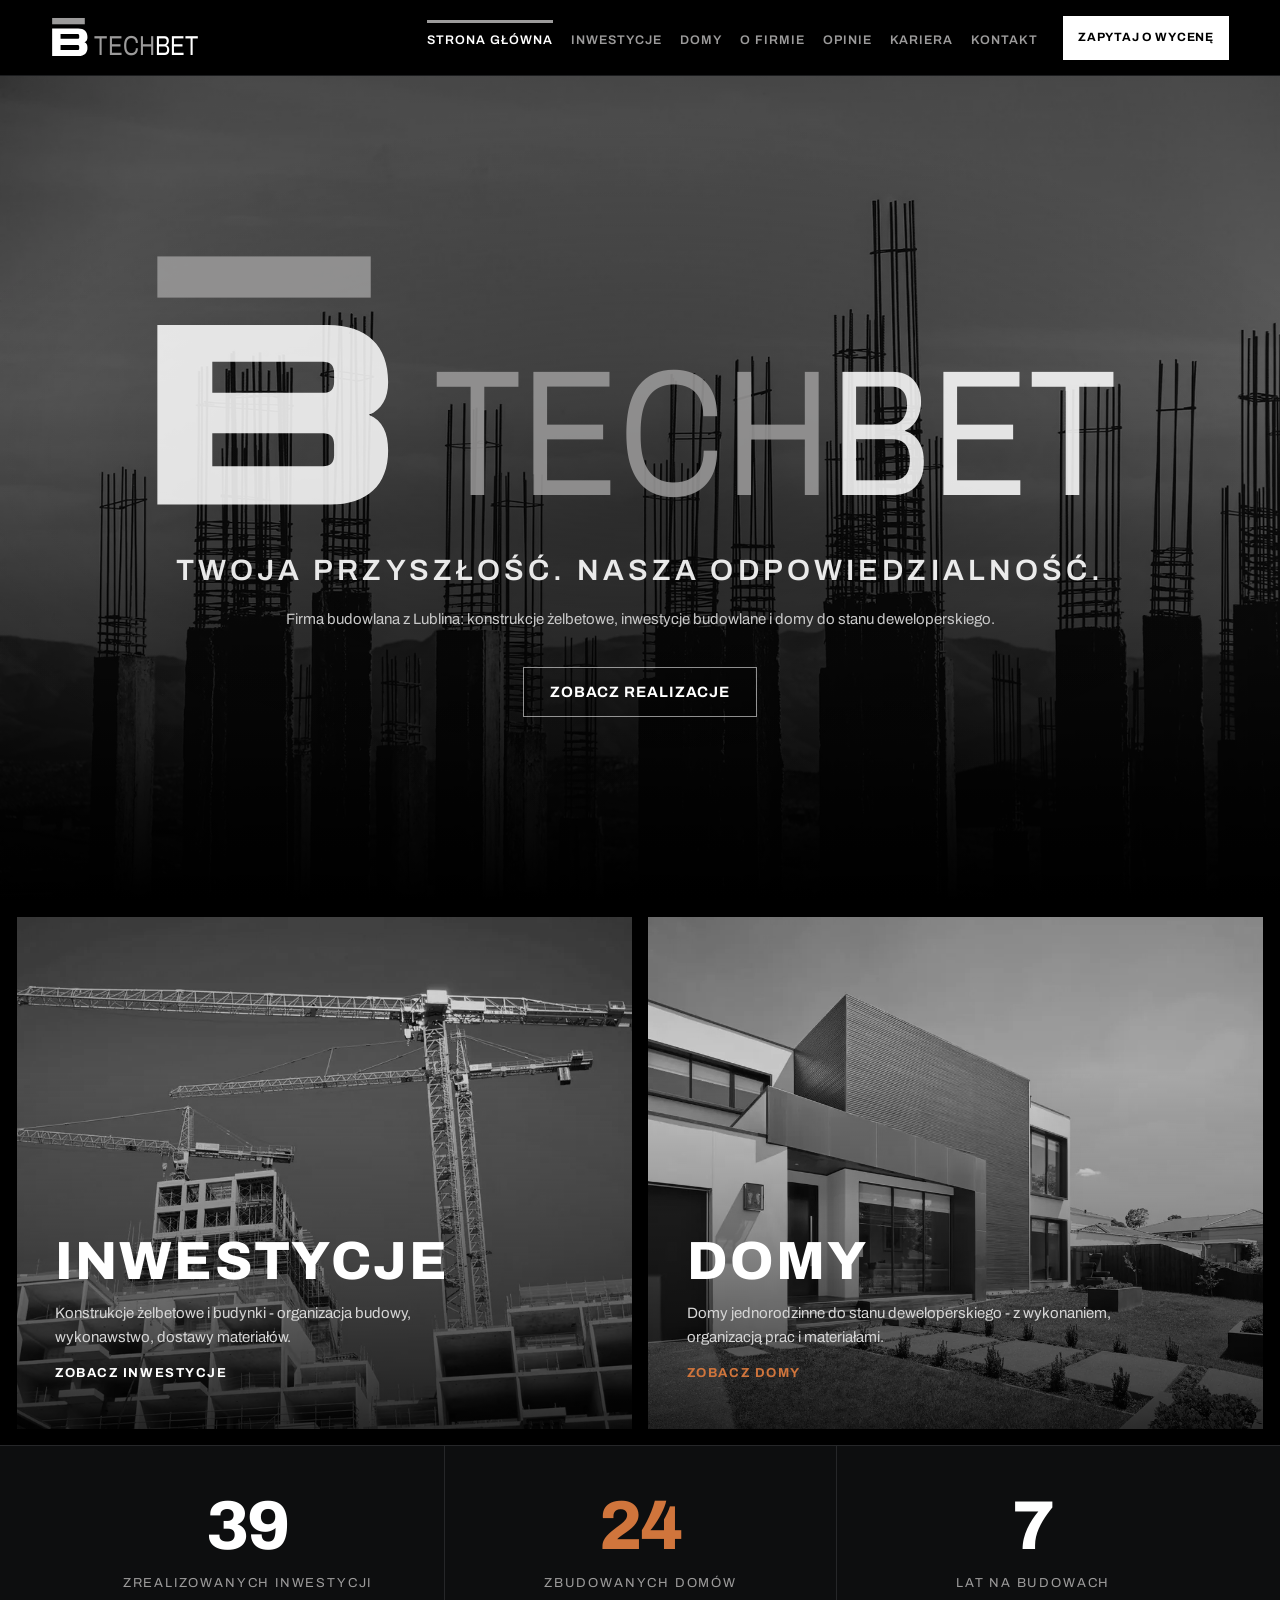
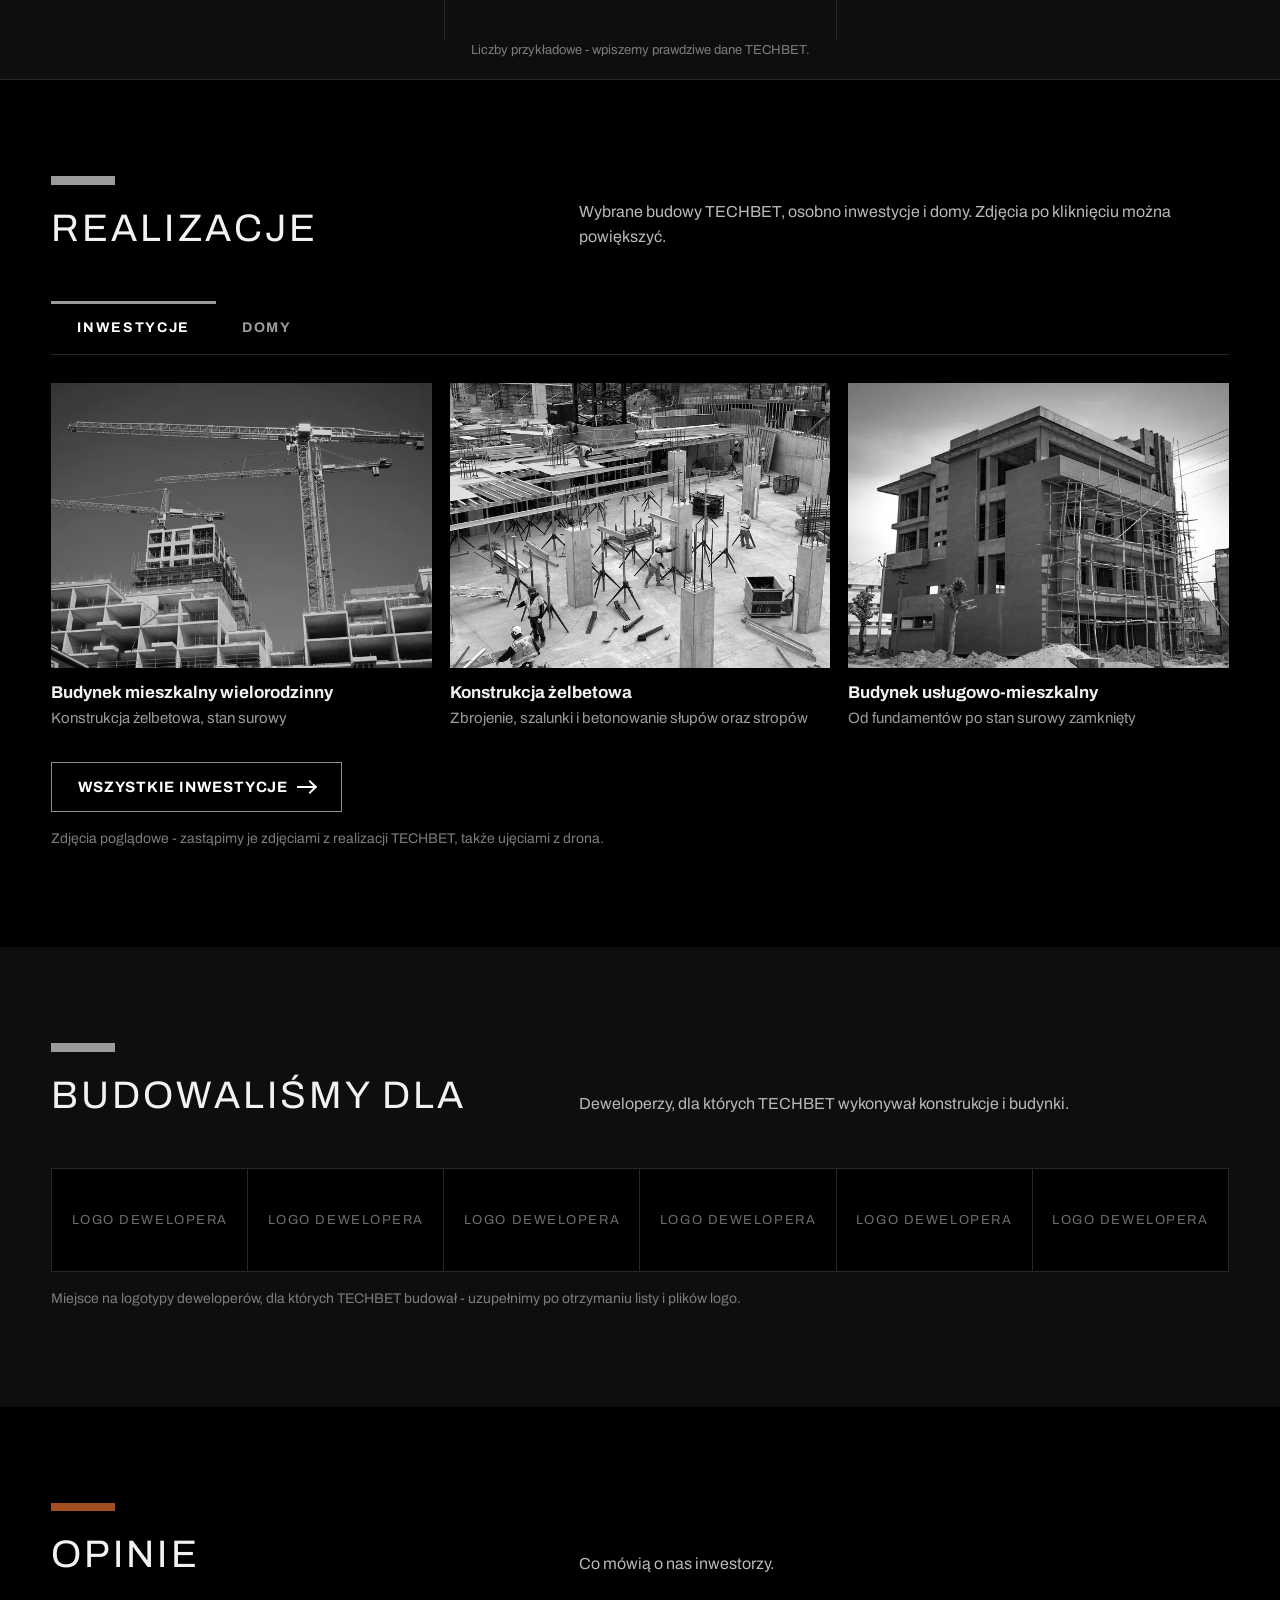
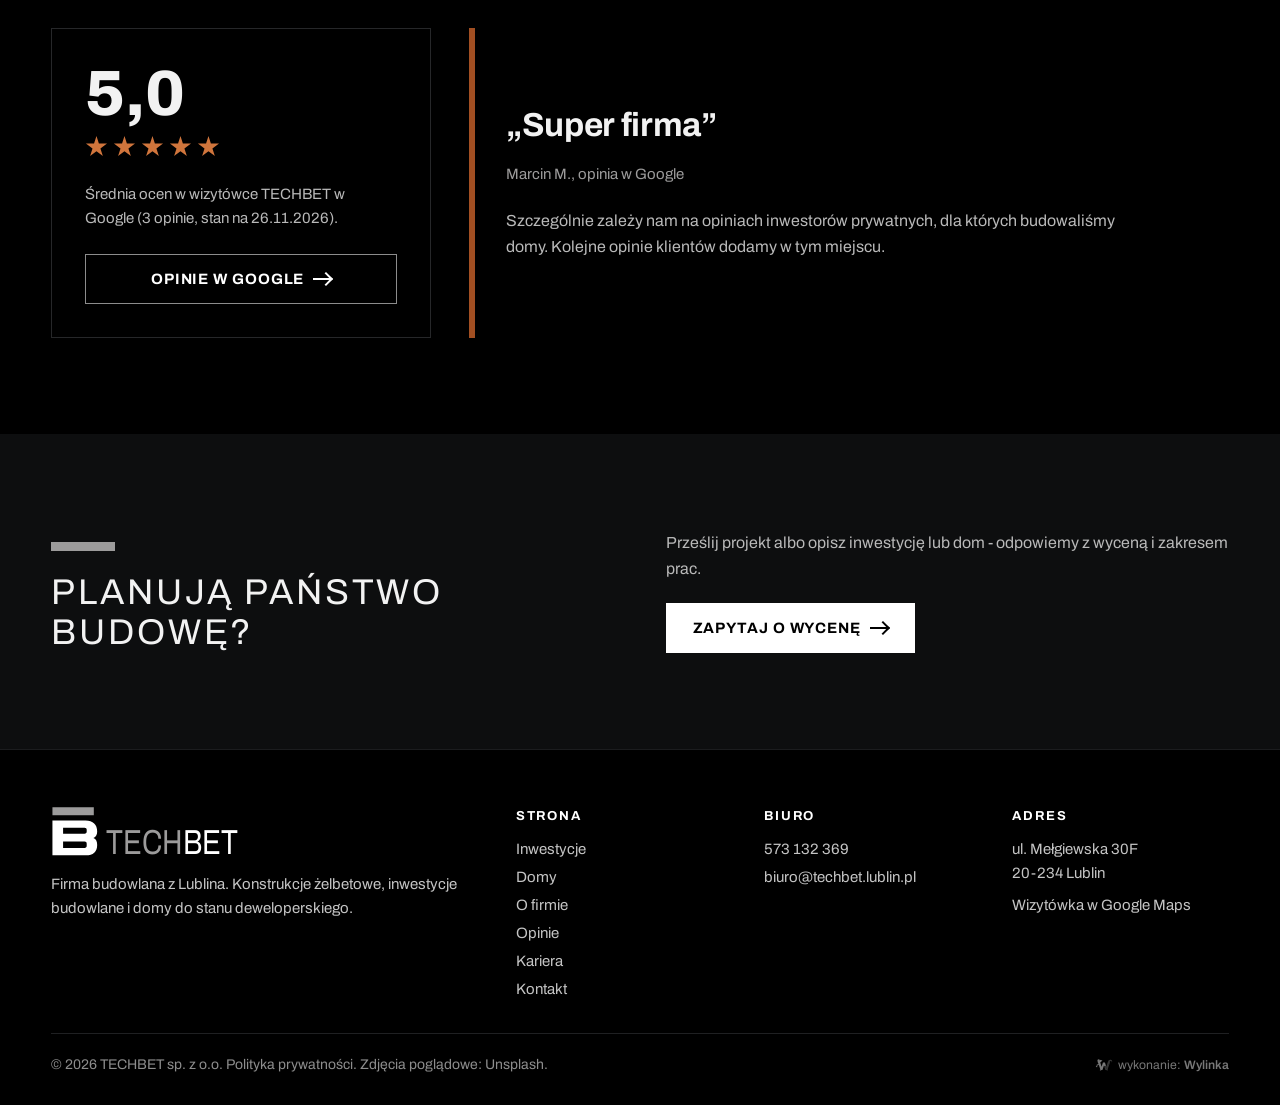
<file: index.html>
<!doctype html>
<html lang="pl">
<head>
<meta charset="utf-8">
<meta name="viewport" content="width=device-width, initial-scale=1">
<title>TECHBET Lublin - konstrukcje żelbetowe, inwestycje i domy do stanu deweloperskiego</title>
<meta name="description" content="TECHBET, firma budowlana z Lublina: konstrukcje żelbetowe, inwestycje budowlane oraz domy do stanu deweloperskiego. Twoja przyszłość. Nasza odpowiedzialność.">
<meta name="robots" content="noindex, nofollow" data-podglad>
<link rel="canonical" href="https://techbet.lublin.pl/">
<meta property="og:type" content="website">
<meta property="og:locale" content="pl_PL">
<meta property="og:title" content="TECHBET Lublin - konstrukcje żelbetowe, inwestycje i domy do stanu deweloperskiego">
<meta property="og:description" content="TECHBET, firma budowlana z Lublina: konstrukcje żelbetowe, inwestycje budowlane oraz domy do stanu deweloperskiego. Twoja przyszłość. Nasza odpowiedzialność.">
<meta property="og:url" content="https://techbet.lublin.pl/">
<meta property="og:image" content="https://techbet.lublin.pl/img/hero-1600.webp">
<meta name="theme-color" content="#000000">
<link rel="icon" href="img/favicon.svg" type="image/svg+xml">
<link rel="icon" href="img/favicon-48.png" sizes="48x48" type="image/png">
<link rel="apple-touch-icon" href="img/apple-touch-icon.png">
<link rel="preload" href="fonts/archivo-rdzen.woff2" as="font" type="font/woff2" crossorigin>
<link rel="preload" as="image" type="image/webp" imagesrcset="img/hero-640.webp 640w, img/hero-1024.webp 1024w, img/hero-1600.webp 1600w, img/hero-2000.webp 2000w, img/hero-2800.webp 2800w" imagesizes="max(100vw, 150vh)" fetchpriority="high">
<style>
@font-face{font-family:"Archivo";font-style:normal;font-weight:400 800;font-display:swap;src:url(fonts/archivo-rdzen.woff2) format("woff2");unicode-range:U+0020-007E,U+00A0,U+00A9,U+00AB,U+00B0,U+00B7,U+00BB,U+00D3,U+00D7,U+00F3,U+2013,U+2018-2019,U+201C-201E,U+2026}
@font-face{font-family:"Archivo";font-style:normal;font-weight:400 800;font-display:swap;src:url(fonts/archivo-pl.woff2) format("woff2");unicode-range:U+0104-0107,U+0118-0119,U+0141-0144,U+015A-015B,U+0179-017C}
:root{--tlo:#000;--tlo2:#0d0e0f;--tlo3:#17181a;--linia:#262729;--tekst:#f2f2f2;--tekst2:#b9b9b9;--szary:#9c9b9b;--miedz:#a24f22;--miedz-j:#d0753c;--hh:76px;--wrap:min(92vw,1720px)}
*{box-sizing:border-box;margin:0;padding:0}
html{scroll-behavior:smooth;scroll-padding-top:var(--hh);background:var(--tlo)}
body{font-family:"Archivo",system-ui,-apple-system,"Segoe UI",sans-serif;color:var(--tekst);background:var(--tlo);font-size:17px;line-height:1.6;-webkit-font-smoothing:antialiased;overflow-x:hidden}
img{display:block;max-width:100%}
a{color:inherit}
button{font:inherit;cursor:pointer;color:inherit}
.wrap{width:var(--wrap);margin:0 auto}
.sr{position:absolute;width:1px;height:1px;overflow:hidden;clip:rect(0 0 0 0);white-space:nowrap}

/* belka nad tekstem - motyw z logo (belka nad litera B) */
.belka{display:block;width:clamp(56px,5vw,96px);height:clamp(8px,.7vw,12px);background:var(--szary);margin-bottom:22px}
.m .belka,.belka.m{background:var(--miedz)}

/* przyciski: prostokatne, ostre */
.btn{display:inline-flex;align-items:center;justify-content:center;gap:.6em;min-height:50px;padding:0 26px;font-weight:700;font-size:15px;letter-spacing:.06em;text-transform:uppercase;text-decoration:none;border:1px solid transparent;transition:background .25s,color .25s,border-color .25s}
.btn-b{background:#fff;color:#000}
.btn-b:hover{background:var(--szary);color:#000}
.btn-o{border-color:rgba(255,255,255,.55);color:#fff;background:transparent}
.btn-o:hover{background:#fff;color:#000}
.btn-m{background:var(--miedz);color:#fff}
.btn-m:hover{background:#86401a}
.btn .str{display:inline-block;width:18px;height:2px;background:currentColor;position:relative}
.btn .str::after{content:"";position:absolute;right:0;top:-4px;width:8px;height:8px;border-top:2px solid currentColor;border-right:2px solid currentColor;transform:rotate(45deg)}

/* naglowek: szare odnosniki, podkreslenie u gory jak belka w logo */
.top{position:sticky;top:0;z-index:50;height:var(--hh);background:#000;border-bottom:1px solid #1b1c1e}
.top .wrap{height:100%;display:flex;align-items:center;gap:clamp(18px,2vw,36px)}
.logo{display:block;width:clamp(150px,11vw,184px);flex:none}
.logo svg{display:block;width:100%;height:auto}
.menu{display:flex;gap:clamp(16px,1.7vw,32px);margin-left:auto;list-style:none}
.menu a{position:relative;display:block;text-decoration:none;font-weight:600;font-size:13.5px;letter-spacing:.1em;text-transform:uppercase;color:var(--szary);padding:10px 0 6px;transition:color .2s}
.menu a::before{content:"";position:absolute;left:0;top:0;width:100%;height:3px;background:var(--szary);transform:scaleX(0);transform-origin:left;transition:transform .25s ease}
.menu a:hover,.menu a.akt{color:#fff}
.menu a:hover::before,.menu a.akt::before{transform:scaleX(1)}
.menu a.md::before{background:var(--miedz)}
.menu .tel-m{display:none}
.top .btn{min-height:44px;padding:0 18px;font-size:13px}
.burger{display:none;margin-left:auto;width:48px;height:48px;border:0;background:none;position:relative}
.burger span,.burger span::before,.burger span::after{position:absolute;left:12px;width:24px;height:2px;background:#fff;content:"";transition:transform .2s}
.burger span{top:23px}.burger span::before{left:0;top:-8px}.burger span::after{left:0;top:8px}
.burger[aria-expanded=true] span{background:transparent}
.burger[aria-expanded=true] span::before{transform:translateY(8px) rotate(45deg)}
.burger[aria-expanded=true] span::after{transform:translateY(-8px) rotate(-45deg)}

/* pierwszy ekran: jedno zdjecie, duze logo i haslo */
.hero{position:relative;min-height:calc(100svh - var(--hh));display:flex;align-items:center;justify-content:center;overflow:hidden;isolation:isolate;text-align:center}
.hero>img{position:absolute;inset:0;width:100%;height:100%;object-fit:cover;z-index:-2}
.hero::before{content:"";position:absolute;inset:0;z-index:-1;background:radial-gradient(ellipse 60% 45% at 50% 50%,rgba(0,0,0,.42) 0%,rgba(0,0,0,0) 100%),linear-gradient(to bottom,rgba(0,0,0,.62) 0%,rgba(0,0,0,.5) 40%,rgba(0,0,0,.72) 68%,rgba(0,0,0,.93) 88%,#000 100%)}
.hero .srodek{width:var(--wrap);padding:clamp(48px,8vh,96px) 0 clamp(56px,9vh,110px)}
.hero .duze-logo{display:block;width:min(86vw,980px);margin:0 auto;opacity:.86}
.hero .duze-logo svg{display:block;width:100%;height:auto}
.hero h1{margin-top:clamp(26px,4vh,48px);font-size:clamp(19px,2.3vw,42px);line-height:1.25;font-weight:600;letter-spacing:.14em;text-transform:uppercase;color:rgba(255,255,255,.9)}
.hero .pod{margin:clamp(14px,2vh,22px) auto 0;max-width:52em;color:#c9c9c9;font-size:clamp(15px,1.05vw,18px)}
.hero .akcje{margin-top:clamp(26px,4vh,44px);display:flex;gap:14px;justify-content:center;flex-wrap:wrap}

/* dwie drogi: inwestycje i domy z odstepem */
.drogi{display:grid;grid-template-columns:minmax(0,1fr) minmax(0,1fr);gap:clamp(12px,1.3vw,24px);padding:clamp(12px,1.3vw,24px)}
.droga{position:relative;display:flex;align-items:flex-end;height:clamp(360px,40vw,780px);overflow:hidden;text-decoration:none;isolation:isolate;background:#111}
.droga img{position:absolute;inset:0;width:100%;height:100%;object-fit:cover;z-index:-2}
.droga::after{content:"";position:absolute;inset:0;z-index:-1;background:linear-gradient(to top,rgba(0,0,0,.78) 0%,rgba(0,0,0,.25) 45%,rgba(0,0,0,0) 70%)}
.droga .tresc{padding:0 clamp(22px,3vw,60px) clamp(26px,3.4vw,60px)}
.droga h2{position:relative;display:inline-block;padding-top:clamp(14px,1.2vw,20px);font-size:clamp(34px,4.2vw,80px);line-height:1;font-weight:800;letter-spacing:.04em;text-transform:uppercase;color:#fff}
.droga h2::before{content:"";position:absolute;left:0;top:0;width:100%;height:clamp(6px,.6vw,10px);background:var(--szary);transform:scaleX(0);transform-origin:left;transition:transform .45s ease}
.droga.d-dom h2::before{background:var(--miedz)}
.droga p{margin-top:12px;color:#d6d6d6;font-size:clamp(15px,1.05vw,18px);max-width:30em}
.droga .wiecej{display:inline-block;margin-top:14px;font-size:13px;font-weight:700;letter-spacing:.12em;text-transform:uppercase;color:#fff}
.droga.d-dom .wiecej{color:var(--miedz-j)}
.droga:hover h2::before,.droga:focus-visible h2::before,.droga.wid h2::before{transform:scaleX(1)}

/* czarno-biale zdjecia, kolor po najechaniu (na telefonie po wejsciu w widok) */
.bw{filter:grayscale(1);transition:filter .7s ease,transform .8s ease}
.droga:hover .bw,.droga:focus-visible .bw,.karta:hover .bw,.karta:focus-within .bw,.wid .bw,.bw.wid{filter:grayscale(0)}
.droga:hover .bw{transform:scale(1.03)}

/* licznik */
.licznik{border-top:1px solid var(--linia);border-bottom:1px solid var(--linia);background:var(--tlo2)}
.licznik .wrap{display:grid;grid-template-columns:repeat(3,minmax(0,1fr));gap:0}
.licznik .poz{padding:clamp(30px,3.6vw,60px) clamp(10px,2vw,40px);text-align:center;border-left:1px solid var(--linia)}
.licznik .poz:first-child{border-left:0}
.licznik b{display:block;font-size:clamp(44px,5.4vw,104px);line-height:1;font-weight:800;letter-spacing:-.02em;color:#fff;font-variant-numeric:tabular-nums}
.licznik b.m{color:var(--miedz-j)}
.licznik span{display:block;margin-top:12px;font-size:clamp(13px,.95vw,15px);letter-spacing:.14em;text-transform:uppercase;color:var(--szary)}
.licznik .przyp{grid-column:1/-1;text-align:center;font-size:13px;color:#7c7c7c;padding:0 0 18px}

/* sekcje */
.sek{padding:clamp(64px,7.5vw,128px) 0}
.sek.t2{background:var(--tlo2)}
.glowa{display:grid;grid-template-columns:minmax(0,5fr) minmax(0,7fr);gap:clamp(24px,5vw,96px);align-items:end;margin-bottom:clamp(34px,4vw,60px)}
.glowa h2{font-size:clamp(28px,3vw,52px);line-height:1.12;font-weight:400;letter-spacing:.08em;text-transform:uppercase}
.glowa p{font-size:clamp(16px,1.15vw,19px);color:var(--tekst2);max-width:44em}
.glowa p+p{margin-top:12px}

/* zakladki realizacji */
.zakl{display:flex;gap:0;margin-bottom:28px;border-bottom:1px solid var(--linia)}
.zakl button{position:relative;background:none;border:0;padding:16px 26px 14px;font-size:14px;font-weight:700;letter-spacing:.12em;text-transform:uppercase;color:var(--szary)}
.zakl button::before{content:"";position:absolute;left:0;top:0;width:100%;height:3px;background:var(--szary);transform:scaleX(0);transform-origin:left;transition:transform .25s}
.zakl button.md::before{background:var(--miedz)}
.zakl button[aria-selected=true]{color:#fff}
.zakl button[aria-selected=true]::before,.zakl button:hover::before{transform:scaleX(1)}
.panel[hidden]{display:none}

/* karty realizacji */
.siatka{display:grid;grid-template-columns:repeat(3,minmax(0,1fr));gap:clamp(14px,1.4vw,26px)}
.karta{min-width:0}
.karta .foto{display:block;width:100%;border:0;padding:0;background:#111;position:relative;aspect-ratio:4/3;overflow:hidden}
.karta .foto::before{content:"";position:absolute;left:0;top:0;width:42%;height:6px;z-index:1;background:var(--szary);transform:scaleX(0);transform-origin:left;transition:transform .35s}
.m .karta .foto::before,.karta.m .foto::before{background:var(--miedz)}
.karta:hover .foto::before,.karta.wid .foto::before{transform:scaleX(1)}
.karta .foto img{width:100%;height:100%;object-fit:cover}
.karta h3{font-size:clamp(17px,1.2vw,20px);font-weight:700;margin-top:14px;line-height:1.3}
.karta p{font-size:15px;margin-top:2px;color:var(--szary)}
.nawig{display:flex;align-items:center;justify-content:space-between;gap:20px;margin-top:32px;flex-wrap:wrap}

/* galeria w karcie (przesuwana palcem i mysza) */
.mini{position:relative}
.tor{display:flex;overflow-x:auto;scroll-snap-type:x mandatory;scrollbar-width:none;cursor:grab}
.tor::-webkit-scrollbar{display:none}
.tor.ciag{cursor:grabbing;scroll-snap-type:none}
.tor.ciag *{pointer-events:none}
.tor .foto{flex:0 0 100%;scroll-snap-align:start}
.mini .licz{position:absolute;right:10px;bottom:10px;z-index:2;background:rgba(0,0,0,.7);color:#fff;font-size:13px;padding:3px 9px}
.mini .mp,.mini .mn{position:absolute;top:50%;margin-top:-22px;z-index:2;width:44px;height:44px;border:1px solid rgba(255,255,255,.6);background:rgba(0,0,0,.55)}
.mini .mp{left:8px}.mini .mn{right:8px}
.mini .mp::after,.mini .mn::after{content:"";position:absolute;left:50%;top:50%;width:10px;height:10px;border-top:2px solid #fff;border-right:2px solid #fff}
.mini .mn::after{transform:translate(-70%,-50%) rotate(45deg)}
.mini .mp::after{transform:translate(-30%,-50%) rotate(-135deg)}
.mini button:disabled{opacity:.25;cursor:default}

/* budowalismy dla */
.loga{display:grid;grid-template-columns:repeat(6,minmax(0,1fr));gap:1px;background:var(--linia);border:1px solid var(--linia)}
.loga li{list-style:none;background:var(--tlo);display:flex;align-items:center;justify-content:center;min-height:clamp(96px,8vw,140px);padding:16px;text-align:center;color:#6c6c6c;font-size:13px;letter-spacing:.12em;text-transform:uppercase}
.uwaga{margin-top:16px;font-size:14px;color:#7c7c7c}

/* opinie */
.opinie{display:grid;grid-template-columns:minmax(0,4fr) minmax(0,8fr);gap:clamp(20px,3vw,56px);align-items:stretch}
.ocena{border:1px solid var(--linia);padding:clamp(24px,2.6vw,44px);display:flex;flex-direction:column;justify-content:space-between;gap:24px}
.ocena b{display:block;font-size:clamp(56px,5vw,92px);line-height:1;font-weight:800}
.gw{display:flex;gap:6px;margin-top:10px}
.gw i{display:block;width:22px;height:22px;background:var(--miedz-j);clip-path:polygon(50% 0,61% 35%,98% 35%,68% 57%,79% 91%,50% 70%,21% 91%,32% 57%,2% 35%,39% 35%)}
.ocena p{color:var(--tekst2);font-size:15px}
.cyt{border-left:6px solid var(--miedz);padding:clamp(10px,1vw,16px) 0 clamp(10px,1vw,16px) clamp(20px,2.4vw,44px);display:flex;flex-direction:column;justify-content:center}
.cyt blockquote{font-size:clamp(26px,2.6vw,46px);line-height:1.2;font-weight:700;letter-spacing:-.01em}
.cyt figcaption{margin-top:16px;color:var(--szary);font-size:15px}
.cyt .dop{margin-top:22px;color:var(--tekst2);font-size:16px;max-width:40em}

/* trzy punkty */
.trzy{display:grid;grid-template-columns:repeat(3,minmax(0,1fr));gap:clamp(24px,3vw,56px)}
.trzy div{border-top:1px solid var(--linia);padding-top:22px;position:relative}
.trzy div::before{content:"";position:absolute;left:0;top:-1px;width:64px;height:8px;background:var(--szary)}
.trzy h3{font-size:clamp(20px,1.5vw,26px);font-weight:700;margin:8px 0 10px;line-height:1.2}
.trzy p{color:var(--tekst2)}

/* kontakt i formularz */
.kon{display:grid;grid-template-columns:minmax(0,5fr) minmax(0,7fr);gap:clamp(32px,5vw,96px)}
.kon h2{font-size:clamp(28px,3vw,52px);line-height:1.12;font-weight:400;letter-spacing:.08em;text-transform:uppercase;margin-bottom:18px}
.kon>div>p{color:var(--tekst2)}
.dane{list-style:none;margin-top:28px;display:grid;gap:18px}
.dane li{border-top:1px solid var(--linia);padding-top:14px}
.dane b{display:block;font-size:13px;letter-spacing:.12em;text-transform:uppercase;color:var(--szary);font-weight:600;margin-bottom:2px}
.dane a{font-size:clamp(18px,1.35vw,23px);font-weight:700;text-decoration:none}
.dane a:hover{text-decoration:underline}
.dane span{font-size:18px}
form{background:var(--tlo3);padding:clamp(22px,3vw,48px);display:grid;grid-template-columns:minmax(0,1fr) minmax(0,1fr);gap:16px 18px;align-content:start}
form .cala{grid-column:1/-1}
label{display:block;font-size:13px;letter-spacing:.06em;font-weight:600;margin-bottom:6px;color:#d0d0d0}
input,select,textarea{width:100%;font:inherit;font-size:16px;padding:12px 14px;border:1px solid #3a3b3e;background:#0b0b0c;color:#fff;border-radius:0}
textarea{min-height:120px;resize:vertical}
input:focus,select:focus,textarea:focus{outline:2px solid #fff;outline-offset:0;border-color:#fff}
input[type=file]{padding:10px}
.wybor{display:flex;gap:10px}
.wybor label{flex:1;margin:0;display:flex;align-items:center;justify-content:center;gap:8px;min-height:50px;border:1px solid #3a3b3e;background:#0b0b0c;font-size:15px;cursor:pointer;color:#fff}
.wybor input{width:auto;accent-color:var(--miedz)}
.wybor label:has(input:checked){border-color:#fff}
.zgoda{display:flex!important;gap:10px;align-items:flex-start;font-weight:400!important;letter-spacing:0!important;font-size:14px!important;color:var(--tekst2)!important}
.zgoda input{width:auto;margin-top:4px;accent-color:var(--miedz)}
form .btn{justify-self:start}
.wynik{font-weight:600;font-size:15px;color:#fff}

/* mapa google - wizytowka firmy */
.mapa{position:relative;background:var(--tlo2)}
.mapa iframe{display:block;width:100%;height:clamp(340px,40vw,560px);border:0;filter:grayscale(.35) contrast(1.05)}
.mapa .pasek{display:flex;align-items:center;justify-content:space-between;gap:16px;flex-wrap:wrap;padding:22px 0}
.mapa .pasek p{color:var(--tekst2)}

/* stopka */
.stopka{background:#000;border-top:1px solid #1b1c1e;color:#c4c4c4;padding:56px 0 28px;font-size:15px}
.stopka .wrap{display:grid;grid-template-columns:minmax(0,2fr) repeat(3,minmax(0,1fr));gap:32px}
.stopka .logo{width:190px;margin-bottom:14px}
.stopka h3{font-size:13px;letter-spacing:.14em;text-transform:uppercase;color:#fff;margin-bottom:10px}
.stopka a{text-decoration:none}
.stopka a:hover{text-decoration:underline}
.stopka ul{list-style:none;display:grid;gap:4px}
.spod{grid-column:1/-1;display:flex;flex-wrap:wrap;justify-content:space-between;align-items:center;gap:12px;border-top:1px solid #1f2022;padding-top:20px;font-size:14px;color:#8d8d8d}

/* pasek na telefonie po przewinieciu */
.mob{display:none}

/* powiekszenie zdjec */
.lb{position:fixed;inset:0;z-index:100;background:rgba(0,0,0,.95);display:none;align-items:center;justify-content:center;padding:56px 64px}
.lb.on{display:flex}
.lb img{max-width:100%;max-height:100%;object-fit:contain}
.lb button{position:absolute;width:52px;height:52px;border:1px solid #fff;background:rgba(0,0,0,.4);color:#fff}
.lb .zam{top:14px;right:14px}
.lb .zam::before,.lb .zam::after{content:"";position:absolute;left:13px;top:24px;width:24px;height:2px;background:#fff;transform:rotate(45deg)}
.lb .zam::after{transform:rotate(-45deg)}
.lb .pop,.lb .nast{top:50%;margin-top:-26px}
.lb .pop{left:10px}.lb .nast{right:10px}
.lb .pop::after,.lb .nast::after{content:"";position:absolute;left:50%;top:50%;width:11px;height:11px;border-top:2px solid #fff;border-right:2px solid #fff}
.lb .nast::after{transform:translate(-70%,-50%) rotate(45deg)}
.lb .pop::after{transform:translate(-30%,-50%) rotate(-135deg)}
.lb p{position:absolute;bottom:16px;left:0;right:0;text-align:center;color:#e5e5e5;font-size:15px}

/* ===== podstrony ===== */
.ph{position:relative;min-height:clamp(420px,62vh,720px);display:flex;align-items:flex-end;overflow:hidden;isolation:isolate}
.ph>img{position:absolute;inset:0;width:100%;height:100%;object-fit:cover;z-index:-2}
.ph::before{content:"";position:absolute;inset:0;z-index:-1;background:linear-gradient(to top,#000 0%,rgba(0,0,0,.86) 22%,rgba(0,0,0,.5) 60%,rgba(0,0,0,.35) 100%)}
.ph .wrap{padding:clamp(40px,6vh,72px) 0 clamp(40px,7vh,84px)}
.ph h1,.pn h1{font-size:clamp(30px,3.6vw,66px);line-height:1.1;font-weight:400;letter-spacing:.07em;text-transform:uppercase;max-width:20em}
.lead{margin-top:18px;font-size:clamp(17px,1.25vw,21px);color:#d2d2d2;max-width:44em}
.ph .btn,.pn .btn{margin-top:28px}
.pn{padding:clamp(48px,6vw,96px) 0 clamp(36px,4vw,64px);border-bottom:1px solid var(--linia)}
.okr ol{list-style:none;display:flex;flex-wrap:wrap;gap:8px;font-size:13px;letter-spacing:.08em;text-transform:uppercase;color:var(--szary);margin-bottom:22px}
.okr li+li::before{content:"/";margin-right:8px;color:#555}
.okr a{text-decoration:none}
.okr a:hover{color:#fff}

.wiersze{list-style:none;display:grid;grid-template-columns:repeat(2,minmax(0,1fr));gap:0 clamp(24px,4vw,80px)}
.wiersze li{border-top:1px solid var(--linia);padding:22px 0 24px}
.wiersze h3{font-size:clamp(19px,1.4vw,24px);font-weight:700;margin-bottom:6px}
.wiersze p{color:var(--tekst2)}
.etapy{list-style:none;display:grid;grid-template-columns:repeat(3,minmax(0,1fr));gap:clamp(20px,2.4vw,44px)}
.etapy li{border-top:1px solid var(--linia);padding-top:18px}
.etapy .nr{display:block;font-size:clamp(30px,2.6vw,44px);font-weight:800;color:var(--szary);line-height:1;margin-bottom:12px}
.m .etapy .nr{color:var(--miedz-j)}
.etapy h3{font-size:clamp(18px,1.3vw,22px);font-weight:700;margin-bottom:6px}
.etapy p{color:var(--tekst2)}
.cta .wrap{display:grid;grid-template-columns:minmax(0,1fr) minmax(0,1fr);gap:clamp(24px,4vw,80px);align-items:end}
.cta h2{font-size:clamp(26px,2.8vw,48px);line-height:1.12;font-weight:400;letter-spacing:.08em;text-transform:uppercase}
.cta p{color:var(--tekst2);margin-bottom:22px;font-size:clamp(16px,1.15vw,19px)}
.rej{width:100%;border-collapse:collapse;font-size:16px}
.rej th,.rej td{text-align:left;padding:12px 0;border-top:1px solid var(--linia);vertical-align:top}
.rej th{width:34%;color:var(--szary);font-weight:600;padding-right:16px}
.dwie{display:grid;grid-template-columns:repeat(2,minmax(0,1fr));gap:clamp(12px,1.3vw,24px)}

/* kariera */
.oferty{list-style:none;display:grid;gap:0;border-top:1px solid var(--linia)}
.oferty li{display:grid;grid-template-columns:minmax(0,1fr) auto;gap:20px;align-items:center;padding:26px 0;border-bottom:1px solid var(--linia)}
.oferty h3{font-size:clamp(20px,1.6vw,28px);font-weight:700}
.oferty p{color:var(--tekst2)}
.brak{border:1px solid var(--linia);padding:clamp(28px,4vw,64px);display:grid;grid-template-columns:minmax(0,1fr) auto;gap:24px;align-items:center}
.brak h3{font-size:clamp(24px,2.2vw,38px);line-height:1.15;font-weight:800}
.brak p{margin-top:10px;color:var(--tekst2);max-width:44em}

.polityka{padding:clamp(40px,5vw,80px) 0 clamp(64px,7vw,110px);max-width:860px}
.polityka h2{font-size:clamp(22px,1.8vw,30px);font-weight:700;margin:36px 0 10px}
.polityka p,.polityka li{color:var(--tekst2)}
.polityka ul{padding-left:20px}
.polityka a{color:#fff}

.wylinka-badge{display:inline-flex;align-items:center;gap:.4em;color:inherit;text-decoration:none;font-size:.875em;line-height:1;opacity:.85}
.wylinka-badge:hover,.wylinka-badge:focus-visible{opacity:1}
.wylinka-badge:focus-visible{outline:2px solid currentColor;outline-offset:3px;border-radius:2px}
.wylinka-badge svg{width:18px;height:18px;flex:none;overflow:visible}
.wylinka-badge b{font-weight:600}
.wylinka-badge .wy-old{opacity:.45;transform-origin:40px 30px;transition:transform .32s cubic-bezier(.3,.7,.4,1),opacity .32s ease-out}
.wylinka-badge .wy-pod{opacity:0;transition:opacity .2s ease-out .08s}
.wylinka-badge:hover .wy-old,.wylinka-badge:focus-visible .wy-old{transform:translate(9px,7px) rotate(9deg);opacity:0}
.wylinka-badge:hover .wy-pod,.wylinka-badge:focus-visible .wy-pod{opacity:1}
@media (prefers-reduced-motion:reduce){.wylinka-badge .wy-old,.wylinka-badge .wy-pod{transition:none}.wylinka-badge:hover .wy-old,.wylinka-badge:focus-visible .wy-old{transform:none;opacity:.45}.wylinka-badge:hover .wy-pod,.wylinka-badge:focus-visible .wy-pod{opacity:0}}
@media (max-width:1280px){
  .menu{gap:18px}
  .menu a{font-size:12.5px;letter-spacing:.08em}
  .top .btn{padding:0 14px;font-size:12px}
}
@media (max-width:1140px){
  :root{--hh:64px}
  .menu,.top .btn{display:none}
  .burger{display:block}
  .menu.otw{display:flex;position:fixed;top:var(--hh);left:0;right:0;flex-direction:column;gap:0;background:#000;border-bottom:1px solid #222;padding:4px 4vw 22px;max-height:calc(100svh - var(--hh));overflow-y:auto}
  .menu.otw a{padding:15px 0 13px 0;font-size:16px;border-bottom:1px solid #1d1e20}
  .menu.otw a::before{width:44px}
  .menu.otw li.tel-m{display:block}
  .menu.otw li.tel-m a{color:#fff}
  .glowa,.kon,.opinie{grid-template-columns:minmax(0,1fr)}
  .glowa{gap:16px}
  .siatka{grid-template-columns:repeat(2,minmax(0,1fr))}
  .loga{grid-template-columns:repeat(3,minmax(0,1fr))}
  .wiersze{grid-template-columns:minmax(0,1fr)}
  .etapy{grid-template-columns:repeat(2,minmax(0,1fr))}
  .cta .wrap{grid-template-columns:minmax(0,1fr)}
  .stopka .wrap{grid-template-columns:minmax(0,1fr) minmax(0,1fr)}
  .stopka .wrap>div:first-child{grid-column:1/-1}
}
@media (max-width:760px){
  .hero{min-height:calc(100svh - var(--hh))}
  .hero .srodek{padding:40px 0 48px}
  .hero::before{background:radial-gradient(ellipse 90% 50% at 50% 55%,rgba(0,0,0,.5) 0%,rgba(0,0,0,0) 100%),linear-gradient(to bottom,rgba(0,0,0,.66) 0%,rgba(0,0,0,.58) 45%,rgba(0,0,0,.8) 75%,#000 100%)}
  .hero .duze-logo{width:88vw}
  .hero h1{font-size:clamp(17px,5vw,22px);letter-spacing:.1em}
  .hero .pod{font-size:15px}
  .hero .akcje .btn{min-height:48px}
  .btn{font-size:14px;letter-spacing:.04em;padding:12px 20px;line-height:1.3;text-align:center}
  .drogi{grid-template-columns:minmax(0,1fr);gap:12px;padding:12px}
  .droga{height:auto;aspect-ratio:4/3.4;min-height:300px}
  .droga h2{font-size:clamp(32px,10vw,44px)}
  .licznik .wrap{grid-template-columns:minmax(0,1fr)}
  .licznik .poz{border-left:0;border-top:1px solid var(--linia);padding:26px 4vw}
  .licznik .poz:first-child{border-top:0}
  .siatka{grid-template-columns:minmax(0,1fr);gap:30px}
  .loga{grid-template-columns:repeat(2,minmax(0,1fr))}
  .zakl{overflow-x:auto}
  .zakl button{padding:14px 18px 12px;font-size:13px;flex:1}
  .trzy{grid-template-columns:minmax(0,1fr);gap:28px}
  .etapy{grid-template-columns:minmax(0,1fr);gap:28px}
  .dwie{grid-template-columns:minmax(0,1fr)}
  form{grid-template-columns:minmax(0,1fr)}
  .ph{min-height:calc(100svh - var(--hh))}
  .ph h1{font-size:clamp(25px,7vw,32px)}
  .lead{font-size:16px}
  .pn{padding:30px 0 28px}
  .pn h1{font-size:clamp(25px,7vw,32px)}
  .oferty li,.brak{grid-template-columns:minmax(0,1fr)}
  .rej th{width:42%}
  .lb{padding:56px 8px}
  .lb .pop,.lb .nast{top:auto;bottom:10px;margin:0}
  .lb p{bottom:72px}
  .mob{display:grid;grid-template-columns:1fr 1fr;position:fixed;left:0;right:0;bottom:0;z-index:40;transform:translateY(110%);transition:transform .25s}
  .mob.widac{transform:none}
  .mob a{min-height:54px;display:flex;align-items:center;justify-content:center;font-weight:700;font-size:14px;letter-spacing:.08em;text-transform:uppercase;text-decoration:none}
  .mob a:first-child{background:#1a1b1d;color:#fff;border-top:1px solid #2a2b2e}
  .mob a:last-child{background:#fff;color:#000}
  .stopka{padding-bottom:80px}
}
@media (prefers-reduced-motion:reduce){*{transition:none!important;scroll-behavior:auto!important}}

</style>
<script type="application/ld+json">
{
 "@context": "https://schema.org",
 "@graph": [
  {
   "@type": "GeneralContractor",
   "@id": "https://techbet.lublin.pl/#firma",
   "name": "TECHBET",
   "legalName": "TECHBET Spółka z ograniczoną odpowiedzialnością",
   "url": "https://techbet.lublin.pl/",
   "logo": "https://techbet.lublin.pl/img/logo-192.png",
   "image": "https://techbet.lublin.pl/img/hero-1600.webp",
   "description": "Firma budowlana z Lublina: konstrukcje żelbetowe, inwestycje budowlane oraz domy do stanu deweloperskiego. Wykonanie, organizacja budowy i dostawy materiałów.",
   "slogan": "Twoja przyszłość. Nasza odpowiedzialność.",
   "telephone": "+48573132369",
   "email": "biuro@techbet.lublin.pl",
   "hasMap": "https://maps.google.com/?cid=6404524912836694314",
   "address": {
    "@type": "PostalAddress",
    "streetAddress": "ul. Mełgiewska 30F",
    "postalCode": "20-234",
    "addressLocality": "Lublin",
    "addressCountry": "PL"
   },
   "geo": {
    "@type": "GeoCoordinates",
    "latitude": 51.2485789,
    "longitude": 22.6245753
   },
   "taxID": "9462686367",
   "vatID": "PL9462686367",
   "areaServed": "Lublin"
  },
  {
   "@type": "WebSite",
   "@id": "https://techbet.lublin.pl/#strona",
   "url": "https://techbet.lublin.pl/",
   "name": "TECHBET",
   "inLanguage": "pl-PL",
   "publisher": {
    "@id": "https://techbet.lublin.pl/#firma"
   }
  }
 ]
}
</script>
</head>
<body>
<svg width="0" height="0" style="position:absolute" aria-hidden="true">
  <defs>
    <path id="b-glif" fill-rule="evenodd" d="M48 172H234C277 172 300 195 300 234C300 252 293 264 279 270C294 276 300 290 300 309C300 347 277 368 237 368H48ZM108 212H229C237 212 241 216 241 224V234C241 242 237 246 229 246H108ZM108 290H229C237 290 241 294 241 302V314C241 322 237 326 229 326H108Z"/>
  </defs>
</svg>

<header class="top">
  <div class="wrap">
    <a class="logo" href="./" aria-label="TECHBET - strona główna"><svg viewBox="40 90 1070 290" aria-hidden="true"><rect x="48" y="97" width="233" height="45" fill="#9c9b9b"/><use href="#b-glif" fill="#fff"/><text x="350" y="358" font-family="Archivo,sans-serif" font-size="196" font-weight="400" textLength="745" lengthAdjust="spacingAndGlyphs"><tspan fill="#9c9b9b">TECH</tspan><tspan fill="#fff">BET</tspan></text></svg></a>
    <ul class="menu" id="menu">
      <li><a href="" class="akt" aria-current="page">Strona główna</a></li>
      <li><a href="inwestycje/">Inwestycje</a></li>
      <li><a href="domy/" class="md">Domy</a></li>
      <li><a href="o-firmie/">O firmie</a></li>
      <li><a href="opinie/">Opinie</a></li>
      <li><a href="kariera/">Kariera</a></li>
      <li><a href="kontakt/">Kontakt</a></li>
      <li class="tel-m"><a href="tel:+48573132369">Biuro: 573 132 369</a></li>
    </ul>
    <a class="btn btn-b" href="kontakt/">Zapytaj o wycenę</a>
    <button class="burger" aria-expanded="false" aria-controls="menu" aria-label="Menu"><span></span></button>
  </div>
</header>

<main>
<section class="hero">
  <img src="img/hero-1024.webp" srcset="img/hero-640.webp 640w, img/hero-1024.webp 1024w, img/hero-1600.webp 1600w, img/hero-2000.webp 2000w, img/hero-2800.webp 2800w" sizes="max(100vw, 150vh)" width="2800" height="1867" alt="Zbrojenie słupów żelbetowych na budowie" fetchpriority="high">
  <div class="srodek">
    <span class="duze-logo"><svg viewBox="40 90 1070 290" aria-hidden="true" role="img"><rect x="48" y="97" width="233" height="45" fill="#9c9b9b"/><use href="#b-glif" fill="#fff"/><text x="350" y="358" font-family="Archivo,sans-serif" font-size="196" font-weight="400" textLength="745" lengthAdjust="spacingAndGlyphs"><tspan fill="#9c9b9b">TECH</tspan><tspan fill="#fff">BET</tspan></text></svg></span>
    <h1><span class="sr">TECHBET - firma budowlana z Lublina. </span>Twoja przyszłość. Nasza odpowiedzialność.</h1>
    <p class="pod">Firma budowlana z Lublina: konstrukcje żelbetowe, inwestycje budowlane i domy do stanu deweloperskiego.</p>
    <div class="akcje"><a class="btn btn-o" href="#realizacje">Zobacz realizacje</a></div>
  </div>
</section>

<section class="drogi" aria-label="Inwestycje i domy">
  <a class="droga d-inw" href="inwestycje/">
    <img class="bw" src="img/inw-1024.webp" srcset="img/inw-640.webp 640w, img/inw-1024.webp 1024w, img/inw-1600.webp 1600w, img/inw-2000.webp 2000w" sizes="(max-width:760px) 128vw, 62vw" width="2000" height="1333" loading="lazy" alt="Budynek w budowie z dźwigami wieżowymi">
    <div class="tresc"><h2>Inwestycje</h2><p>Konstrukcje żelbetowe i budynki - organizacja budowy, wykonawstwo, dostawy materiałów.</p><span class="wiecej">Zobacz inwestycje</span></div>
  </a>
  <a class="droga d-dom" href="domy/">
    <img class="bw" src="img/d-hero-1024.webp" srcset="img/d-hero-640.webp 640w, img/d-hero-1024.webp 1024w, img/d-hero-1600.webp 1600w, img/d-hero-2000.webp 2000w" sizes="(max-width:760px) 128vw, 62vw" width="2000" height="1677" loading="lazy" alt="Nowoczesny dom jednorodzinny z drewnianą elewacją">
    <div class="tresc"><h2>Domy</h2><p>Domy jednorodzinne do stanu deweloperskiego - z wykonaniem, organizacją prac i materiałami.</p><span class="wiecej">Zobacz domy</span></div>
  </a>
</section>

<section class="licznik" aria-label="TECHBET w liczbach">
  <div class="wrap">
    <div class="poz"><b data-do="40">40</b><span>zrealizowanych inwestycji</span></div>
    <div class="poz"><b class="m" data-do="25">25</b><span>zbudowanych domów</span></div>
    <div class="poz"><b data-do="7">7</b><span>lat na budowach</span></div>
    <p class="przyp">Liczby przykładowe - wpiszemy prawdziwe dane TECHBET.</p>
  </div>
</section>

<section class="sek" id="realizacje">
  <div class="wrap">
    <div class="glowa">
      <div><span class="belka"></span><h2>Realizacje</h2></div>
      <p>Wybrane budowy TECHBET, osobno inwestycje i domy. Zdjęcia po kliknięciu można powiększyć.</p>
    </div>
    <div class="zakl" role="tablist" aria-label="Rodzaj realizacji">
      <button role="tab" id="z-inw" aria-controls="p-inw" aria-selected="true">Inwestycje</button>
      <button role="tab" id="z-dom" class="md" aria-controls="p-dom" aria-selected="false" tabindex="-1">Domy</button>
    </div>
    <div class="panel" id="p-inw" role="tabpanel" aria-labelledby="z-inw">
      <div class="siatka">
  <article class="karta"><button class="foto" data-big="img/n6-1600.webp" data-opis="Budynek mieszkalny wielorodzinny" aria-label="Powiększ: Budynek mieszkalny wielorodzinny"><img class="bw" src="img/n6-720.webp" srcset="img/n6-720.webp 720w, img/n6-1600.webp 1600w" sizes="(max-width:760px) 92vw, (max-width:1140px) 46vw, 30vw" width="720" height="480" loading="lazy" alt="Budynek mieszkalny wielorodzinny"></button><h3>Budynek mieszkalny wielorodzinny</h3><p>Konstrukcja żelbetowa, stan surowy</p></article>
  <article class="karta"><button class="foto" data-big="img/n2-1600.webp" data-opis="Konstrukcja żelbetowa" aria-label="Powiększ: Konstrukcja żelbetowa"><img class="bw" src="img/n2-720.webp" srcset="img/n2-720.webp 720w, img/n2-1600.webp 1600w" sizes="(max-width:760px) 92vw, (max-width:1140px) 46vw, 30vw" width="720" height="540" loading="lazy" alt="Konstrukcja żelbetowa"></button><h3>Konstrukcja żelbetowa</h3><p>Zbrojenie, szalunki i betonowanie słupów oraz stropów</p></article>
  <article class="karta"><button class="foto" data-big="img/n3-1600.webp" data-opis="Budynek usługowo-mieszkalny" aria-label="Powiększ: Budynek usługowo-mieszkalny"><img class="bw" src="img/n3-720.webp" srcset="img/n3-720.webp 720w, img/n3-1600.webp 1600w" sizes="(max-width:760px) 92vw, (max-width:1140px) 46vw, 30vw" width="720" height="480" loading="lazy" alt="Budynek usługowo-mieszkalny"></button><h3>Budynek usługowo-mieszkalny</h3><p>Od fundamentów po stan surowy zamknięty</p></article>
</div>
      <div class="nawig"><a class="btn btn-o" href="inwestycje/">Wszystkie inwestycje <i class="str"></i></a></div>
    </div>
    <div class="panel m" id="p-dom" role="tabpanel" aria-labelledby="z-dom" hidden>
      <div class="siatka">
  <article class="karta"><button class="foto" data-big="img/d1-1600.webp" data-opis="Dom jednorodzinny z drewnianą elewacją" aria-label="Powiększ: Dom jednorodzinny z drewnianą elewacją"><img class="bw" src="img/d1-720.webp" srcset="img/d1-720.webp 720w, img/d1-1600.webp 1600w" sizes="(max-width:760px) 92vw, (max-width:1140px) 46vw, 30vw" width="720" height="480" loading="lazy" alt="Dom jednorodzinny z drewnianą elewacją"></button><h3>Dom jednorodzinny z drewnianą elewacją</h3><p>Stan deweloperski</p></article>
  <article class="karta"><button class="foto" data-big="img/d2-1600.webp" data-opis="Dom z tarasem i dużymi przeszkleniami" aria-label="Powiększ: Dom z tarasem i dużymi przeszkleniami"><img class="bw" src="img/d2-720.webp" srcset="img/d2-720.webp 720w, img/d2-1600.webp 1600w" sizes="(max-width:760px) 92vw, (max-width:1140px) 46vw, 30vw" width="720" height="480" loading="lazy" alt="Dom z tarasem i dużymi przeszkleniami"></button><h3>Dom z tarasem i dużymi przeszkleniami</h3><p>Stan deweloperski</p></article>
  <article class="karta"><button class="foto" data-big="img/d3-1600.webp" data-opis="Dom piętrowy" aria-label="Powiększ: Dom piętrowy"><img class="bw" src="img/d3-720.webp" srcset="img/d3-720.webp 720w, img/d3-1600.webp 1600w" sizes="(max-width:760px) 92vw, (max-width:1140px) 46vw, 30vw" width="720" height="1080" loading="lazy" alt="Dom piętrowy"></button><h3>Dom piętrowy</h3><p>Stan deweloperski</p></article>
</div>
      <div class="nawig"><a class="btn btn-m" href="domy/">Wszystkie domy <i class="str"></i></a></div>
    </div>
    <p class="uwaga">Zdjęcia poglądowe - zastąpimy je zdjęciami z realizacji TECHBET, także ujęciami z drona.</p>
  </div>
</section>

<section class="sek t2">
  <div class="wrap">
    <div class="glowa">
      <div><span class="belka"></span><h2>Budowaliśmy dla</h2></div>
      <p>Deweloperzy, dla których TECHBET wykonywał konstrukcje i budynki.</p>
    </div>
    <ul class="loga"><li>Logo dewelopera</li><li>Logo dewelopera</li><li>Logo dewelopera</li><li>Logo dewelopera</li><li>Logo dewelopera</li><li>Logo dewelopera</li></ul>
    <p class="uwaga">Miejsce na logotypy deweloperów, dla których TECHBET budował - uzupełnimy po otrzymaniu listy i plików logo.</p>
  </div>
</section>

<section class="sek m">
  <div class="wrap">
    <div class="glowa">
      <div><span class="belka"></span><h2>Opinie</h2></div>
      <p>Co mówią o nas inwestorzy.</p>
    </div>
    <div class="opinie">
      <div class="ocena">
        <div><b>5,0</b><div class="gw" aria-label="Ocena 5 na 5"><i></i><i></i><i></i><i></i><i></i></div></div>
        <p>Średnia ocen w wizytówce TECHBET w Google (3 opinie, stan na 26.11.2026).</p>
        <a class="btn btn-o" href="https://maps.google.com/?cid=6404524912836694314" rel="noopener">Opinie w Google <i class="str"></i></a>
      </div>
      <figure class="cyt">
        <blockquote>„Super firma”</blockquote>
        <figcaption>Marcin M., opinia w Google</figcaption>
        <p class="dop">Szczególnie zależy nam na opiniach inwestorów prywatnych, dla których budowaliśmy domy. Kolejne opinie klientów dodamy w tym miejscu.</p>
      </figure>
    </div>
  </div>
</section>

<section class="sek t2 cta">
  <div class="wrap">
    <div><span class="belka"></span><h2>Planują Państwo budowę?</h2></div>
    <div><p>Prześlij projekt albo opisz inwestycję lub dom - odpowiemy z wyceną i zakresem prac.</p><a class="btn btn-b" href="kontakt/">Zapytaj o wycenę <i class="str"></i></a></div>
  </div>
</section>
</main>

<footer class="stopka">
  <div class="wrap">
    <div>
      <a class="logo" href="./" aria-label="TECHBET - strona główna"><svg viewBox="40 90 1070 290" aria-hidden="true"><rect x="48" y="97" width="233" height="45" fill="#9c9b9b"/><use href="#b-glif" fill="#fff"/><text x="350" y="358" font-family="Archivo,sans-serif" font-size="196" font-weight="400" textLength="745" lengthAdjust="spacingAndGlyphs"><tspan fill="#9c9b9b">TECH</tspan><tspan fill="#fff">BET</tspan></text></svg></a>
      <p>Firma budowlana z Lublina. Konstrukcje żelbetowe, inwestycje budowlane i domy do stanu deweloperskiego.</p>
    </div>
    <div><h3>Strona</h3><ul><li><a href="inwestycje/">Inwestycje</a></li><li><a href="domy/">Domy</a></li><li><a href="o-firmie/">O firmie</a></li><li><a href="opinie/">Opinie</a></li><li><a href="kariera/">Kariera</a></li><li><a href="kontakt/">Kontakt</a></li></ul></div>
    <div><h3>Biuro</h3><ul><li><a href="tel:+48573132369">573 132 369</a></li><li><a href="mailto:biuro@techbet.lublin.pl">biuro@techbet.lublin.pl</a></li></ul></div>
    <div><h3>Adres</h3><p>ul. Mełgiewska 30F<br>20-234 Lublin</p><p style="margin-top:8px"><a href="https://maps.google.com/?cid=6404524912836694314" rel="noopener">Wizytówka w Google Maps</a></p></div>
    <div class="spod"><span>© <span id="rok">2026</span> TECHBET sp. z o.o. <a href="polityka-prywatnosci/">Polityka prywatności</a>. Zdjęcia poglądowe: Unsplash.</span><a class="wylinka-badge" href="https://wylinka.pl/?utm_source=techbet.lublin.pl&amp;utm_medium=stopka&amp;utm_campaign=wykonanie" rel="noopener" title="Strona wykonana przez Wylinka"><svg viewBox="0 0 64 64" aria-hidden="true" focusable="false" fill="currentColor"><path d="M9.8 22.8l-1.2-7.9 2.2-3.7 15.5 4.6-.5 1.5-7.2 5.5 4.7 15.6 5-15.6 7 0 4.1 12.7-4.2-.9-2.6 1.8-.8-2.2-5.3 15.6-4.3 0 .4 .2-2.1 2.8-1.3-1.1 1.1-1.4-3.1 .2-.1-1.7 2.2-.1-5.7-16.5-4.8 .6-.8 3.1 0 .5-.3 .5 .8 2.2-1.6 .5-.4-1.3-.8 1.6-1.5-.8 .8-1.6-1.4 .6-.6-1.6 2.3-.8 .2-.4 1.3-4.8 5.9-.8-2.4-6.9zM15.2 13.7l-.1-.4-.4 .8-.1 .8 .1 1 .1 .4 .3 .7 .3-.9 .1-.7 0-.8z"/><path class="wy-pod" d="M37.1 49.8l-4.5-13.3 2.6-1.8 4.2 .9 .9 2.8 3-9.7 0-.5 .1-.8 3.2-8.4 .5-1 .6-1 .9-1.1 1.3-1 1.1-.7 1.4-.5 1.4-.3 .7 0 .9 0 1.2 .3 1.4 .6 .8 .5 .7 .7 .6 .7 .5 .9 .3 .9 .1 .9 0 .8-.2 .9-.5 .9-.5 .6-.7 .5-.7 .3-.1-.1 0-.1 .5-.5 .3-.7 .2-.5 0-.6-.1-.6-.3-.7-.4-.5-.4-.4-.5-.3-.6-.3-.7 0-.7 .1-.6 .1-.5 .4-.5 .5-.3 .5-.2 .7-.1 1.5-1.4 5.1-.8 3.3-.3 .7-.5 .7-6 17.5 1.9 .1-.1 1.7-3.1-.2 1.1 1.4-1.3 1.1-2.1-2.8 .4-.2z"/><path class="wy-old" d="M40.8 50l.4-.2-4.1 0-4.2-12.5 2.5-1.7 4.3 .9 .6 1.9 .6-1.6 0-.3 2.4-7.8 0-.5 .1-.8 3.2-8.4 .4-.8 .6-.9 .9-1.2 .9-.9 1.3-.8 1.4-.6 1.2-.3 1.4-.1 1.3 .1 .6 .2 .8 .3 1.1 .6 .9 .7 .7 .9 .5 .9 .3 .9 .1 1.1-.1 .9-.3 .9-.4 .7-.6 .7-.6 .4-.6 .2-.1-.1 0-.1 .5-.5 .3-.7 .2-.5 0-.5-.1-.6-.2-.6-.3-.5-.4-.5-.5-.3-.6-.3-.7-.1-.6 0-.6 .1-.6 .3-.6 .5-.3 .4-.2 .5-.1 .5-.1 1.5-1.4 5.1-.8 3.3-.3 .7-.5 .7-6 17.5 1.9 .1-.1 1.7-3.1-.2 1.1 1.4-1.3 1.1zM49.6 17.1l.6 1.7-1.5 1.9 .4 .4 1.8-2.1-.7-2.1zM48.1 28.3l.5 1.8-1.7 1.8 .4 .4 1.9-2-.6-2.2zM37.9 41.7l1.7-1.5-.4-.4-1.7 1.4zM42.6 38.7l-1.5 2.8 1.1 2-1.3 2.6 .5 .2 1.5-2.8-1.1-2 1.4-2.5z"/></svg><span>wykonanie: <b>Wylinka</b></span></a></div>
  </div>
</footer>

<div class="mob" id="mob"><a href="tel:+48573132369">Zadzwoń</a><a href="kontakt/">Zapytaj o wycenę</a></div>

<div class="lb" id="lb" role="dialog" aria-modal="true" aria-label="Powiększone zdjęcie">
  <img alt="">
  <p></p>
  <button class="zam" aria-label="Zamknij"></button>
  <button class="pop" aria-label="Poprzednie zdjęcie"></button>
  <button class="nast" aria-label="Następne zdjęcie"></button>
</div>
<script src="app.js" defer></script>
</body>
</html>
</file>
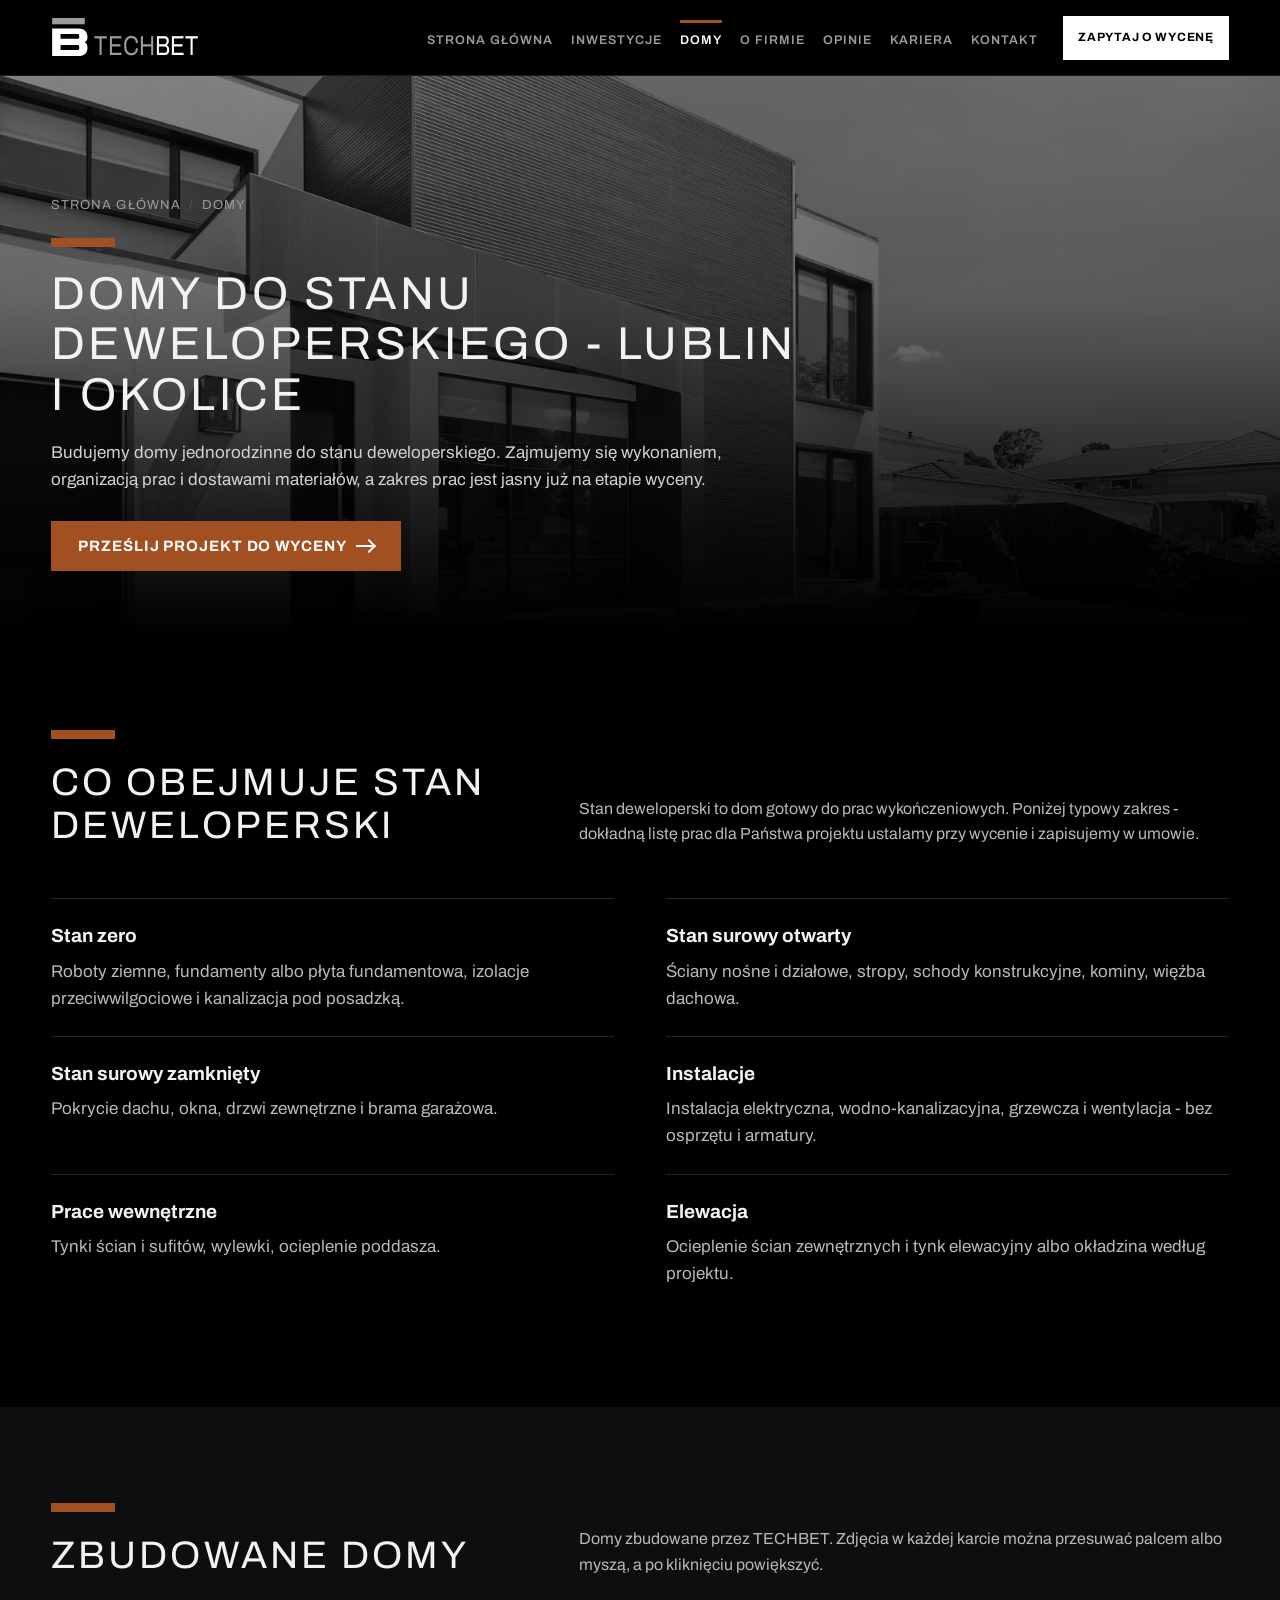
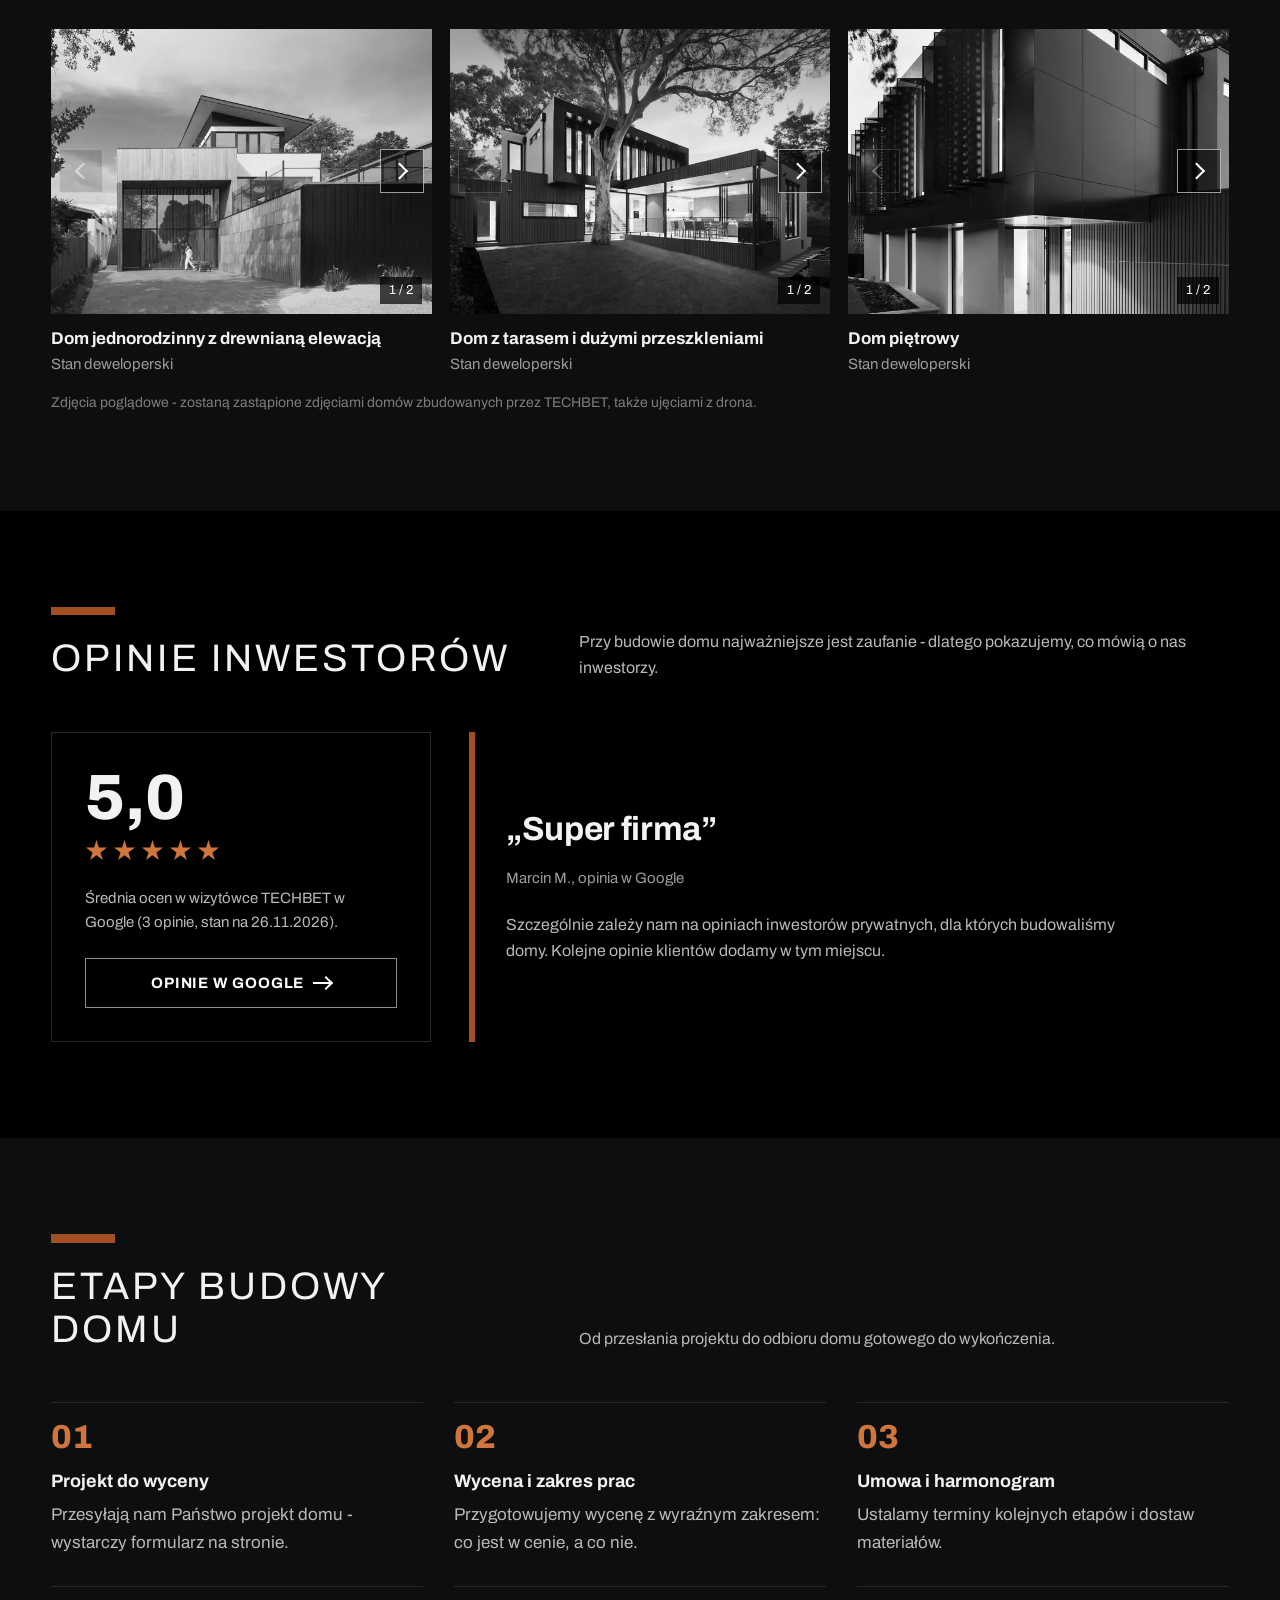
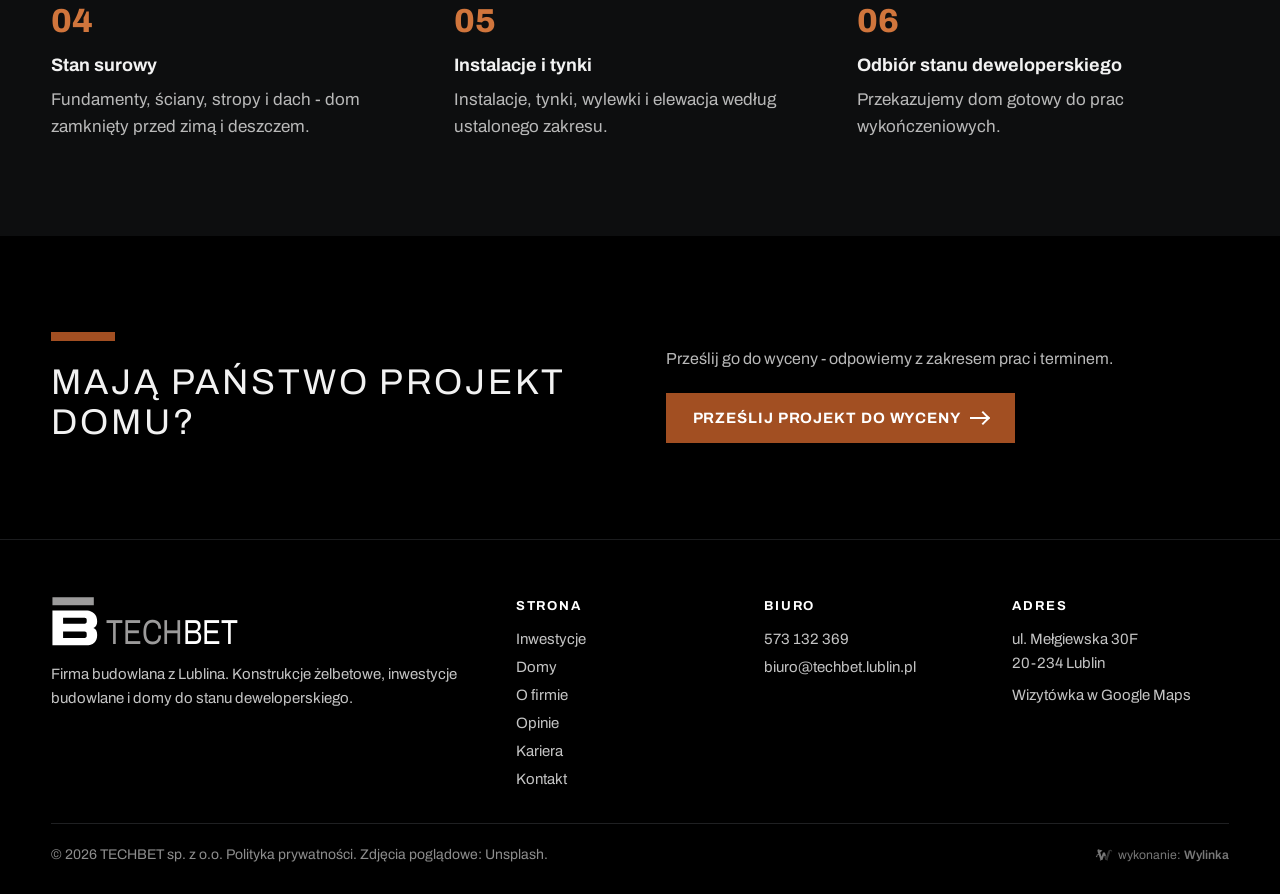
<file: domy/index.html>
<!doctype html>
<html lang="pl">
<head>
<meta charset="utf-8">
<meta name="viewport" content="width=device-width, initial-scale=1">
<title>Domy do stanu deweloperskiego Lublin - TECHBET</title>
<meta name="description" content="Budowa domów do stanu deweloperskiego w Lublinie i okolicy: zakres prac, etapy budowy, realizacje i opinie. Prześlij projekt domu do wyceny.">
<meta name="robots" content="noindex, nofollow" data-podglad>
<link rel="canonical" href="https://techbet.lublin.pl/domy/">
<meta property="og:type" content="website">
<meta property="og:locale" content="pl_PL">
<meta property="og:title" content="Domy do stanu deweloperskiego Lublin - TECHBET">
<meta property="og:description" content="Budowa domów do stanu deweloperskiego w Lublinie i okolicy: zakres prac, etapy budowy, realizacje i opinie. Prześlij projekt domu do wyceny.">
<meta property="og:url" content="https://techbet.lublin.pl/domy/">
<meta property="og:image" content="https://techbet.lublin.pl/img/hero-1600.webp">
<meta name="theme-color" content="#000000">
<link rel="icon" href="../img/favicon.svg" type="image/svg+xml">
<link rel="icon" href="../img/favicon-48.png" sizes="48x48" type="image/png">
<link rel="apple-touch-icon" href="../img/apple-touch-icon.png">
<link rel="preload" href="../fonts/archivo-rdzen.woff2" as="font" type="font/woff2" crossorigin>
<link rel="preload" as="image" type="image/webp" imagesrcset="../img/d-hero-640.webp 640w, ../img/d-hero-1024.webp 1024w, ../img/d-hero-1600.webp 1600w, ../img/d-hero-2000.webp 2000w" imagesizes="max(100vw, 120vh)" fetchpriority="high">
<style>
@font-face{font-family:"Archivo";font-style:normal;font-weight:400 800;font-display:swap;src:url(../fonts/archivo-rdzen.woff2) format("woff2");unicode-range:U+0020-007E,U+00A0,U+00A9,U+00AB,U+00B0,U+00B7,U+00BB,U+00D3,U+00D7,U+00F3,U+2013,U+2018-2019,U+201C-201E,U+2026}
@font-face{font-family:"Archivo";font-style:normal;font-weight:400 800;font-display:swap;src:url(../fonts/archivo-pl.woff2) format("woff2");unicode-range:U+0104-0107,U+0118-0119,U+0141-0144,U+015A-015B,U+0179-017C}
:root{--tlo:#000;--tlo2:#0d0e0f;--tlo3:#17181a;--linia:#262729;--tekst:#f2f2f2;--tekst2:#b9b9b9;--szary:#9c9b9b;--miedz:#a24f22;--miedz-j:#d0753c;--hh:76px;--wrap:min(92vw,1720px)}
*{box-sizing:border-box;margin:0;padding:0}
html{scroll-behavior:smooth;scroll-padding-top:var(--hh);background:var(--tlo)}
body{font-family:"Archivo",system-ui,-apple-system,"Segoe UI",sans-serif;color:var(--tekst);background:var(--tlo);font-size:17px;line-height:1.6;-webkit-font-smoothing:antialiased;overflow-x:hidden}
img{display:block;max-width:100%}
a{color:inherit}
button{font:inherit;cursor:pointer;color:inherit}
.wrap{width:var(--wrap);margin:0 auto}
.sr{position:absolute;width:1px;height:1px;overflow:hidden;clip:rect(0 0 0 0);white-space:nowrap}

/* belka nad tekstem - motyw z logo (belka nad litera B) */
.belka{display:block;width:clamp(56px,5vw,96px);height:clamp(8px,.7vw,12px);background:var(--szary);margin-bottom:22px}
.m .belka,.belka.m{background:var(--miedz)}

/* przyciski: prostokatne, ostre */
.btn{display:inline-flex;align-items:center;justify-content:center;gap:.6em;min-height:50px;padding:0 26px;font-weight:700;font-size:15px;letter-spacing:.06em;text-transform:uppercase;text-decoration:none;border:1px solid transparent;transition:background .25s,color .25s,border-color .25s}
.btn-b{background:#fff;color:#000}
.btn-b:hover{background:var(--szary);color:#000}
.btn-o{border-color:rgba(255,255,255,.55);color:#fff;background:transparent}
.btn-o:hover{background:#fff;color:#000}
.btn-m{background:var(--miedz);color:#fff}
.btn-m:hover{background:#86401a}
.btn .str{display:inline-block;width:18px;height:2px;background:currentColor;position:relative}
.btn .str::after{content:"";position:absolute;right:0;top:-4px;width:8px;height:8px;border-top:2px solid currentColor;border-right:2px solid currentColor;transform:rotate(45deg)}

/* naglowek: szare odnosniki, podkreslenie u gory jak belka w logo */
.top{position:sticky;top:0;z-index:50;height:var(--hh);background:#000;border-bottom:1px solid #1b1c1e}
.top .wrap{height:100%;display:flex;align-items:center;gap:clamp(18px,2vw,36px)}
.logo{display:block;width:clamp(150px,11vw,184px);flex:none}
.logo svg{display:block;width:100%;height:auto}
.menu{display:flex;gap:clamp(16px,1.7vw,32px);margin-left:auto;list-style:none}
.menu a{position:relative;display:block;text-decoration:none;font-weight:600;font-size:13.5px;letter-spacing:.1em;text-transform:uppercase;color:var(--szary);padding:10px 0 6px;transition:color .2s}
.menu a::before{content:"";position:absolute;left:0;top:0;width:100%;height:3px;background:var(--szary);transform:scaleX(0);transform-origin:left;transition:transform .25s ease}
.menu a:hover,.menu a.akt{color:#fff}
.menu a:hover::before,.menu a.akt::before{transform:scaleX(1)}
.menu a.md::before{background:var(--miedz)}
.menu .tel-m{display:none}
.top .btn{min-height:44px;padding:0 18px;font-size:13px}
.burger{display:none;margin-left:auto;width:48px;height:48px;border:0;background:none;position:relative}
.burger span,.burger span::before,.burger span::after{position:absolute;left:12px;width:24px;height:2px;background:#fff;content:"";transition:transform .2s}
.burger span{top:23px}.burger span::before{left:0;top:-8px}.burger span::after{left:0;top:8px}
.burger[aria-expanded=true] span{background:transparent}
.burger[aria-expanded=true] span::before{transform:translateY(8px) rotate(45deg)}
.burger[aria-expanded=true] span::after{transform:translateY(-8px) rotate(-45deg)}

/* pierwszy ekran: jedno zdjecie, duze logo i haslo */
.hero{position:relative;min-height:calc(100svh - var(--hh));display:flex;align-items:center;justify-content:center;overflow:hidden;isolation:isolate;text-align:center}
.hero>img{position:absolute;inset:0;width:100%;height:100%;object-fit:cover;z-index:-2}
.hero::before{content:"";position:absolute;inset:0;z-index:-1;background:radial-gradient(ellipse 60% 45% at 50% 50%,rgba(0,0,0,.42) 0%,rgba(0,0,0,0) 100%),linear-gradient(to bottom,rgba(0,0,0,.62) 0%,rgba(0,0,0,.5) 40%,rgba(0,0,0,.72) 68%,rgba(0,0,0,.93) 88%,#000 100%)}
.hero .srodek{width:var(--wrap);padding:clamp(48px,8vh,96px) 0 clamp(56px,9vh,110px)}
.hero .duze-logo{display:block;width:min(86vw,980px);margin:0 auto;opacity:.86}
.hero .duze-logo svg{display:block;width:100%;height:auto}
.hero h1{margin-top:clamp(26px,4vh,48px);font-size:clamp(19px,2.3vw,42px);line-height:1.25;font-weight:600;letter-spacing:.14em;text-transform:uppercase;color:rgba(255,255,255,.9)}
.hero .pod{margin:clamp(14px,2vh,22px) auto 0;max-width:52em;color:#c9c9c9;font-size:clamp(15px,1.05vw,18px)}
.hero .akcje{margin-top:clamp(26px,4vh,44px);display:flex;gap:14px;justify-content:center;flex-wrap:wrap}

/* dwie drogi: inwestycje i domy z odstepem */
.drogi{display:grid;grid-template-columns:minmax(0,1fr) minmax(0,1fr);gap:clamp(12px,1.3vw,24px);padding:clamp(12px,1.3vw,24px)}
.droga{position:relative;display:flex;align-items:flex-end;height:clamp(360px,40vw,780px);overflow:hidden;text-decoration:none;isolation:isolate;background:#111}
.droga img{position:absolute;inset:0;width:100%;height:100%;object-fit:cover;z-index:-2}
.droga::after{content:"";position:absolute;inset:0;z-index:-1;background:linear-gradient(to top,rgba(0,0,0,.78) 0%,rgba(0,0,0,.25) 45%,rgba(0,0,0,0) 70%)}
.droga .tresc{padding:0 clamp(22px,3vw,60px) clamp(26px,3.4vw,60px)}
.droga h2{position:relative;display:inline-block;padding-top:clamp(14px,1.2vw,20px);font-size:clamp(34px,4.2vw,80px);line-height:1;font-weight:800;letter-spacing:.04em;text-transform:uppercase;color:#fff}
.droga h2::before{content:"";position:absolute;left:0;top:0;width:100%;height:clamp(6px,.6vw,10px);background:var(--szary);transform:scaleX(0);transform-origin:left;transition:transform .45s ease}
.droga.d-dom h2::before{background:var(--miedz)}
.droga p{margin-top:12px;color:#d6d6d6;font-size:clamp(15px,1.05vw,18px);max-width:30em}
.droga .wiecej{display:inline-block;margin-top:14px;font-size:13px;font-weight:700;letter-spacing:.12em;text-transform:uppercase;color:#fff}
.droga.d-dom .wiecej{color:var(--miedz-j)}
.droga:hover h2::before,.droga:focus-visible h2::before,.droga.wid h2::before{transform:scaleX(1)}

/* czarno-biale zdjecia, kolor po najechaniu (na telefonie po wejsciu w widok) */
.bw{filter:grayscale(1);transition:filter .7s ease,transform .8s ease}
.droga:hover .bw,.droga:focus-visible .bw,.karta:hover .bw,.karta:focus-within .bw,.wid .bw,.bw.wid{filter:grayscale(0)}
.droga:hover .bw{transform:scale(1.03)}

/* licznik */
.licznik{border-top:1px solid var(--linia);border-bottom:1px solid var(--linia);background:var(--tlo2)}
.licznik .wrap{display:grid;grid-template-columns:repeat(3,minmax(0,1fr));gap:0}
.licznik .poz{padding:clamp(30px,3.6vw,60px) clamp(10px,2vw,40px);text-align:center;border-left:1px solid var(--linia)}
.licznik .poz:first-child{border-left:0}
.licznik b{display:block;font-size:clamp(44px,5.4vw,104px);line-height:1;font-weight:800;letter-spacing:-.02em;color:#fff;font-variant-numeric:tabular-nums}
.licznik b.m{color:var(--miedz-j)}
.licznik span{display:block;margin-top:12px;font-size:clamp(13px,.95vw,15px);letter-spacing:.14em;text-transform:uppercase;color:var(--szary)}
.licznik .przyp{grid-column:1/-1;text-align:center;font-size:13px;color:#7c7c7c;padding:0 0 18px}

/* sekcje */
.sek{padding:clamp(64px,7.5vw,128px) 0}
.sek.t2{background:var(--tlo2)}
.glowa{display:grid;grid-template-columns:minmax(0,5fr) minmax(0,7fr);gap:clamp(24px,5vw,96px);align-items:end;margin-bottom:clamp(34px,4vw,60px)}
.glowa h2{font-size:clamp(28px,3vw,52px);line-height:1.12;font-weight:400;letter-spacing:.08em;text-transform:uppercase}
.glowa p{font-size:clamp(16px,1.15vw,19px);color:var(--tekst2);max-width:44em}
.glowa p+p{margin-top:12px}

/* zakladki realizacji */
.zakl{display:flex;gap:0;margin-bottom:28px;border-bottom:1px solid var(--linia)}
.zakl button{position:relative;background:none;border:0;padding:16px 26px 14px;font-size:14px;font-weight:700;letter-spacing:.12em;text-transform:uppercase;color:var(--szary)}
.zakl button::before{content:"";position:absolute;left:0;top:0;width:100%;height:3px;background:var(--szary);transform:scaleX(0);transform-origin:left;transition:transform .25s}
.zakl button.md::before{background:var(--miedz)}
.zakl button[aria-selected=true]{color:#fff}
.zakl button[aria-selected=true]::before,.zakl button:hover::before{transform:scaleX(1)}
.panel[hidden]{display:none}

/* karty realizacji */
.siatka{display:grid;grid-template-columns:repeat(3,minmax(0,1fr));gap:clamp(14px,1.4vw,26px)}
.karta{min-width:0}
.karta .foto{display:block;width:100%;border:0;padding:0;background:#111;position:relative;aspect-ratio:4/3;overflow:hidden}
.karta .foto::before{content:"";position:absolute;left:0;top:0;width:42%;height:6px;z-index:1;background:var(--szary);transform:scaleX(0);transform-origin:left;transition:transform .35s}
.m .karta .foto::before,.karta.m .foto::before{background:var(--miedz)}
.karta:hover .foto::before,.karta.wid .foto::before{transform:scaleX(1)}
.karta .foto img{width:100%;height:100%;object-fit:cover}
.karta h3{font-size:clamp(17px,1.2vw,20px);font-weight:700;margin-top:14px;line-height:1.3}
.karta p{font-size:15px;margin-top:2px;color:var(--szary)}
.nawig{display:flex;align-items:center;justify-content:space-between;gap:20px;margin-top:32px;flex-wrap:wrap}

/* galeria w karcie (przesuwana palcem i mysza) */
.mini{position:relative}
.tor{display:flex;overflow-x:auto;scroll-snap-type:x mandatory;scrollbar-width:none;cursor:grab}
.tor::-webkit-scrollbar{display:none}
.tor.ciag{cursor:grabbing;scroll-snap-type:none}
.tor.ciag *{pointer-events:none}
.tor .foto{flex:0 0 100%;scroll-snap-align:start}
.mini .licz{position:absolute;right:10px;bottom:10px;z-index:2;background:rgba(0,0,0,.7);color:#fff;font-size:13px;padding:3px 9px}
.mini .mp,.mini .mn{position:absolute;top:50%;margin-top:-22px;z-index:2;width:44px;height:44px;border:1px solid rgba(255,255,255,.6);background:rgba(0,0,0,.55)}
.mini .mp{left:8px}.mini .mn{right:8px}
.mini .mp::after,.mini .mn::after{content:"";position:absolute;left:50%;top:50%;width:10px;height:10px;border-top:2px solid #fff;border-right:2px solid #fff}
.mini .mn::after{transform:translate(-70%,-50%) rotate(45deg)}
.mini .mp::after{transform:translate(-30%,-50%) rotate(-135deg)}
.mini button:disabled{opacity:.25;cursor:default}

/* budowalismy dla */
.loga{display:grid;grid-template-columns:repeat(6,minmax(0,1fr));gap:1px;background:var(--linia);border:1px solid var(--linia)}
.loga li{list-style:none;background:var(--tlo);display:flex;align-items:center;justify-content:center;min-height:clamp(96px,8vw,140px);padding:16px;text-align:center;color:#6c6c6c;font-size:13px;letter-spacing:.12em;text-transform:uppercase}
.uwaga{margin-top:16px;font-size:14px;color:#7c7c7c}

/* opinie */
.opinie{display:grid;grid-template-columns:minmax(0,4fr) minmax(0,8fr);gap:clamp(20px,3vw,56px);align-items:stretch}
.ocena{border:1px solid var(--linia);padding:clamp(24px,2.6vw,44px);display:flex;flex-direction:column;justify-content:space-between;gap:24px}
.ocena b{display:block;font-size:clamp(56px,5vw,92px);line-height:1;font-weight:800}
.gw{display:flex;gap:6px;margin-top:10px}
.gw i{display:block;width:22px;height:22px;background:var(--miedz-j);clip-path:polygon(50% 0,61% 35%,98% 35%,68% 57%,79% 91%,50% 70%,21% 91%,32% 57%,2% 35%,39% 35%)}
.ocena p{color:var(--tekst2);font-size:15px}
.cyt{border-left:6px solid var(--miedz);padding:clamp(10px,1vw,16px) 0 clamp(10px,1vw,16px) clamp(20px,2.4vw,44px);display:flex;flex-direction:column;justify-content:center}
.cyt blockquote{font-size:clamp(26px,2.6vw,46px);line-height:1.2;font-weight:700;letter-spacing:-.01em}
.cyt figcaption{margin-top:16px;color:var(--szary);font-size:15px}
.cyt .dop{margin-top:22px;color:var(--tekst2);font-size:16px;max-width:40em}

/* trzy punkty */
.trzy{display:grid;grid-template-columns:repeat(3,minmax(0,1fr));gap:clamp(24px,3vw,56px)}
.trzy div{border-top:1px solid var(--linia);padding-top:22px;position:relative}
.trzy div::before{content:"";position:absolute;left:0;top:-1px;width:64px;height:8px;background:var(--szary)}
.trzy h3{font-size:clamp(20px,1.5vw,26px);font-weight:700;margin:8px 0 10px;line-height:1.2}
.trzy p{color:var(--tekst2)}

/* kontakt i formularz */
.kon{display:grid;grid-template-columns:minmax(0,5fr) minmax(0,7fr);gap:clamp(32px,5vw,96px)}
.kon h2{font-size:clamp(28px,3vw,52px);line-height:1.12;font-weight:400;letter-spacing:.08em;text-transform:uppercase;margin-bottom:18px}
.kon>div>p{color:var(--tekst2)}
.dane{list-style:none;margin-top:28px;display:grid;gap:18px}
.dane li{border-top:1px solid var(--linia);padding-top:14px}
.dane b{display:block;font-size:13px;letter-spacing:.12em;text-transform:uppercase;color:var(--szary);font-weight:600;margin-bottom:2px}
.dane a{font-size:clamp(18px,1.35vw,23px);font-weight:700;text-decoration:none}
.dane a:hover{text-decoration:underline}
.dane span{font-size:18px}
form{background:var(--tlo3);padding:clamp(22px,3vw,48px);display:grid;grid-template-columns:minmax(0,1fr) minmax(0,1fr);gap:16px 18px;align-content:start}
form .cala{grid-column:1/-1}
label{display:block;font-size:13px;letter-spacing:.06em;font-weight:600;margin-bottom:6px;color:#d0d0d0}
input,select,textarea{width:100%;font:inherit;font-size:16px;padding:12px 14px;border:1px solid #3a3b3e;background:#0b0b0c;color:#fff;border-radius:0}
textarea{min-height:120px;resize:vertical}
input:focus,select:focus,textarea:focus{outline:2px solid #fff;outline-offset:0;border-color:#fff}
input[type=file]{padding:10px}
.wybor{display:flex;gap:10px}
.wybor label{flex:1;margin:0;display:flex;align-items:center;justify-content:center;gap:8px;min-height:50px;border:1px solid #3a3b3e;background:#0b0b0c;font-size:15px;cursor:pointer;color:#fff}
.wybor input{width:auto;accent-color:var(--miedz)}
.wybor label:has(input:checked){border-color:#fff}
.zgoda{display:flex!important;gap:10px;align-items:flex-start;font-weight:400!important;letter-spacing:0!important;font-size:14px!important;color:var(--tekst2)!important}
.zgoda input{width:auto;margin-top:4px;accent-color:var(--miedz)}
form .btn{justify-self:start}
.wynik{font-weight:600;font-size:15px;color:#fff}

/* mapa google - wizytowka firmy */
.mapa{position:relative;background:var(--tlo2)}
.mapa iframe{display:block;width:100%;height:clamp(340px,40vw,560px);border:0;filter:grayscale(.35) contrast(1.05)}
.mapa .pasek{display:flex;align-items:center;justify-content:space-between;gap:16px;flex-wrap:wrap;padding:22px 0}
.mapa .pasek p{color:var(--tekst2)}

/* stopka */
.stopka{background:#000;border-top:1px solid #1b1c1e;color:#c4c4c4;padding:56px 0 28px;font-size:15px}
.stopka .wrap{display:grid;grid-template-columns:minmax(0,2fr) repeat(3,minmax(0,1fr));gap:32px}
.stopka .logo{width:190px;margin-bottom:14px}
.stopka h3{font-size:13px;letter-spacing:.14em;text-transform:uppercase;color:#fff;margin-bottom:10px}
.stopka a{text-decoration:none}
.stopka a:hover{text-decoration:underline}
.stopka ul{list-style:none;display:grid;gap:4px}
.spod{grid-column:1/-1;display:flex;flex-wrap:wrap;justify-content:space-between;align-items:center;gap:12px;border-top:1px solid #1f2022;padding-top:20px;font-size:14px;color:#8d8d8d}

/* pasek na telefonie po przewinieciu */
.mob{display:none}

/* powiekszenie zdjec */
.lb{position:fixed;inset:0;z-index:100;background:rgba(0,0,0,.95);display:none;align-items:center;justify-content:center;padding:56px 64px}
.lb.on{display:flex}
.lb img{max-width:100%;max-height:100%;object-fit:contain}
.lb button{position:absolute;width:52px;height:52px;border:1px solid #fff;background:rgba(0,0,0,.4);color:#fff}
.lb .zam{top:14px;right:14px}
.lb .zam::before,.lb .zam::after{content:"";position:absolute;left:13px;top:24px;width:24px;height:2px;background:#fff;transform:rotate(45deg)}
.lb .zam::after{transform:rotate(-45deg)}
.lb .pop,.lb .nast{top:50%;margin-top:-26px}
.lb .pop{left:10px}.lb .nast{right:10px}
.lb .pop::after,.lb .nast::after{content:"";position:absolute;left:50%;top:50%;width:11px;height:11px;border-top:2px solid #fff;border-right:2px solid #fff}
.lb .nast::after{transform:translate(-70%,-50%) rotate(45deg)}
.lb .pop::after{transform:translate(-30%,-50%) rotate(-135deg)}
.lb p{position:absolute;bottom:16px;left:0;right:0;text-align:center;color:#e5e5e5;font-size:15px}

/* ===== podstrony ===== */
.ph{position:relative;min-height:clamp(420px,62vh,720px);display:flex;align-items:flex-end;overflow:hidden;isolation:isolate}
.ph>img{position:absolute;inset:0;width:100%;height:100%;object-fit:cover;z-index:-2}
.ph::before{content:"";position:absolute;inset:0;z-index:-1;background:linear-gradient(to top,#000 0%,rgba(0,0,0,.86) 22%,rgba(0,0,0,.5) 60%,rgba(0,0,0,.35) 100%)}
.ph .wrap{padding:clamp(40px,6vh,72px) 0 clamp(40px,7vh,84px)}
.ph h1,.pn h1{font-size:clamp(30px,3.6vw,66px);line-height:1.1;font-weight:400;letter-spacing:.07em;text-transform:uppercase;max-width:20em}
.lead{margin-top:18px;font-size:clamp(17px,1.25vw,21px);color:#d2d2d2;max-width:44em}
.ph .btn,.pn .btn{margin-top:28px}
.pn{padding:clamp(48px,6vw,96px) 0 clamp(36px,4vw,64px);border-bottom:1px solid var(--linia)}
.okr ol{list-style:none;display:flex;flex-wrap:wrap;gap:8px;font-size:13px;letter-spacing:.08em;text-transform:uppercase;color:var(--szary);margin-bottom:22px}
.okr li+li::before{content:"/";margin-right:8px;color:#555}
.okr a{text-decoration:none}
.okr a:hover{color:#fff}

.wiersze{list-style:none;display:grid;grid-template-columns:repeat(2,minmax(0,1fr));gap:0 clamp(24px,4vw,80px)}
.wiersze li{border-top:1px solid var(--linia);padding:22px 0 24px}
.wiersze h3{font-size:clamp(19px,1.4vw,24px);font-weight:700;margin-bottom:6px}
.wiersze p{color:var(--tekst2)}
.etapy{list-style:none;display:grid;grid-template-columns:repeat(3,minmax(0,1fr));gap:clamp(20px,2.4vw,44px)}
.etapy li{border-top:1px solid var(--linia);padding-top:18px}
.etapy .nr{display:block;font-size:clamp(30px,2.6vw,44px);font-weight:800;color:var(--szary);line-height:1;margin-bottom:12px}
.m .etapy .nr{color:var(--miedz-j)}
.etapy h3{font-size:clamp(18px,1.3vw,22px);font-weight:700;margin-bottom:6px}
.etapy p{color:var(--tekst2)}
.cta .wrap{display:grid;grid-template-columns:minmax(0,1fr) minmax(0,1fr);gap:clamp(24px,4vw,80px);align-items:end}
.cta h2{font-size:clamp(26px,2.8vw,48px);line-height:1.12;font-weight:400;letter-spacing:.08em;text-transform:uppercase}
.cta p{color:var(--tekst2);margin-bottom:22px;font-size:clamp(16px,1.15vw,19px)}
.rej{width:100%;border-collapse:collapse;font-size:16px}
.rej th,.rej td{text-align:left;padding:12px 0;border-top:1px solid var(--linia);vertical-align:top}
.rej th{width:34%;color:var(--szary);font-weight:600;padding-right:16px}
.dwie{display:grid;grid-template-columns:repeat(2,minmax(0,1fr));gap:clamp(12px,1.3vw,24px)}

/* kariera */
.oferty{list-style:none;display:grid;gap:0;border-top:1px solid var(--linia)}
.oferty li{display:grid;grid-template-columns:minmax(0,1fr) auto;gap:20px;align-items:center;padding:26px 0;border-bottom:1px solid var(--linia)}
.oferty h3{font-size:clamp(20px,1.6vw,28px);font-weight:700}
.oferty p{color:var(--tekst2)}
.brak{border:1px solid var(--linia);padding:clamp(28px,4vw,64px);display:grid;grid-template-columns:minmax(0,1fr) auto;gap:24px;align-items:center}
.brak h3{font-size:clamp(24px,2.2vw,38px);line-height:1.15;font-weight:800}
.brak p{margin-top:10px;color:var(--tekst2);max-width:44em}

.polityka{padding:clamp(40px,5vw,80px) 0 clamp(64px,7vw,110px);max-width:860px}
.polityka h2{font-size:clamp(22px,1.8vw,30px);font-weight:700;margin:36px 0 10px}
.polityka p,.polityka li{color:var(--tekst2)}
.polityka ul{padding-left:20px}
.polityka a{color:#fff}

.wylinka-badge{display:inline-flex;align-items:center;gap:.4em;color:inherit;text-decoration:none;font-size:.875em;line-height:1;opacity:.85}
.wylinka-badge:hover,.wylinka-badge:focus-visible{opacity:1}
.wylinka-badge:focus-visible{outline:2px solid currentColor;outline-offset:3px;border-radius:2px}
.wylinka-badge svg{width:18px;height:18px;flex:none;overflow:visible}
.wylinka-badge b{font-weight:600}
.wylinka-badge .wy-old{opacity:.45;transform-origin:40px 30px;transition:transform .32s cubic-bezier(.3,.7,.4,1),opacity .32s ease-out}
.wylinka-badge .wy-pod{opacity:0;transition:opacity .2s ease-out .08s}
.wylinka-badge:hover .wy-old,.wylinka-badge:focus-visible .wy-old{transform:translate(9px,7px) rotate(9deg);opacity:0}
.wylinka-badge:hover .wy-pod,.wylinka-badge:focus-visible .wy-pod{opacity:1}
@media (prefers-reduced-motion:reduce){.wylinka-badge .wy-old,.wylinka-badge .wy-pod{transition:none}.wylinka-badge:hover .wy-old,.wylinka-badge:focus-visible .wy-old{transform:none;opacity:.45}.wylinka-badge:hover .wy-pod,.wylinka-badge:focus-visible .wy-pod{opacity:0}}
@media (max-width:1280px){
  .menu{gap:18px}
  .menu a{font-size:12.5px;letter-spacing:.08em}
  .top .btn{padding:0 14px;font-size:12px}
}
@media (max-width:1140px){
  :root{--hh:64px}
  .menu,.top .btn{display:none}
  .burger{display:block}
  .menu.otw{display:flex;position:fixed;top:var(--hh);left:0;right:0;flex-direction:column;gap:0;background:#000;border-bottom:1px solid #222;padding:4px 4vw 22px;max-height:calc(100svh - var(--hh));overflow-y:auto}
  .menu.otw a{padding:15px 0 13px 0;font-size:16px;border-bottom:1px solid #1d1e20}
  .menu.otw a::before{width:44px}
  .menu.otw li.tel-m{display:block}
  .menu.otw li.tel-m a{color:#fff}
  .glowa,.kon,.opinie{grid-template-columns:minmax(0,1fr)}
  .glowa{gap:16px}
  .siatka{grid-template-columns:repeat(2,minmax(0,1fr))}
  .loga{grid-template-columns:repeat(3,minmax(0,1fr))}
  .wiersze{grid-template-columns:minmax(0,1fr)}
  .etapy{grid-template-columns:repeat(2,minmax(0,1fr))}
  .cta .wrap{grid-template-columns:minmax(0,1fr)}
  .stopka .wrap{grid-template-columns:minmax(0,1fr) minmax(0,1fr)}
  .stopka .wrap>div:first-child{grid-column:1/-1}
}
@media (max-width:760px){
  .hero{min-height:calc(100svh - var(--hh))}
  .hero .srodek{padding:40px 0 48px}
  .hero::before{background:radial-gradient(ellipse 90% 50% at 50% 55%,rgba(0,0,0,.5) 0%,rgba(0,0,0,0) 100%),linear-gradient(to bottom,rgba(0,0,0,.66) 0%,rgba(0,0,0,.58) 45%,rgba(0,0,0,.8) 75%,#000 100%)}
  .hero .duze-logo{width:88vw}
  .hero h1{font-size:clamp(17px,5vw,22px);letter-spacing:.1em}
  .hero .pod{font-size:15px}
  .hero .akcje .btn{min-height:48px}
  .btn{font-size:14px;letter-spacing:.04em;padding:12px 20px;line-height:1.3;text-align:center}
  .drogi{grid-template-columns:minmax(0,1fr);gap:12px;padding:12px}
  .droga{height:auto;aspect-ratio:4/3.4;min-height:300px}
  .droga h2{font-size:clamp(32px,10vw,44px)}
  .licznik .wrap{grid-template-columns:minmax(0,1fr)}
  .licznik .poz{border-left:0;border-top:1px solid var(--linia);padding:26px 4vw}
  .licznik .poz:first-child{border-top:0}
  .siatka{grid-template-columns:minmax(0,1fr);gap:30px}
  .loga{grid-template-columns:repeat(2,minmax(0,1fr))}
  .zakl{overflow-x:auto}
  .zakl button{padding:14px 18px 12px;font-size:13px;flex:1}
  .trzy{grid-template-columns:minmax(0,1fr);gap:28px}
  .etapy{grid-template-columns:minmax(0,1fr);gap:28px}
  .dwie{grid-template-columns:minmax(0,1fr)}
  form{grid-template-columns:minmax(0,1fr)}
  .ph{min-height:calc(100svh - var(--hh))}
  .ph h1{font-size:clamp(25px,7vw,32px)}
  .lead{font-size:16px}
  .pn{padding:30px 0 28px}
  .pn h1{font-size:clamp(25px,7vw,32px)}
  .oferty li,.brak{grid-template-columns:minmax(0,1fr)}
  .rej th{width:42%}
  .lb{padding:56px 8px}
  .lb .pop,.lb .nast{top:auto;bottom:10px;margin:0}
  .lb p{bottom:72px}
  .mob{display:grid;grid-template-columns:1fr 1fr;position:fixed;left:0;right:0;bottom:0;z-index:40;transform:translateY(110%);transition:transform .25s}
  .mob.widac{transform:none}
  .mob a{min-height:54px;display:flex;align-items:center;justify-content:center;font-weight:700;font-size:14px;letter-spacing:.08em;text-transform:uppercase;text-decoration:none}
  .mob a:first-child{background:#1a1b1d;color:#fff;border-top:1px solid #2a2b2e}
  .mob a:last-child{background:#fff;color:#000}
  .stopka{padding-bottom:80px}
}
@media (prefers-reduced-motion:reduce){*{transition:none!important;scroll-behavior:auto!important}}

</style>
<script type="application/ld+json">
{
 "@context": "https://schema.org",
 "@graph": [
  {
   "@type": "BreadcrumbList",
   "itemListElement": [
    {
     "@type": "ListItem",
     "position": 1,
     "name": "Strona główna",
     "item": "https://techbet.lublin.pl/"
    },
    {
     "@type": "ListItem",
     "position": 2,
     "name": "Domy",
     "item": "https://techbet.lublin.pl/domy/"
    }
   ]
  },
  {
   "@type": "Service",
   "name": "Budowa domów do stanu deweloperskiego",
   "serviceType": "Budowa domów jednorodzinnych",
   "areaServed": "Lublin",
   "provider": {
    "@id": "https://techbet.lublin.pl/#firma"
   },
   "url": "https://techbet.lublin.pl/domy/"
  },
  {
   "@type": "GeneralContractor",
   "@id": "https://techbet.lublin.pl/#firma",
   "name": "TECHBET",
   "legalName": "TECHBET Spółka z ograniczoną odpowiedzialnością",
   "url": "https://techbet.lublin.pl/",
   "logo": "https://techbet.lublin.pl/img/logo-192.png",
   "image": "https://techbet.lublin.pl/img/hero-1600.webp",
   "description": "Firma budowlana z Lublina: konstrukcje żelbetowe, inwestycje budowlane oraz domy do stanu deweloperskiego. Wykonanie, organizacja budowy i dostawy materiałów.",
   "slogan": "Twoja przyszłość. Nasza odpowiedzialność.",
   "telephone": "+48573132369",
   "email": "biuro@techbet.lublin.pl",
   "hasMap": "https://maps.google.com/?cid=6404524912836694314",
   "address": {
    "@type": "PostalAddress",
    "streetAddress": "ul. Mełgiewska 30F",
    "postalCode": "20-234",
    "addressLocality": "Lublin",
    "addressCountry": "PL"
   },
   "geo": {
    "@type": "GeoCoordinates",
    "latitude": 51.2485789,
    "longitude": 22.6245753
   },
   "taxID": "9462686367",
   "vatID": "PL9462686367",
   "areaServed": "Lublin"
  }
 ]
}
</script>
</head>
<body>
<svg width="0" height="0" style="position:absolute" aria-hidden="true">
  <defs>
    <path id="b-glif" fill-rule="evenodd" d="M48 172H234C277 172 300 195 300 234C300 252 293 264 279 270C294 276 300 290 300 309C300 347 277 368 237 368H48ZM108 212H229C237 212 241 216 241 224V234C241 242 237 246 229 246H108ZM108 290H229C237 290 241 294 241 302V314C241 322 237 326 229 326H108Z"/>
  </defs>
</svg>

<header class="top">
  <div class="wrap">
    <a class="logo" href="../" aria-label="TECHBET - strona główna"><svg viewBox="40 90 1070 290" aria-hidden="true"><rect x="48" y="97" width="233" height="45" fill="#9c9b9b"/><use href="#b-glif" fill="#fff"/><text x="350" y="358" font-family="Archivo,sans-serif" font-size="196" font-weight="400" textLength="745" lengthAdjust="spacingAndGlyphs"><tspan fill="#9c9b9b">TECH</tspan><tspan fill="#fff">BET</tspan></text></svg></a>
    <ul class="menu" id="menu">
      <li><a href="../">Strona główna</a></li>
      <li><a href="../inwestycje/">Inwestycje</a></li>
      <li><a href="../domy/" class="akt md" aria-current="page">Domy</a></li>
      <li><a href="../o-firmie/">O firmie</a></li>
      <li><a href="../opinie/">Opinie</a></li>
      <li><a href="../kariera/">Kariera</a></li>
      <li><a href="../kontakt/">Kontakt</a></li>
      <li class="tel-m"><a href="tel:+48573132369">Biuro: 573 132 369</a></li>
    </ul>
    <a class="btn btn-b" href="../kontakt/">Zapytaj o wycenę</a>
    <button class="burger" aria-expanded="false" aria-controls="menu" aria-label="Menu"><span></span></button>
  </div>
</header>

<main>
<section class="ph m">
  <img class="bw" src="../img/d-hero-1024.webp" srcset="../img/d-hero-640.webp 640w, ../img/d-hero-1024.webp 1024w, ../img/d-hero-1600.webp 1600w, ../img/d-hero-2000.webp 2000w" sizes="max(100vw, 120vh)" width="2000" height="1677" alt="Nowoczesny dom jednorodzinny z drewnianą elewacją" fetchpriority="high">
  <div class="wrap">
    <nav class="okr" aria-label="Okruszki"><ol><li><a href="../">Strona główna</a></li><li><span aria-current="page">Domy</span></li></ol></nav>
    <span class="belka"></span>
    <h1>Domy do stanu deweloperskiego - Lublin i&nbsp;okolice</h1>
    <p class="lead">Budujemy domy jednorodzinne do stanu deweloperskiego. Zajmujemy się wykonaniem, organizacją prac i dostawami materiałów, a zakres prac jest jasny już na etapie wyceny.</p>
    <a class="btn btn-m" href="../kontakt/?typ=dom">Prześlij projekt do wyceny <i class="str"></i></a>
  </div>
</section>

<section class="sek m">
  <div class="wrap">
    <div class="glowa">
      <div><span class="belka"></span><h2>Co obejmuje stan deweloperski</h2></div>
      <p>Stan deweloperski to dom gotowy do prac wykończeniowych. Poniżej typowy zakres - dokładną listę prac dla Państwa projektu ustalamy przy wycenie i zapisujemy w umowie.</p>
    </div>
    <ul class="wiersze">
      <li><h3>Stan zero</h3><p>Roboty ziemne, fundamenty albo płyta fundamentowa, izolacje przeciwwilgociowe i kanalizacja pod posadzką.</p></li>
      <li><h3>Stan surowy otwarty</h3><p>Ściany nośne i działowe, stropy, schody konstrukcyjne, kominy, więźba dachowa.</p></li>
      <li><h3>Stan surowy zamknięty</h3><p>Pokrycie dachu, okna, drzwi zewnętrzne i brama garażowa.</p></li>
      <li><h3>Instalacje</h3><p>Instalacja elektryczna, wodno-kanalizacyjna, grzewcza i wentylacja - bez osprzętu i armatury.</p></li>
      <li><h3>Prace wewnętrzne</h3><p>Tynki ścian i sufitów, wylewki, ocieplenie poddasza.</p></li>
      <li><h3>Elewacja</h3><p>Ocieplenie ścian zewnętrznych i tynk elewacyjny albo okładzina według projektu.</p></li>
    </ul>
  </div>
</section>

<section class="sek t2 m">
  <div class="wrap">
    <div class="glowa">
      <div><span class="belka"></span><h2>Zbudowane domy</h2></div>
      <p>Domy zbudowane przez TECHBET. Zdjęcia w każdej karcie można przesuwać palcem albo myszą, a po kliknięciu powiększyć.</p>
    </div>
    <div class="siatka">
  <article class="karta">
    <div class="mini">
      <div class="tor"><button class="foto" data-big="../img/d1-1600.webp" data-opis="Dom jednorodzinny z drewnianą elewacją - dom z drewnianą elewacją" aria-label="Powiększ: Dom jednorodzinny z drewnianą elewacją - dom z drewnianą elewacją"><img class="bw" src="../img/d1-720.webp" srcset="../img/d1-720.webp 720w, ../img/d1-1600.webp 1600w" sizes="(max-width:760px) 92vw, (max-width:1140px) 46vw, 30vw" width="720" height="480" loading="lazy" alt="Dom jednorodzinny z drewnianą elewacją - dom z drewnianą elewacją"></button><button class="foto" data-big="../img/d5-1600.webp" data-opis="Dom jednorodzinny z drewnianą elewacją - wnętrze domu - salon ze schodami" aria-label="Powiększ: Dom jednorodzinny z drewnianą elewacją - wnętrze domu - salon ze schodami"><img class="bw" src="../img/d5-720.webp" srcset="../img/d5-720.webp 720w, ../img/d5-1600.webp 1600w" sizes="(max-width:760px) 92vw, (max-width:1140px) 46vw, 30vw" width="720" height="480" loading="lazy" alt="Dom jednorodzinny z drewnianą elewacją - wnętrze domu - salon ze schodami"></button></div>
      <span class="licz">1 / 2</span><button class="mp" aria-label="Poprzednie zdjęcie"></button><button class="mn" aria-label="Następne zdjęcie"></button>
    </div>
    <h3>Dom jednorodzinny z drewnianą elewacją</h3>
    <p>Stan deweloperski</p>
  </article>
  <article class="karta">
    <div class="mini">
      <div class="tor"><button class="foto" data-big="../img/d2-1600.webp" data-opis="Dom z tarasem i dużymi przeszkleniami - dom z tarasem i przeszkleniami" aria-label="Powiększ: Dom z tarasem i dużymi przeszkleniami - dom z tarasem i przeszkleniami"><img class="bw" src="../img/d2-720.webp" srcset="../img/d2-720.webp 720w, ../img/d2-1600.webp 1600w" sizes="(max-width:760px) 92vw, (max-width:1140px) 46vw, 30vw" width="720" height="480" loading="lazy" alt="Dom z tarasem i dużymi przeszkleniami - dom z tarasem i przeszkleniami"></button><button class="foto" data-big="../img/d6-1600.webp" data-opis="Dom z tarasem i dużymi przeszkleniami - wnętrze domu - strefa dzienna" aria-label="Powiększ: Dom z tarasem i dużymi przeszkleniami - wnętrze domu - strefa dzienna"><img class="bw" src="../img/d6-720.webp" srcset="../img/d6-720.webp 720w, ../img/d6-1600.webp 1600w" sizes="(max-width:760px) 92vw, (max-width:1140px) 46vw, 30vw" width="720" height="490" loading="lazy" alt="Dom z tarasem i dużymi przeszkleniami - wnętrze domu - strefa dzienna"></button></div>
      <span class="licz">1 / 2</span><button class="mp" aria-label="Poprzednie zdjęcie"></button><button class="mn" aria-label="Następne zdjęcie"></button>
    </div>
    <h3>Dom z tarasem i dużymi przeszkleniami</h3>
    <p>Stan deweloperski</p>
  </article>
  <article class="karta">
    <div class="mini">
      <div class="tor"><button class="foto" data-big="../img/d3-1600.webp" data-opis="Dom piętrowy - dom piętrowy" aria-label="Powiększ: Dom piętrowy - dom piętrowy"><img class="bw" src="../img/d3-720.webp" srcset="../img/d3-720.webp 720w, ../img/d3-1600.webp 1600w" sizes="(max-width:760px) 92vw, (max-width:1140px) 46vw, 30vw" width="720" height="1080" loading="lazy" alt="Dom piętrowy - dom piętrowy"></button><button class="foto" data-big="../img/d4-1600.webp" data-opis="Dom piętrowy - dom w bieli" aria-label="Powiększ: Dom piętrowy - dom w bieli"><img class="bw" src="../img/d4-720.webp" srcset="../img/d4-720.webp 720w, ../img/d4-1600.webp 1600w" sizes="(max-width:760px) 92vw, (max-width:1140px) 46vw, 30vw" width="720" height="720" loading="lazy" alt="Dom piętrowy - dom w bieli"></button></div>
      <span class="licz">1 / 2</span><button class="mp" aria-label="Poprzednie zdjęcie"></button><button class="mn" aria-label="Następne zdjęcie"></button>
    </div>
    <h3>Dom piętrowy</h3>
    <p>Stan deweloperski</p>
  </article>
</div>
    <p class="uwaga">Zdjęcia poglądowe - zostaną zastąpione zdjęciami domów zbudowanych przez TECHBET, także ujęciami z drona.</p>
  </div>
</section>

<section class="sek m">
  <div class="wrap">
    <div class="glowa">
      <div><span class="belka"></span><h2>Opinie inwestorów</h2></div>
      <p>Przy budowie domu najważniejsze jest zaufanie - dlatego pokazujemy, co mówią o nas inwestorzy.</p>
    </div>
    <div class="opinie">
      <div class="ocena">
        <div><b>5,0</b><div class="gw" aria-label="Ocena 5 na 5"><i></i><i></i><i></i><i></i><i></i></div></div>
        <p>Średnia ocen w wizytówce TECHBET w Google (3 opinie, stan na 26.11.2026).</p>
        <a class="btn btn-o" href="https://maps.google.com/?cid=6404524912836694314" rel="noopener">Opinie w Google <i class="str"></i></a>
      </div>
      <figure class="cyt">
        <blockquote>„Super firma”</blockquote>
        <figcaption>Marcin M., opinia w Google</figcaption>
        <p class="dop">Szczególnie zależy nam na opiniach inwestorów prywatnych, dla których budowaliśmy domy. Kolejne opinie klientów dodamy w tym miejscu.</p>
      </figure>
    </div>
  </div>
</section>

<section class="sek t2 m">
  <div class="wrap">
    <div class="glowa">
      <div><span class="belka"></span><h2>Etapy budowy domu</h2></div>
      <p>Od przesłania projektu do odbioru domu gotowego do wykończenia.</p>
    </div>
    <ol class="etapy">
      <li><span class="nr">01</span><h3>Projekt do wyceny</h3><p>Przesyłają nam Państwo projekt domu - wystarczy formularz na stronie.</p></li>
      <li><span class="nr">02</span><h3>Wycena i zakres prac</h3><p>Przygotowujemy wycenę z wyraźnym zakresem: co jest w cenie, a co nie.</p></li>
      <li><span class="nr">03</span><h3>Umowa i harmonogram</h3><p>Ustalamy terminy kolejnych etapów i dostaw materiałów.</p></li>
      <li><span class="nr">04</span><h3>Stan surowy</h3><p>Fundamenty, ściany, stropy i dach - dom zamknięty przed zimą i deszczem.</p></li>
      <li><span class="nr">05</span><h3>Instalacje i tynki</h3><p>Instalacje, tynki, wylewki i elewacja według ustalonego zakresu.</p></li>
      <li><span class="nr">06</span><h3>Odbiór stanu deweloperskiego</h3><p>Przekazujemy dom gotowy do prac wykończeniowych.</p></li>
    </ol>
  </div>
</section>

<section class="sek cta m">
  <div class="wrap">
    <div><span class="belka"></span><h2>Mają Państwo projekt domu?</h2></div>
    <div><p>Prześlij go do wyceny - odpowiemy z zakresem prac i terminem.</p><a class="btn btn-m" href="../kontakt/?typ=dom">Prześlij projekt do wyceny <i class="str"></i></a></div>
  </div>
</section>
</main>

<footer class="stopka">
  <div class="wrap">
    <div>
      <a class="logo" href="../" aria-label="TECHBET - strona główna"><svg viewBox="40 90 1070 290" aria-hidden="true"><rect x="48" y="97" width="233" height="45" fill="#9c9b9b"/><use href="#b-glif" fill="#fff"/><text x="350" y="358" font-family="Archivo,sans-serif" font-size="196" font-weight="400" textLength="745" lengthAdjust="spacingAndGlyphs"><tspan fill="#9c9b9b">TECH</tspan><tspan fill="#fff">BET</tspan></text></svg></a>
      <p>Firma budowlana z Lublina. Konstrukcje żelbetowe, inwestycje budowlane i domy do stanu deweloperskiego.</p>
    </div>
    <div><h3>Strona</h3><ul><li><a href="../inwestycje/">Inwestycje</a></li><li><a href="../domy/">Domy</a></li><li><a href="../o-firmie/">O firmie</a></li><li><a href="../opinie/">Opinie</a></li><li><a href="../kariera/">Kariera</a></li><li><a href="../kontakt/">Kontakt</a></li></ul></div>
    <div><h3>Biuro</h3><ul><li><a href="tel:+48573132369">573 132 369</a></li><li><a href="mailto:biuro@techbet.lublin.pl">biuro@techbet.lublin.pl</a></li></ul></div>
    <div><h3>Adres</h3><p>ul. Mełgiewska 30F<br>20-234 Lublin</p><p style="margin-top:8px"><a href="https://maps.google.com/?cid=6404524912836694314" rel="noopener">Wizytówka w Google Maps</a></p></div>
    <div class="spod"><span>© <span id="rok">2026</span> TECHBET sp. z o.o. <a href="../polityka-prywatnosci/">Polityka prywatności</a>. Zdjęcia poglądowe: Unsplash.</span><a class="wylinka-badge" href="https://wylinka.pl/?utm_source=techbet.lublin.pl&amp;utm_medium=stopka&amp;utm_campaign=wykonanie" rel="noopener" title="Strona wykonana przez Wylinka"><svg viewBox="0 0 64 64" aria-hidden="true" focusable="false" fill="currentColor"><path d="M9.8 22.8l-1.2-7.9 2.2-3.7 15.5 4.6-.5 1.5-7.2 5.5 4.7 15.6 5-15.6 7 0 4.1 12.7-4.2-.9-2.6 1.8-.8-2.2-5.3 15.6-4.3 0 .4 .2-2.1 2.8-1.3-1.1 1.1-1.4-3.1 .2-.1-1.7 2.2-.1-5.7-16.5-4.8 .6-.8 3.1 0 .5-.3 .5 .8 2.2-1.6 .5-.4-1.3-.8 1.6-1.5-.8 .8-1.6-1.4 .6-.6-1.6 2.3-.8 .2-.4 1.3-4.8 5.9-.8-2.4-6.9zM15.2 13.7l-.1-.4-.4 .8-.1 .8 .1 1 .1 .4 .3 .7 .3-.9 .1-.7 0-.8z"/><path class="wy-pod" d="M37.1 49.8l-4.5-13.3 2.6-1.8 4.2 .9 .9 2.8 3-9.7 0-.5 .1-.8 3.2-8.4 .5-1 .6-1 .9-1.1 1.3-1 1.1-.7 1.4-.5 1.4-.3 .7 0 .9 0 1.2 .3 1.4 .6 .8 .5 .7 .7 .6 .7 .5 .9 .3 .9 .1 .9 0 .8-.2 .9-.5 .9-.5 .6-.7 .5-.7 .3-.1-.1 0-.1 .5-.5 .3-.7 .2-.5 0-.6-.1-.6-.3-.7-.4-.5-.4-.4-.5-.3-.6-.3-.7 0-.7 .1-.6 .1-.5 .4-.5 .5-.3 .5-.2 .7-.1 1.5-1.4 5.1-.8 3.3-.3 .7-.5 .7-6 17.5 1.9 .1-.1 1.7-3.1-.2 1.1 1.4-1.3 1.1-2.1-2.8 .4-.2z"/><path class="wy-old" d="M40.8 50l.4-.2-4.1 0-4.2-12.5 2.5-1.7 4.3 .9 .6 1.9 .6-1.6 0-.3 2.4-7.8 0-.5 .1-.8 3.2-8.4 .4-.8 .6-.9 .9-1.2 .9-.9 1.3-.8 1.4-.6 1.2-.3 1.4-.1 1.3 .1 .6 .2 .8 .3 1.1 .6 .9 .7 .7 .9 .5 .9 .3 .9 .1 1.1-.1 .9-.3 .9-.4 .7-.6 .7-.6 .4-.6 .2-.1-.1 0-.1 .5-.5 .3-.7 .2-.5 0-.5-.1-.6-.2-.6-.3-.5-.4-.5-.5-.3-.6-.3-.7-.1-.6 0-.6 .1-.6 .3-.6 .5-.3 .4-.2 .5-.1 .5-.1 1.5-1.4 5.1-.8 3.3-.3 .7-.5 .7-6 17.5 1.9 .1-.1 1.7-3.1-.2 1.1 1.4-1.3 1.1zM49.6 17.1l.6 1.7-1.5 1.9 .4 .4 1.8-2.1-.7-2.1zM48.1 28.3l.5 1.8-1.7 1.8 .4 .4 1.9-2-.6-2.2zM37.9 41.7l1.7-1.5-.4-.4-1.7 1.4zM42.6 38.7l-1.5 2.8 1.1 2-1.3 2.6 .5 .2 1.5-2.8-1.1-2 1.4-2.5z"/></svg><span>wykonanie: <b>Wylinka</b></span></a></div>
  </div>
</footer>

<div class="mob" id="mob"><a href="tel:+48573132369">Zadzwoń</a><a href="../kontakt/">Zapytaj o wycenę</a></div>

<div class="lb" id="lb" role="dialog" aria-modal="true" aria-label="Powiększone zdjęcie">
  <img alt="">
  <p></p>
  <button class="zam" aria-label="Zamknij"></button>
  <button class="pop" aria-label="Poprzednie zdjęcie"></button>
  <button class="nast" aria-label="Następne zdjęcie"></button>
</div>
<script src="../app.js" defer></script>
</body>
</html>
</file>
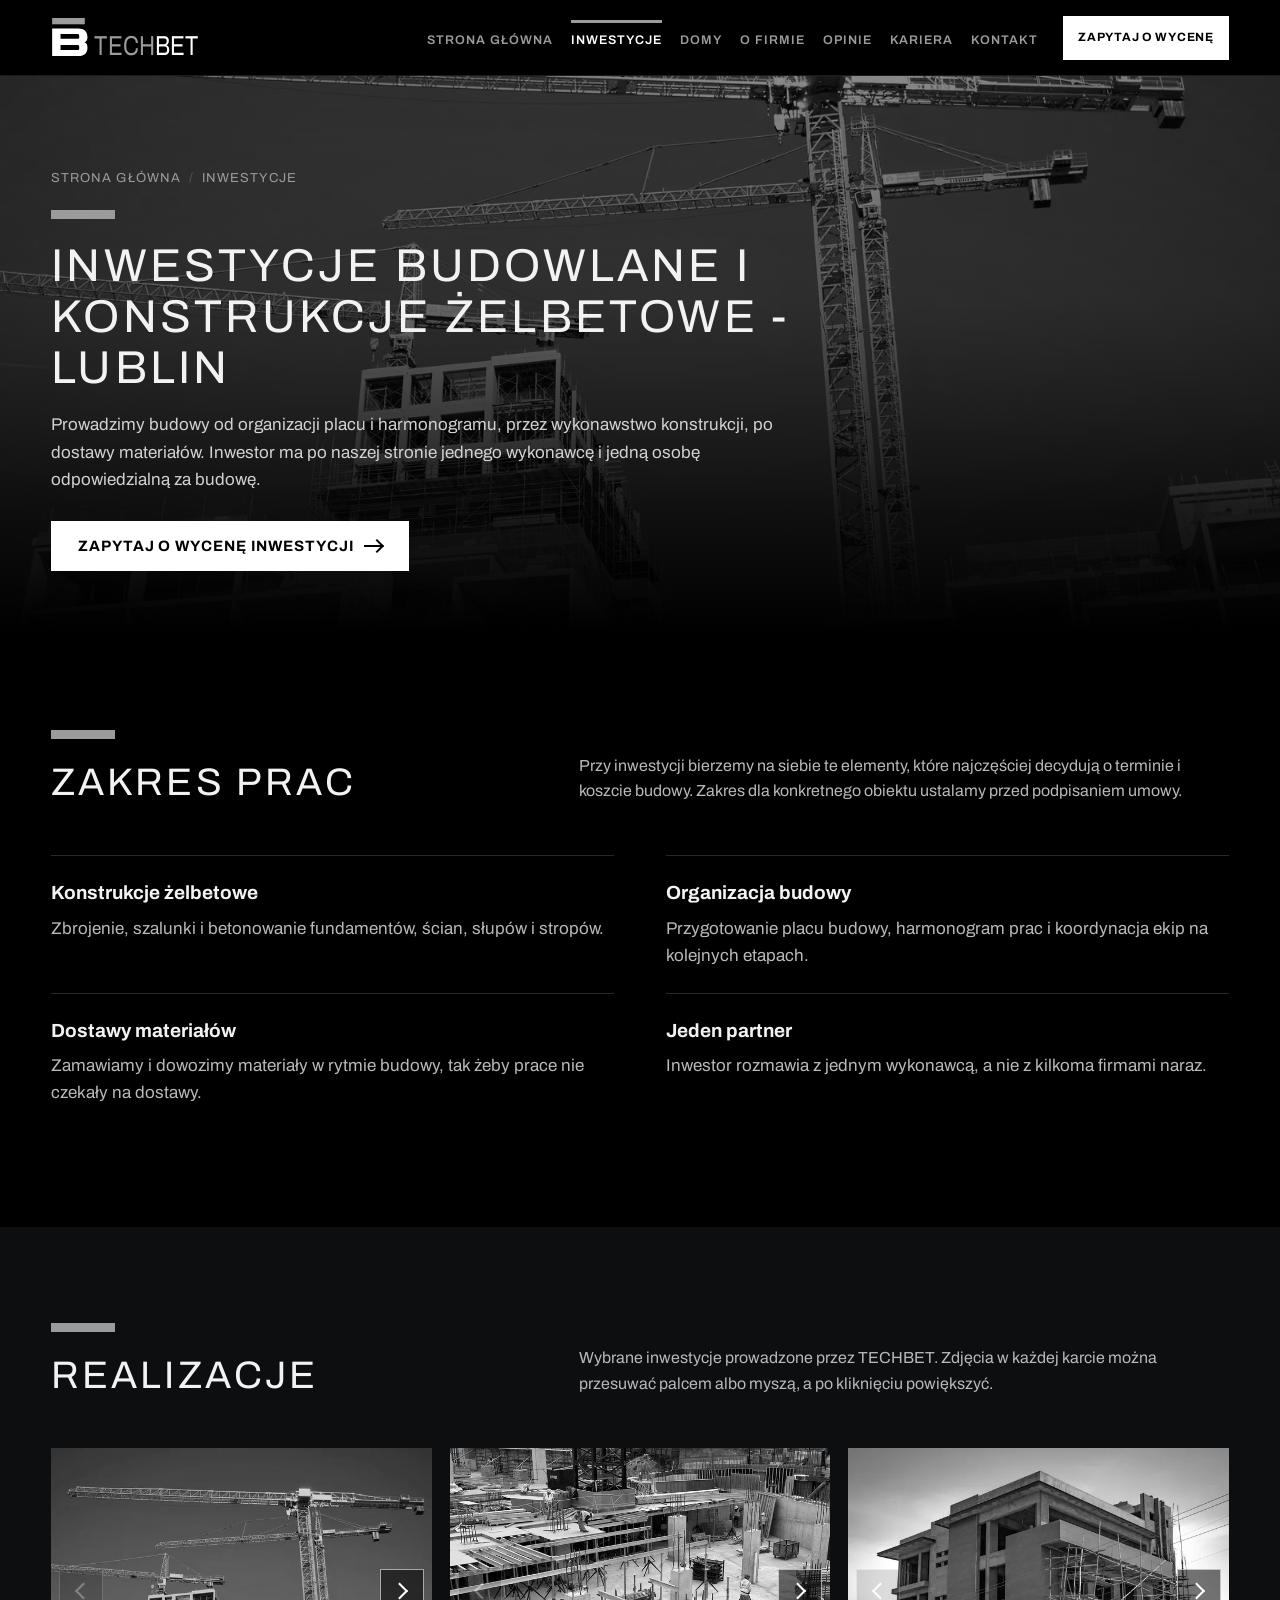
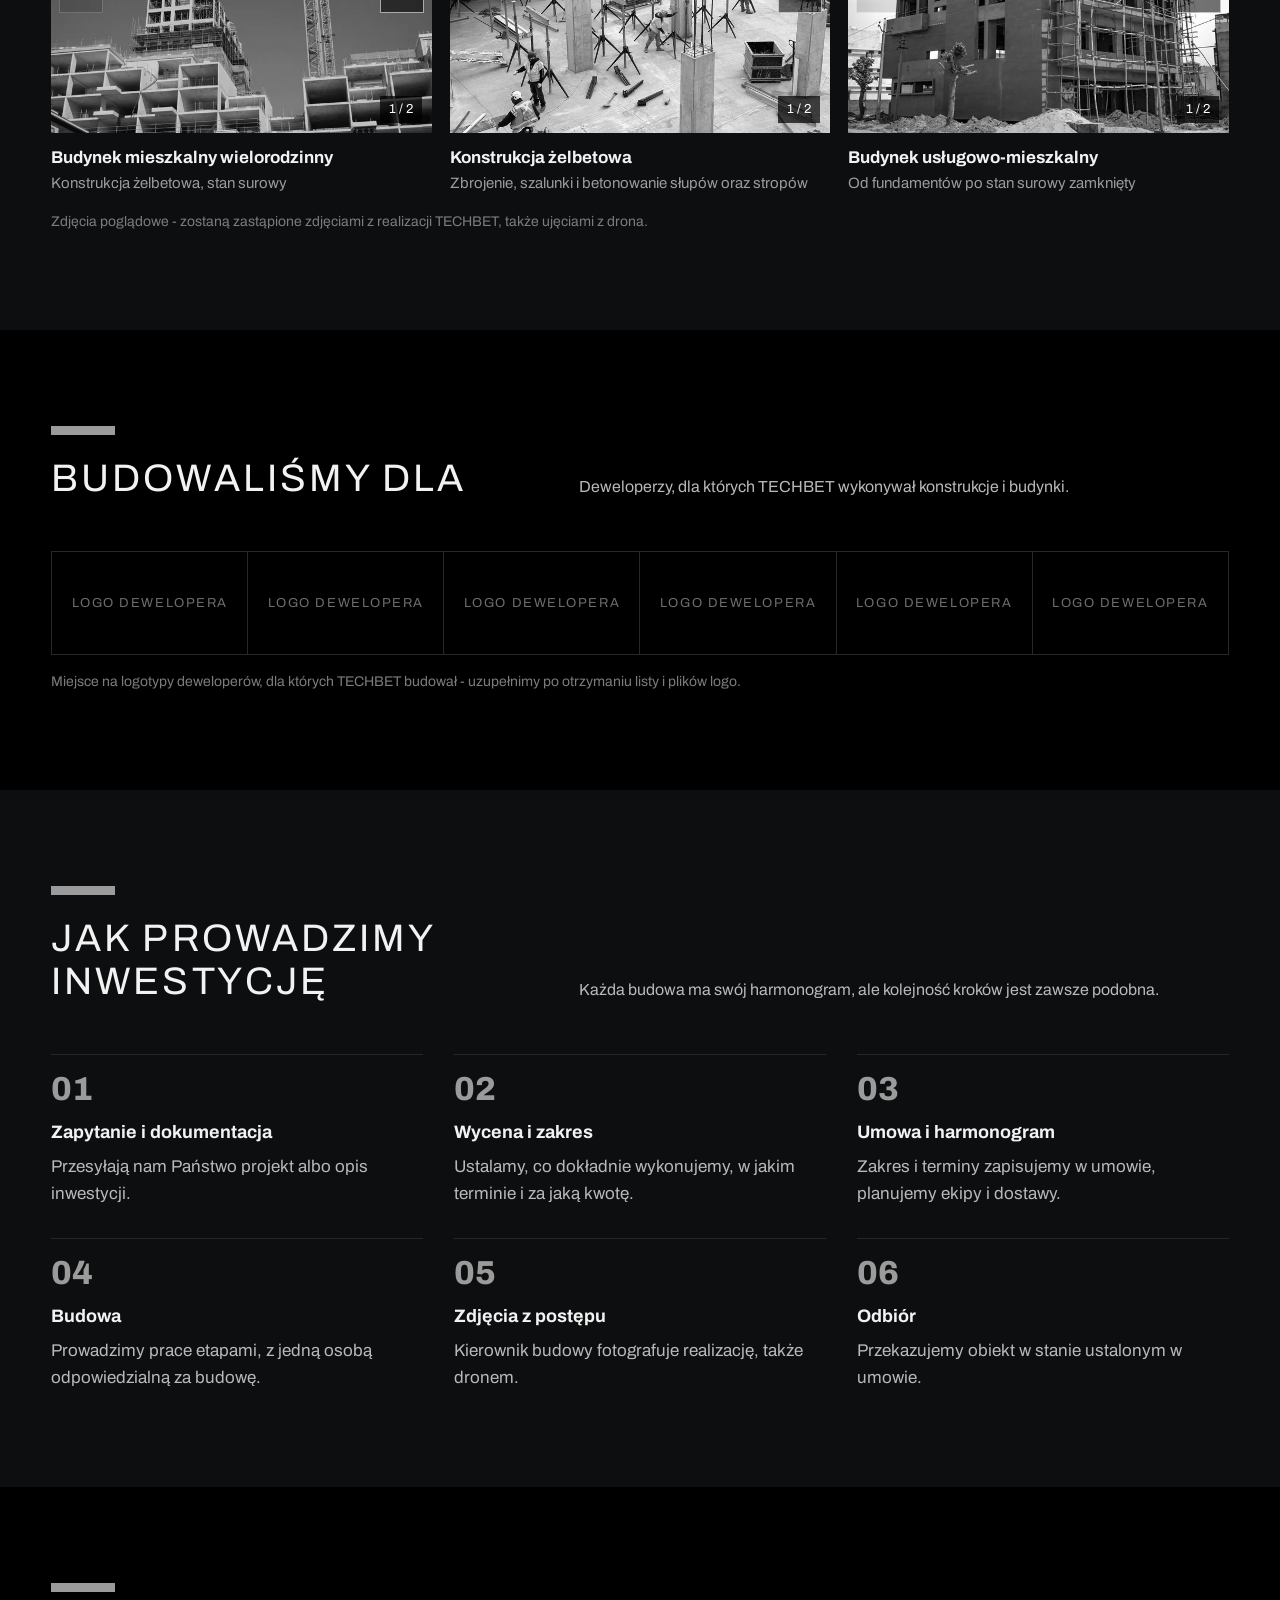
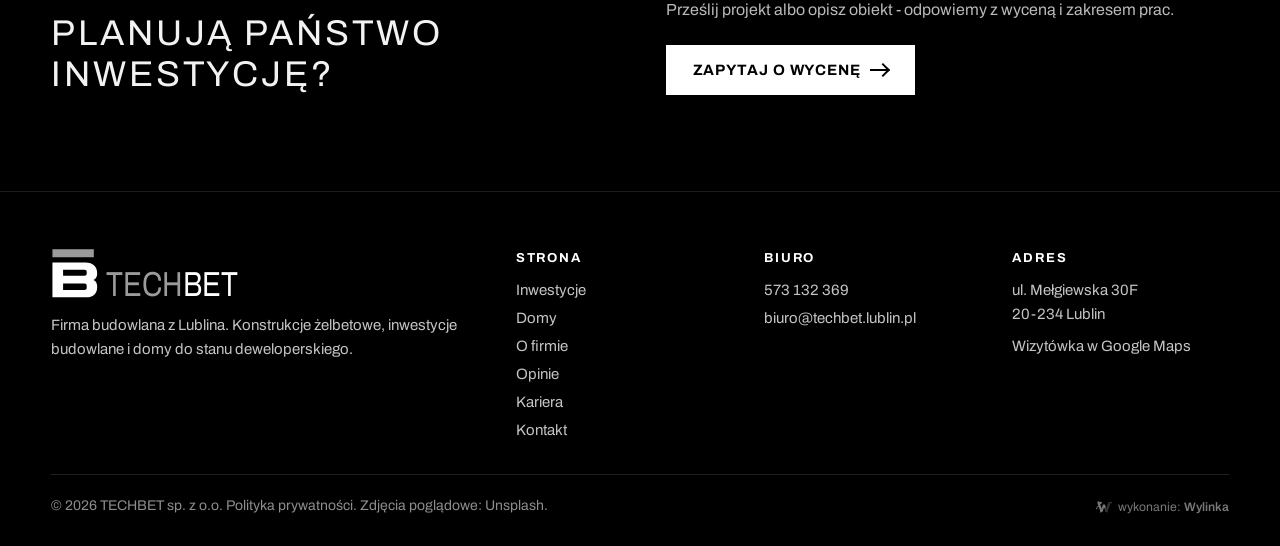
<file: inwestycje/index.html>
<!doctype html>
<html lang="pl">
<head>
<meta charset="utf-8">
<meta name="viewport" content="width=device-width, initial-scale=1">
<title>Inwestycje budowlane i konstrukcje żelbetowe Lublin - TECHBET</title>
<meta name="description" content="Inwestycje budowlane i konstrukcje żelbetowe w Lublinie: organizacja budowy, wykonawstwo i dostawy materiałów. Realizacje TECHBET i deweloperzy, dla których budowaliśmy.">
<meta name="robots" content="noindex, nofollow" data-podglad>
<link rel="canonical" href="https://techbet.lublin.pl/inwestycje/">
<meta property="og:type" content="website">
<meta property="og:locale" content="pl_PL">
<meta property="og:title" content="Inwestycje budowlane i konstrukcje żelbetowe Lublin - TECHBET">
<meta property="og:description" content="Inwestycje budowlane i konstrukcje żelbetowe w Lublinie: organizacja budowy, wykonawstwo i dostawy materiałów. Realizacje TECHBET i deweloperzy, dla których budowaliśmy.">
<meta property="og:url" content="https://techbet.lublin.pl/inwestycje/">
<meta property="og:image" content="https://techbet.lublin.pl/img/hero-1600.webp">
<meta name="theme-color" content="#000000">
<link rel="icon" href="../img/favicon.svg" type="image/svg+xml">
<link rel="icon" href="../img/favicon-48.png" sizes="48x48" type="image/png">
<link rel="apple-touch-icon" href="../img/apple-touch-icon.png">
<link rel="preload" href="../fonts/archivo-rdzen.woff2" as="font" type="font/woff2" crossorigin>
<link rel="preload" as="image" type="image/webp" imagesrcset="../img/inw-640.webp 640w, ../img/inw-1024.webp 1024w, ../img/inw-1600.webp 1600w, ../img/inw-2000.webp 2000w, ../img/inw-2800.webp 2800w" imagesizes="max(100vw, 150vh)" fetchpriority="high">
<style>
@font-face{font-family:"Archivo";font-style:normal;font-weight:400 800;font-display:swap;src:url(../fonts/archivo-rdzen.woff2) format("woff2");unicode-range:U+0020-007E,U+00A0,U+00A9,U+00AB,U+00B0,U+00B7,U+00BB,U+00D3,U+00D7,U+00F3,U+2013,U+2018-2019,U+201C-201E,U+2026}
@font-face{font-family:"Archivo";font-style:normal;font-weight:400 800;font-display:swap;src:url(../fonts/archivo-pl.woff2) format("woff2");unicode-range:U+0104-0107,U+0118-0119,U+0141-0144,U+015A-015B,U+0179-017C}
:root{--tlo:#000;--tlo2:#0d0e0f;--tlo3:#17181a;--linia:#262729;--tekst:#f2f2f2;--tekst2:#b9b9b9;--szary:#9c9b9b;--miedz:#a24f22;--miedz-j:#d0753c;--hh:76px;--wrap:min(92vw,1720px)}
*{box-sizing:border-box;margin:0;padding:0}
html{scroll-behavior:smooth;scroll-padding-top:var(--hh);background:var(--tlo)}
body{font-family:"Archivo",system-ui,-apple-system,"Segoe UI",sans-serif;color:var(--tekst);background:var(--tlo);font-size:17px;line-height:1.6;-webkit-font-smoothing:antialiased;overflow-x:hidden}
img{display:block;max-width:100%}
a{color:inherit}
button{font:inherit;cursor:pointer;color:inherit}
.wrap{width:var(--wrap);margin:0 auto}
.sr{position:absolute;width:1px;height:1px;overflow:hidden;clip:rect(0 0 0 0);white-space:nowrap}

/* belka nad tekstem - motyw z logo (belka nad litera B) */
.belka{display:block;width:clamp(56px,5vw,96px);height:clamp(8px,.7vw,12px);background:var(--szary);margin-bottom:22px}
.m .belka,.belka.m{background:var(--miedz)}

/* przyciski: prostokatne, ostre */
.btn{display:inline-flex;align-items:center;justify-content:center;gap:.6em;min-height:50px;padding:0 26px;font-weight:700;font-size:15px;letter-spacing:.06em;text-transform:uppercase;text-decoration:none;border:1px solid transparent;transition:background .25s,color .25s,border-color .25s}
.btn-b{background:#fff;color:#000}
.btn-b:hover{background:var(--szary);color:#000}
.btn-o{border-color:rgba(255,255,255,.55);color:#fff;background:transparent}
.btn-o:hover{background:#fff;color:#000}
.btn-m{background:var(--miedz);color:#fff}
.btn-m:hover{background:#86401a}
.btn .str{display:inline-block;width:18px;height:2px;background:currentColor;position:relative}
.btn .str::after{content:"";position:absolute;right:0;top:-4px;width:8px;height:8px;border-top:2px solid currentColor;border-right:2px solid currentColor;transform:rotate(45deg)}

/* naglowek: szare odnosniki, podkreslenie u gory jak belka w logo */
.top{position:sticky;top:0;z-index:50;height:var(--hh);background:#000;border-bottom:1px solid #1b1c1e}
.top .wrap{height:100%;display:flex;align-items:center;gap:clamp(18px,2vw,36px)}
.logo{display:block;width:clamp(150px,11vw,184px);flex:none}
.logo svg{display:block;width:100%;height:auto}
.menu{display:flex;gap:clamp(16px,1.7vw,32px);margin-left:auto;list-style:none}
.menu a{position:relative;display:block;text-decoration:none;font-weight:600;font-size:13.5px;letter-spacing:.1em;text-transform:uppercase;color:var(--szary);padding:10px 0 6px;transition:color .2s}
.menu a::before{content:"";position:absolute;left:0;top:0;width:100%;height:3px;background:var(--szary);transform:scaleX(0);transform-origin:left;transition:transform .25s ease}
.menu a:hover,.menu a.akt{color:#fff}
.menu a:hover::before,.menu a.akt::before{transform:scaleX(1)}
.menu a.md::before{background:var(--miedz)}
.menu .tel-m{display:none}
.top .btn{min-height:44px;padding:0 18px;font-size:13px}
.burger{display:none;margin-left:auto;width:48px;height:48px;border:0;background:none;position:relative}
.burger span,.burger span::before,.burger span::after{position:absolute;left:12px;width:24px;height:2px;background:#fff;content:"";transition:transform .2s}
.burger span{top:23px}.burger span::before{left:0;top:-8px}.burger span::after{left:0;top:8px}
.burger[aria-expanded=true] span{background:transparent}
.burger[aria-expanded=true] span::before{transform:translateY(8px) rotate(45deg)}
.burger[aria-expanded=true] span::after{transform:translateY(-8px) rotate(-45deg)}

/* pierwszy ekran: jedno zdjecie, duze logo i haslo */
.hero{position:relative;min-height:calc(100svh - var(--hh));display:flex;align-items:center;justify-content:center;overflow:hidden;isolation:isolate;text-align:center}
.hero>img{position:absolute;inset:0;width:100%;height:100%;object-fit:cover;z-index:-2}
.hero::before{content:"";position:absolute;inset:0;z-index:-1;background:radial-gradient(ellipse 60% 45% at 50% 50%,rgba(0,0,0,.42) 0%,rgba(0,0,0,0) 100%),linear-gradient(to bottom,rgba(0,0,0,.62) 0%,rgba(0,0,0,.5) 40%,rgba(0,0,0,.72) 68%,rgba(0,0,0,.93) 88%,#000 100%)}
.hero .srodek{width:var(--wrap);padding:clamp(48px,8vh,96px) 0 clamp(56px,9vh,110px)}
.hero .duze-logo{display:block;width:min(86vw,980px);margin:0 auto;opacity:.86}
.hero .duze-logo svg{display:block;width:100%;height:auto}
.hero h1{margin-top:clamp(26px,4vh,48px);font-size:clamp(19px,2.3vw,42px);line-height:1.25;font-weight:600;letter-spacing:.14em;text-transform:uppercase;color:rgba(255,255,255,.9)}
.hero .pod{margin:clamp(14px,2vh,22px) auto 0;max-width:52em;color:#c9c9c9;font-size:clamp(15px,1.05vw,18px)}
.hero .akcje{margin-top:clamp(26px,4vh,44px);display:flex;gap:14px;justify-content:center;flex-wrap:wrap}

/* dwie drogi: inwestycje i domy z odstepem */
.drogi{display:grid;grid-template-columns:minmax(0,1fr) minmax(0,1fr);gap:clamp(12px,1.3vw,24px);padding:clamp(12px,1.3vw,24px)}
.droga{position:relative;display:flex;align-items:flex-end;height:clamp(360px,40vw,780px);overflow:hidden;text-decoration:none;isolation:isolate;background:#111}
.droga img{position:absolute;inset:0;width:100%;height:100%;object-fit:cover;z-index:-2}
.droga::after{content:"";position:absolute;inset:0;z-index:-1;background:linear-gradient(to top,rgba(0,0,0,.78) 0%,rgba(0,0,0,.25) 45%,rgba(0,0,0,0) 70%)}
.droga .tresc{padding:0 clamp(22px,3vw,60px) clamp(26px,3.4vw,60px)}
.droga h2{position:relative;display:inline-block;padding-top:clamp(14px,1.2vw,20px);font-size:clamp(34px,4.2vw,80px);line-height:1;font-weight:800;letter-spacing:.04em;text-transform:uppercase;color:#fff}
.droga h2::before{content:"";position:absolute;left:0;top:0;width:100%;height:clamp(6px,.6vw,10px);background:var(--szary);transform:scaleX(0);transform-origin:left;transition:transform .45s ease}
.droga.d-dom h2::before{background:var(--miedz)}
.droga p{margin-top:12px;color:#d6d6d6;font-size:clamp(15px,1.05vw,18px);max-width:30em}
.droga .wiecej{display:inline-block;margin-top:14px;font-size:13px;font-weight:700;letter-spacing:.12em;text-transform:uppercase;color:#fff}
.droga.d-dom .wiecej{color:var(--miedz-j)}
.droga:hover h2::before,.droga:focus-visible h2::before,.droga.wid h2::before{transform:scaleX(1)}

/* czarno-biale zdjecia, kolor po najechaniu (na telefonie po wejsciu w widok) */
.bw{filter:grayscale(1);transition:filter .7s ease,transform .8s ease}
.droga:hover .bw,.droga:focus-visible .bw,.karta:hover .bw,.karta:focus-within .bw,.wid .bw,.bw.wid{filter:grayscale(0)}
.droga:hover .bw{transform:scale(1.03)}

/* licznik */
.licznik{border-top:1px solid var(--linia);border-bottom:1px solid var(--linia);background:var(--tlo2)}
.licznik .wrap{display:grid;grid-template-columns:repeat(3,minmax(0,1fr));gap:0}
.licznik .poz{padding:clamp(30px,3.6vw,60px) clamp(10px,2vw,40px);text-align:center;border-left:1px solid var(--linia)}
.licznik .poz:first-child{border-left:0}
.licznik b{display:block;font-size:clamp(44px,5.4vw,104px);line-height:1;font-weight:800;letter-spacing:-.02em;color:#fff;font-variant-numeric:tabular-nums}
.licznik b.m{color:var(--miedz-j)}
.licznik span{display:block;margin-top:12px;font-size:clamp(13px,.95vw,15px);letter-spacing:.14em;text-transform:uppercase;color:var(--szary)}
.licznik .przyp{grid-column:1/-1;text-align:center;font-size:13px;color:#7c7c7c;padding:0 0 18px}

/* sekcje */
.sek{padding:clamp(64px,7.5vw,128px) 0}
.sek.t2{background:var(--tlo2)}
.glowa{display:grid;grid-template-columns:minmax(0,5fr) minmax(0,7fr);gap:clamp(24px,5vw,96px);align-items:end;margin-bottom:clamp(34px,4vw,60px)}
.glowa h2{font-size:clamp(28px,3vw,52px);line-height:1.12;font-weight:400;letter-spacing:.08em;text-transform:uppercase}
.glowa p{font-size:clamp(16px,1.15vw,19px);color:var(--tekst2);max-width:44em}
.glowa p+p{margin-top:12px}

/* zakladki realizacji */
.zakl{display:flex;gap:0;margin-bottom:28px;border-bottom:1px solid var(--linia)}
.zakl button{position:relative;background:none;border:0;padding:16px 26px 14px;font-size:14px;font-weight:700;letter-spacing:.12em;text-transform:uppercase;color:var(--szary)}
.zakl button::before{content:"";position:absolute;left:0;top:0;width:100%;height:3px;background:var(--szary);transform:scaleX(0);transform-origin:left;transition:transform .25s}
.zakl button.md::before{background:var(--miedz)}
.zakl button[aria-selected=true]{color:#fff}
.zakl button[aria-selected=true]::before,.zakl button:hover::before{transform:scaleX(1)}
.panel[hidden]{display:none}

/* karty realizacji */
.siatka{display:grid;grid-template-columns:repeat(3,minmax(0,1fr));gap:clamp(14px,1.4vw,26px)}
.karta{min-width:0}
.karta .foto{display:block;width:100%;border:0;padding:0;background:#111;position:relative;aspect-ratio:4/3;overflow:hidden}
.karta .foto::before{content:"";position:absolute;left:0;top:0;width:42%;height:6px;z-index:1;background:var(--szary);transform:scaleX(0);transform-origin:left;transition:transform .35s}
.m .karta .foto::before,.karta.m .foto::before{background:var(--miedz)}
.karta:hover .foto::before,.karta.wid .foto::before{transform:scaleX(1)}
.karta .foto img{width:100%;height:100%;object-fit:cover}
.karta h3{font-size:clamp(17px,1.2vw,20px);font-weight:700;margin-top:14px;line-height:1.3}
.karta p{font-size:15px;margin-top:2px;color:var(--szary)}
.nawig{display:flex;align-items:center;justify-content:space-between;gap:20px;margin-top:32px;flex-wrap:wrap}

/* galeria w karcie (przesuwana palcem i mysza) */
.mini{position:relative}
.tor{display:flex;overflow-x:auto;scroll-snap-type:x mandatory;scrollbar-width:none;cursor:grab}
.tor::-webkit-scrollbar{display:none}
.tor.ciag{cursor:grabbing;scroll-snap-type:none}
.tor.ciag *{pointer-events:none}
.tor .foto{flex:0 0 100%;scroll-snap-align:start}
.mini .licz{position:absolute;right:10px;bottom:10px;z-index:2;background:rgba(0,0,0,.7);color:#fff;font-size:13px;padding:3px 9px}
.mini .mp,.mini .mn{position:absolute;top:50%;margin-top:-22px;z-index:2;width:44px;height:44px;border:1px solid rgba(255,255,255,.6);background:rgba(0,0,0,.55)}
.mini .mp{left:8px}.mini .mn{right:8px}
.mini .mp::after,.mini .mn::after{content:"";position:absolute;left:50%;top:50%;width:10px;height:10px;border-top:2px solid #fff;border-right:2px solid #fff}
.mini .mn::after{transform:translate(-70%,-50%) rotate(45deg)}
.mini .mp::after{transform:translate(-30%,-50%) rotate(-135deg)}
.mini button:disabled{opacity:.25;cursor:default}

/* budowalismy dla */
.loga{display:grid;grid-template-columns:repeat(6,minmax(0,1fr));gap:1px;background:var(--linia);border:1px solid var(--linia)}
.loga li{list-style:none;background:var(--tlo);display:flex;align-items:center;justify-content:center;min-height:clamp(96px,8vw,140px);padding:16px;text-align:center;color:#6c6c6c;font-size:13px;letter-spacing:.12em;text-transform:uppercase}
.uwaga{margin-top:16px;font-size:14px;color:#7c7c7c}

/* opinie */
.opinie{display:grid;grid-template-columns:minmax(0,4fr) minmax(0,8fr);gap:clamp(20px,3vw,56px);align-items:stretch}
.ocena{border:1px solid var(--linia);padding:clamp(24px,2.6vw,44px);display:flex;flex-direction:column;justify-content:space-between;gap:24px}
.ocena b{display:block;font-size:clamp(56px,5vw,92px);line-height:1;font-weight:800}
.gw{display:flex;gap:6px;margin-top:10px}
.gw i{display:block;width:22px;height:22px;background:var(--miedz-j);clip-path:polygon(50% 0,61% 35%,98% 35%,68% 57%,79% 91%,50% 70%,21% 91%,32% 57%,2% 35%,39% 35%)}
.ocena p{color:var(--tekst2);font-size:15px}
.cyt{border-left:6px solid var(--miedz);padding:clamp(10px,1vw,16px) 0 clamp(10px,1vw,16px) clamp(20px,2.4vw,44px);display:flex;flex-direction:column;justify-content:center}
.cyt blockquote{font-size:clamp(26px,2.6vw,46px);line-height:1.2;font-weight:700;letter-spacing:-.01em}
.cyt figcaption{margin-top:16px;color:var(--szary);font-size:15px}
.cyt .dop{margin-top:22px;color:var(--tekst2);font-size:16px;max-width:40em}

/* trzy punkty */
.trzy{display:grid;grid-template-columns:repeat(3,minmax(0,1fr));gap:clamp(24px,3vw,56px)}
.trzy div{border-top:1px solid var(--linia);padding-top:22px;position:relative}
.trzy div::before{content:"";position:absolute;left:0;top:-1px;width:64px;height:8px;background:var(--szary)}
.trzy h3{font-size:clamp(20px,1.5vw,26px);font-weight:700;margin:8px 0 10px;line-height:1.2}
.trzy p{color:var(--tekst2)}

/* kontakt i formularz */
.kon{display:grid;grid-template-columns:minmax(0,5fr) minmax(0,7fr);gap:clamp(32px,5vw,96px)}
.kon h2{font-size:clamp(28px,3vw,52px);line-height:1.12;font-weight:400;letter-spacing:.08em;text-transform:uppercase;margin-bottom:18px}
.kon>div>p{color:var(--tekst2)}
.dane{list-style:none;margin-top:28px;display:grid;gap:18px}
.dane li{border-top:1px solid var(--linia);padding-top:14px}
.dane b{display:block;font-size:13px;letter-spacing:.12em;text-transform:uppercase;color:var(--szary);font-weight:600;margin-bottom:2px}
.dane a{font-size:clamp(18px,1.35vw,23px);font-weight:700;text-decoration:none}
.dane a:hover{text-decoration:underline}
.dane span{font-size:18px}
form{background:var(--tlo3);padding:clamp(22px,3vw,48px);display:grid;grid-template-columns:minmax(0,1fr) minmax(0,1fr);gap:16px 18px;align-content:start}
form .cala{grid-column:1/-1}
label{display:block;font-size:13px;letter-spacing:.06em;font-weight:600;margin-bottom:6px;color:#d0d0d0}
input,select,textarea{width:100%;font:inherit;font-size:16px;padding:12px 14px;border:1px solid #3a3b3e;background:#0b0b0c;color:#fff;border-radius:0}
textarea{min-height:120px;resize:vertical}
input:focus,select:focus,textarea:focus{outline:2px solid #fff;outline-offset:0;border-color:#fff}
input[type=file]{padding:10px}
.wybor{display:flex;gap:10px}
.wybor label{flex:1;margin:0;display:flex;align-items:center;justify-content:center;gap:8px;min-height:50px;border:1px solid #3a3b3e;background:#0b0b0c;font-size:15px;cursor:pointer;color:#fff}
.wybor input{width:auto;accent-color:var(--miedz)}
.wybor label:has(input:checked){border-color:#fff}
.zgoda{display:flex!important;gap:10px;align-items:flex-start;font-weight:400!important;letter-spacing:0!important;font-size:14px!important;color:var(--tekst2)!important}
.zgoda input{width:auto;margin-top:4px;accent-color:var(--miedz)}
form .btn{justify-self:start}
.wynik{font-weight:600;font-size:15px;color:#fff}

/* mapa google - wizytowka firmy */
.mapa{position:relative;background:var(--tlo2)}
.mapa iframe{display:block;width:100%;height:clamp(340px,40vw,560px);border:0;filter:grayscale(.35) contrast(1.05)}
.mapa .pasek{display:flex;align-items:center;justify-content:space-between;gap:16px;flex-wrap:wrap;padding:22px 0}
.mapa .pasek p{color:var(--tekst2)}

/* stopka */
.stopka{background:#000;border-top:1px solid #1b1c1e;color:#c4c4c4;padding:56px 0 28px;font-size:15px}
.stopka .wrap{display:grid;grid-template-columns:minmax(0,2fr) repeat(3,minmax(0,1fr));gap:32px}
.stopka .logo{width:190px;margin-bottom:14px}
.stopka h3{font-size:13px;letter-spacing:.14em;text-transform:uppercase;color:#fff;margin-bottom:10px}
.stopka a{text-decoration:none}
.stopka a:hover{text-decoration:underline}
.stopka ul{list-style:none;display:grid;gap:4px}
.spod{grid-column:1/-1;display:flex;flex-wrap:wrap;justify-content:space-between;align-items:center;gap:12px;border-top:1px solid #1f2022;padding-top:20px;font-size:14px;color:#8d8d8d}

/* pasek na telefonie po przewinieciu */
.mob{display:none}

/* powiekszenie zdjec */
.lb{position:fixed;inset:0;z-index:100;background:rgba(0,0,0,.95);display:none;align-items:center;justify-content:center;padding:56px 64px}
.lb.on{display:flex}
.lb img{max-width:100%;max-height:100%;object-fit:contain}
.lb button{position:absolute;width:52px;height:52px;border:1px solid #fff;background:rgba(0,0,0,.4);color:#fff}
.lb .zam{top:14px;right:14px}
.lb .zam::before,.lb .zam::after{content:"";position:absolute;left:13px;top:24px;width:24px;height:2px;background:#fff;transform:rotate(45deg)}
.lb .zam::after{transform:rotate(-45deg)}
.lb .pop,.lb .nast{top:50%;margin-top:-26px}
.lb .pop{left:10px}.lb .nast{right:10px}
.lb .pop::after,.lb .nast::after{content:"";position:absolute;left:50%;top:50%;width:11px;height:11px;border-top:2px solid #fff;border-right:2px solid #fff}
.lb .nast::after{transform:translate(-70%,-50%) rotate(45deg)}
.lb .pop::after{transform:translate(-30%,-50%) rotate(-135deg)}
.lb p{position:absolute;bottom:16px;left:0;right:0;text-align:center;color:#e5e5e5;font-size:15px}

/* ===== podstrony ===== */
.ph{position:relative;min-height:clamp(420px,62vh,720px);display:flex;align-items:flex-end;overflow:hidden;isolation:isolate}
.ph>img{position:absolute;inset:0;width:100%;height:100%;object-fit:cover;z-index:-2}
.ph::before{content:"";position:absolute;inset:0;z-index:-1;background:linear-gradient(to top,#000 0%,rgba(0,0,0,.86) 22%,rgba(0,0,0,.5) 60%,rgba(0,0,0,.35) 100%)}
.ph .wrap{padding:clamp(40px,6vh,72px) 0 clamp(40px,7vh,84px)}
.ph h1,.pn h1{font-size:clamp(30px,3.6vw,66px);line-height:1.1;font-weight:400;letter-spacing:.07em;text-transform:uppercase;max-width:20em}
.lead{margin-top:18px;font-size:clamp(17px,1.25vw,21px);color:#d2d2d2;max-width:44em}
.ph .btn,.pn .btn{margin-top:28px}
.pn{padding:clamp(48px,6vw,96px) 0 clamp(36px,4vw,64px);border-bottom:1px solid var(--linia)}
.okr ol{list-style:none;display:flex;flex-wrap:wrap;gap:8px;font-size:13px;letter-spacing:.08em;text-transform:uppercase;color:var(--szary);margin-bottom:22px}
.okr li+li::before{content:"/";margin-right:8px;color:#555}
.okr a{text-decoration:none}
.okr a:hover{color:#fff}

.wiersze{list-style:none;display:grid;grid-template-columns:repeat(2,minmax(0,1fr));gap:0 clamp(24px,4vw,80px)}
.wiersze li{border-top:1px solid var(--linia);padding:22px 0 24px}
.wiersze h3{font-size:clamp(19px,1.4vw,24px);font-weight:700;margin-bottom:6px}
.wiersze p{color:var(--tekst2)}
.etapy{list-style:none;display:grid;grid-template-columns:repeat(3,minmax(0,1fr));gap:clamp(20px,2.4vw,44px)}
.etapy li{border-top:1px solid var(--linia);padding-top:18px}
.etapy .nr{display:block;font-size:clamp(30px,2.6vw,44px);font-weight:800;color:var(--szary);line-height:1;margin-bottom:12px}
.m .etapy .nr{color:var(--miedz-j)}
.etapy h3{font-size:clamp(18px,1.3vw,22px);font-weight:700;margin-bottom:6px}
.etapy p{color:var(--tekst2)}
.cta .wrap{display:grid;grid-template-columns:minmax(0,1fr) minmax(0,1fr);gap:clamp(24px,4vw,80px);align-items:end}
.cta h2{font-size:clamp(26px,2.8vw,48px);line-height:1.12;font-weight:400;letter-spacing:.08em;text-transform:uppercase}
.cta p{color:var(--tekst2);margin-bottom:22px;font-size:clamp(16px,1.15vw,19px)}
.rej{width:100%;border-collapse:collapse;font-size:16px}
.rej th,.rej td{text-align:left;padding:12px 0;border-top:1px solid var(--linia);vertical-align:top}
.rej th{width:34%;color:var(--szary);font-weight:600;padding-right:16px}
.dwie{display:grid;grid-template-columns:repeat(2,minmax(0,1fr));gap:clamp(12px,1.3vw,24px)}

/* kariera */
.oferty{list-style:none;display:grid;gap:0;border-top:1px solid var(--linia)}
.oferty li{display:grid;grid-template-columns:minmax(0,1fr) auto;gap:20px;align-items:center;padding:26px 0;border-bottom:1px solid var(--linia)}
.oferty h3{font-size:clamp(20px,1.6vw,28px);font-weight:700}
.oferty p{color:var(--tekst2)}
.brak{border:1px solid var(--linia);padding:clamp(28px,4vw,64px);display:grid;grid-template-columns:minmax(0,1fr) auto;gap:24px;align-items:center}
.brak h3{font-size:clamp(24px,2.2vw,38px);line-height:1.15;font-weight:800}
.brak p{margin-top:10px;color:var(--tekst2);max-width:44em}

.polityka{padding:clamp(40px,5vw,80px) 0 clamp(64px,7vw,110px);max-width:860px}
.polityka h2{font-size:clamp(22px,1.8vw,30px);font-weight:700;margin:36px 0 10px}
.polityka p,.polityka li{color:var(--tekst2)}
.polityka ul{padding-left:20px}
.polityka a{color:#fff}

.wylinka-badge{display:inline-flex;align-items:center;gap:.4em;color:inherit;text-decoration:none;font-size:.875em;line-height:1;opacity:.85}
.wylinka-badge:hover,.wylinka-badge:focus-visible{opacity:1}
.wylinka-badge:focus-visible{outline:2px solid currentColor;outline-offset:3px;border-radius:2px}
.wylinka-badge svg{width:18px;height:18px;flex:none;overflow:visible}
.wylinka-badge b{font-weight:600}
.wylinka-badge .wy-old{opacity:.45;transform-origin:40px 30px;transition:transform .32s cubic-bezier(.3,.7,.4,1),opacity .32s ease-out}
.wylinka-badge .wy-pod{opacity:0;transition:opacity .2s ease-out .08s}
.wylinka-badge:hover .wy-old,.wylinka-badge:focus-visible .wy-old{transform:translate(9px,7px) rotate(9deg);opacity:0}
.wylinka-badge:hover .wy-pod,.wylinka-badge:focus-visible .wy-pod{opacity:1}
@media (prefers-reduced-motion:reduce){.wylinka-badge .wy-old,.wylinka-badge .wy-pod{transition:none}.wylinka-badge:hover .wy-old,.wylinka-badge:focus-visible .wy-old{transform:none;opacity:.45}.wylinka-badge:hover .wy-pod,.wylinka-badge:focus-visible .wy-pod{opacity:0}}
@media (max-width:1280px){
  .menu{gap:18px}
  .menu a{font-size:12.5px;letter-spacing:.08em}
  .top .btn{padding:0 14px;font-size:12px}
}
@media (max-width:1140px){
  :root{--hh:64px}
  .menu,.top .btn{display:none}
  .burger{display:block}
  .menu.otw{display:flex;position:fixed;top:var(--hh);left:0;right:0;flex-direction:column;gap:0;background:#000;border-bottom:1px solid #222;padding:4px 4vw 22px;max-height:calc(100svh - var(--hh));overflow-y:auto}
  .menu.otw a{padding:15px 0 13px 0;font-size:16px;border-bottom:1px solid #1d1e20}
  .menu.otw a::before{width:44px}
  .menu.otw li.tel-m{display:block}
  .menu.otw li.tel-m a{color:#fff}
  .glowa,.kon,.opinie{grid-template-columns:minmax(0,1fr)}
  .glowa{gap:16px}
  .siatka{grid-template-columns:repeat(2,minmax(0,1fr))}
  .loga{grid-template-columns:repeat(3,minmax(0,1fr))}
  .wiersze{grid-template-columns:minmax(0,1fr)}
  .etapy{grid-template-columns:repeat(2,minmax(0,1fr))}
  .cta .wrap{grid-template-columns:minmax(0,1fr)}
  .stopka .wrap{grid-template-columns:minmax(0,1fr) minmax(0,1fr)}
  .stopka .wrap>div:first-child{grid-column:1/-1}
}
@media (max-width:760px){
  .hero{min-height:calc(100svh - var(--hh))}
  .hero .srodek{padding:40px 0 48px}
  .hero::before{background:radial-gradient(ellipse 90% 50% at 50% 55%,rgba(0,0,0,.5) 0%,rgba(0,0,0,0) 100%),linear-gradient(to bottom,rgba(0,0,0,.66) 0%,rgba(0,0,0,.58) 45%,rgba(0,0,0,.8) 75%,#000 100%)}
  .hero .duze-logo{width:88vw}
  .hero h1{font-size:clamp(17px,5vw,22px);letter-spacing:.1em}
  .hero .pod{font-size:15px}
  .hero .akcje .btn{min-height:48px}
  .btn{font-size:14px;letter-spacing:.04em;padding:12px 20px;line-height:1.3;text-align:center}
  .drogi{grid-template-columns:minmax(0,1fr);gap:12px;padding:12px}
  .droga{height:auto;aspect-ratio:4/3.4;min-height:300px}
  .droga h2{font-size:clamp(32px,10vw,44px)}
  .licznik .wrap{grid-template-columns:minmax(0,1fr)}
  .licznik .poz{border-left:0;border-top:1px solid var(--linia);padding:26px 4vw}
  .licznik .poz:first-child{border-top:0}
  .siatka{grid-template-columns:minmax(0,1fr);gap:30px}
  .loga{grid-template-columns:repeat(2,minmax(0,1fr))}
  .zakl{overflow-x:auto}
  .zakl button{padding:14px 18px 12px;font-size:13px;flex:1}
  .trzy{grid-template-columns:minmax(0,1fr);gap:28px}
  .etapy{grid-template-columns:minmax(0,1fr);gap:28px}
  .dwie{grid-template-columns:minmax(0,1fr)}
  form{grid-template-columns:minmax(0,1fr)}
  .ph{min-height:calc(100svh - var(--hh))}
  .ph h1{font-size:clamp(25px,7vw,32px)}
  .lead{font-size:16px}
  .pn{padding:30px 0 28px}
  .pn h1{font-size:clamp(25px,7vw,32px)}
  .oferty li,.brak{grid-template-columns:minmax(0,1fr)}
  .rej th{width:42%}
  .lb{padding:56px 8px}
  .lb .pop,.lb .nast{top:auto;bottom:10px;margin:0}
  .lb p{bottom:72px}
  .mob{display:grid;grid-template-columns:1fr 1fr;position:fixed;left:0;right:0;bottom:0;z-index:40;transform:translateY(110%);transition:transform .25s}
  .mob.widac{transform:none}
  .mob a{min-height:54px;display:flex;align-items:center;justify-content:center;font-weight:700;font-size:14px;letter-spacing:.08em;text-transform:uppercase;text-decoration:none}
  .mob a:first-child{background:#1a1b1d;color:#fff;border-top:1px solid #2a2b2e}
  .mob a:last-child{background:#fff;color:#000}
  .stopka{padding-bottom:80px}
}
@media (prefers-reduced-motion:reduce){*{transition:none!important;scroll-behavior:auto!important}}

</style>
<script type="application/ld+json">
{
 "@context": "https://schema.org",
 "@graph": [
  {
   "@type": "BreadcrumbList",
   "itemListElement": [
    {
     "@type": "ListItem",
     "position": 1,
     "name": "Strona główna",
     "item": "https://techbet.lublin.pl/"
    },
    {
     "@type": "ListItem",
     "position": 2,
     "name": "Inwestycje",
     "item": "https://techbet.lublin.pl/inwestycje/"
    }
   ]
  },
  {
   "@type": "Service",
   "name": "Inwestycje budowlane i konstrukcje żelbetowe",
   "serviceType": "Generalne wykonawstwo, konstrukcje żelbetowe",
   "areaServed": "Lublin",
   "provider": {
    "@id": "https://techbet.lublin.pl/#firma"
   },
   "url": "https://techbet.lublin.pl/inwestycje/"
  },
  {
   "@type": "GeneralContractor",
   "@id": "https://techbet.lublin.pl/#firma",
   "name": "TECHBET",
   "legalName": "TECHBET Spółka z ograniczoną odpowiedzialnością",
   "url": "https://techbet.lublin.pl/",
   "logo": "https://techbet.lublin.pl/img/logo-192.png",
   "image": "https://techbet.lublin.pl/img/hero-1600.webp",
   "description": "Firma budowlana z Lublina: konstrukcje żelbetowe, inwestycje budowlane oraz domy do stanu deweloperskiego. Wykonanie, organizacja budowy i dostawy materiałów.",
   "slogan": "Twoja przyszłość. Nasza odpowiedzialność.",
   "telephone": "+48573132369",
   "email": "biuro@techbet.lublin.pl",
   "hasMap": "https://maps.google.com/?cid=6404524912836694314",
   "address": {
    "@type": "PostalAddress",
    "streetAddress": "ul. Mełgiewska 30F",
    "postalCode": "20-234",
    "addressLocality": "Lublin",
    "addressCountry": "PL"
   },
   "geo": {
    "@type": "GeoCoordinates",
    "latitude": 51.2485789,
    "longitude": 22.6245753
   },
   "taxID": "9462686367",
   "vatID": "PL9462686367",
   "areaServed": "Lublin"
  }
 ]
}
</script>
</head>
<body>
<svg width="0" height="0" style="position:absolute" aria-hidden="true">
  <defs>
    <path id="b-glif" fill-rule="evenodd" d="M48 172H234C277 172 300 195 300 234C300 252 293 264 279 270C294 276 300 290 300 309C300 347 277 368 237 368H48ZM108 212H229C237 212 241 216 241 224V234C241 242 237 246 229 246H108ZM108 290H229C237 290 241 294 241 302V314C241 322 237 326 229 326H108Z"/>
  </defs>
</svg>

<header class="top">
  <div class="wrap">
    <a class="logo" href="../" aria-label="TECHBET - strona główna"><svg viewBox="40 90 1070 290" aria-hidden="true"><rect x="48" y="97" width="233" height="45" fill="#9c9b9b"/><use href="#b-glif" fill="#fff"/><text x="350" y="358" font-family="Archivo,sans-serif" font-size="196" font-weight="400" textLength="745" lengthAdjust="spacingAndGlyphs"><tspan fill="#9c9b9b">TECH</tspan><tspan fill="#fff">BET</tspan></text></svg></a>
    <ul class="menu" id="menu">
      <li><a href="../">Strona główna</a></li>
      <li><a href="../inwestycje/" class="akt" aria-current="page">Inwestycje</a></li>
      <li><a href="../domy/" class="md">Domy</a></li>
      <li><a href="../o-firmie/">O firmie</a></li>
      <li><a href="../opinie/">Opinie</a></li>
      <li><a href="../kariera/">Kariera</a></li>
      <li><a href="../kontakt/">Kontakt</a></li>
      <li class="tel-m"><a href="tel:+48573132369">Biuro: 573 132 369</a></li>
    </ul>
    <a class="btn btn-b" href="../kontakt/">Zapytaj o wycenę</a>
    <button class="burger" aria-expanded="false" aria-controls="menu" aria-label="Menu"><span></span></button>
  </div>
</header>

<main>
<section class="ph">
  <img class="bw" src="../img/inw-1024.webp" srcset="../img/inw-640.webp 640w, ../img/inw-1024.webp 1024w, ../img/inw-1600.webp 1600w, ../img/inw-2000.webp 2000w, ../img/inw-2800.webp 2800w" sizes="max(100vw, 150vh)" width="2800" height="1867" alt="Budynek w budowie z dźwigami wieżowymi" fetchpriority="high">
  <div class="wrap">
    <nav class="okr" aria-label="Okruszki"><ol><li><a href="../">Strona główna</a></li><li><span aria-current="page">Inwestycje</span></li></ol></nav>
    <span class="belka"></span>
    <h1>Inwestycje budowlane i konstrukcje żelbetowe - Lublin</h1>
    <p class="lead">Prowadzimy budowy od organizacji placu i harmonogramu, przez wykonawstwo konstrukcji, po dostawy materiałów. Inwestor ma po naszej stronie jednego wykonawcę i jedną osobę odpowiedzialną za budowę.</p>
    <a class="btn btn-b" href="../kontakt/?typ=inwestycja">Zapytaj o wycenę inwestycji <i class="str"></i></a>
  </div>
</section>

<section class="sek">
  <div class="wrap">
    <div class="glowa">
      <div><span class="belka"></span><h2>Zakres prac</h2></div>
      <p>Przy inwestycji bierzemy na siebie te elementy, które najczęściej decydują o terminie i koszcie budowy. Zakres dla konkretnego obiektu ustalamy przed podpisaniem umowy.</p>
    </div>
    <ul class="wiersze">
      <li><h3>Konstrukcje żelbetowe</h3><p>Zbrojenie, szalunki i betonowanie fundamentów, ścian, słupów i stropów.</p></li>
      <li><h3>Organizacja budowy</h3><p>Przygotowanie placu budowy, harmonogram prac i koordynacja ekip na kolejnych etapach.</p></li>
      <li><h3>Dostawy materiałów</h3><p>Zamawiamy i dowozimy materiały w rytmie budowy, tak żeby prace nie czekały na dostawy.</p></li>
      <li><h3>Jeden partner</h3><p>Inwestor rozmawia z jednym wykonawcą, a nie z kilkoma firmami naraz.</p></li>
    </ul>
  </div>
</section>

<section class="sek t2">
  <div class="wrap">
    <div class="glowa">
      <div><span class="belka"></span><h2>Realizacje</h2></div>
      <p>Wybrane inwestycje prowadzone przez TECHBET. Zdjęcia w każdej karcie można przesuwać palcem albo myszą, a po kliknięciu powiększyć.</p>
    </div>
    <div class="siatka">
  <article class="karta">
    <div class="mini">
      <div class="tor"><button class="foto" data-big="../img/n6-1600.webp" data-opis="Budynek mieszkalny wielorodzinny - budynek wielorodzinny w budowie" aria-label="Powiększ: Budynek mieszkalny wielorodzinny - budynek wielorodzinny w budowie"><img class="bw" src="../img/n6-720.webp" srcset="../img/n6-720.webp 720w, ../img/n6-1600.webp 1600w" sizes="(max-width:760px) 92vw, (max-width:1140px) 46vw, 30vw" width="720" height="480" loading="lazy" alt="Budynek mieszkalny wielorodzinny - budynek wielorodzinny w budowie"></button><button class="foto" data-big="../img/n5-1600.webp" data-opis="Budynek mieszkalny wielorodzinny - budowa z dźwigiem wieżowym" aria-label="Powiększ: Budynek mieszkalny wielorodzinny - budowa z dźwigiem wieżowym"><img class="bw" src="../img/n5-720.webp" srcset="../img/n5-720.webp 720w, ../img/n5-1600.webp 1600w" sizes="(max-width:760px) 92vw, (max-width:1140px) 46vw, 30vw" width="720" height="477" loading="lazy" alt="Budynek mieszkalny wielorodzinny - budowa z dźwigiem wieżowym"></button></div>
      <span class="licz">1 / 2</span><button class="mp" aria-label="Poprzednie zdjęcie"></button><button class="mn" aria-label="Następne zdjęcie"></button>
    </div>
    <h3>Budynek mieszkalny wielorodzinny</h3>
    <p>Konstrukcja żelbetowa, stan surowy</p>
  </article>
  <article class="karta">
    <div class="mini">
      <div class="tor"><button class="foto" data-big="../img/n2-1600.webp" data-opis="Konstrukcja żelbetowa - szalunki i słupy żelbetowe" aria-label="Powiększ: Konstrukcja żelbetowa - szalunki i słupy żelbetowe"><img class="bw" src="../img/n2-720.webp" srcset="../img/n2-720.webp 720w, ../img/n2-1600.webp 1600w" sizes="(max-width:760px) 92vw, (max-width:1140px) 46vw, 30vw" width="720" height="540" loading="lazy" alt="Konstrukcja żelbetowa - szalunki i słupy żelbetowe"></button><button class="foto" data-big="../img/n1-1600.webp" data-opis="Konstrukcja żelbetowa - zbrojenie ścian i słupów" aria-label="Powiększ: Konstrukcja żelbetowa - zbrojenie ścian i słupów"><img class="bw" src="../img/n1-720.webp" srcset="../img/n1-720.webp 720w, ../img/n1-1600.webp 1600w" sizes="(max-width:760px) 92vw, (max-width:1140px) 46vw, 30vw" width="720" height="480" loading="lazy" alt="Konstrukcja żelbetowa - zbrojenie ścian i słupów"></button></div>
      <span class="licz">1 / 2</span><button class="mp" aria-label="Poprzednie zdjęcie"></button><button class="mn" aria-label="Następne zdjęcie"></button>
    </div>
    <h3>Konstrukcja żelbetowa</h3>
    <p>Zbrojenie, szalunki i betonowanie słupów oraz stropów</p>
  </article>
  <article class="karta">
    <div class="mini">
      <div class="tor"><button class="foto" data-big="../img/n3-1600.webp" data-opis="Budynek usługowo-mieszkalny - konstrukcja żelbetowa budynku" aria-label="Powiększ: Budynek usługowo-mieszkalny - konstrukcja żelbetowa budynku"><img class="bw" src="../img/n3-720.webp" srcset="../img/n3-720.webp 720w, ../img/n3-1600.webp 1600w" sizes="(max-width:760px) 92vw, (max-width:1140px) 46vw, 30vw" width="720" height="480" loading="lazy" alt="Budynek usługowo-mieszkalny - konstrukcja żelbetowa budynku"></button><button class="foto" data-big="../img/n4-1600.webp" data-opis="Budynek usługowo-mieszkalny - budynek w stanie surowym" aria-label="Powiększ: Budynek usługowo-mieszkalny - budynek w stanie surowym"><img class="bw" src="../img/n4-720.webp" srcset="../img/n4-720.webp 720w, ../img/n4-1600.webp 1600w" sizes="(max-width:760px) 92vw, (max-width:1140px) 46vw, 30vw" width="720" height="480" loading="lazy" alt="Budynek usługowo-mieszkalny - budynek w stanie surowym"></button></div>
      <span class="licz">1 / 2</span><button class="mp" aria-label="Poprzednie zdjęcie"></button><button class="mn" aria-label="Następne zdjęcie"></button>
    </div>
    <h3>Budynek usługowo-mieszkalny</h3>
    <p>Od fundamentów po stan surowy zamknięty</p>
  </article>
</div>
    <p class="uwaga">Zdjęcia poglądowe - zostaną zastąpione zdjęciami z realizacji TECHBET, także ujęciami z drona.</p>
  </div>
</section>

<section class="sek">
  <div class="wrap">
    <div class="glowa">
      <div><span class="belka"></span><h2>Budowaliśmy dla</h2></div>
      <p>Deweloperzy, dla których TECHBET wykonywał konstrukcje i budynki.</p>
    </div>
    <ul class="loga"><li>Logo dewelopera</li><li>Logo dewelopera</li><li>Logo dewelopera</li><li>Logo dewelopera</li><li>Logo dewelopera</li><li>Logo dewelopera</li></ul>
    <p class="uwaga">Miejsce na logotypy deweloperów, dla których TECHBET budował - uzupełnimy po otrzymaniu listy i plików logo.</p>
  </div>
</section>

<section class="sek t2">
  <div class="wrap">
    <div class="glowa">
      <div><span class="belka"></span><h2>Jak prowadzimy inwestycję</h2></div>
      <p>Każda budowa ma swój harmonogram, ale kolejność kroków jest zawsze podobna.</p>
    </div>
    <ol class="etapy">
      <li><span class="nr">01</span><h3>Zapytanie i dokumentacja</h3><p>Przesyłają nam Państwo projekt albo opis inwestycji.</p></li>
      <li><span class="nr">02</span><h3>Wycena i zakres</h3><p>Ustalamy, co dokładnie wykonujemy, w jakim terminie i za jaką kwotę.</p></li>
      <li><span class="nr">03</span><h3>Umowa i harmonogram</h3><p>Zakres i terminy zapisujemy w umowie, planujemy ekipy i dostawy.</p></li>
      <li><span class="nr">04</span><h3>Budowa</h3><p>Prowadzimy prace etapami, z jedną osobą odpowiedzialną za budowę.</p></li>
      <li><span class="nr">05</span><h3>Zdjęcia z postępu</h3><p>Kierownik budowy fotografuje realizację, także dronem.</p></li>
      <li><span class="nr">06</span><h3>Odbiór</h3><p>Przekazujemy obiekt w stanie ustalonym w umowie.</p></li>
    </ol>
  </div>
</section>

<section class="sek cta">
  <div class="wrap">
    <div><span class="belka"></span><h2>Planują Państwo inwestycję?</h2></div>
    <div><p>Prześlij projekt albo opisz obiekt - odpowiemy z wyceną i zakresem prac.</p><a class="btn btn-b" href="../kontakt/?typ=inwestycja">Zapytaj o wycenę <i class="str"></i></a></div>
  </div>
</section>
</main>

<footer class="stopka">
  <div class="wrap">
    <div>
      <a class="logo" href="../" aria-label="TECHBET - strona główna"><svg viewBox="40 90 1070 290" aria-hidden="true"><rect x="48" y="97" width="233" height="45" fill="#9c9b9b"/><use href="#b-glif" fill="#fff"/><text x="350" y="358" font-family="Archivo,sans-serif" font-size="196" font-weight="400" textLength="745" lengthAdjust="spacingAndGlyphs"><tspan fill="#9c9b9b">TECH</tspan><tspan fill="#fff">BET</tspan></text></svg></a>
      <p>Firma budowlana z Lublina. Konstrukcje żelbetowe, inwestycje budowlane i domy do stanu deweloperskiego.</p>
    </div>
    <div><h3>Strona</h3><ul><li><a href="../inwestycje/">Inwestycje</a></li><li><a href="../domy/">Domy</a></li><li><a href="../o-firmie/">O firmie</a></li><li><a href="../opinie/">Opinie</a></li><li><a href="../kariera/">Kariera</a></li><li><a href="../kontakt/">Kontakt</a></li></ul></div>
    <div><h3>Biuro</h3><ul><li><a href="tel:+48573132369">573 132 369</a></li><li><a href="mailto:biuro@techbet.lublin.pl">biuro@techbet.lublin.pl</a></li></ul></div>
    <div><h3>Adres</h3><p>ul. Mełgiewska 30F<br>20-234 Lublin</p><p style="margin-top:8px"><a href="https://maps.google.com/?cid=6404524912836694314" rel="noopener">Wizytówka w Google Maps</a></p></div>
    <div class="spod"><span>© <span id="rok">2026</span> TECHBET sp. z o.o. <a href="../polityka-prywatnosci/">Polityka prywatności</a>. Zdjęcia poglądowe: Unsplash.</span><a class="wylinka-badge" href="https://wylinka.pl/?utm_source=techbet.lublin.pl&amp;utm_medium=stopka&amp;utm_campaign=wykonanie" rel="noopener" title="Strona wykonana przez Wylinka"><svg viewBox="0 0 64 64" aria-hidden="true" focusable="false" fill="currentColor"><path d="M9.8 22.8l-1.2-7.9 2.2-3.7 15.5 4.6-.5 1.5-7.2 5.5 4.7 15.6 5-15.6 7 0 4.1 12.7-4.2-.9-2.6 1.8-.8-2.2-5.3 15.6-4.3 0 .4 .2-2.1 2.8-1.3-1.1 1.1-1.4-3.1 .2-.1-1.7 2.2-.1-5.7-16.5-4.8 .6-.8 3.1 0 .5-.3 .5 .8 2.2-1.6 .5-.4-1.3-.8 1.6-1.5-.8 .8-1.6-1.4 .6-.6-1.6 2.3-.8 .2-.4 1.3-4.8 5.9-.8-2.4-6.9zM15.2 13.7l-.1-.4-.4 .8-.1 .8 .1 1 .1 .4 .3 .7 .3-.9 .1-.7 0-.8z"/><path class="wy-pod" d="M37.1 49.8l-4.5-13.3 2.6-1.8 4.2 .9 .9 2.8 3-9.7 0-.5 .1-.8 3.2-8.4 .5-1 .6-1 .9-1.1 1.3-1 1.1-.7 1.4-.5 1.4-.3 .7 0 .9 0 1.2 .3 1.4 .6 .8 .5 .7 .7 .6 .7 .5 .9 .3 .9 .1 .9 0 .8-.2 .9-.5 .9-.5 .6-.7 .5-.7 .3-.1-.1 0-.1 .5-.5 .3-.7 .2-.5 0-.6-.1-.6-.3-.7-.4-.5-.4-.4-.5-.3-.6-.3-.7 0-.7 .1-.6 .1-.5 .4-.5 .5-.3 .5-.2 .7-.1 1.5-1.4 5.1-.8 3.3-.3 .7-.5 .7-6 17.5 1.9 .1-.1 1.7-3.1-.2 1.1 1.4-1.3 1.1-2.1-2.8 .4-.2z"/><path class="wy-old" d="M40.8 50l.4-.2-4.1 0-4.2-12.5 2.5-1.7 4.3 .9 .6 1.9 .6-1.6 0-.3 2.4-7.8 0-.5 .1-.8 3.2-8.4 .4-.8 .6-.9 .9-1.2 .9-.9 1.3-.8 1.4-.6 1.2-.3 1.4-.1 1.3 .1 .6 .2 .8 .3 1.1 .6 .9 .7 .7 .9 .5 .9 .3 .9 .1 1.1-.1 .9-.3 .9-.4 .7-.6 .7-.6 .4-.6 .2-.1-.1 0-.1 .5-.5 .3-.7 .2-.5 0-.5-.1-.6-.2-.6-.3-.5-.4-.5-.5-.3-.6-.3-.7-.1-.6 0-.6 .1-.6 .3-.6 .5-.3 .4-.2 .5-.1 .5-.1 1.5-1.4 5.1-.8 3.3-.3 .7-.5 .7-6 17.5 1.9 .1-.1 1.7-3.1-.2 1.1 1.4-1.3 1.1zM49.6 17.1l.6 1.7-1.5 1.9 .4 .4 1.8-2.1-.7-2.1zM48.1 28.3l.5 1.8-1.7 1.8 .4 .4 1.9-2-.6-2.2zM37.9 41.7l1.7-1.5-.4-.4-1.7 1.4zM42.6 38.7l-1.5 2.8 1.1 2-1.3 2.6 .5 .2 1.5-2.8-1.1-2 1.4-2.5z"/></svg><span>wykonanie: <b>Wylinka</b></span></a></div>
  </div>
</footer>

<div class="mob" id="mob"><a href="tel:+48573132369">Zadzwoń</a><a href="../kontakt/">Zapytaj o wycenę</a></div>

<div class="lb" id="lb" role="dialog" aria-modal="true" aria-label="Powiększone zdjęcie">
  <img alt="">
  <p></p>
  <button class="zam" aria-label="Zamknij"></button>
  <button class="pop" aria-label="Poprzednie zdjęcie"></button>
  <button class="nast" aria-label="Następne zdjęcie"></button>
</div>
<script src="../app.js" defer></script>
</body>
</html>
</file>
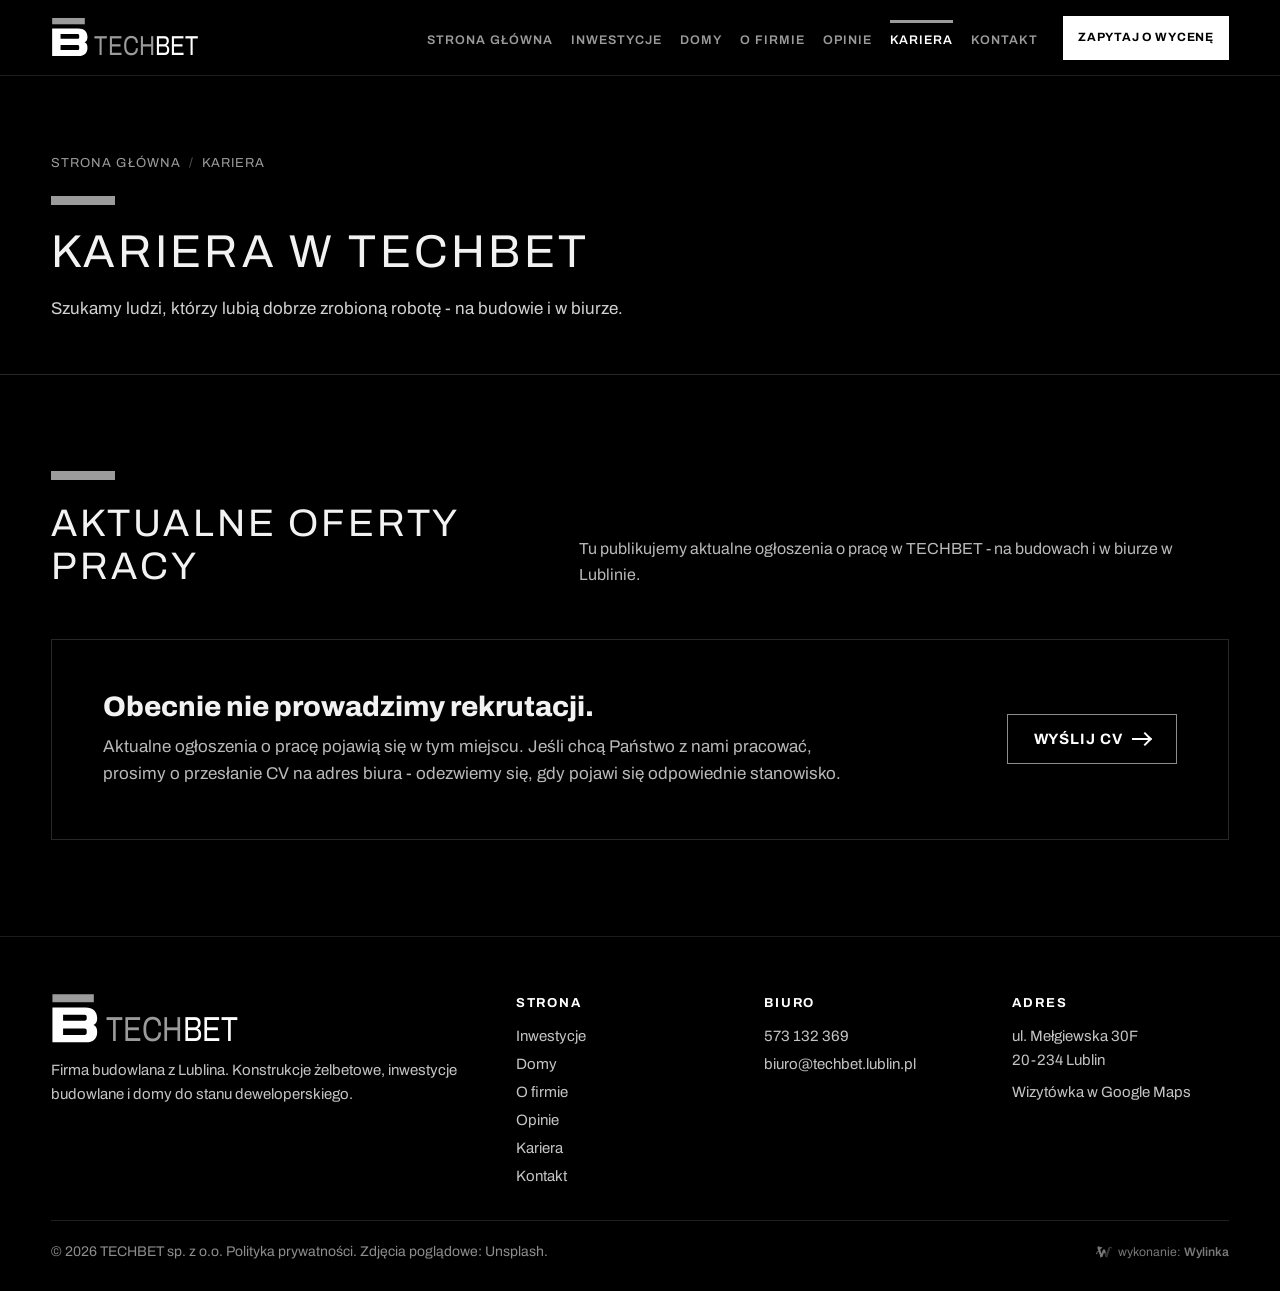
<file: kariera/index.html>
<!doctype html>
<html lang="pl">
<head>
<meta charset="utf-8">
<meta name="viewport" content="width=device-width, initial-scale=1">
<title>Kariera - praca w firmie budowlanej TECHBET Lublin</title>
<meta name="description" content="Praca w firmie budowlanej TECHBET z Lublina: aktualne ogłoszenia o pracę na budowie i w biurze. Wyślij CV na biuro@techbet.lublin.pl.">
<meta name="robots" content="noindex, nofollow" data-podglad>
<link rel="canonical" href="https://techbet.lublin.pl/kariera/">
<meta property="og:type" content="website">
<meta property="og:locale" content="pl_PL">
<meta property="og:title" content="Kariera - praca w firmie budowlanej TECHBET Lublin">
<meta property="og:description" content="Praca w firmie budowlanej TECHBET z Lublina: aktualne ogłoszenia o pracę na budowie i w biurze. Wyślij CV na biuro@techbet.lublin.pl.">
<meta property="og:url" content="https://techbet.lublin.pl/kariera/">
<meta property="og:image" content="https://techbet.lublin.pl/img/hero-1600.webp">
<meta name="theme-color" content="#000000">
<link rel="icon" href="../img/favicon.svg" type="image/svg+xml">
<link rel="icon" href="../img/favicon-48.png" sizes="48x48" type="image/png">
<link rel="apple-touch-icon" href="../img/apple-touch-icon.png">
<link rel="preload" href="../fonts/archivo-rdzen.woff2" as="font" type="font/woff2" crossorigin>
<style>
@font-face{font-family:"Archivo";font-style:normal;font-weight:400 800;font-display:swap;src:url(../fonts/archivo-rdzen.woff2) format("woff2");unicode-range:U+0020-007E,U+00A0,U+00A9,U+00AB,U+00B0,U+00B7,U+00BB,U+00D3,U+00D7,U+00F3,U+2013,U+2018-2019,U+201C-201E,U+2026}
@font-face{font-family:"Archivo";font-style:normal;font-weight:400 800;font-display:swap;src:url(../fonts/archivo-pl.woff2) format("woff2");unicode-range:U+0104-0107,U+0118-0119,U+0141-0144,U+015A-015B,U+0179-017C}
:root{--tlo:#000;--tlo2:#0d0e0f;--tlo3:#17181a;--linia:#262729;--tekst:#f2f2f2;--tekst2:#b9b9b9;--szary:#9c9b9b;--miedz:#a24f22;--miedz-j:#d0753c;--hh:76px;--wrap:min(92vw,1720px)}
*{box-sizing:border-box;margin:0;padding:0}
html{scroll-behavior:smooth;scroll-padding-top:var(--hh);background:var(--tlo)}
body{font-family:"Archivo",system-ui,-apple-system,"Segoe UI",sans-serif;color:var(--tekst);background:var(--tlo);font-size:17px;line-height:1.6;-webkit-font-smoothing:antialiased;overflow-x:hidden}
img{display:block;max-width:100%}
a{color:inherit}
button{font:inherit;cursor:pointer;color:inherit}
.wrap{width:var(--wrap);margin:0 auto}
.sr{position:absolute;width:1px;height:1px;overflow:hidden;clip:rect(0 0 0 0);white-space:nowrap}

/* belka nad tekstem - motyw z logo (belka nad litera B) */
.belka{display:block;width:clamp(56px,5vw,96px);height:clamp(8px,.7vw,12px);background:var(--szary);margin-bottom:22px}
.m .belka,.belka.m{background:var(--miedz)}

/* przyciski: prostokatne, ostre */
.btn{display:inline-flex;align-items:center;justify-content:center;gap:.6em;min-height:50px;padding:0 26px;font-weight:700;font-size:15px;letter-spacing:.06em;text-transform:uppercase;text-decoration:none;border:1px solid transparent;transition:background .25s,color .25s,border-color .25s}
.btn-b{background:#fff;color:#000}
.btn-b:hover{background:var(--szary);color:#000}
.btn-o{border-color:rgba(255,255,255,.55);color:#fff;background:transparent}
.btn-o:hover{background:#fff;color:#000}
.btn-m{background:var(--miedz);color:#fff}
.btn-m:hover{background:#86401a}
.btn .str{display:inline-block;width:18px;height:2px;background:currentColor;position:relative}
.btn .str::after{content:"";position:absolute;right:0;top:-4px;width:8px;height:8px;border-top:2px solid currentColor;border-right:2px solid currentColor;transform:rotate(45deg)}

/* naglowek: szare odnosniki, podkreslenie u gory jak belka w logo */
.top{position:sticky;top:0;z-index:50;height:var(--hh);background:#000;border-bottom:1px solid #1b1c1e}
.top .wrap{height:100%;display:flex;align-items:center;gap:clamp(18px,2vw,36px)}
.logo{display:block;width:clamp(150px,11vw,184px);flex:none}
.logo svg{display:block;width:100%;height:auto}
.menu{display:flex;gap:clamp(16px,1.7vw,32px);margin-left:auto;list-style:none}
.menu a{position:relative;display:block;text-decoration:none;font-weight:600;font-size:13.5px;letter-spacing:.1em;text-transform:uppercase;color:var(--szary);padding:10px 0 6px;transition:color .2s}
.menu a::before{content:"";position:absolute;left:0;top:0;width:100%;height:3px;background:var(--szary);transform:scaleX(0);transform-origin:left;transition:transform .25s ease}
.menu a:hover,.menu a.akt{color:#fff}
.menu a:hover::before,.menu a.akt::before{transform:scaleX(1)}
.menu a.md::before{background:var(--miedz)}
.menu .tel-m{display:none}
.top .btn{min-height:44px;padding:0 18px;font-size:13px}
.burger{display:none;margin-left:auto;width:48px;height:48px;border:0;background:none;position:relative}
.burger span,.burger span::before,.burger span::after{position:absolute;left:12px;width:24px;height:2px;background:#fff;content:"";transition:transform .2s}
.burger span{top:23px}.burger span::before{left:0;top:-8px}.burger span::after{left:0;top:8px}
.burger[aria-expanded=true] span{background:transparent}
.burger[aria-expanded=true] span::before{transform:translateY(8px) rotate(45deg)}
.burger[aria-expanded=true] span::after{transform:translateY(-8px) rotate(-45deg)}

/* pierwszy ekran: jedno zdjecie, duze logo i haslo */
.hero{position:relative;min-height:calc(100svh - var(--hh));display:flex;align-items:center;justify-content:center;overflow:hidden;isolation:isolate;text-align:center}
.hero>img{position:absolute;inset:0;width:100%;height:100%;object-fit:cover;z-index:-2}
.hero::before{content:"";position:absolute;inset:0;z-index:-1;background:radial-gradient(ellipse 60% 45% at 50% 50%,rgba(0,0,0,.42) 0%,rgba(0,0,0,0) 100%),linear-gradient(to bottom,rgba(0,0,0,.62) 0%,rgba(0,0,0,.5) 40%,rgba(0,0,0,.72) 68%,rgba(0,0,0,.93) 88%,#000 100%)}
.hero .srodek{width:var(--wrap);padding:clamp(48px,8vh,96px) 0 clamp(56px,9vh,110px)}
.hero .duze-logo{display:block;width:min(86vw,980px);margin:0 auto;opacity:.86}
.hero .duze-logo svg{display:block;width:100%;height:auto}
.hero h1{margin-top:clamp(26px,4vh,48px);font-size:clamp(19px,2.3vw,42px);line-height:1.25;font-weight:600;letter-spacing:.14em;text-transform:uppercase;color:rgba(255,255,255,.9)}
.hero .pod{margin:clamp(14px,2vh,22px) auto 0;max-width:52em;color:#c9c9c9;font-size:clamp(15px,1.05vw,18px)}
.hero .akcje{margin-top:clamp(26px,4vh,44px);display:flex;gap:14px;justify-content:center;flex-wrap:wrap}

/* dwie drogi: inwestycje i domy z odstepem */
.drogi{display:grid;grid-template-columns:minmax(0,1fr) minmax(0,1fr);gap:clamp(12px,1.3vw,24px);padding:clamp(12px,1.3vw,24px)}
.droga{position:relative;display:flex;align-items:flex-end;height:clamp(360px,40vw,780px);overflow:hidden;text-decoration:none;isolation:isolate;background:#111}
.droga img{position:absolute;inset:0;width:100%;height:100%;object-fit:cover;z-index:-2}
.droga::after{content:"";position:absolute;inset:0;z-index:-1;background:linear-gradient(to top,rgba(0,0,0,.78) 0%,rgba(0,0,0,.25) 45%,rgba(0,0,0,0) 70%)}
.droga .tresc{padding:0 clamp(22px,3vw,60px) clamp(26px,3.4vw,60px)}
.droga h2{position:relative;display:inline-block;padding-top:clamp(14px,1.2vw,20px);font-size:clamp(34px,4.2vw,80px);line-height:1;font-weight:800;letter-spacing:.04em;text-transform:uppercase;color:#fff}
.droga h2::before{content:"";position:absolute;left:0;top:0;width:100%;height:clamp(6px,.6vw,10px);background:var(--szary);transform:scaleX(0);transform-origin:left;transition:transform .45s ease}
.droga.d-dom h2::before{background:var(--miedz)}
.droga p{margin-top:12px;color:#d6d6d6;font-size:clamp(15px,1.05vw,18px);max-width:30em}
.droga .wiecej{display:inline-block;margin-top:14px;font-size:13px;font-weight:700;letter-spacing:.12em;text-transform:uppercase;color:#fff}
.droga.d-dom .wiecej{color:var(--miedz-j)}
.droga:hover h2::before,.droga:focus-visible h2::before,.droga.wid h2::before{transform:scaleX(1)}

/* czarno-biale zdjecia, kolor po najechaniu (na telefonie po wejsciu w widok) */
.bw{filter:grayscale(1);transition:filter .7s ease,transform .8s ease}
.droga:hover .bw,.droga:focus-visible .bw,.karta:hover .bw,.karta:focus-within .bw,.wid .bw,.bw.wid{filter:grayscale(0)}
.droga:hover .bw{transform:scale(1.03)}

/* licznik */
.licznik{border-top:1px solid var(--linia);border-bottom:1px solid var(--linia);background:var(--tlo2)}
.licznik .wrap{display:grid;grid-template-columns:repeat(3,minmax(0,1fr));gap:0}
.licznik .poz{padding:clamp(30px,3.6vw,60px) clamp(10px,2vw,40px);text-align:center;border-left:1px solid var(--linia)}
.licznik .poz:first-child{border-left:0}
.licznik b{display:block;font-size:clamp(44px,5.4vw,104px);line-height:1;font-weight:800;letter-spacing:-.02em;color:#fff;font-variant-numeric:tabular-nums}
.licznik b.m{color:var(--miedz-j)}
.licznik span{display:block;margin-top:12px;font-size:clamp(13px,.95vw,15px);letter-spacing:.14em;text-transform:uppercase;color:var(--szary)}
.licznik .przyp{grid-column:1/-1;text-align:center;font-size:13px;color:#7c7c7c;padding:0 0 18px}

/* sekcje */
.sek{padding:clamp(64px,7.5vw,128px) 0}
.sek.t2{background:var(--tlo2)}
.glowa{display:grid;grid-template-columns:minmax(0,5fr) minmax(0,7fr);gap:clamp(24px,5vw,96px);align-items:end;margin-bottom:clamp(34px,4vw,60px)}
.glowa h2{font-size:clamp(28px,3vw,52px);line-height:1.12;font-weight:400;letter-spacing:.08em;text-transform:uppercase}
.glowa p{font-size:clamp(16px,1.15vw,19px);color:var(--tekst2);max-width:44em}
.glowa p+p{margin-top:12px}

/* zakladki realizacji */
.zakl{display:flex;gap:0;margin-bottom:28px;border-bottom:1px solid var(--linia)}
.zakl button{position:relative;background:none;border:0;padding:16px 26px 14px;font-size:14px;font-weight:700;letter-spacing:.12em;text-transform:uppercase;color:var(--szary)}
.zakl button::before{content:"";position:absolute;left:0;top:0;width:100%;height:3px;background:var(--szary);transform:scaleX(0);transform-origin:left;transition:transform .25s}
.zakl button.md::before{background:var(--miedz)}
.zakl button[aria-selected=true]{color:#fff}
.zakl button[aria-selected=true]::before,.zakl button:hover::before{transform:scaleX(1)}
.panel[hidden]{display:none}

/* karty realizacji */
.siatka{display:grid;grid-template-columns:repeat(3,minmax(0,1fr));gap:clamp(14px,1.4vw,26px)}
.karta{min-width:0}
.karta .foto{display:block;width:100%;border:0;padding:0;background:#111;position:relative;aspect-ratio:4/3;overflow:hidden}
.karta .foto::before{content:"";position:absolute;left:0;top:0;width:42%;height:6px;z-index:1;background:var(--szary);transform:scaleX(0);transform-origin:left;transition:transform .35s}
.m .karta .foto::before,.karta.m .foto::before{background:var(--miedz)}
.karta:hover .foto::before,.karta.wid .foto::before{transform:scaleX(1)}
.karta .foto img{width:100%;height:100%;object-fit:cover}
.karta h3{font-size:clamp(17px,1.2vw,20px);font-weight:700;margin-top:14px;line-height:1.3}
.karta p{font-size:15px;margin-top:2px;color:var(--szary)}
.nawig{display:flex;align-items:center;justify-content:space-between;gap:20px;margin-top:32px;flex-wrap:wrap}

/* galeria w karcie (przesuwana palcem i mysza) */
.mini{position:relative}
.tor{display:flex;overflow-x:auto;scroll-snap-type:x mandatory;scrollbar-width:none;cursor:grab}
.tor::-webkit-scrollbar{display:none}
.tor.ciag{cursor:grabbing;scroll-snap-type:none}
.tor.ciag *{pointer-events:none}
.tor .foto{flex:0 0 100%;scroll-snap-align:start}
.mini .licz{position:absolute;right:10px;bottom:10px;z-index:2;background:rgba(0,0,0,.7);color:#fff;font-size:13px;padding:3px 9px}
.mini .mp,.mini .mn{position:absolute;top:50%;margin-top:-22px;z-index:2;width:44px;height:44px;border:1px solid rgba(255,255,255,.6);background:rgba(0,0,0,.55)}
.mini .mp{left:8px}.mini .mn{right:8px}
.mini .mp::after,.mini .mn::after{content:"";position:absolute;left:50%;top:50%;width:10px;height:10px;border-top:2px solid #fff;border-right:2px solid #fff}
.mini .mn::after{transform:translate(-70%,-50%) rotate(45deg)}
.mini .mp::after{transform:translate(-30%,-50%) rotate(-135deg)}
.mini button:disabled{opacity:.25;cursor:default}

/* budowalismy dla */
.loga{display:grid;grid-template-columns:repeat(6,minmax(0,1fr));gap:1px;background:var(--linia);border:1px solid var(--linia)}
.loga li{list-style:none;background:var(--tlo);display:flex;align-items:center;justify-content:center;min-height:clamp(96px,8vw,140px);padding:16px;text-align:center;color:#6c6c6c;font-size:13px;letter-spacing:.12em;text-transform:uppercase}
.uwaga{margin-top:16px;font-size:14px;color:#7c7c7c}

/* opinie */
.opinie{display:grid;grid-template-columns:minmax(0,4fr) minmax(0,8fr);gap:clamp(20px,3vw,56px);align-items:stretch}
.ocena{border:1px solid var(--linia);padding:clamp(24px,2.6vw,44px);display:flex;flex-direction:column;justify-content:space-between;gap:24px}
.ocena b{display:block;font-size:clamp(56px,5vw,92px);line-height:1;font-weight:800}
.gw{display:flex;gap:6px;margin-top:10px}
.gw i{display:block;width:22px;height:22px;background:var(--miedz-j);clip-path:polygon(50% 0,61% 35%,98% 35%,68% 57%,79% 91%,50% 70%,21% 91%,32% 57%,2% 35%,39% 35%)}
.ocena p{color:var(--tekst2);font-size:15px}
.cyt{border-left:6px solid var(--miedz);padding:clamp(10px,1vw,16px) 0 clamp(10px,1vw,16px) clamp(20px,2.4vw,44px);display:flex;flex-direction:column;justify-content:center}
.cyt blockquote{font-size:clamp(26px,2.6vw,46px);line-height:1.2;font-weight:700;letter-spacing:-.01em}
.cyt figcaption{margin-top:16px;color:var(--szary);font-size:15px}
.cyt .dop{margin-top:22px;color:var(--tekst2);font-size:16px;max-width:40em}

/* trzy punkty */
.trzy{display:grid;grid-template-columns:repeat(3,minmax(0,1fr));gap:clamp(24px,3vw,56px)}
.trzy div{border-top:1px solid var(--linia);padding-top:22px;position:relative}
.trzy div::before{content:"";position:absolute;left:0;top:-1px;width:64px;height:8px;background:var(--szary)}
.trzy h3{font-size:clamp(20px,1.5vw,26px);font-weight:700;margin:8px 0 10px;line-height:1.2}
.trzy p{color:var(--tekst2)}

/* kontakt i formularz */
.kon{display:grid;grid-template-columns:minmax(0,5fr) minmax(0,7fr);gap:clamp(32px,5vw,96px)}
.kon h2{font-size:clamp(28px,3vw,52px);line-height:1.12;font-weight:400;letter-spacing:.08em;text-transform:uppercase;margin-bottom:18px}
.kon>div>p{color:var(--tekst2)}
.dane{list-style:none;margin-top:28px;display:grid;gap:18px}
.dane li{border-top:1px solid var(--linia);padding-top:14px}
.dane b{display:block;font-size:13px;letter-spacing:.12em;text-transform:uppercase;color:var(--szary);font-weight:600;margin-bottom:2px}
.dane a{font-size:clamp(18px,1.35vw,23px);font-weight:700;text-decoration:none}
.dane a:hover{text-decoration:underline}
.dane span{font-size:18px}
form{background:var(--tlo3);padding:clamp(22px,3vw,48px);display:grid;grid-template-columns:minmax(0,1fr) minmax(0,1fr);gap:16px 18px;align-content:start}
form .cala{grid-column:1/-1}
label{display:block;font-size:13px;letter-spacing:.06em;font-weight:600;margin-bottom:6px;color:#d0d0d0}
input,select,textarea{width:100%;font:inherit;font-size:16px;padding:12px 14px;border:1px solid #3a3b3e;background:#0b0b0c;color:#fff;border-radius:0}
textarea{min-height:120px;resize:vertical}
input:focus,select:focus,textarea:focus{outline:2px solid #fff;outline-offset:0;border-color:#fff}
input[type=file]{padding:10px}
.wybor{display:flex;gap:10px}
.wybor label{flex:1;margin:0;display:flex;align-items:center;justify-content:center;gap:8px;min-height:50px;border:1px solid #3a3b3e;background:#0b0b0c;font-size:15px;cursor:pointer;color:#fff}
.wybor input{width:auto;accent-color:var(--miedz)}
.wybor label:has(input:checked){border-color:#fff}
.zgoda{display:flex!important;gap:10px;align-items:flex-start;font-weight:400!important;letter-spacing:0!important;font-size:14px!important;color:var(--tekst2)!important}
.zgoda input{width:auto;margin-top:4px;accent-color:var(--miedz)}
form .btn{justify-self:start}
.wynik{font-weight:600;font-size:15px;color:#fff}

/* mapa google - wizytowka firmy */
.mapa{position:relative;background:var(--tlo2)}
.mapa iframe{display:block;width:100%;height:clamp(340px,40vw,560px);border:0;filter:grayscale(.35) contrast(1.05)}
.mapa .pasek{display:flex;align-items:center;justify-content:space-between;gap:16px;flex-wrap:wrap;padding:22px 0}
.mapa .pasek p{color:var(--tekst2)}

/* stopka */
.stopka{background:#000;border-top:1px solid #1b1c1e;color:#c4c4c4;padding:56px 0 28px;font-size:15px}
.stopka .wrap{display:grid;grid-template-columns:minmax(0,2fr) repeat(3,minmax(0,1fr));gap:32px}
.stopka .logo{width:190px;margin-bottom:14px}
.stopka h3{font-size:13px;letter-spacing:.14em;text-transform:uppercase;color:#fff;margin-bottom:10px}
.stopka a{text-decoration:none}
.stopka a:hover{text-decoration:underline}
.stopka ul{list-style:none;display:grid;gap:4px}
.spod{grid-column:1/-1;display:flex;flex-wrap:wrap;justify-content:space-between;align-items:center;gap:12px;border-top:1px solid #1f2022;padding-top:20px;font-size:14px;color:#8d8d8d}

/* pasek na telefonie po przewinieciu */
.mob{display:none}

/* powiekszenie zdjec */
.lb{position:fixed;inset:0;z-index:100;background:rgba(0,0,0,.95);display:none;align-items:center;justify-content:center;padding:56px 64px}
.lb.on{display:flex}
.lb img{max-width:100%;max-height:100%;object-fit:contain}
.lb button{position:absolute;width:52px;height:52px;border:1px solid #fff;background:rgba(0,0,0,.4);color:#fff}
.lb .zam{top:14px;right:14px}
.lb .zam::before,.lb .zam::after{content:"";position:absolute;left:13px;top:24px;width:24px;height:2px;background:#fff;transform:rotate(45deg)}
.lb .zam::after{transform:rotate(-45deg)}
.lb .pop,.lb .nast{top:50%;margin-top:-26px}
.lb .pop{left:10px}.lb .nast{right:10px}
.lb .pop::after,.lb .nast::after{content:"";position:absolute;left:50%;top:50%;width:11px;height:11px;border-top:2px solid #fff;border-right:2px solid #fff}
.lb .nast::after{transform:translate(-70%,-50%) rotate(45deg)}
.lb .pop::after{transform:translate(-30%,-50%) rotate(-135deg)}
.lb p{position:absolute;bottom:16px;left:0;right:0;text-align:center;color:#e5e5e5;font-size:15px}

/* ===== podstrony ===== */
.ph{position:relative;min-height:clamp(420px,62vh,720px);display:flex;align-items:flex-end;overflow:hidden;isolation:isolate}
.ph>img{position:absolute;inset:0;width:100%;height:100%;object-fit:cover;z-index:-2}
.ph::before{content:"";position:absolute;inset:0;z-index:-1;background:linear-gradient(to top,#000 0%,rgba(0,0,0,.86) 22%,rgba(0,0,0,.5) 60%,rgba(0,0,0,.35) 100%)}
.ph .wrap{padding:clamp(40px,6vh,72px) 0 clamp(40px,7vh,84px)}
.ph h1,.pn h1{font-size:clamp(30px,3.6vw,66px);line-height:1.1;font-weight:400;letter-spacing:.07em;text-transform:uppercase;max-width:20em}
.lead{margin-top:18px;font-size:clamp(17px,1.25vw,21px);color:#d2d2d2;max-width:44em}
.ph .btn,.pn .btn{margin-top:28px}
.pn{padding:clamp(48px,6vw,96px) 0 clamp(36px,4vw,64px);border-bottom:1px solid var(--linia)}
.okr ol{list-style:none;display:flex;flex-wrap:wrap;gap:8px;font-size:13px;letter-spacing:.08em;text-transform:uppercase;color:var(--szary);margin-bottom:22px}
.okr li+li::before{content:"/";margin-right:8px;color:#555}
.okr a{text-decoration:none}
.okr a:hover{color:#fff}

.wiersze{list-style:none;display:grid;grid-template-columns:repeat(2,minmax(0,1fr));gap:0 clamp(24px,4vw,80px)}
.wiersze li{border-top:1px solid var(--linia);padding:22px 0 24px}
.wiersze h3{font-size:clamp(19px,1.4vw,24px);font-weight:700;margin-bottom:6px}
.wiersze p{color:var(--tekst2)}
.etapy{list-style:none;display:grid;grid-template-columns:repeat(3,minmax(0,1fr));gap:clamp(20px,2.4vw,44px)}
.etapy li{border-top:1px solid var(--linia);padding-top:18px}
.etapy .nr{display:block;font-size:clamp(30px,2.6vw,44px);font-weight:800;color:var(--szary);line-height:1;margin-bottom:12px}
.m .etapy .nr{color:var(--miedz-j)}
.etapy h3{font-size:clamp(18px,1.3vw,22px);font-weight:700;margin-bottom:6px}
.etapy p{color:var(--tekst2)}
.cta .wrap{display:grid;grid-template-columns:minmax(0,1fr) minmax(0,1fr);gap:clamp(24px,4vw,80px);align-items:end}
.cta h2{font-size:clamp(26px,2.8vw,48px);line-height:1.12;font-weight:400;letter-spacing:.08em;text-transform:uppercase}
.cta p{color:var(--tekst2);margin-bottom:22px;font-size:clamp(16px,1.15vw,19px)}
.rej{width:100%;border-collapse:collapse;font-size:16px}
.rej th,.rej td{text-align:left;padding:12px 0;border-top:1px solid var(--linia);vertical-align:top}
.rej th{width:34%;color:var(--szary);font-weight:600;padding-right:16px}
.dwie{display:grid;grid-template-columns:repeat(2,minmax(0,1fr));gap:clamp(12px,1.3vw,24px)}

/* kariera */
.oferty{list-style:none;display:grid;gap:0;border-top:1px solid var(--linia)}
.oferty li{display:grid;grid-template-columns:minmax(0,1fr) auto;gap:20px;align-items:center;padding:26px 0;border-bottom:1px solid var(--linia)}
.oferty h3{font-size:clamp(20px,1.6vw,28px);font-weight:700}
.oferty p{color:var(--tekst2)}
.brak{border:1px solid var(--linia);padding:clamp(28px,4vw,64px);display:grid;grid-template-columns:minmax(0,1fr) auto;gap:24px;align-items:center}
.brak h3{font-size:clamp(24px,2.2vw,38px);line-height:1.15;font-weight:800}
.brak p{margin-top:10px;color:var(--tekst2);max-width:44em}

.polityka{padding:clamp(40px,5vw,80px) 0 clamp(64px,7vw,110px);max-width:860px}
.polityka h2{font-size:clamp(22px,1.8vw,30px);font-weight:700;margin:36px 0 10px}
.polityka p,.polityka li{color:var(--tekst2)}
.polityka ul{padding-left:20px}
.polityka a{color:#fff}

.wylinka-badge{display:inline-flex;align-items:center;gap:.4em;color:inherit;text-decoration:none;font-size:.875em;line-height:1;opacity:.85}
.wylinka-badge:hover,.wylinka-badge:focus-visible{opacity:1}
.wylinka-badge:focus-visible{outline:2px solid currentColor;outline-offset:3px;border-radius:2px}
.wylinka-badge svg{width:18px;height:18px;flex:none;overflow:visible}
.wylinka-badge b{font-weight:600}
.wylinka-badge .wy-old{opacity:.45;transform-origin:40px 30px;transition:transform .32s cubic-bezier(.3,.7,.4,1),opacity .32s ease-out}
.wylinka-badge .wy-pod{opacity:0;transition:opacity .2s ease-out .08s}
.wylinka-badge:hover .wy-old,.wylinka-badge:focus-visible .wy-old{transform:translate(9px,7px) rotate(9deg);opacity:0}
.wylinka-badge:hover .wy-pod,.wylinka-badge:focus-visible .wy-pod{opacity:1}
@media (prefers-reduced-motion:reduce){.wylinka-badge .wy-old,.wylinka-badge .wy-pod{transition:none}.wylinka-badge:hover .wy-old,.wylinka-badge:focus-visible .wy-old{transform:none;opacity:.45}.wylinka-badge:hover .wy-pod,.wylinka-badge:focus-visible .wy-pod{opacity:0}}
@media (max-width:1280px){
  .menu{gap:18px}
  .menu a{font-size:12.5px;letter-spacing:.08em}
  .top .btn{padding:0 14px;font-size:12px}
}
@media (max-width:1140px){
  :root{--hh:64px}
  .menu,.top .btn{display:none}
  .burger{display:block}
  .menu.otw{display:flex;position:fixed;top:var(--hh);left:0;right:0;flex-direction:column;gap:0;background:#000;border-bottom:1px solid #222;padding:4px 4vw 22px;max-height:calc(100svh - var(--hh));overflow-y:auto}
  .menu.otw a{padding:15px 0 13px 0;font-size:16px;border-bottom:1px solid #1d1e20}
  .menu.otw a::before{width:44px}
  .menu.otw li.tel-m{display:block}
  .menu.otw li.tel-m a{color:#fff}
  .glowa,.kon,.opinie{grid-template-columns:minmax(0,1fr)}
  .glowa{gap:16px}
  .siatka{grid-template-columns:repeat(2,minmax(0,1fr))}
  .loga{grid-template-columns:repeat(3,minmax(0,1fr))}
  .wiersze{grid-template-columns:minmax(0,1fr)}
  .etapy{grid-template-columns:repeat(2,minmax(0,1fr))}
  .cta .wrap{grid-template-columns:minmax(0,1fr)}
  .stopka .wrap{grid-template-columns:minmax(0,1fr) minmax(0,1fr)}
  .stopka .wrap>div:first-child{grid-column:1/-1}
}
@media (max-width:760px){
  .hero{min-height:calc(100svh - var(--hh))}
  .hero .srodek{padding:40px 0 48px}
  .hero::before{background:radial-gradient(ellipse 90% 50% at 50% 55%,rgba(0,0,0,.5) 0%,rgba(0,0,0,0) 100%),linear-gradient(to bottom,rgba(0,0,0,.66) 0%,rgba(0,0,0,.58) 45%,rgba(0,0,0,.8) 75%,#000 100%)}
  .hero .duze-logo{width:88vw}
  .hero h1{font-size:clamp(17px,5vw,22px);letter-spacing:.1em}
  .hero .pod{font-size:15px}
  .hero .akcje .btn{min-height:48px}
  .btn{font-size:14px;letter-spacing:.04em;padding:12px 20px;line-height:1.3;text-align:center}
  .drogi{grid-template-columns:minmax(0,1fr);gap:12px;padding:12px}
  .droga{height:auto;aspect-ratio:4/3.4;min-height:300px}
  .droga h2{font-size:clamp(32px,10vw,44px)}
  .licznik .wrap{grid-template-columns:minmax(0,1fr)}
  .licznik .poz{border-left:0;border-top:1px solid var(--linia);padding:26px 4vw}
  .licznik .poz:first-child{border-top:0}
  .siatka{grid-template-columns:minmax(0,1fr);gap:30px}
  .loga{grid-template-columns:repeat(2,minmax(0,1fr))}
  .zakl{overflow-x:auto}
  .zakl button{padding:14px 18px 12px;font-size:13px;flex:1}
  .trzy{grid-template-columns:minmax(0,1fr);gap:28px}
  .etapy{grid-template-columns:minmax(0,1fr);gap:28px}
  .dwie{grid-template-columns:minmax(0,1fr)}
  form{grid-template-columns:minmax(0,1fr)}
  .ph{min-height:calc(100svh - var(--hh))}
  .ph h1{font-size:clamp(25px,7vw,32px)}
  .lead{font-size:16px}
  .pn{padding:30px 0 28px}
  .pn h1{font-size:clamp(25px,7vw,32px)}
  .oferty li,.brak{grid-template-columns:minmax(0,1fr)}
  .rej th{width:42%}
  .lb{padding:56px 8px}
  .lb .pop,.lb .nast{top:auto;bottom:10px;margin:0}
  .lb p{bottom:72px}
  .mob{display:grid;grid-template-columns:1fr 1fr;position:fixed;left:0;right:0;bottom:0;z-index:40;transform:translateY(110%);transition:transform .25s}
  .mob.widac{transform:none}
  .mob a{min-height:54px;display:flex;align-items:center;justify-content:center;font-weight:700;font-size:14px;letter-spacing:.08em;text-transform:uppercase;text-decoration:none}
  .mob a:first-child{background:#1a1b1d;color:#fff;border-top:1px solid #2a2b2e}
  .mob a:last-child{background:#fff;color:#000}
  .stopka{padding-bottom:80px}
}
@media (prefers-reduced-motion:reduce){*{transition:none!important;scroll-behavior:auto!important}}

</style>
<script type="application/ld+json">
{
 "@context": "https://schema.org",
 "@graph": [
  {
   "@type": "BreadcrumbList",
   "itemListElement": [
    {
     "@type": "ListItem",
     "position": 1,
     "name": "Strona główna",
     "item": "https://techbet.lublin.pl/"
    },
    {
     "@type": "ListItem",
     "position": 2,
     "name": "Kariera",
     "item": "https://techbet.lublin.pl/kariera/"
    }
   ]
  },
  {
   "@type": "WebPage",
   "url": "https://techbet.lublin.pl/kariera/",
   "name": "Kariera w TECHBET",
   "about": {
    "@id": "https://techbet.lublin.pl/#firma"
   }
  },
  {
   "@type": "GeneralContractor",
   "@id": "https://techbet.lublin.pl/#firma",
   "name": "TECHBET",
   "legalName": "TECHBET Spółka z ograniczoną odpowiedzialnością",
   "url": "https://techbet.lublin.pl/",
   "logo": "https://techbet.lublin.pl/img/logo-192.png",
   "image": "https://techbet.lublin.pl/img/hero-1600.webp",
   "description": "Firma budowlana z Lublina: konstrukcje żelbetowe, inwestycje budowlane oraz domy do stanu deweloperskiego. Wykonanie, organizacja budowy i dostawy materiałów.",
   "slogan": "Twoja przyszłość. Nasza odpowiedzialność.",
   "telephone": "+48573132369",
   "email": "biuro@techbet.lublin.pl",
   "hasMap": "https://maps.google.com/?cid=6404524912836694314",
   "address": {
    "@type": "PostalAddress",
    "streetAddress": "ul. Mełgiewska 30F",
    "postalCode": "20-234",
    "addressLocality": "Lublin",
    "addressCountry": "PL"
   },
   "geo": {
    "@type": "GeoCoordinates",
    "latitude": 51.2485789,
    "longitude": 22.6245753
   },
   "taxID": "9462686367",
   "vatID": "PL9462686367",
   "areaServed": "Lublin"
  }
 ]
}
</script>
</head>
<body>
<svg width="0" height="0" style="position:absolute" aria-hidden="true">
  <defs>
    <path id="b-glif" fill-rule="evenodd" d="M48 172H234C277 172 300 195 300 234C300 252 293 264 279 270C294 276 300 290 300 309C300 347 277 368 237 368H48ZM108 212H229C237 212 241 216 241 224V234C241 242 237 246 229 246H108ZM108 290H229C237 290 241 294 241 302V314C241 322 237 326 229 326H108Z"/>
  </defs>
</svg>

<header class="top">
  <div class="wrap">
    <a class="logo" href="../" aria-label="TECHBET - strona główna"><svg viewBox="40 90 1070 290" aria-hidden="true"><rect x="48" y="97" width="233" height="45" fill="#9c9b9b"/><use href="#b-glif" fill="#fff"/><text x="350" y="358" font-family="Archivo,sans-serif" font-size="196" font-weight="400" textLength="745" lengthAdjust="spacingAndGlyphs"><tspan fill="#9c9b9b">TECH</tspan><tspan fill="#fff">BET</tspan></text></svg></a>
    <ul class="menu" id="menu">
      <li><a href="../">Strona główna</a></li>
      <li><a href="../inwestycje/">Inwestycje</a></li>
      <li><a href="../domy/" class="md">Domy</a></li>
      <li><a href="../o-firmie/">O firmie</a></li>
      <li><a href="../opinie/">Opinie</a></li>
      <li><a href="../kariera/" class="akt" aria-current="page">Kariera</a></li>
      <li><a href="../kontakt/">Kontakt</a></li>
      <li class="tel-m"><a href="tel:+48573132369">Biuro: 573 132 369</a></li>
    </ul>
    <a class="btn btn-b" href="../kontakt/">Zapytaj o wycenę</a>
    <button class="burger" aria-expanded="false" aria-controls="menu" aria-label="Menu"><span></span></button>
  </div>
</header>

<main>
<section class="pn">
  <div class="wrap">
    <nav class="okr" aria-label="Okruszki"><ol><li><a href="../">Strona główna</a></li><li><span aria-current="page">Kariera</span></li></ol></nav>
    <span class="belka"></span>
    <h1>Kariera w TECHBET</h1>
    <p class="lead">Szukamy ludzi, którzy lubią dobrze zrobioną robotę - na budowie i w biurze.</p>
  </div>
</section>

<section class="sek">
  <div class="wrap">
    <div class="glowa">
      <div><span class="belka"></span><h2>Aktualne oferty pracy</h2></div>
      <p>Tu publikujemy aktualne ogłoszenia o pracę w TECHBET - na budowach i w biurze w Lublinie.</p>
    </div>
    <div class="brak">
      <div><h3>Obecnie nie prowadzimy rekrutacji.</h3><p>Aktualne ogłoszenia o pracę pojawią się w tym miejscu. Jeśli chcą Państwo z nami pracować, prosimy o przesłanie CV na adres biura - odezwiemy się, gdy pojawi się odpowiednie stanowisko.</p></div>
      <a class="btn btn-o" href="mailto:biuro@techbet.lublin.pl?subject=CV">Wyślij CV <i class="str"></i></a>
    </div>
  </div>
</section>
</main>

<footer class="stopka">
  <div class="wrap">
    <div>
      <a class="logo" href="../" aria-label="TECHBET - strona główna"><svg viewBox="40 90 1070 290" aria-hidden="true"><rect x="48" y="97" width="233" height="45" fill="#9c9b9b"/><use href="#b-glif" fill="#fff"/><text x="350" y="358" font-family="Archivo,sans-serif" font-size="196" font-weight="400" textLength="745" lengthAdjust="spacingAndGlyphs"><tspan fill="#9c9b9b">TECH</tspan><tspan fill="#fff">BET</tspan></text></svg></a>
      <p>Firma budowlana z Lublina. Konstrukcje żelbetowe, inwestycje budowlane i domy do stanu deweloperskiego.</p>
    </div>
    <div><h3>Strona</h3><ul><li><a href="../inwestycje/">Inwestycje</a></li><li><a href="../domy/">Domy</a></li><li><a href="../o-firmie/">O firmie</a></li><li><a href="../opinie/">Opinie</a></li><li><a href="../kariera/">Kariera</a></li><li><a href="../kontakt/">Kontakt</a></li></ul></div>
    <div><h3>Biuro</h3><ul><li><a href="tel:+48573132369">573 132 369</a></li><li><a href="mailto:biuro@techbet.lublin.pl">biuro@techbet.lublin.pl</a></li></ul></div>
    <div><h3>Adres</h3><p>ul. Mełgiewska 30F<br>20-234 Lublin</p><p style="margin-top:8px"><a href="https://maps.google.com/?cid=6404524912836694314" rel="noopener">Wizytówka w Google Maps</a></p></div>
    <div class="spod"><span>© <span id="rok">2026</span> TECHBET sp. z o.o. <a href="../polityka-prywatnosci/">Polityka prywatności</a>. Zdjęcia poglądowe: Unsplash.</span><a class="wylinka-badge" href="https://wylinka.pl/?utm_source=techbet.lublin.pl&amp;utm_medium=stopka&amp;utm_campaign=wykonanie" rel="noopener" title="Strona wykonana przez Wylinka"><svg viewBox="0 0 64 64" aria-hidden="true" focusable="false" fill="currentColor"><path d="M9.8 22.8l-1.2-7.9 2.2-3.7 15.5 4.6-.5 1.5-7.2 5.5 4.7 15.6 5-15.6 7 0 4.1 12.7-4.2-.9-2.6 1.8-.8-2.2-5.3 15.6-4.3 0 .4 .2-2.1 2.8-1.3-1.1 1.1-1.4-3.1 .2-.1-1.7 2.2-.1-5.7-16.5-4.8 .6-.8 3.1 0 .5-.3 .5 .8 2.2-1.6 .5-.4-1.3-.8 1.6-1.5-.8 .8-1.6-1.4 .6-.6-1.6 2.3-.8 .2-.4 1.3-4.8 5.9-.8-2.4-6.9zM15.2 13.7l-.1-.4-.4 .8-.1 .8 .1 1 .1 .4 .3 .7 .3-.9 .1-.7 0-.8z"/><path class="wy-pod" d="M37.1 49.8l-4.5-13.3 2.6-1.8 4.2 .9 .9 2.8 3-9.7 0-.5 .1-.8 3.2-8.4 .5-1 .6-1 .9-1.1 1.3-1 1.1-.7 1.4-.5 1.4-.3 .7 0 .9 0 1.2 .3 1.4 .6 .8 .5 .7 .7 .6 .7 .5 .9 .3 .9 .1 .9 0 .8-.2 .9-.5 .9-.5 .6-.7 .5-.7 .3-.1-.1 0-.1 .5-.5 .3-.7 .2-.5 0-.6-.1-.6-.3-.7-.4-.5-.4-.4-.5-.3-.6-.3-.7 0-.7 .1-.6 .1-.5 .4-.5 .5-.3 .5-.2 .7-.1 1.5-1.4 5.1-.8 3.3-.3 .7-.5 .7-6 17.5 1.9 .1-.1 1.7-3.1-.2 1.1 1.4-1.3 1.1-2.1-2.8 .4-.2z"/><path class="wy-old" d="M40.8 50l.4-.2-4.1 0-4.2-12.5 2.5-1.7 4.3 .9 .6 1.9 .6-1.6 0-.3 2.4-7.8 0-.5 .1-.8 3.2-8.4 .4-.8 .6-.9 .9-1.2 .9-.9 1.3-.8 1.4-.6 1.2-.3 1.4-.1 1.3 .1 .6 .2 .8 .3 1.1 .6 .9 .7 .7 .9 .5 .9 .3 .9 .1 1.1-.1 .9-.3 .9-.4 .7-.6 .7-.6 .4-.6 .2-.1-.1 0-.1 .5-.5 .3-.7 .2-.5 0-.5-.1-.6-.2-.6-.3-.5-.4-.5-.5-.3-.6-.3-.7-.1-.6 0-.6 .1-.6 .3-.6 .5-.3 .4-.2 .5-.1 .5-.1 1.5-1.4 5.1-.8 3.3-.3 .7-.5 .7-6 17.5 1.9 .1-.1 1.7-3.1-.2 1.1 1.4-1.3 1.1zM49.6 17.1l.6 1.7-1.5 1.9 .4 .4 1.8-2.1-.7-2.1zM48.1 28.3l.5 1.8-1.7 1.8 .4 .4 1.9-2-.6-2.2zM37.9 41.7l1.7-1.5-.4-.4-1.7 1.4zM42.6 38.7l-1.5 2.8 1.1 2-1.3 2.6 .5 .2 1.5-2.8-1.1-2 1.4-2.5z"/></svg><span>wykonanie: <b>Wylinka</b></span></a></div>
  </div>
</footer>

<div class="mob" id="mob"><a href="tel:+48573132369">Zadzwoń</a><a href="../kontakt/">Zapytaj o wycenę</a></div>

<div class="lb" id="lb" role="dialog" aria-modal="true" aria-label="Powiększone zdjęcie">
  <img alt="">
  <p></p>
  <button class="zam" aria-label="Zamknij"></button>
  <button class="pop" aria-label="Poprzednie zdjęcie"></button>
  <button class="nast" aria-label="Następne zdjęcie"></button>
</div>
<script src="../app.js" defer></script>
</body>
</html>
</file>
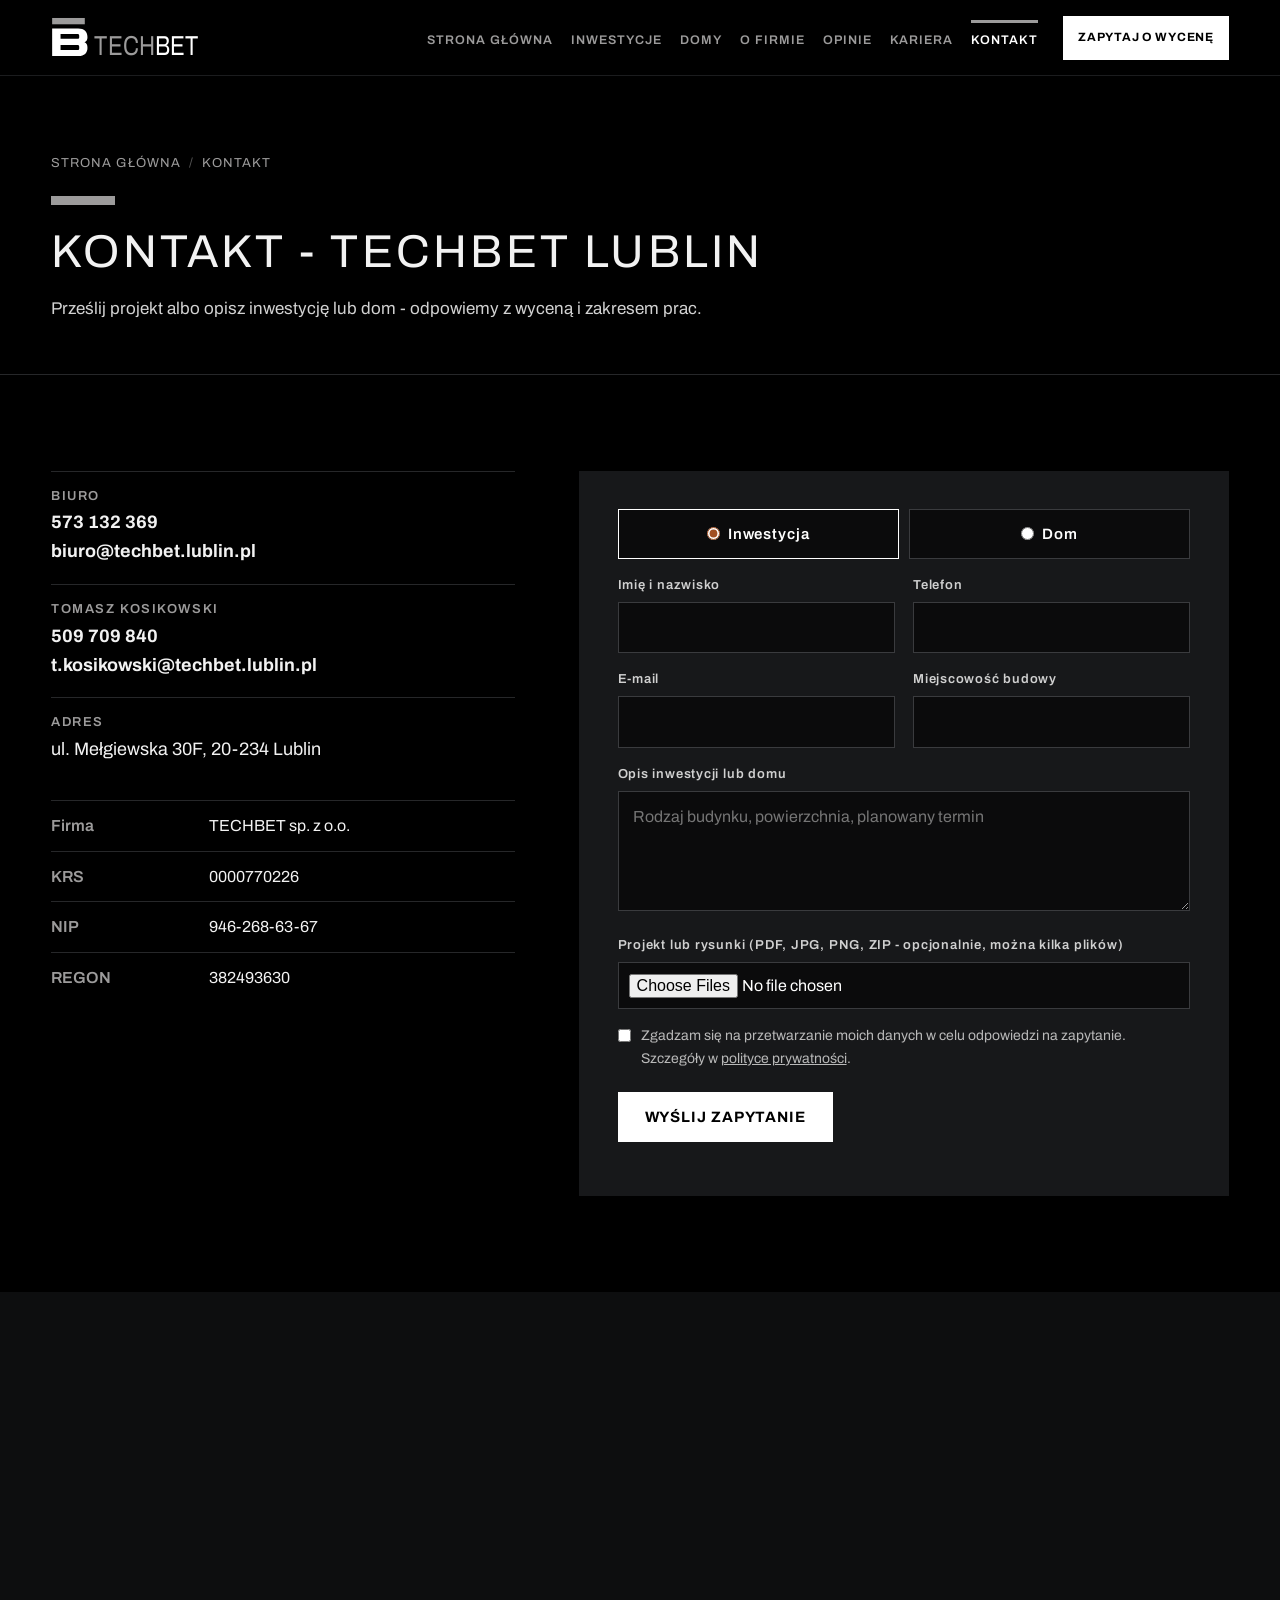
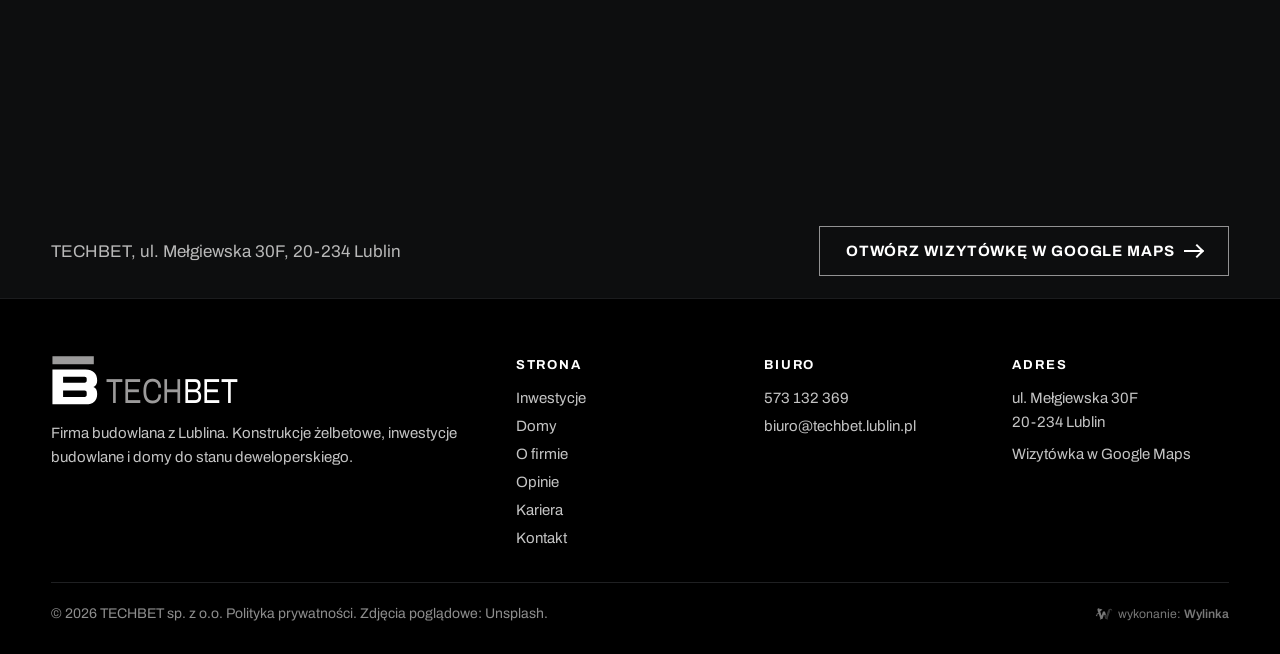
<file: kontakt/index.html>
<!doctype html>
<html lang="pl">
<head>
<meta charset="utf-8">
<meta name="viewport" content="width=device-width, initial-scale=1">
<title>Kontakt - TECHBET Lublin, ul. Mełgiewska 30F</title>
<meta name="description" content="Kontakt z firmą budowlaną TECHBET z Lublina: biuro 573 132 369, biuro@techbet.lublin.pl, ul. Mełgiewska 30F. Formularz zapytania z możliwością dołączenia projektu.">
<meta name="robots" content="noindex, nofollow" data-podglad>
<link rel="canonical" href="https://techbet.lublin.pl/kontakt/">
<meta property="og:type" content="website">
<meta property="og:locale" content="pl_PL">
<meta property="og:title" content="Kontakt - TECHBET Lublin, ul. Mełgiewska 30F">
<meta property="og:description" content="Kontakt z firmą budowlaną TECHBET z Lublina: biuro 573 132 369, biuro@techbet.lublin.pl, ul. Mełgiewska 30F. Formularz zapytania z możliwością dołączenia projektu.">
<meta property="og:url" content="https://techbet.lublin.pl/kontakt/">
<meta property="og:image" content="https://techbet.lublin.pl/img/hero-1600.webp">
<meta name="theme-color" content="#000000">
<link rel="icon" href="../img/favicon.svg" type="image/svg+xml">
<link rel="icon" href="../img/favicon-48.png" sizes="48x48" type="image/png">
<link rel="apple-touch-icon" href="../img/apple-touch-icon.png">
<link rel="preload" href="../fonts/archivo-rdzen.woff2" as="font" type="font/woff2" crossorigin>
<style>
@font-face{font-family:"Archivo";font-style:normal;font-weight:400 800;font-display:swap;src:url(../fonts/archivo-rdzen.woff2) format("woff2");unicode-range:U+0020-007E,U+00A0,U+00A9,U+00AB,U+00B0,U+00B7,U+00BB,U+00D3,U+00D7,U+00F3,U+2013,U+2018-2019,U+201C-201E,U+2026}
@font-face{font-family:"Archivo";font-style:normal;font-weight:400 800;font-display:swap;src:url(../fonts/archivo-pl.woff2) format("woff2");unicode-range:U+0104-0107,U+0118-0119,U+0141-0144,U+015A-015B,U+0179-017C}
:root{--tlo:#000;--tlo2:#0d0e0f;--tlo3:#17181a;--linia:#262729;--tekst:#f2f2f2;--tekst2:#b9b9b9;--szary:#9c9b9b;--miedz:#a24f22;--miedz-j:#d0753c;--hh:76px;--wrap:min(92vw,1720px)}
*{box-sizing:border-box;margin:0;padding:0}
html{scroll-behavior:smooth;scroll-padding-top:var(--hh);background:var(--tlo)}
body{font-family:"Archivo",system-ui,-apple-system,"Segoe UI",sans-serif;color:var(--tekst);background:var(--tlo);font-size:17px;line-height:1.6;-webkit-font-smoothing:antialiased;overflow-x:hidden}
img{display:block;max-width:100%}
a{color:inherit}
button{font:inherit;cursor:pointer;color:inherit}
.wrap{width:var(--wrap);margin:0 auto}
.sr{position:absolute;width:1px;height:1px;overflow:hidden;clip:rect(0 0 0 0);white-space:nowrap}

/* belka nad tekstem - motyw z logo (belka nad litera B) */
.belka{display:block;width:clamp(56px,5vw,96px);height:clamp(8px,.7vw,12px);background:var(--szary);margin-bottom:22px}
.m .belka,.belka.m{background:var(--miedz)}

/* przyciski: prostokatne, ostre */
.btn{display:inline-flex;align-items:center;justify-content:center;gap:.6em;min-height:50px;padding:0 26px;font-weight:700;font-size:15px;letter-spacing:.06em;text-transform:uppercase;text-decoration:none;border:1px solid transparent;transition:background .25s,color .25s,border-color .25s}
.btn-b{background:#fff;color:#000}
.btn-b:hover{background:var(--szary);color:#000}
.btn-o{border-color:rgba(255,255,255,.55);color:#fff;background:transparent}
.btn-o:hover{background:#fff;color:#000}
.btn-m{background:var(--miedz);color:#fff}
.btn-m:hover{background:#86401a}
.btn .str{display:inline-block;width:18px;height:2px;background:currentColor;position:relative}
.btn .str::after{content:"";position:absolute;right:0;top:-4px;width:8px;height:8px;border-top:2px solid currentColor;border-right:2px solid currentColor;transform:rotate(45deg)}

/* naglowek: szare odnosniki, podkreslenie u gory jak belka w logo */
.top{position:sticky;top:0;z-index:50;height:var(--hh);background:#000;border-bottom:1px solid #1b1c1e}
.top .wrap{height:100%;display:flex;align-items:center;gap:clamp(18px,2vw,36px)}
.logo{display:block;width:clamp(150px,11vw,184px);flex:none}
.logo svg{display:block;width:100%;height:auto}
.menu{display:flex;gap:clamp(16px,1.7vw,32px);margin-left:auto;list-style:none}
.menu a{position:relative;display:block;text-decoration:none;font-weight:600;font-size:13.5px;letter-spacing:.1em;text-transform:uppercase;color:var(--szary);padding:10px 0 6px;transition:color .2s}
.menu a::before{content:"";position:absolute;left:0;top:0;width:100%;height:3px;background:var(--szary);transform:scaleX(0);transform-origin:left;transition:transform .25s ease}
.menu a:hover,.menu a.akt{color:#fff}
.menu a:hover::before,.menu a.akt::before{transform:scaleX(1)}
.menu a.md::before{background:var(--miedz)}
.menu .tel-m{display:none}
.top .btn{min-height:44px;padding:0 18px;font-size:13px}
.burger{display:none;margin-left:auto;width:48px;height:48px;border:0;background:none;position:relative}
.burger span,.burger span::before,.burger span::after{position:absolute;left:12px;width:24px;height:2px;background:#fff;content:"";transition:transform .2s}
.burger span{top:23px}.burger span::before{left:0;top:-8px}.burger span::after{left:0;top:8px}
.burger[aria-expanded=true] span{background:transparent}
.burger[aria-expanded=true] span::before{transform:translateY(8px) rotate(45deg)}
.burger[aria-expanded=true] span::after{transform:translateY(-8px) rotate(-45deg)}

/* pierwszy ekran: jedno zdjecie, duze logo i haslo */
.hero{position:relative;min-height:calc(100svh - var(--hh));display:flex;align-items:center;justify-content:center;overflow:hidden;isolation:isolate;text-align:center}
.hero>img{position:absolute;inset:0;width:100%;height:100%;object-fit:cover;z-index:-2}
.hero::before{content:"";position:absolute;inset:0;z-index:-1;background:radial-gradient(ellipse 60% 45% at 50% 50%,rgba(0,0,0,.42) 0%,rgba(0,0,0,0) 100%),linear-gradient(to bottom,rgba(0,0,0,.62) 0%,rgba(0,0,0,.5) 40%,rgba(0,0,0,.72) 68%,rgba(0,0,0,.93) 88%,#000 100%)}
.hero .srodek{width:var(--wrap);padding:clamp(48px,8vh,96px) 0 clamp(56px,9vh,110px)}
.hero .duze-logo{display:block;width:min(86vw,980px);margin:0 auto;opacity:.86}
.hero .duze-logo svg{display:block;width:100%;height:auto}
.hero h1{margin-top:clamp(26px,4vh,48px);font-size:clamp(19px,2.3vw,42px);line-height:1.25;font-weight:600;letter-spacing:.14em;text-transform:uppercase;color:rgba(255,255,255,.9)}
.hero .pod{margin:clamp(14px,2vh,22px) auto 0;max-width:52em;color:#c9c9c9;font-size:clamp(15px,1.05vw,18px)}
.hero .akcje{margin-top:clamp(26px,4vh,44px);display:flex;gap:14px;justify-content:center;flex-wrap:wrap}

/* dwie drogi: inwestycje i domy z odstepem */
.drogi{display:grid;grid-template-columns:minmax(0,1fr) minmax(0,1fr);gap:clamp(12px,1.3vw,24px);padding:clamp(12px,1.3vw,24px)}
.droga{position:relative;display:flex;align-items:flex-end;height:clamp(360px,40vw,780px);overflow:hidden;text-decoration:none;isolation:isolate;background:#111}
.droga img{position:absolute;inset:0;width:100%;height:100%;object-fit:cover;z-index:-2}
.droga::after{content:"";position:absolute;inset:0;z-index:-1;background:linear-gradient(to top,rgba(0,0,0,.78) 0%,rgba(0,0,0,.25) 45%,rgba(0,0,0,0) 70%)}
.droga .tresc{padding:0 clamp(22px,3vw,60px) clamp(26px,3.4vw,60px)}
.droga h2{position:relative;display:inline-block;padding-top:clamp(14px,1.2vw,20px);font-size:clamp(34px,4.2vw,80px);line-height:1;font-weight:800;letter-spacing:.04em;text-transform:uppercase;color:#fff}
.droga h2::before{content:"";position:absolute;left:0;top:0;width:100%;height:clamp(6px,.6vw,10px);background:var(--szary);transform:scaleX(0);transform-origin:left;transition:transform .45s ease}
.droga.d-dom h2::before{background:var(--miedz)}
.droga p{margin-top:12px;color:#d6d6d6;font-size:clamp(15px,1.05vw,18px);max-width:30em}
.droga .wiecej{display:inline-block;margin-top:14px;font-size:13px;font-weight:700;letter-spacing:.12em;text-transform:uppercase;color:#fff}
.droga.d-dom .wiecej{color:var(--miedz-j)}
.droga:hover h2::before,.droga:focus-visible h2::before,.droga.wid h2::before{transform:scaleX(1)}

/* czarno-biale zdjecia, kolor po najechaniu (na telefonie po wejsciu w widok) */
.bw{filter:grayscale(1);transition:filter .7s ease,transform .8s ease}
.droga:hover .bw,.droga:focus-visible .bw,.karta:hover .bw,.karta:focus-within .bw,.wid .bw,.bw.wid{filter:grayscale(0)}
.droga:hover .bw{transform:scale(1.03)}

/* licznik */
.licznik{border-top:1px solid var(--linia);border-bottom:1px solid var(--linia);background:var(--tlo2)}
.licznik .wrap{display:grid;grid-template-columns:repeat(3,minmax(0,1fr));gap:0}
.licznik .poz{padding:clamp(30px,3.6vw,60px) clamp(10px,2vw,40px);text-align:center;border-left:1px solid var(--linia)}
.licznik .poz:first-child{border-left:0}
.licznik b{display:block;font-size:clamp(44px,5.4vw,104px);line-height:1;font-weight:800;letter-spacing:-.02em;color:#fff;font-variant-numeric:tabular-nums}
.licznik b.m{color:var(--miedz-j)}
.licznik span{display:block;margin-top:12px;font-size:clamp(13px,.95vw,15px);letter-spacing:.14em;text-transform:uppercase;color:var(--szary)}
.licznik .przyp{grid-column:1/-1;text-align:center;font-size:13px;color:#7c7c7c;padding:0 0 18px}

/* sekcje */
.sek{padding:clamp(64px,7.5vw,128px) 0}
.sek.t2{background:var(--tlo2)}
.glowa{display:grid;grid-template-columns:minmax(0,5fr) minmax(0,7fr);gap:clamp(24px,5vw,96px);align-items:end;margin-bottom:clamp(34px,4vw,60px)}
.glowa h2{font-size:clamp(28px,3vw,52px);line-height:1.12;font-weight:400;letter-spacing:.08em;text-transform:uppercase}
.glowa p{font-size:clamp(16px,1.15vw,19px);color:var(--tekst2);max-width:44em}
.glowa p+p{margin-top:12px}

/* zakladki realizacji */
.zakl{display:flex;gap:0;margin-bottom:28px;border-bottom:1px solid var(--linia)}
.zakl button{position:relative;background:none;border:0;padding:16px 26px 14px;font-size:14px;font-weight:700;letter-spacing:.12em;text-transform:uppercase;color:var(--szary)}
.zakl button::before{content:"";position:absolute;left:0;top:0;width:100%;height:3px;background:var(--szary);transform:scaleX(0);transform-origin:left;transition:transform .25s}
.zakl button.md::before{background:var(--miedz)}
.zakl button[aria-selected=true]{color:#fff}
.zakl button[aria-selected=true]::before,.zakl button:hover::before{transform:scaleX(1)}
.panel[hidden]{display:none}

/* karty realizacji */
.siatka{display:grid;grid-template-columns:repeat(3,minmax(0,1fr));gap:clamp(14px,1.4vw,26px)}
.karta{min-width:0}
.karta .foto{display:block;width:100%;border:0;padding:0;background:#111;position:relative;aspect-ratio:4/3;overflow:hidden}
.karta .foto::before{content:"";position:absolute;left:0;top:0;width:42%;height:6px;z-index:1;background:var(--szary);transform:scaleX(0);transform-origin:left;transition:transform .35s}
.m .karta .foto::before,.karta.m .foto::before{background:var(--miedz)}
.karta:hover .foto::before,.karta.wid .foto::before{transform:scaleX(1)}
.karta .foto img{width:100%;height:100%;object-fit:cover}
.karta h3{font-size:clamp(17px,1.2vw,20px);font-weight:700;margin-top:14px;line-height:1.3}
.karta p{font-size:15px;margin-top:2px;color:var(--szary)}
.nawig{display:flex;align-items:center;justify-content:space-between;gap:20px;margin-top:32px;flex-wrap:wrap}

/* galeria w karcie (przesuwana palcem i mysza) */
.mini{position:relative}
.tor{display:flex;overflow-x:auto;scroll-snap-type:x mandatory;scrollbar-width:none;cursor:grab}
.tor::-webkit-scrollbar{display:none}
.tor.ciag{cursor:grabbing;scroll-snap-type:none}
.tor.ciag *{pointer-events:none}
.tor .foto{flex:0 0 100%;scroll-snap-align:start}
.mini .licz{position:absolute;right:10px;bottom:10px;z-index:2;background:rgba(0,0,0,.7);color:#fff;font-size:13px;padding:3px 9px}
.mini .mp,.mini .mn{position:absolute;top:50%;margin-top:-22px;z-index:2;width:44px;height:44px;border:1px solid rgba(255,255,255,.6);background:rgba(0,0,0,.55)}
.mini .mp{left:8px}.mini .mn{right:8px}
.mini .mp::after,.mini .mn::after{content:"";position:absolute;left:50%;top:50%;width:10px;height:10px;border-top:2px solid #fff;border-right:2px solid #fff}
.mini .mn::after{transform:translate(-70%,-50%) rotate(45deg)}
.mini .mp::after{transform:translate(-30%,-50%) rotate(-135deg)}
.mini button:disabled{opacity:.25;cursor:default}

/* budowalismy dla */
.loga{display:grid;grid-template-columns:repeat(6,minmax(0,1fr));gap:1px;background:var(--linia);border:1px solid var(--linia)}
.loga li{list-style:none;background:var(--tlo);display:flex;align-items:center;justify-content:center;min-height:clamp(96px,8vw,140px);padding:16px;text-align:center;color:#6c6c6c;font-size:13px;letter-spacing:.12em;text-transform:uppercase}
.uwaga{margin-top:16px;font-size:14px;color:#7c7c7c}

/* opinie */
.opinie{display:grid;grid-template-columns:minmax(0,4fr) minmax(0,8fr);gap:clamp(20px,3vw,56px);align-items:stretch}
.ocena{border:1px solid var(--linia);padding:clamp(24px,2.6vw,44px);display:flex;flex-direction:column;justify-content:space-between;gap:24px}
.ocena b{display:block;font-size:clamp(56px,5vw,92px);line-height:1;font-weight:800}
.gw{display:flex;gap:6px;margin-top:10px}
.gw i{display:block;width:22px;height:22px;background:var(--miedz-j);clip-path:polygon(50% 0,61% 35%,98% 35%,68% 57%,79% 91%,50% 70%,21% 91%,32% 57%,2% 35%,39% 35%)}
.ocena p{color:var(--tekst2);font-size:15px}
.cyt{border-left:6px solid var(--miedz);padding:clamp(10px,1vw,16px) 0 clamp(10px,1vw,16px) clamp(20px,2.4vw,44px);display:flex;flex-direction:column;justify-content:center}
.cyt blockquote{font-size:clamp(26px,2.6vw,46px);line-height:1.2;font-weight:700;letter-spacing:-.01em}
.cyt figcaption{margin-top:16px;color:var(--szary);font-size:15px}
.cyt .dop{margin-top:22px;color:var(--tekst2);font-size:16px;max-width:40em}

/* trzy punkty */
.trzy{display:grid;grid-template-columns:repeat(3,minmax(0,1fr));gap:clamp(24px,3vw,56px)}
.trzy div{border-top:1px solid var(--linia);padding-top:22px;position:relative}
.trzy div::before{content:"";position:absolute;left:0;top:-1px;width:64px;height:8px;background:var(--szary)}
.trzy h3{font-size:clamp(20px,1.5vw,26px);font-weight:700;margin:8px 0 10px;line-height:1.2}
.trzy p{color:var(--tekst2)}

/* kontakt i formularz */
.kon{display:grid;grid-template-columns:minmax(0,5fr) minmax(0,7fr);gap:clamp(32px,5vw,96px)}
.kon h2{font-size:clamp(28px,3vw,52px);line-height:1.12;font-weight:400;letter-spacing:.08em;text-transform:uppercase;margin-bottom:18px}
.kon>div>p{color:var(--tekst2)}
.dane{list-style:none;margin-top:28px;display:grid;gap:18px}
.dane li{border-top:1px solid var(--linia);padding-top:14px}
.dane b{display:block;font-size:13px;letter-spacing:.12em;text-transform:uppercase;color:var(--szary);font-weight:600;margin-bottom:2px}
.dane a{font-size:clamp(18px,1.35vw,23px);font-weight:700;text-decoration:none}
.dane a:hover{text-decoration:underline}
.dane span{font-size:18px}
form{background:var(--tlo3);padding:clamp(22px,3vw,48px);display:grid;grid-template-columns:minmax(0,1fr) minmax(0,1fr);gap:16px 18px;align-content:start}
form .cala{grid-column:1/-1}
label{display:block;font-size:13px;letter-spacing:.06em;font-weight:600;margin-bottom:6px;color:#d0d0d0}
input,select,textarea{width:100%;font:inherit;font-size:16px;padding:12px 14px;border:1px solid #3a3b3e;background:#0b0b0c;color:#fff;border-radius:0}
textarea{min-height:120px;resize:vertical}
input:focus,select:focus,textarea:focus{outline:2px solid #fff;outline-offset:0;border-color:#fff}
input[type=file]{padding:10px}
.wybor{display:flex;gap:10px}
.wybor label{flex:1;margin:0;display:flex;align-items:center;justify-content:center;gap:8px;min-height:50px;border:1px solid #3a3b3e;background:#0b0b0c;font-size:15px;cursor:pointer;color:#fff}
.wybor input{width:auto;accent-color:var(--miedz)}
.wybor label:has(input:checked){border-color:#fff}
.zgoda{display:flex!important;gap:10px;align-items:flex-start;font-weight:400!important;letter-spacing:0!important;font-size:14px!important;color:var(--tekst2)!important}
.zgoda input{width:auto;margin-top:4px;accent-color:var(--miedz)}
form .btn{justify-self:start}
.wynik{font-weight:600;font-size:15px;color:#fff}

/* mapa google - wizytowka firmy */
.mapa{position:relative;background:var(--tlo2)}
.mapa iframe{display:block;width:100%;height:clamp(340px,40vw,560px);border:0;filter:grayscale(.35) contrast(1.05)}
.mapa .pasek{display:flex;align-items:center;justify-content:space-between;gap:16px;flex-wrap:wrap;padding:22px 0}
.mapa .pasek p{color:var(--tekst2)}

/* stopka */
.stopka{background:#000;border-top:1px solid #1b1c1e;color:#c4c4c4;padding:56px 0 28px;font-size:15px}
.stopka .wrap{display:grid;grid-template-columns:minmax(0,2fr) repeat(3,minmax(0,1fr));gap:32px}
.stopka .logo{width:190px;margin-bottom:14px}
.stopka h3{font-size:13px;letter-spacing:.14em;text-transform:uppercase;color:#fff;margin-bottom:10px}
.stopka a{text-decoration:none}
.stopka a:hover{text-decoration:underline}
.stopka ul{list-style:none;display:grid;gap:4px}
.spod{grid-column:1/-1;display:flex;flex-wrap:wrap;justify-content:space-between;align-items:center;gap:12px;border-top:1px solid #1f2022;padding-top:20px;font-size:14px;color:#8d8d8d}

/* pasek na telefonie po przewinieciu */
.mob{display:none}

/* powiekszenie zdjec */
.lb{position:fixed;inset:0;z-index:100;background:rgba(0,0,0,.95);display:none;align-items:center;justify-content:center;padding:56px 64px}
.lb.on{display:flex}
.lb img{max-width:100%;max-height:100%;object-fit:contain}
.lb button{position:absolute;width:52px;height:52px;border:1px solid #fff;background:rgba(0,0,0,.4);color:#fff}
.lb .zam{top:14px;right:14px}
.lb .zam::before,.lb .zam::after{content:"";position:absolute;left:13px;top:24px;width:24px;height:2px;background:#fff;transform:rotate(45deg)}
.lb .zam::after{transform:rotate(-45deg)}
.lb .pop,.lb .nast{top:50%;margin-top:-26px}
.lb .pop{left:10px}.lb .nast{right:10px}
.lb .pop::after,.lb .nast::after{content:"";position:absolute;left:50%;top:50%;width:11px;height:11px;border-top:2px solid #fff;border-right:2px solid #fff}
.lb .nast::after{transform:translate(-70%,-50%) rotate(45deg)}
.lb .pop::after{transform:translate(-30%,-50%) rotate(-135deg)}
.lb p{position:absolute;bottom:16px;left:0;right:0;text-align:center;color:#e5e5e5;font-size:15px}

/* ===== podstrony ===== */
.ph{position:relative;min-height:clamp(420px,62vh,720px);display:flex;align-items:flex-end;overflow:hidden;isolation:isolate}
.ph>img{position:absolute;inset:0;width:100%;height:100%;object-fit:cover;z-index:-2}
.ph::before{content:"";position:absolute;inset:0;z-index:-1;background:linear-gradient(to top,#000 0%,rgba(0,0,0,.86) 22%,rgba(0,0,0,.5) 60%,rgba(0,0,0,.35) 100%)}
.ph .wrap{padding:clamp(40px,6vh,72px) 0 clamp(40px,7vh,84px)}
.ph h1,.pn h1{font-size:clamp(30px,3.6vw,66px);line-height:1.1;font-weight:400;letter-spacing:.07em;text-transform:uppercase;max-width:20em}
.lead{margin-top:18px;font-size:clamp(17px,1.25vw,21px);color:#d2d2d2;max-width:44em}
.ph .btn,.pn .btn{margin-top:28px}
.pn{padding:clamp(48px,6vw,96px) 0 clamp(36px,4vw,64px);border-bottom:1px solid var(--linia)}
.okr ol{list-style:none;display:flex;flex-wrap:wrap;gap:8px;font-size:13px;letter-spacing:.08em;text-transform:uppercase;color:var(--szary);margin-bottom:22px}
.okr li+li::before{content:"/";margin-right:8px;color:#555}
.okr a{text-decoration:none}
.okr a:hover{color:#fff}

.wiersze{list-style:none;display:grid;grid-template-columns:repeat(2,minmax(0,1fr));gap:0 clamp(24px,4vw,80px)}
.wiersze li{border-top:1px solid var(--linia);padding:22px 0 24px}
.wiersze h3{font-size:clamp(19px,1.4vw,24px);font-weight:700;margin-bottom:6px}
.wiersze p{color:var(--tekst2)}
.etapy{list-style:none;display:grid;grid-template-columns:repeat(3,minmax(0,1fr));gap:clamp(20px,2.4vw,44px)}
.etapy li{border-top:1px solid var(--linia);padding-top:18px}
.etapy .nr{display:block;font-size:clamp(30px,2.6vw,44px);font-weight:800;color:var(--szary);line-height:1;margin-bottom:12px}
.m .etapy .nr{color:var(--miedz-j)}
.etapy h3{font-size:clamp(18px,1.3vw,22px);font-weight:700;margin-bottom:6px}
.etapy p{color:var(--tekst2)}
.cta .wrap{display:grid;grid-template-columns:minmax(0,1fr) minmax(0,1fr);gap:clamp(24px,4vw,80px);align-items:end}
.cta h2{font-size:clamp(26px,2.8vw,48px);line-height:1.12;font-weight:400;letter-spacing:.08em;text-transform:uppercase}
.cta p{color:var(--tekst2);margin-bottom:22px;font-size:clamp(16px,1.15vw,19px)}
.rej{width:100%;border-collapse:collapse;font-size:16px}
.rej th,.rej td{text-align:left;padding:12px 0;border-top:1px solid var(--linia);vertical-align:top}
.rej th{width:34%;color:var(--szary);font-weight:600;padding-right:16px}
.dwie{display:grid;grid-template-columns:repeat(2,minmax(0,1fr));gap:clamp(12px,1.3vw,24px)}

/* kariera */
.oferty{list-style:none;display:grid;gap:0;border-top:1px solid var(--linia)}
.oferty li{display:grid;grid-template-columns:minmax(0,1fr) auto;gap:20px;align-items:center;padding:26px 0;border-bottom:1px solid var(--linia)}
.oferty h3{font-size:clamp(20px,1.6vw,28px);font-weight:700}
.oferty p{color:var(--tekst2)}
.brak{border:1px solid var(--linia);padding:clamp(28px,4vw,64px);display:grid;grid-template-columns:minmax(0,1fr) auto;gap:24px;align-items:center}
.brak h3{font-size:clamp(24px,2.2vw,38px);line-height:1.15;font-weight:800}
.brak p{margin-top:10px;color:var(--tekst2);max-width:44em}

.polityka{padding:clamp(40px,5vw,80px) 0 clamp(64px,7vw,110px);max-width:860px}
.polityka h2{font-size:clamp(22px,1.8vw,30px);font-weight:700;margin:36px 0 10px}
.polityka p,.polityka li{color:var(--tekst2)}
.polityka ul{padding-left:20px}
.polityka a{color:#fff}

.wylinka-badge{display:inline-flex;align-items:center;gap:.4em;color:inherit;text-decoration:none;font-size:.875em;line-height:1;opacity:.85}
.wylinka-badge:hover,.wylinka-badge:focus-visible{opacity:1}
.wylinka-badge:focus-visible{outline:2px solid currentColor;outline-offset:3px;border-radius:2px}
.wylinka-badge svg{width:18px;height:18px;flex:none;overflow:visible}
.wylinka-badge b{font-weight:600}
.wylinka-badge .wy-old{opacity:.45;transform-origin:40px 30px;transition:transform .32s cubic-bezier(.3,.7,.4,1),opacity .32s ease-out}
.wylinka-badge .wy-pod{opacity:0;transition:opacity .2s ease-out .08s}
.wylinka-badge:hover .wy-old,.wylinka-badge:focus-visible .wy-old{transform:translate(9px,7px) rotate(9deg);opacity:0}
.wylinka-badge:hover .wy-pod,.wylinka-badge:focus-visible .wy-pod{opacity:1}
@media (prefers-reduced-motion:reduce){.wylinka-badge .wy-old,.wylinka-badge .wy-pod{transition:none}.wylinka-badge:hover .wy-old,.wylinka-badge:focus-visible .wy-old{transform:none;opacity:.45}.wylinka-badge:hover .wy-pod,.wylinka-badge:focus-visible .wy-pod{opacity:0}}
@media (max-width:1280px){
  .menu{gap:18px}
  .menu a{font-size:12.5px;letter-spacing:.08em}
  .top .btn{padding:0 14px;font-size:12px}
}
@media (max-width:1140px){
  :root{--hh:64px}
  .menu,.top .btn{display:none}
  .burger{display:block}
  .menu.otw{display:flex;position:fixed;top:var(--hh);left:0;right:0;flex-direction:column;gap:0;background:#000;border-bottom:1px solid #222;padding:4px 4vw 22px;max-height:calc(100svh - var(--hh));overflow-y:auto}
  .menu.otw a{padding:15px 0 13px 0;font-size:16px;border-bottom:1px solid #1d1e20}
  .menu.otw a::before{width:44px}
  .menu.otw li.tel-m{display:block}
  .menu.otw li.tel-m a{color:#fff}
  .glowa,.kon,.opinie{grid-template-columns:minmax(0,1fr)}
  .glowa{gap:16px}
  .siatka{grid-template-columns:repeat(2,minmax(0,1fr))}
  .loga{grid-template-columns:repeat(3,minmax(0,1fr))}
  .wiersze{grid-template-columns:minmax(0,1fr)}
  .etapy{grid-template-columns:repeat(2,minmax(0,1fr))}
  .cta .wrap{grid-template-columns:minmax(0,1fr)}
  .stopka .wrap{grid-template-columns:minmax(0,1fr) minmax(0,1fr)}
  .stopka .wrap>div:first-child{grid-column:1/-1}
}
@media (max-width:760px){
  .hero{min-height:calc(100svh - var(--hh))}
  .hero .srodek{padding:40px 0 48px}
  .hero::before{background:radial-gradient(ellipse 90% 50% at 50% 55%,rgba(0,0,0,.5) 0%,rgba(0,0,0,0) 100%),linear-gradient(to bottom,rgba(0,0,0,.66) 0%,rgba(0,0,0,.58) 45%,rgba(0,0,0,.8) 75%,#000 100%)}
  .hero .duze-logo{width:88vw}
  .hero h1{font-size:clamp(17px,5vw,22px);letter-spacing:.1em}
  .hero .pod{font-size:15px}
  .hero .akcje .btn{min-height:48px}
  .btn{font-size:14px;letter-spacing:.04em;padding:12px 20px;line-height:1.3;text-align:center}
  .drogi{grid-template-columns:minmax(0,1fr);gap:12px;padding:12px}
  .droga{height:auto;aspect-ratio:4/3.4;min-height:300px}
  .droga h2{font-size:clamp(32px,10vw,44px)}
  .licznik .wrap{grid-template-columns:minmax(0,1fr)}
  .licznik .poz{border-left:0;border-top:1px solid var(--linia);padding:26px 4vw}
  .licznik .poz:first-child{border-top:0}
  .siatka{grid-template-columns:minmax(0,1fr);gap:30px}
  .loga{grid-template-columns:repeat(2,minmax(0,1fr))}
  .zakl{overflow-x:auto}
  .zakl button{padding:14px 18px 12px;font-size:13px;flex:1}
  .trzy{grid-template-columns:minmax(0,1fr);gap:28px}
  .etapy{grid-template-columns:minmax(0,1fr);gap:28px}
  .dwie{grid-template-columns:minmax(0,1fr)}
  form{grid-template-columns:minmax(0,1fr)}
  .ph{min-height:calc(100svh - var(--hh))}
  .ph h1{font-size:clamp(25px,7vw,32px)}
  .lead{font-size:16px}
  .pn{padding:30px 0 28px}
  .pn h1{font-size:clamp(25px,7vw,32px)}
  .oferty li,.brak{grid-template-columns:minmax(0,1fr)}
  .rej th{width:42%}
  .lb{padding:56px 8px}
  .lb .pop,.lb .nast{top:auto;bottom:10px;margin:0}
  .lb p{bottom:72px}
  .mob{display:grid;grid-template-columns:1fr 1fr;position:fixed;left:0;right:0;bottom:0;z-index:40;transform:translateY(110%);transition:transform .25s}
  .mob.widac{transform:none}
  .mob a{min-height:54px;display:flex;align-items:center;justify-content:center;font-weight:700;font-size:14px;letter-spacing:.08em;text-transform:uppercase;text-decoration:none}
  .mob a:first-child{background:#1a1b1d;color:#fff;border-top:1px solid #2a2b2e}
  .mob a:last-child{background:#fff;color:#000}
  .stopka{padding-bottom:80px}
}
@media (prefers-reduced-motion:reduce){*{transition:none!important;scroll-behavior:auto!important}}

</style>
<script type="application/ld+json">
{
 "@context": "https://schema.org",
 "@graph": [
  {
   "@type": "BreadcrumbList",
   "itemListElement": [
    {
     "@type": "ListItem",
     "position": 1,
     "name": "Strona główna",
     "item": "https://techbet.lublin.pl/"
    },
    {
     "@type": "ListItem",
     "position": 2,
     "name": "Kontakt",
     "item": "https://techbet.lublin.pl/kontakt/"
    }
   ]
  },
  {
   "@type": "ContactPage",
   "url": "https://techbet.lublin.pl/kontakt/",
   "name": "Kontakt - TECHBET",
   "about": {
    "@id": "https://techbet.lublin.pl/#firma"
   }
  },
  {
   "@type": "GeneralContractor",
   "@id": "https://techbet.lublin.pl/#firma",
   "name": "TECHBET",
   "legalName": "TECHBET Spółka z ograniczoną odpowiedzialnością",
   "url": "https://techbet.lublin.pl/",
   "logo": "https://techbet.lublin.pl/img/logo-192.png",
   "image": "https://techbet.lublin.pl/img/hero-1600.webp",
   "description": "Firma budowlana z Lublina: konstrukcje żelbetowe, inwestycje budowlane oraz domy do stanu deweloperskiego. Wykonanie, organizacja budowy i dostawy materiałów.",
   "slogan": "Twoja przyszłość. Nasza odpowiedzialność.",
   "telephone": "+48573132369",
   "email": "biuro@techbet.lublin.pl",
   "hasMap": "https://maps.google.com/?cid=6404524912836694314",
   "address": {
    "@type": "PostalAddress",
    "streetAddress": "ul. Mełgiewska 30F",
    "postalCode": "20-234",
    "addressLocality": "Lublin",
    "addressCountry": "PL"
   },
   "geo": {
    "@type": "GeoCoordinates",
    "latitude": 51.2485789,
    "longitude": 22.6245753
   },
   "taxID": "9462686367",
   "vatID": "PL9462686367",
   "areaServed": "Lublin"
  }
 ]
}
</script>
</head>
<body>
<svg width="0" height="0" style="position:absolute" aria-hidden="true">
  <defs>
    <path id="b-glif" fill-rule="evenodd" d="M48 172H234C277 172 300 195 300 234C300 252 293 264 279 270C294 276 300 290 300 309C300 347 277 368 237 368H48ZM108 212H229C237 212 241 216 241 224V234C241 242 237 246 229 246H108ZM108 290H229C237 290 241 294 241 302V314C241 322 237 326 229 326H108Z"/>
  </defs>
</svg>

<header class="top">
  <div class="wrap">
    <a class="logo" href="../" aria-label="TECHBET - strona główna"><svg viewBox="40 90 1070 290" aria-hidden="true"><rect x="48" y="97" width="233" height="45" fill="#9c9b9b"/><use href="#b-glif" fill="#fff"/><text x="350" y="358" font-family="Archivo,sans-serif" font-size="196" font-weight="400" textLength="745" lengthAdjust="spacingAndGlyphs"><tspan fill="#9c9b9b">TECH</tspan><tspan fill="#fff">BET</tspan></text></svg></a>
    <ul class="menu" id="menu">
      <li><a href="../">Strona główna</a></li>
      <li><a href="../inwestycje/">Inwestycje</a></li>
      <li><a href="../domy/" class="md">Domy</a></li>
      <li><a href="../o-firmie/">O firmie</a></li>
      <li><a href="../opinie/">Opinie</a></li>
      <li><a href="../kariera/">Kariera</a></li>
      <li><a href="../kontakt/" class="akt" aria-current="page">Kontakt</a></li>
      <li class="tel-m"><a href="tel:+48573132369">Biuro: 573 132 369</a></li>
    </ul>
    <a class="btn btn-b" href="../kontakt/">Zapytaj o wycenę</a>
    <button class="burger" aria-expanded="false" aria-controls="menu" aria-label="Menu"><span></span></button>
  </div>
</header>

<main>
<section class="pn">
  <div class="wrap">
    <nav class="okr" aria-label="Okruszki"><ol><li><a href="../">Strona główna</a></li><li><span aria-current="page">Kontakt</span></li></ol></nav>
    <span class="belka"></span>
    <h1>Kontakt - TECHBET Lublin</h1>
    <p class="lead">Prześlij projekt albo opisz inwestycję lub dom - odpowiemy z wyceną i zakresem prac.</p>
  </div>
</section>

<section class="sek">
  <div class="wrap kon">
    <div>
      <ul class="dane" style="margin-top:0">
        <li><b>Biuro</b><a href="tel:+48573132369">573 132 369</a><br><a href="mailto:biuro@techbet.lublin.pl">biuro@techbet.lublin.pl</a></li>
        <li><b>Tomasz Kosikowski</b><a href="tel:+48509709840">509 709 840</a><br><a href="mailto:t.kosikowski@techbet.lublin.pl">t.kosikowski@techbet.lublin.pl</a></li>
        <li><b>Adres</b><span>ul. Mełgiewska 30F, 20-234 Lublin</span></li>
      </ul>
      <table class="rej" style="margin-top:36px">
        <tr><th scope="row">Firma</th><td>TECHBET sp. z o.o.</td></tr>
        <tr><th scope="row">KRS</th><td>0000770226</td></tr>
        <tr><th scope="row">NIP</th><td>946-268-63-67</td></tr>
        <tr><th scope="row">REGON</th><td>382493630</td></tr>
      </table>
    </div>
    <form id="form" novalidate>
      <div class="cala"><span class="sr">Czego dotyczy zapytanie</span><div class="wybor" role="radiogroup" aria-label="Czego dotyczy zapytanie"><label><input type="radio" name="typ" value="inwestycja" checked> Inwestycja</label><label><input type="radio" name="typ" value="dom"> Dom</label></div></div>
      <div><label for="f-imie">Imię i nazwisko</label><input id="f-imie" name="imie" autocomplete="name"></div>
      <div><label for="f-tel">Telefon</label><input id="f-tel" name="tel" type="tel" autocomplete="tel"></div>
      <div><label for="f-mail">E-mail</label><input id="f-mail" name="mail" type="email" autocomplete="email"></div>
      <div><label for="f-miejsce">Miejscowość budowy</label><input id="f-miejsce" name="miejsce"></div>
      <div class="cala"><label for="f-wiad">Opis inwestycji lub domu</label><textarea id="f-wiad" name="wiad" placeholder="Rodzaj budynku, powierzchnia, planowany termin"></textarea></div>
      <div class="cala"><label for="f-plik">Projekt lub rysunki (PDF, JPG, PNG, ZIP - opcjonalnie, można kilka plików)</label><input id="f-plik" name="plik" type="file" multiple accept=".pdf,.jpg,.jpeg,.png,.zip"></div>
      <div class="cala"><label class="zgoda"><input type="checkbox" name="zgoda" required> <span>Zgadzam się na przetwarzanie moich danych w celu odpowiedzi na zapytanie. Szczegóły w <a href="../polityka-prywatnosci/">polityce prywatności</a>.</span></label></div>
      <div class="cala"><button class="btn btn-b" type="submit">Wyślij zapytanie</button></div>
      <p class="cala wynik" id="wynik" aria-live="polite"></p>
    </form>
  </div>
</section>

<section class="mapa" aria-label="Mapa dojazdu">
  <iframe src="https://maps.google.com/maps?cid=6404524912836694314&hl=pl&output=embed" loading="lazy" title="Mapa Google: TECHBET - konstrukcje żelbetowe, ul. Mełgiewska 30F, Lublin" referrerpolicy="no-referrer-when-downgrade" allowfullscreen></iframe>
  <div class="wrap pasek"><p>TECHBET, ul. Mełgiewska 30F, 20-234 Lublin</p><a class="btn btn-o" href="https://maps.google.com/?cid=6404524912836694314" rel="noopener">Otwórz wizytówkę w Google Maps <i class="str"></i></a></div>
</section>
</main>

<footer class="stopka">
  <div class="wrap">
    <div>
      <a class="logo" href="../" aria-label="TECHBET - strona główna"><svg viewBox="40 90 1070 290" aria-hidden="true"><rect x="48" y="97" width="233" height="45" fill="#9c9b9b"/><use href="#b-glif" fill="#fff"/><text x="350" y="358" font-family="Archivo,sans-serif" font-size="196" font-weight="400" textLength="745" lengthAdjust="spacingAndGlyphs"><tspan fill="#9c9b9b">TECH</tspan><tspan fill="#fff">BET</tspan></text></svg></a>
      <p>Firma budowlana z Lublina. Konstrukcje żelbetowe, inwestycje budowlane i domy do stanu deweloperskiego.</p>
    </div>
    <div><h3>Strona</h3><ul><li><a href="../inwestycje/">Inwestycje</a></li><li><a href="../domy/">Domy</a></li><li><a href="../o-firmie/">O firmie</a></li><li><a href="../opinie/">Opinie</a></li><li><a href="../kariera/">Kariera</a></li><li><a href="../kontakt/">Kontakt</a></li></ul></div>
    <div><h3>Biuro</h3><ul><li><a href="tel:+48573132369">573 132 369</a></li><li><a href="mailto:biuro@techbet.lublin.pl">biuro@techbet.lublin.pl</a></li></ul></div>
    <div><h3>Adres</h3><p>ul. Mełgiewska 30F<br>20-234 Lublin</p><p style="margin-top:8px"><a href="https://maps.google.com/?cid=6404524912836694314" rel="noopener">Wizytówka w Google Maps</a></p></div>
    <div class="spod"><span>© <span id="rok">2026</span> TECHBET sp. z o.o. <a href="../polityka-prywatnosci/">Polityka prywatności</a>. Zdjęcia poglądowe: Unsplash.</span><a class="wylinka-badge" href="https://wylinka.pl/?utm_source=techbet.lublin.pl&amp;utm_medium=stopka&amp;utm_campaign=wykonanie" rel="noopener" title="Strona wykonana przez Wylinka"><svg viewBox="0 0 64 64" aria-hidden="true" focusable="false" fill="currentColor"><path d="M9.8 22.8l-1.2-7.9 2.2-3.7 15.5 4.6-.5 1.5-7.2 5.5 4.7 15.6 5-15.6 7 0 4.1 12.7-4.2-.9-2.6 1.8-.8-2.2-5.3 15.6-4.3 0 .4 .2-2.1 2.8-1.3-1.1 1.1-1.4-3.1 .2-.1-1.7 2.2-.1-5.7-16.5-4.8 .6-.8 3.1 0 .5-.3 .5 .8 2.2-1.6 .5-.4-1.3-.8 1.6-1.5-.8 .8-1.6-1.4 .6-.6-1.6 2.3-.8 .2-.4 1.3-4.8 5.9-.8-2.4-6.9zM15.2 13.7l-.1-.4-.4 .8-.1 .8 .1 1 .1 .4 .3 .7 .3-.9 .1-.7 0-.8z"/><path class="wy-pod" d="M37.1 49.8l-4.5-13.3 2.6-1.8 4.2 .9 .9 2.8 3-9.7 0-.5 .1-.8 3.2-8.4 .5-1 .6-1 .9-1.1 1.3-1 1.1-.7 1.4-.5 1.4-.3 .7 0 .9 0 1.2 .3 1.4 .6 .8 .5 .7 .7 .6 .7 .5 .9 .3 .9 .1 .9 0 .8-.2 .9-.5 .9-.5 .6-.7 .5-.7 .3-.1-.1 0-.1 .5-.5 .3-.7 .2-.5 0-.6-.1-.6-.3-.7-.4-.5-.4-.4-.5-.3-.6-.3-.7 0-.7 .1-.6 .1-.5 .4-.5 .5-.3 .5-.2 .7-.1 1.5-1.4 5.1-.8 3.3-.3 .7-.5 .7-6 17.5 1.9 .1-.1 1.7-3.1-.2 1.1 1.4-1.3 1.1-2.1-2.8 .4-.2z"/><path class="wy-old" d="M40.8 50l.4-.2-4.1 0-4.2-12.5 2.5-1.7 4.3 .9 .6 1.9 .6-1.6 0-.3 2.4-7.8 0-.5 .1-.8 3.2-8.4 .4-.8 .6-.9 .9-1.2 .9-.9 1.3-.8 1.4-.6 1.2-.3 1.4-.1 1.3 .1 .6 .2 .8 .3 1.1 .6 .9 .7 .7 .9 .5 .9 .3 .9 .1 1.1-.1 .9-.3 .9-.4 .7-.6 .7-.6 .4-.6 .2-.1-.1 0-.1 .5-.5 .3-.7 .2-.5 0-.5-.1-.6-.2-.6-.3-.5-.4-.5-.5-.3-.6-.3-.7-.1-.6 0-.6 .1-.6 .3-.6 .5-.3 .4-.2 .5-.1 .5-.1 1.5-1.4 5.1-.8 3.3-.3 .7-.5 .7-6 17.5 1.9 .1-.1 1.7-3.1-.2 1.1 1.4-1.3 1.1zM49.6 17.1l.6 1.7-1.5 1.9 .4 .4 1.8-2.1-.7-2.1zM48.1 28.3l.5 1.8-1.7 1.8 .4 .4 1.9-2-.6-2.2zM37.9 41.7l1.7-1.5-.4-.4-1.7 1.4zM42.6 38.7l-1.5 2.8 1.1 2-1.3 2.6 .5 .2 1.5-2.8-1.1-2 1.4-2.5z"/></svg><span>wykonanie: <b>Wylinka</b></span></a></div>
  </div>
</footer>

<div class="mob" id="mob"><a href="tel:+48573132369">Zadzwoń</a><a href="../kontakt/">Zapytaj o wycenę</a></div>

<div class="lb" id="lb" role="dialog" aria-modal="true" aria-label="Powiększone zdjęcie">
  <img alt="">
  <p></p>
  <button class="zam" aria-label="Zamknij"></button>
  <button class="pop" aria-label="Poprzednie zdjęcie"></button>
  <button class="nast" aria-label="Następne zdjęcie"></button>
</div>
<script src="../app.js" defer></script>
</body>
</html>
</file>
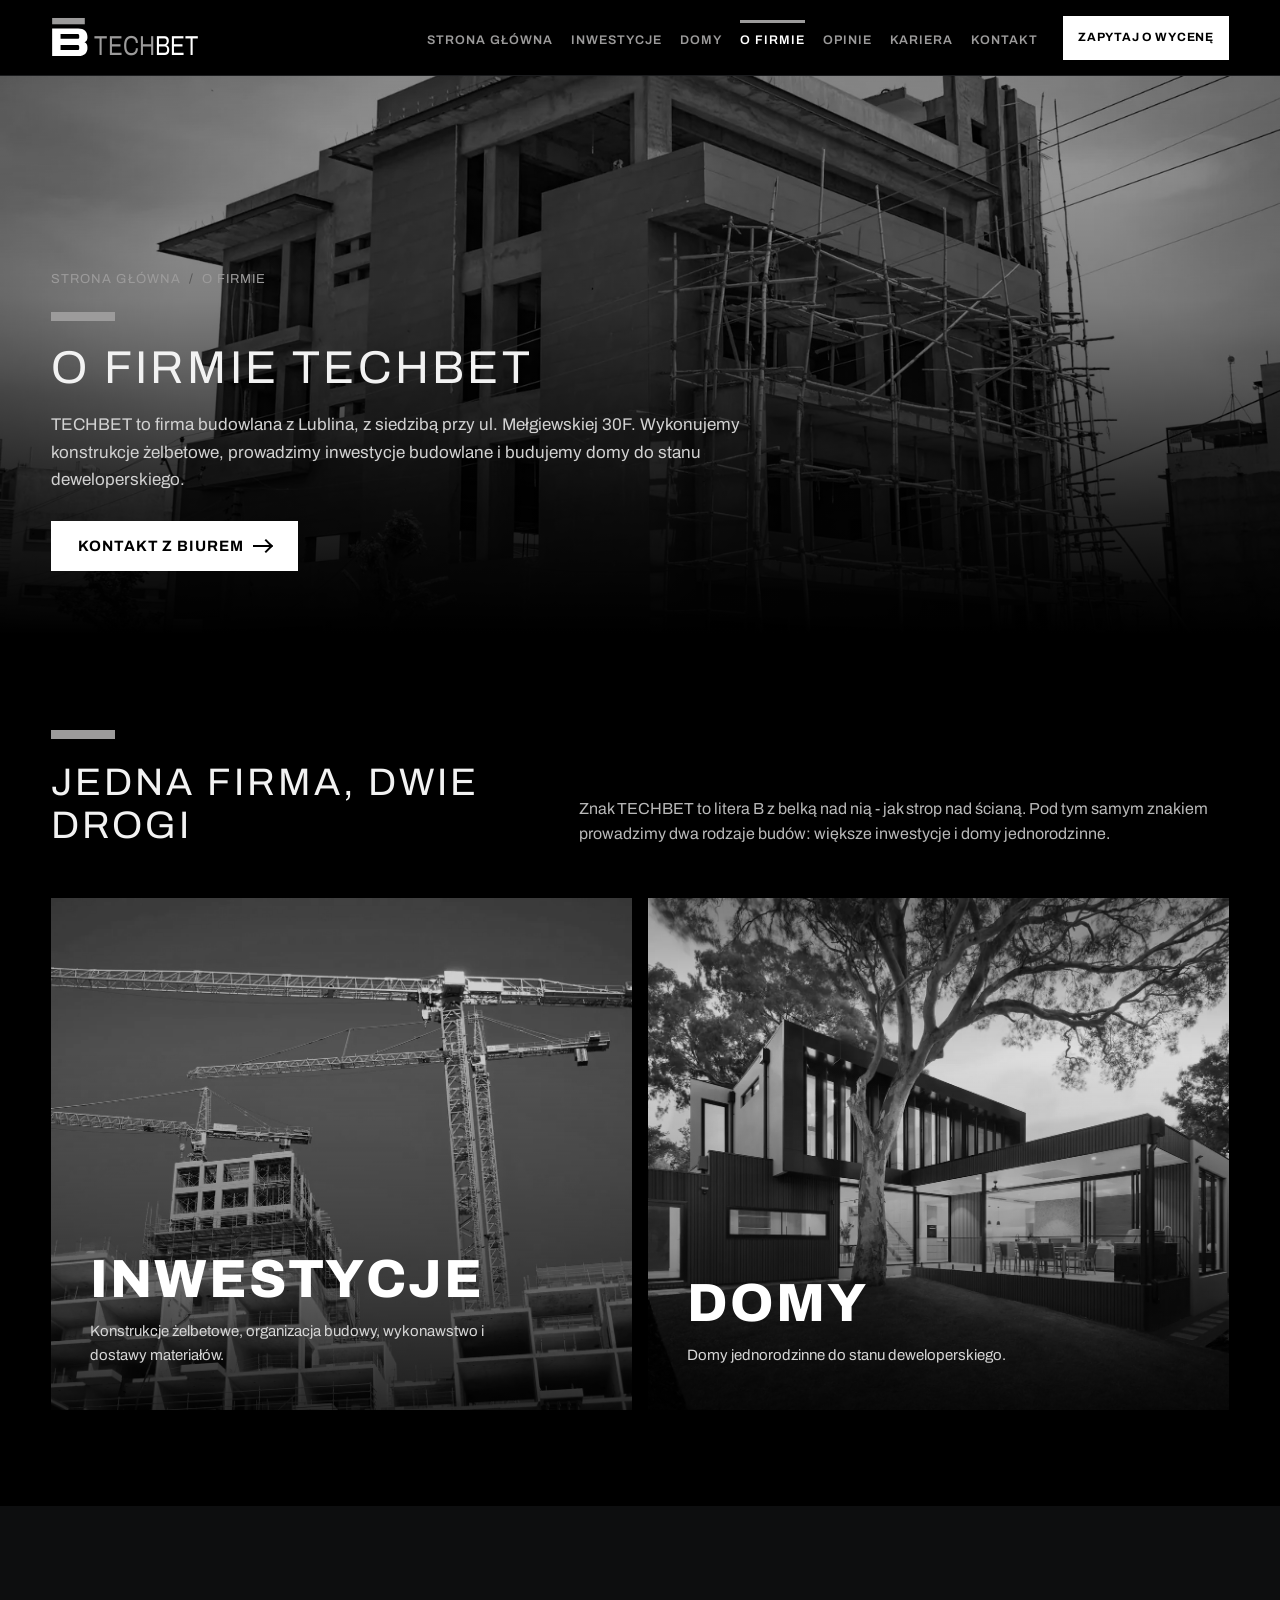
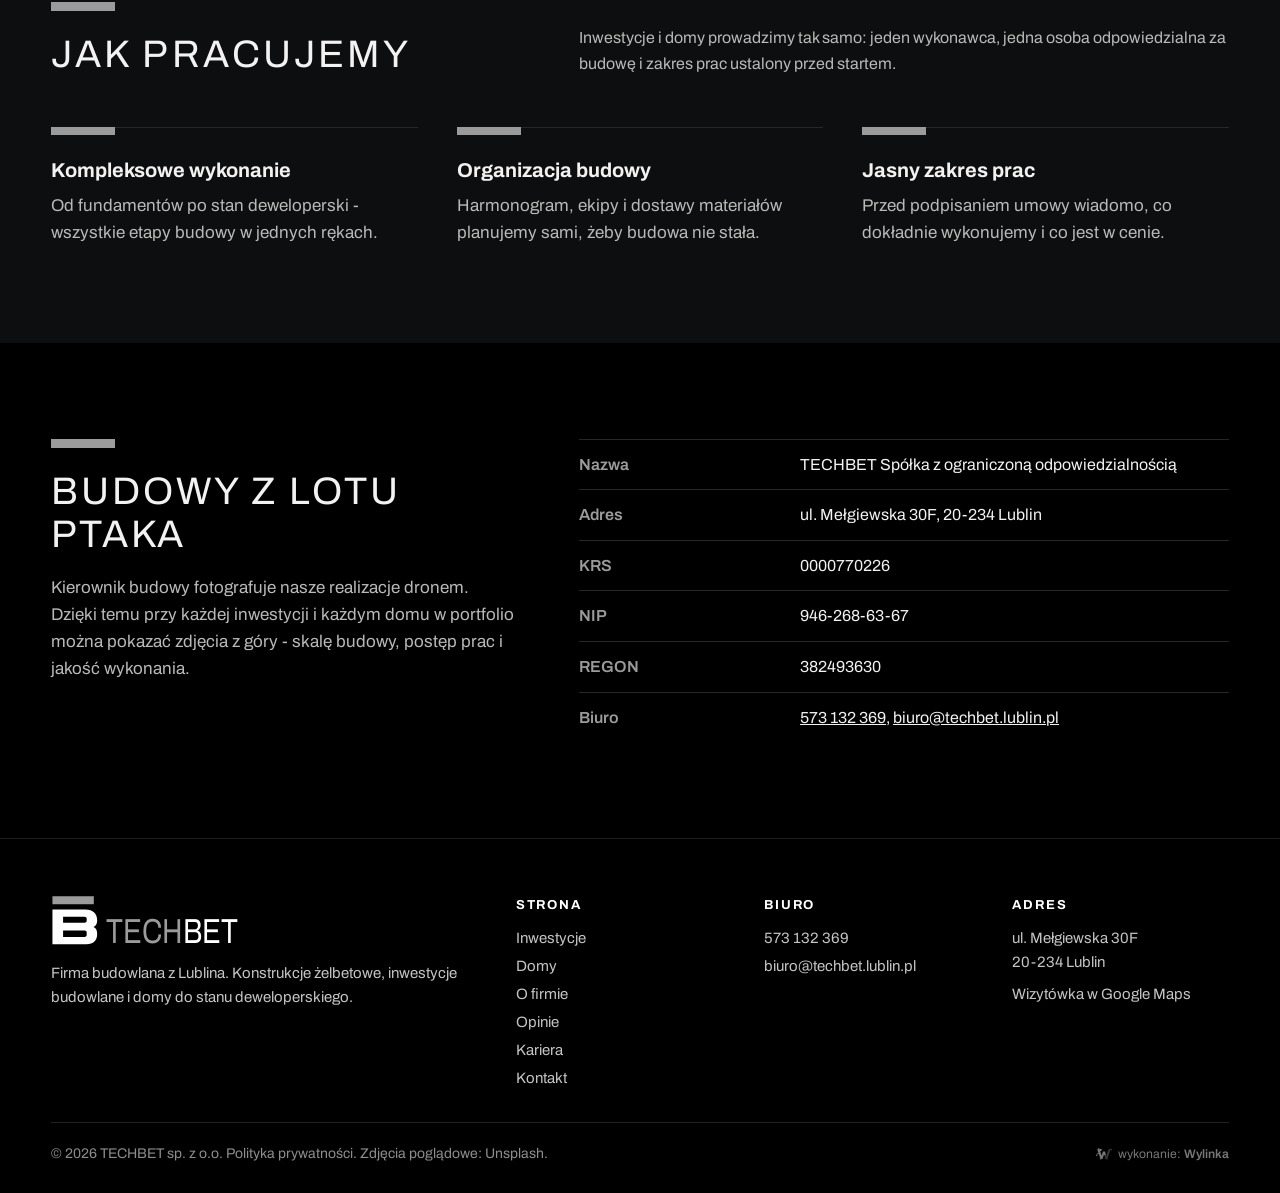
<file: o-firmie/index.html>
<!doctype html>
<html lang="pl">
<head>
<meta charset="utf-8">
<meta name="viewport" content="width=device-width, initial-scale=1">
<title>O firmie - TECHBET, firma budowlana z Lublina</title>
<meta name="description" content="TECHBET sp. z o.o. z Lublina: konstrukcje żelbetowe, inwestycje budowlane i domy do stanu deweloperskiego. Jak pracujemy, dane firmy i kontakt.">
<meta name="robots" content="noindex, nofollow" data-podglad>
<link rel="canonical" href="https://techbet.lublin.pl/o-firmie/">
<meta property="og:type" content="website">
<meta property="og:locale" content="pl_PL">
<meta property="og:title" content="O firmie - TECHBET, firma budowlana z Lublina">
<meta property="og:description" content="TECHBET sp. z o.o. z Lublina: konstrukcje żelbetowe, inwestycje budowlane i domy do stanu deweloperskiego. Jak pracujemy, dane firmy i kontakt.">
<meta property="og:url" content="https://techbet.lublin.pl/o-firmie/">
<meta property="og:image" content="https://techbet.lublin.pl/img/hero-1600.webp">
<meta name="theme-color" content="#000000">
<link rel="icon" href="../img/favicon.svg" type="image/svg+xml">
<link rel="icon" href="../img/favicon-48.png" sizes="48x48" type="image/png">
<link rel="apple-touch-icon" href="../img/apple-touch-icon.png">
<link rel="preload" href="../fonts/archivo-rdzen.woff2" as="font" type="font/woff2" crossorigin>
<link rel="preload" as="image" type="image/webp" imagesrcset="../img/n3-720.webp 720w, ../img/n3-1024.webp 1024w, ../img/n3-1600.webp 1600w, ../img/n3-2000.webp 2000w, ../img/n3-2800.webp 2800w" imagesizes="max(100vw, 150vh)" fetchpriority="high">
<style>
@font-face{font-family:"Archivo";font-style:normal;font-weight:400 800;font-display:swap;src:url(../fonts/archivo-rdzen.woff2) format("woff2");unicode-range:U+0020-007E,U+00A0,U+00A9,U+00AB,U+00B0,U+00B7,U+00BB,U+00D3,U+00D7,U+00F3,U+2013,U+2018-2019,U+201C-201E,U+2026}
@font-face{font-family:"Archivo";font-style:normal;font-weight:400 800;font-display:swap;src:url(../fonts/archivo-pl.woff2) format("woff2");unicode-range:U+0104-0107,U+0118-0119,U+0141-0144,U+015A-015B,U+0179-017C}
:root{--tlo:#000;--tlo2:#0d0e0f;--tlo3:#17181a;--linia:#262729;--tekst:#f2f2f2;--tekst2:#b9b9b9;--szary:#9c9b9b;--miedz:#a24f22;--miedz-j:#d0753c;--hh:76px;--wrap:min(92vw,1720px)}
*{box-sizing:border-box;margin:0;padding:0}
html{scroll-behavior:smooth;scroll-padding-top:var(--hh);background:var(--tlo)}
body{font-family:"Archivo",system-ui,-apple-system,"Segoe UI",sans-serif;color:var(--tekst);background:var(--tlo);font-size:17px;line-height:1.6;-webkit-font-smoothing:antialiased;overflow-x:hidden}
img{display:block;max-width:100%}
a{color:inherit}
button{font:inherit;cursor:pointer;color:inherit}
.wrap{width:var(--wrap);margin:0 auto}
.sr{position:absolute;width:1px;height:1px;overflow:hidden;clip:rect(0 0 0 0);white-space:nowrap}

/* belka nad tekstem - motyw z logo (belka nad litera B) */
.belka{display:block;width:clamp(56px,5vw,96px);height:clamp(8px,.7vw,12px);background:var(--szary);margin-bottom:22px}
.m .belka,.belka.m{background:var(--miedz)}

/* przyciski: prostokatne, ostre */
.btn{display:inline-flex;align-items:center;justify-content:center;gap:.6em;min-height:50px;padding:0 26px;font-weight:700;font-size:15px;letter-spacing:.06em;text-transform:uppercase;text-decoration:none;border:1px solid transparent;transition:background .25s,color .25s,border-color .25s}
.btn-b{background:#fff;color:#000}
.btn-b:hover{background:var(--szary);color:#000}
.btn-o{border-color:rgba(255,255,255,.55);color:#fff;background:transparent}
.btn-o:hover{background:#fff;color:#000}
.btn-m{background:var(--miedz);color:#fff}
.btn-m:hover{background:#86401a}
.btn .str{display:inline-block;width:18px;height:2px;background:currentColor;position:relative}
.btn .str::after{content:"";position:absolute;right:0;top:-4px;width:8px;height:8px;border-top:2px solid currentColor;border-right:2px solid currentColor;transform:rotate(45deg)}

/* naglowek: szare odnosniki, podkreslenie u gory jak belka w logo */
.top{position:sticky;top:0;z-index:50;height:var(--hh);background:#000;border-bottom:1px solid #1b1c1e}
.top .wrap{height:100%;display:flex;align-items:center;gap:clamp(18px,2vw,36px)}
.logo{display:block;width:clamp(150px,11vw,184px);flex:none}
.logo svg{display:block;width:100%;height:auto}
.menu{display:flex;gap:clamp(16px,1.7vw,32px);margin-left:auto;list-style:none}
.menu a{position:relative;display:block;text-decoration:none;font-weight:600;font-size:13.5px;letter-spacing:.1em;text-transform:uppercase;color:var(--szary);padding:10px 0 6px;transition:color .2s}
.menu a::before{content:"";position:absolute;left:0;top:0;width:100%;height:3px;background:var(--szary);transform:scaleX(0);transform-origin:left;transition:transform .25s ease}
.menu a:hover,.menu a.akt{color:#fff}
.menu a:hover::before,.menu a.akt::before{transform:scaleX(1)}
.menu a.md::before{background:var(--miedz)}
.menu .tel-m{display:none}
.top .btn{min-height:44px;padding:0 18px;font-size:13px}
.burger{display:none;margin-left:auto;width:48px;height:48px;border:0;background:none;position:relative}
.burger span,.burger span::before,.burger span::after{position:absolute;left:12px;width:24px;height:2px;background:#fff;content:"";transition:transform .2s}
.burger span{top:23px}.burger span::before{left:0;top:-8px}.burger span::after{left:0;top:8px}
.burger[aria-expanded=true] span{background:transparent}
.burger[aria-expanded=true] span::before{transform:translateY(8px) rotate(45deg)}
.burger[aria-expanded=true] span::after{transform:translateY(-8px) rotate(-45deg)}

/* pierwszy ekran: jedno zdjecie, duze logo i haslo */
.hero{position:relative;min-height:calc(100svh - var(--hh));display:flex;align-items:center;justify-content:center;overflow:hidden;isolation:isolate;text-align:center}
.hero>img{position:absolute;inset:0;width:100%;height:100%;object-fit:cover;z-index:-2}
.hero::before{content:"";position:absolute;inset:0;z-index:-1;background:radial-gradient(ellipse 60% 45% at 50% 50%,rgba(0,0,0,.42) 0%,rgba(0,0,0,0) 100%),linear-gradient(to bottom,rgba(0,0,0,.62) 0%,rgba(0,0,0,.5) 40%,rgba(0,0,0,.72) 68%,rgba(0,0,0,.93) 88%,#000 100%)}
.hero .srodek{width:var(--wrap);padding:clamp(48px,8vh,96px) 0 clamp(56px,9vh,110px)}
.hero .duze-logo{display:block;width:min(86vw,980px);margin:0 auto;opacity:.86}
.hero .duze-logo svg{display:block;width:100%;height:auto}
.hero h1{margin-top:clamp(26px,4vh,48px);font-size:clamp(19px,2.3vw,42px);line-height:1.25;font-weight:600;letter-spacing:.14em;text-transform:uppercase;color:rgba(255,255,255,.9)}
.hero .pod{margin:clamp(14px,2vh,22px) auto 0;max-width:52em;color:#c9c9c9;font-size:clamp(15px,1.05vw,18px)}
.hero .akcje{margin-top:clamp(26px,4vh,44px);display:flex;gap:14px;justify-content:center;flex-wrap:wrap}

/* dwie drogi: inwestycje i domy z odstepem */
.drogi{display:grid;grid-template-columns:minmax(0,1fr) minmax(0,1fr);gap:clamp(12px,1.3vw,24px);padding:clamp(12px,1.3vw,24px)}
.droga{position:relative;display:flex;align-items:flex-end;height:clamp(360px,40vw,780px);overflow:hidden;text-decoration:none;isolation:isolate;background:#111}
.droga img{position:absolute;inset:0;width:100%;height:100%;object-fit:cover;z-index:-2}
.droga::after{content:"";position:absolute;inset:0;z-index:-1;background:linear-gradient(to top,rgba(0,0,0,.78) 0%,rgba(0,0,0,.25) 45%,rgba(0,0,0,0) 70%)}
.droga .tresc{padding:0 clamp(22px,3vw,60px) clamp(26px,3.4vw,60px)}
.droga h2{position:relative;display:inline-block;padding-top:clamp(14px,1.2vw,20px);font-size:clamp(34px,4.2vw,80px);line-height:1;font-weight:800;letter-spacing:.04em;text-transform:uppercase;color:#fff}
.droga h2::before{content:"";position:absolute;left:0;top:0;width:100%;height:clamp(6px,.6vw,10px);background:var(--szary);transform:scaleX(0);transform-origin:left;transition:transform .45s ease}
.droga.d-dom h2::before{background:var(--miedz)}
.droga p{margin-top:12px;color:#d6d6d6;font-size:clamp(15px,1.05vw,18px);max-width:30em}
.droga .wiecej{display:inline-block;margin-top:14px;font-size:13px;font-weight:700;letter-spacing:.12em;text-transform:uppercase;color:#fff}
.droga.d-dom .wiecej{color:var(--miedz-j)}
.droga:hover h2::before,.droga:focus-visible h2::before,.droga.wid h2::before{transform:scaleX(1)}

/* czarno-biale zdjecia, kolor po najechaniu (na telefonie po wejsciu w widok) */
.bw{filter:grayscale(1);transition:filter .7s ease,transform .8s ease}
.droga:hover .bw,.droga:focus-visible .bw,.karta:hover .bw,.karta:focus-within .bw,.wid .bw,.bw.wid{filter:grayscale(0)}
.droga:hover .bw{transform:scale(1.03)}

/* licznik */
.licznik{border-top:1px solid var(--linia);border-bottom:1px solid var(--linia);background:var(--tlo2)}
.licznik .wrap{display:grid;grid-template-columns:repeat(3,minmax(0,1fr));gap:0}
.licznik .poz{padding:clamp(30px,3.6vw,60px) clamp(10px,2vw,40px);text-align:center;border-left:1px solid var(--linia)}
.licznik .poz:first-child{border-left:0}
.licznik b{display:block;font-size:clamp(44px,5.4vw,104px);line-height:1;font-weight:800;letter-spacing:-.02em;color:#fff;font-variant-numeric:tabular-nums}
.licznik b.m{color:var(--miedz-j)}
.licznik span{display:block;margin-top:12px;font-size:clamp(13px,.95vw,15px);letter-spacing:.14em;text-transform:uppercase;color:var(--szary)}
.licznik .przyp{grid-column:1/-1;text-align:center;font-size:13px;color:#7c7c7c;padding:0 0 18px}

/* sekcje */
.sek{padding:clamp(64px,7.5vw,128px) 0}
.sek.t2{background:var(--tlo2)}
.glowa{display:grid;grid-template-columns:minmax(0,5fr) minmax(0,7fr);gap:clamp(24px,5vw,96px);align-items:end;margin-bottom:clamp(34px,4vw,60px)}
.glowa h2{font-size:clamp(28px,3vw,52px);line-height:1.12;font-weight:400;letter-spacing:.08em;text-transform:uppercase}
.glowa p{font-size:clamp(16px,1.15vw,19px);color:var(--tekst2);max-width:44em}
.glowa p+p{margin-top:12px}

/* zakladki realizacji */
.zakl{display:flex;gap:0;margin-bottom:28px;border-bottom:1px solid var(--linia)}
.zakl button{position:relative;background:none;border:0;padding:16px 26px 14px;font-size:14px;font-weight:700;letter-spacing:.12em;text-transform:uppercase;color:var(--szary)}
.zakl button::before{content:"";position:absolute;left:0;top:0;width:100%;height:3px;background:var(--szary);transform:scaleX(0);transform-origin:left;transition:transform .25s}
.zakl button.md::before{background:var(--miedz)}
.zakl button[aria-selected=true]{color:#fff}
.zakl button[aria-selected=true]::before,.zakl button:hover::before{transform:scaleX(1)}
.panel[hidden]{display:none}

/* karty realizacji */
.siatka{display:grid;grid-template-columns:repeat(3,minmax(0,1fr));gap:clamp(14px,1.4vw,26px)}
.karta{min-width:0}
.karta .foto{display:block;width:100%;border:0;padding:0;background:#111;position:relative;aspect-ratio:4/3;overflow:hidden}
.karta .foto::before{content:"";position:absolute;left:0;top:0;width:42%;height:6px;z-index:1;background:var(--szary);transform:scaleX(0);transform-origin:left;transition:transform .35s}
.m .karta .foto::before,.karta.m .foto::before{background:var(--miedz)}
.karta:hover .foto::before,.karta.wid .foto::before{transform:scaleX(1)}
.karta .foto img{width:100%;height:100%;object-fit:cover}
.karta h3{font-size:clamp(17px,1.2vw,20px);font-weight:700;margin-top:14px;line-height:1.3}
.karta p{font-size:15px;margin-top:2px;color:var(--szary)}
.nawig{display:flex;align-items:center;justify-content:space-between;gap:20px;margin-top:32px;flex-wrap:wrap}

/* galeria w karcie (przesuwana palcem i mysza) */
.mini{position:relative}
.tor{display:flex;overflow-x:auto;scroll-snap-type:x mandatory;scrollbar-width:none;cursor:grab}
.tor::-webkit-scrollbar{display:none}
.tor.ciag{cursor:grabbing;scroll-snap-type:none}
.tor.ciag *{pointer-events:none}
.tor .foto{flex:0 0 100%;scroll-snap-align:start}
.mini .licz{position:absolute;right:10px;bottom:10px;z-index:2;background:rgba(0,0,0,.7);color:#fff;font-size:13px;padding:3px 9px}
.mini .mp,.mini .mn{position:absolute;top:50%;margin-top:-22px;z-index:2;width:44px;height:44px;border:1px solid rgba(255,255,255,.6);background:rgba(0,0,0,.55)}
.mini .mp{left:8px}.mini .mn{right:8px}
.mini .mp::after,.mini .mn::after{content:"";position:absolute;left:50%;top:50%;width:10px;height:10px;border-top:2px solid #fff;border-right:2px solid #fff}
.mini .mn::after{transform:translate(-70%,-50%) rotate(45deg)}
.mini .mp::after{transform:translate(-30%,-50%) rotate(-135deg)}
.mini button:disabled{opacity:.25;cursor:default}

/* budowalismy dla */
.loga{display:grid;grid-template-columns:repeat(6,minmax(0,1fr));gap:1px;background:var(--linia);border:1px solid var(--linia)}
.loga li{list-style:none;background:var(--tlo);display:flex;align-items:center;justify-content:center;min-height:clamp(96px,8vw,140px);padding:16px;text-align:center;color:#6c6c6c;font-size:13px;letter-spacing:.12em;text-transform:uppercase}
.uwaga{margin-top:16px;font-size:14px;color:#7c7c7c}

/* opinie */
.opinie{display:grid;grid-template-columns:minmax(0,4fr) minmax(0,8fr);gap:clamp(20px,3vw,56px);align-items:stretch}
.ocena{border:1px solid var(--linia);padding:clamp(24px,2.6vw,44px);display:flex;flex-direction:column;justify-content:space-between;gap:24px}
.ocena b{display:block;font-size:clamp(56px,5vw,92px);line-height:1;font-weight:800}
.gw{display:flex;gap:6px;margin-top:10px}
.gw i{display:block;width:22px;height:22px;background:var(--miedz-j);clip-path:polygon(50% 0,61% 35%,98% 35%,68% 57%,79% 91%,50% 70%,21% 91%,32% 57%,2% 35%,39% 35%)}
.ocena p{color:var(--tekst2);font-size:15px}
.cyt{border-left:6px solid var(--miedz);padding:clamp(10px,1vw,16px) 0 clamp(10px,1vw,16px) clamp(20px,2.4vw,44px);display:flex;flex-direction:column;justify-content:center}
.cyt blockquote{font-size:clamp(26px,2.6vw,46px);line-height:1.2;font-weight:700;letter-spacing:-.01em}
.cyt figcaption{margin-top:16px;color:var(--szary);font-size:15px}
.cyt .dop{margin-top:22px;color:var(--tekst2);font-size:16px;max-width:40em}

/* trzy punkty */
.trzy{display:grid;grid-template-columns:repeat(3,minmax(0,1fr));gap:clamp(24px,3vw,56px)}
.trzy div{border-top:1px solid var(--linia);padding-top:22px;position:relative}
.trzy div::before{content:"";position:absolute;left:0;top:-1px;width:64px;height:8px;background:var(--szary)}
.trzy h3{font-size:clamp(20px,1.5vw,26px);font-weight:700;margin:8px 0 10px;line-height:1.2}
.trzy p{color:var(--tekst2)}

/* kontakt i formularz */
.kon{display:grid;grid-template-columns:minmax(0,5fr) minmax(0,7fr);gap:clamp(32px,5vw,96px)}
.kon h2{font-size:clamp(28px,3vw,52px);line-height:1.12;font-weight:400;letter-spacing:.08em;text-transform:uppercase;margin-bottom:18px}
.kon>div>p{color:var(--tekst2)}
.dane{list-style:none;margin-top:28px;display:grid;gap:18px}
.dane li{border-top:1px solid var(--linia);padding-top:14px}
.dane b{display:block;font-size:13px;letter-spacing:.12em;text-transform:uppercase;color:var(--szary);font-weight:600;margin-bottom:2px}
.dane a{font-size:clamp(18px,1.35vw,23px);font-weight:700;text-decoration:none}
.dane a:hover{text-decoration:underline}
.dane span{font-size:18px}
form{background:var(--tlo3);padding:clamp(22px,3vw,48px);display:grid;grid-template-columns:minmax(0,1fr) minmax(0,1fr);gap:16px 18px;align-content:start}
form .cala{grid-column:1/-1}
label{display:block;font-size:13px;letter-spacing:.06em;font-weight:600;margin-bottom:6px;color:#d0d0d0}
input,select,textarea{width:100%;font:inherit;font-size:16px;padding:12px 14px;border:1px solid #3a3b3e;background:#0b0b0c;color:#fff;border-radius:0}
textarea{min-height:120px;resize:vertical}
input:focus,select:focus,textarea:focus{outline:2px solid #fff;outline-offset:0;border-color:#fff}
input[type=file]{padding:10px}
.wybor{display:flex;gap:10px}
.wybor label{flex:1;margin:0;display:flex;align-items:center;justify-content:center;gap:8px;min-height:50px;border:1px solid #3a3b3e;background:#0b0b0c;font-size:15px;cursor:pointer;color:#fff}
.wybor input{width:auto;accent-color:var(--miedz)}
.wybor label:has(input:checked){border-color:#fff}
.zgoda{display:flex!important;gap:10px;align-items:flex-start;font-weight:400!important;letter-spacing:0!important;font-size:14px!important;color:var(--tekst2)!important}
.zgoda input{width:auto;margin-top:4px;accent-color:var(--miedz)}
form .btn{justify-self:start}
.wynik{font-weight:600;font-size:15px;color:#fff}

/* mapa google - wizytowka firmy */
.mapa{position:relative;background:var(--tlo2)}
.mapa iframe{display:block;width:100%;height:clamp(340px,40vw,560px);border:0;filter:grayscale(.35) contrast(1.05)}
.mapa .pasek{display:flex;align-items:center;justify-content:space-between;gap:16px;flex-wrap:wrap;padding:22px 0}
.mapa .pasek p{color:var(--tekst2)}

/* stopka */
.stopka{background:#000;border-top:1px solid #1b1c1e;color:#c4c4c4;padding:56px 0 28px;font-size:15px}
.stopka .wrap{display:grid;grid-template-columns:minmax(0,2fr) repeat(3,minmax(0,1fr));gap:32px}
.stopka .logo{width:190px;margin-bottom:14px}
.stopka h3{font-size:13px;letter-spacing:.14em;text-transform:uppercase;color:#fff;margin-bottom:10px}
.stopka a{text-decoration:none}
.stopka a:hover{text-decoration:underline}
.stopka ul{list-style:none;display:grid;gap:4px}
.spod{grid-column:1/-1;display:flex;flex-wrap:wrap;justify-content:space-between;align-items:center;gap:12px;border-top:1px solid #1f2022;padding-top:20px;font-size:14px;color:#8d8d8d}

/* pasek na telefonie po przewinieciu */
.mob{display:none}

/* powiekszenie zdjec */
.lb{position:fixed;inset:0;z-index:100;background:rgba(0,0,0,.95);display:none;align-items:center;justify-content:center;padding:56px 64px}
.lb.on{display:flex}
.lb img{max-width:100%;max-height:100%;object-fit:contain}
.lb button{position:absolute;width:52px;height:52px;border:1px solid #fff;background:rgba(0,0,0,.4);color:#fff}
.lb .zam{top:14px;right:14px}
.lb .zam::before,.lb .zam::after{content:"";position:absolute;left:13px;top:24px;width:24px;height:2px;background:#fff;transform:rotate(45deg)}
.lb .zam::after{transform:rotate(-45deg)}
.lb .pop,.lb .nast{top:50%;margin-top:-26px}
.lb .pop{left:10px}.lb .nast{right:10px}
.lb .pop::after,.lb .nast::after{content:"";position:absolute;left:50%;top:50%;width:11px;height:11px;border-top:2px solid #fff;border-right:2px solid #fff}
.lb .nast::after{transform:translate(-70%,-50%) rotate(45deg)}
.lb .pop::after{transform:translate(-30%,-50%) rotate(-135deg)}
.lb p{position:absolute;bottom:16px;left:0;right:0;text-align:center;color:#e5e5e5;font-size:15px}

/* ===== podstrony ===== */
.ph{position:relative;min-height:clamp(420px,62vh,720px);display:flex;align-items:flex-end;overflow:hidden;isolation:isolate}
.ph>img{position:absolute;inset:0;width:100%;height:100%;object-fit:cover;z-index:-2}
.ph::before{content:"";position:absolute;inset:0;z-index:-1;background:linear-gradient(to top,#000 0%,rgba(0,0,0,.86) 22%,rgba(0,0,0,.5) 60%,rgba(0,0,0,.35) 100%)}
.ph .wrap{padding:clamp(40px,6vh,72px) 0 clamp(40px,7vh,84px)}
.ph h1,.pn h1{font-size:clamp(30px,3.6vw,66px);line-height:1.1;font-weight:400;letter-spacing:.07em;text-transform:uppercase;max-width:20em}
.lead{margin-top:18px;font-size:clamp(17px,1.25vw,21px);color:#d2d2d2;max-width:44em}
.ph .btn,.pn .btn{margin-top:28px}
.pn{padding:clamp(48px,6vw,96px) 0 clamp(36px,4vw,64px);border-bottom:1px solid var(--linia)}
.okr ol{list-style:none;display:flex;flex-wrap:wrap;gap:8px;font-size:13px;letter-spacing:.08em;text-transform:uppercase;color:var(--szary);margin-bottom:22px}
.okr li+li::before{content:"/";margin-right:8px;color:#555}
.okr a{text-decoration:none}
.okr a:hover{color:#fff}

.wiersze{list-style:none;display:grid;grid-template-columns:repeat(2,minmax(0,1fr));gap:0 clamp(24px,4vw,80px)}
.wiersze li{border-top:1px solid var(--linia);padding:22px 0 24px}
.wiersze h3{font-size:clamp(19px,1.4vw,24px);font-weight:700;margin-bottom:6px}
.wiersze p{color:var(--tekst2)}
.etapy{list-style:none;display:grid;grid-template-columns:repeat(3,minmax(0,1fr));gap:clamp(20px,2.4vw,44px)}
.etapy li{border-top:1px solid var(--linia);padding-top:18px}
.etapy .nr{display:block;font-size:clamp(30px,2.6vw,44px);font-weight:800;color:var(--szary);line-height:1;margin-bottom:12px}
.m .etapy .nr{color:var(--miedz-j)}
.etapy h3{font-size:clamp(18px,1.3vw,22px);font-weight:700;margin-bottom:6px}
.etapy p{color:var(--tekst2)}
.cta .wrap{display:grid;grid-template-columns:minmax(0,1fr) minmax(0,1fr);gap:clamp(24px,4vw,80px);align-items:end}
.cta h2{font-size:clamp(26px,2.8vw,48px);line-height:1.12;font-weight:400;letter-spacing:.08em;text-transform:uppercase}
.cta p{color:var(--tekst2);margin-bottom:22px;font-size:clamp(16px,1.15vw,19px)}
.rej{width:100%;border-collapse:collapse;font-size:16px}
.rej th,.rej td{text-align:left;padding:12px 0;border-top:1px solid var(--linia);vertical-align:top}
.rej th{width:34%;color:var(--szary);font-weight:600;padding-right:16px}
.dwie{display:grid;grid-template-columns:repeat(2,minmax(0,1fr));gap:clamp(12px,1.3vw,24px)}

/* kariera */
.oferty{list-style:none;display:grid;gap:0;border-top:1px solid var(--linia)}
.oferty li{display:grid;grid-template-columns:minmax(0,1fr) auto;gap:20px;align-items:center;padding:26px 0;border-bottom:1px solid var(--linia)}
.oferty h3{font-size:clamp(20px,1.6vw,28px);font-weight:700}
.oferty p{color:var(--tekst2)}
.brak{border:1px solid var(--linia);padding:clamp(28px,4vw,64px);display:grid;grid-template-columns:minmax(0,1fr) auto;gap:24px;align-items:center}
.brak h3{font-size:clamp(24px,2.2vw,38px);line-height:1.15;font-weight:800}
.brak p{margin-top:10px;color:var(--tekst2);max-width:44em}

.polityka{padding:clamp(40px,5vw,80px) 0 clamp(64px,7vw,110px);max-width:860px}
.polityka h2{font-size:clamp(22px,1.8vw,30px);font-weight:700;margin:36px 0 10px}
.polityka p,.polityka li{color:var(--tekst2)}
.polityka ul{padding-left:20px}
.polityka a{color:#fff}

.wylinka-badge{display:inline-flex;align-items:center;gap:.4em;color:inherit;text-decoration:none;font-size:.875em;line-height:1;opacity:.85}
.wylinka-badge:hover,.wylinka-badge:focus-visible{opacity:1}
.wylinka-badge:focus-visible{outline:2px solid currentColor;outline-offset:3px;border-radius:2px}
.wylinka-badge svg{width:18px;height:18px;flex:none;overflow:visible}
.wylinka-badge b{font-weight:600}
.wylinka-badge .wy-old{opacity:.45;transform-origin:40px 30px;transition:transform .32s cubic-bezier(.3,.7,.4,1),opacity .32s ease-out}
.wylinka-badge .wy-pod{opacity:0;transition:opacity .2s ease-out .08s}
.wylinka-badge:hover .wy-old,.wylinka-badge:focus-visible .wy-old{transform:translate(9px,7px) rotate(9deg);opacity:0}
.wylinka-badge:hover .wy-pod,.wylinka-badge:focus-visible .wy-pod{opacity:1}
@media (prefers-reduced-motion:reduce){.wylinka-badge .wy-old,.wylinka-badge .wy-pod{transition:none}.wylinka-badge:hover .wy-old,.wylinka-badge:focus-visible .wy-old{transform:none;opacity:.45}.wylinka-badge:hover .wy-pod,.wylinka-badge:focus-visible .wy-pod{opacity:0}}
@media (max-width:1280px){
  .menu{gap:18px}
  .menu a{font-size:12.5px;letter-spacing:.08em}
  .top .btn{padding:0 14px;font-size:12px}
}
@media (max-width:1140px){
  :root{--hh:64px}
  .menu,.top .btn{display:none}
  .burger{display:block}
  .menu.otw{display:flex;position:fixed;top:var(--hh);left:0;right:0;flex-direction:column;gap:0;background:#000;border-bottom:1px solid #222;padding:4px 4vw 22px;max-height:calc(100svh - var(--hh));overflow-y:auto}
  .menu.otw a{padding:15px 0 13px 0;font-size:16px;border-bottom:1px solid #1d1e20}
  .menu.otw a::before{width:44px}
  .menu.otw li.tel-m{display:block}
  .menu.otw li.tel-m a{color:#fff}
  .glowa,.kon,.opinie{grid-template-columns:minmax(0,1fr)}
  .glowa{gap:16px}
  .siatka{grid-template-columns:repeat(2,minmax(0,1fr))}
  .loga{grid-template-columns:repeat(3,minmax(0,1fr))}
  .wiersze{grid-template-columns:minmax(0,1fr)}
  .etapy{grid-template-columns:repeat(2,minmax(0,1fr))}
  .cta .wrap{grid-template-columns:minmax(0,1fr)}
  .stopka .wrap{grid-template-columns:minmax(0,1fr) minmax(0,1fr)}
  .stopka .wrap>div:first-child{grid-column:1/-1}
}
@media (max-width:760px){
  .hero{min-height:calc(100svh - var(--hh))}
  .hero .srodek{padding:40px 0 48px}
  .hero::before{background:radial-gradient(ellipse 90% 50% at 50% 55%,rgba(0,0,0,.5) 0%,rgba(0,0,0,0) 100%),linear-gradient(to bottom,rgba(0,0,0,.66) 0%,rgba(0,0,0,.58) 45%,rgba(0,0,0,.8) 75%,#000 100%)}
  .hero .duze-logo{width:88vw}
  .hero h1{font-size:clamp(17px,5vw,22px);letter-spacing:.1em}
  .hero .pod{font-size:15px}
  .hero .akcje .btn{min-height:48px}
  .btn{font-size:14px;letter-spacing:.04em;padding:12px 20px;line-height:1.3;text-align:center}
  .drogi{grid-template-columns:minmax(0,1fr);gap:12px;padding:12px}
  .droga{height:auto;aspect-ratio:4/3.4;min-height:300px}
  .droga h2{font-size:clamp(32px,10vw,44px)}
  .licznik .wrap{grid-template-columns:minmax(0,1fr)}
  .licznik .poz{border-left:0;border-top:1px solid var(--linia);padding:26px 4vw}
  .licznik .poz:first-child{border-top:0}
  .siatka{grid-template-columns:minmax(0,1fr);gap:30px}
  .loga{grid-template-columns:repeat(2,minmax(0,1fr))}
  .zakl{overflow-x:auto}
  .zakl button{padding:14px 18px 12px;font-size:13px;flex:1}
  .trzy{grid-template-columns:minmax(0,1fr);gap:28px}
  .etapy{grid-template-columns:minmax(0,1fr);gap:28px}
  .dwie{grid-template-columns:minmax(0,1fr)}
  form{grid-template-columns:minmax(0,1fr)}
  .ph{min-height:calc(100svh - var(--hh))}
  .ph h1{font-size:clamp(25px,7vw,32px)}
  .lead{font-size:16px}
  .pn{padding:30px 0 28px}
  .pn h1{font-size:clamp(25px,7vw,32px)}
  .oferty li,.brak{grid-template-columns:minmax(0,1fr)}
  .rej th{width:42%}
  .lb{padding:56px 8px}
  .lb .pop,.lb .nast{top:auto;bottom:10px;margin:0}
  .lb p{bottom:72px}
  .mob{display:grid;grid-template-columns:1fr 1fr;position:fixed;left:0;right:0;bottom:0;z-index:40;transform:translateY(110%);transition:transform .25s}
  .mob.widac{transform:none}
  .mob a{min-height:54px;display:flex;align-items:center;justify-content:center;font-weight:700;font-size:14px;letter-spacing:.08em;text-transform:uppercase;text-decoration:none}
  .mob a:first-child{background:#1a1b1d;color:#fff;border-top:1px solid #2a2b2e}
  .mob a:last-child{background:#fff;color:#000}
  .stopka{padding-bottom:80px}
}
@media (prefers-reduced-motion:reduce){*{transition:none!important;scroll-behavior:auto!important}}

</style>
<script type="application/ld+json">
{
 "@context": "https://schema.org",
 "@graph": [
  {
   "@type": "BreadcrumbList",
   "itemListElement": [
    {
     "@type": "ListItem",
     "position": 1,
     "name": "Strona główna",
     "item": "https://techbet.lublin.pl/"
    },
    {
     "@type": "ListItem",
     "position": 2,
     "name": "O firmie",
     "item": "https://techbet.lublin.pl/o-firmie/"
    }
   ]
  },
  {
   "@type": "AboutPage",
   "url": "https://techbet.lublin.pl/o-firmie/",
   "name": "O firmie TECHBET",
   "about": {
    "@id": "https://techbet.lublin.pl/#firma"
   }
  },
  {
   "@type": "GeneralContractor",
   "@id": "https://techbet.lublin.pl/#firma",
   "name": "TECHBET",
   "legalName": "TECHBET Spółka z ograniczoną odpowiedzialnością",
   "url": "https://techbet.lublin.pl/",
   "logo": "https://techbet.lublin.pl/img/logo-192.png",
   "image": "https://techbet.lublin.pl/img/hero-1600.webp",
   "description": "Firma budowlana z Lublina: konstrukcje żelbetowe, inwestycje budowlane oraz domy do stanu deweloperskiego. Wykonanie, organizacja budowy i dostawy materiałów.",
   "slogan": "Twoja przyszłość. Nasza odpowiedzialność.",
   "telephone": "+48573132369",
   "email": "biuro@techbet.lublin.pl",
   "hasMap": "https://maps.google.com/?cid=6404524912836694314",
   "address": {
    "@type": "PostalAddress",
    "streetAddress": "ul. Mełgiewska 30F",
    "postalCode": "20-234",
    "addressLocality": "Lublin",
    "addressCountry": "PL"
   },
   "geo": {
    "@type": "GeoCoordinates",
    "latitude": 51.2485789,
    "longitude": 22.6245753
   },
   "taxID": "9462686367",
   "vatID": "PL9462686367",
   "areaServed": "Lublin"
  }
 ]
}
</script>
</head>
<body>
<svg width="0" height="0" style="position:absolute" aria-hidden="true">
  <defs>
    <path id="b-glif" fill-rule="evenodd" d="M48 172H234C277 172 300 195 300 234C300 252 293 264 279 270C294 276 300 290 300 309C300 347 277 368 237 368H48ZM108 212H229C237 212 241 216 241 224V234C241 242 237 246 229 246H108ZM108 290H229C237 290 241 294 241 302V314C241 322 237 326 229 326H108Z"/>
  </defs>
</svg>

<header class="top">
  <div class="wrap">
    <a class="logo" href="../" aria-label="TECHBET - strona główna"><svg viewBox="40 90 1070 290" aria-hidden="true"><rect x="48" y="97" width="233" height="45" fill="#9c9b9b"/><use href="#b-glif" fill="#fff"/><text x="350" y="358" font-family="Archivo,sans-serif" font-size="196" font-weight="400" textLength="745" lengthAdjust="spacingAndGlyphs"><tspan fill="#9c9b9b">TECH</tspan><tspan fill="#fff">BET</tspan></text></svg></a>
    <ul class="menu" id="menu">
      <li><a href="../">Strona główna</a></li>
      <li><a href="../inwestycje/">Inwestycje</a></li>
      <li><a href="../domy/" class="md">Domy</a></li>
      <li><a href="../o-firmie/" class="akt" aria-current="page">O firmie</a></li>
      <li><a href="../opinie/">Opinie</a></li>
      <li><a href="../kariera/">Kariera</a></li>
      <li><a href="../kontakt/">Kontakt</a></li>
      <li class="tel-m"><a href="tel:+48573132369">Biuro: 573 132 369</a></li>
    </ul>
    <a class="btn btn-b" href="../kontakt/">Zapytaj o wycenę</a>
    <button class="burger" aria-expanded="false" aria-controls="menu" aria-label="Menu"><span></span></button>
  </div>
</header>

<main>
<section class="ph">
  <img class="bw" src="../img/n3-1024.webp" srcset="../img/n3-720.webp 720w, ../img/n3-1024.webp 1024w, ../img/n3-1600.webp 1600w, ../img/n3-2000.webp 2000w, ../img/n3-2800.webp 2800w" sizes="max(100vw, 150vh)" width="2800" height="1867" alt="Konstrukcja żelbetowa budynku w budowie" fetchpriority="high">
  <div class="wrap">
    <nav class="okr" aria-label="Okruszki"><ol><li><a href="../">Strona główna</a></li><li><span aria-current="page">O firmie</span></li></ol></nav>
    <span class="belka"></span>
    <h1>O firmie TECHBET</h1>
    <p class="lead">TECHBET to firma budowlana z Lublina, z siedzibą przy ul. Mełgiewskiej 30F. Wykonujemy konstrukcje żelbetowe, prowadzimy inwestycje budowlane i budujemy domy do stanu deweloperskiego.</p>
    <a class="btn btn-b" href="../kontakt/">Kontakt z biurem <i class="str"></i></a>
  </div>
</section>

<section class="sek">
  <div class="wrap">
    <div class="glowa">
      <div><span class="belka"></span><h2>Jedna firma, dwie drogi</h2></div>
      <p>Znak TECHBET to litera B z belką nad nią - jak strop nad ścianą. Pod tym samym znakiem prowadzimy dwa rodzaje budów: większe inwestycje i domy jednorodzinne.</p>
    </div>
    <div class="dwie">
      <a class="droga d-inw" href="../inwestycje/"><img class="bw" src="../img/n6-720.webp" srcset="../img/n6-720.webp 720w, ../img/n6-1600.webp 1600w" sizes="(max-width:760px) 128vw, 62vw" width="720" height="480" loading="lazy" alt="Budynek wielorodzinny w budowie"><div class="tresc"><h2>Inwestycje</h2><p>Konstrukcje żelbetowe, organizacja budowy, wykonawstwo i dostawy materiałów.</p></div></a>
      <a class="droga d-dom" href="../domy/"><img class="bw" src="../img/d2-720.webp" srcset="../img/d2-720.webp 720w, ../img/d2-1600.webp 1600w" sizes="(max-width:760px) 128vw, 62vw" width="720" height="480" loading="lazy" alt="Dom jednorodzinny z tarasem"><div class="tresc"><h2>Domy</h2><p>Domy jednorodzinne do stanu deweloperskiego.</p></div></a>
    </div>
  </div>
</section>

<section class="sek t2">
  <div class="wrap">
    <div class="glowa">
      <div><span class="belka"></span><h2>Jak pracujemy</h2></div>
      <p>Inwestycje i domy prowadzimy tak samo: jeden wykonawca, jedna osoba odpowiedzialna za budowę i zakres prac ustalony przed startem.</p>
    </div>
    <div class="trzy">
      <div><h3>Kompleksowe wykonanie</h3><p>Od fundamentów po stan deweloperski - wszystkie etapy budowy w jednych rękach.</p></div>
      <div><h3>Organizacja budowy</h3><p>Harmonogram, ekipy i dostawy materiałów planujemy sami, żeby budowa nie stała.</p></div>
      <div><h3>Jasny zakres prac</h3><p>Przed podpisaniem umowy wiadomo, co dokładnie wykonujemy i co jest w cenie.</p></div>
    </div>
  </div>
</section>

<section class="sek">
  <div class="wrap kon">
    <div>
      <span class="belka"></span>
      <h2>Budowy z lotu ptaka</h2>
      <p>Kierownik budowy fotografuje nasze realizacje dronem. Dzięki temu przy każdej inwestycji i każdym domu w portfolio można pokazać zdjęcia z góry - skalę budowy, postęp prac i jakość wykonania.</p>
    </div>
    <div>
      <h2 class="sr">Dane firmy</h2>
      <table class="rej">
        <tr><th scope="row">Nazwa</th><td>TECHBET Spółka z ograniczoną odpowiedzialnością</td></tr>
        <tr><th scope="row">Adres</th><td>ul. Mełgiewska 30F, 20-234 Lublin</td></tr>
        <tr><th scope="row">KRS</th><td>0000770226</td></tr>
        <tr><th scope="row">NIP</th><td>946-268-63-67</td></tr>
        <tr><th scope="row">REGON</th><td>382493630</td></tr>
        <tr><th scope="row">Biuro</th><td><a href="tel:+48573132369">573 132 369</a>, <a href="mailto:biuro@techbet.lublin.pl">biuro@techbet.lublin.pl</a></td></tr>
      </table>
    </div>
  </div>
</section>
</main>

<footer class="stopka">
  <div class="wrap">
    <div>
      <a class="logo" href="../" aria-label="TECHBET - strona główna"><svg viewBox="40 90 1070 290" aria-hidden="true"><rect x="48" y="97" width="233" height="45" fill="#9c9b9b"/><use href="#b-glif" fill="#fff"/><text x="350" y="358" font-family="Archivo,sans-serif" font-size="196" font-weight="400" textLength="745" lengthAdjust="spacingAndGlyphs"><tspan fill="#9c9b9b">TECH</tspan><tspan fill="#fff">BET</tspan></text></svg></a>
      <p>Firma budowlana z Lublina. Konstrukcje żelbetowe, inwestycje budowlane i domy do stanu deweloperskiego.</p>
    </div>
    <div><h3>Strona</h3><ul><li><a href="../inwestycje/">Inwestycje</a></li><li><a href="../domy/">Domy</a></li><li><a href="../o-firmie/">O firmie</a></li><li><a href="../opinie/">Opinie</a></li><li><a href="../kariera/">Kariera</a></li><li><a href="../kontakt/">Kontakt</a></li></ul></div>
    <div><h3>Biuro</h3><ul><li><a href="tel:+48573132369">573 132 369</a></li><li><a href="mailto:biuro@techbet.lublin.pl">biuro@techbet.lublin.pl</a></li></ul></div>
    <div><h3>Adres</h3><p>ul. Mełgiewska 30F<br>20-234 Lublin</p><p style="margin-top:8px"><a href="https://maps.google.com/?cid=6404524912836694314" rel="noopener">Wizytówka w Google Maps</a></p></div>
    <div class="spod"><span>© <span id="rok">2026</span> TECHBET sp. z o.o. <a href="../polityka-prywatnosci/">Polityka prywatności</a>. Zdjęcia poglądowe: Unsplash.</span><a class="wylinka-badge" href="https://wylinka.pl/?utm_source=techbet.lublin.pl&amp;utm_medium=stopka&amp;utm_campaign=wykonanie" rel="noopener" title="Strona wykonana przez Wylinka"><svg viewBox="0 0 64 64" aria-hidden="true" focusable="false" fill="currentColor"><path d="M9.8 22.8l-1.2-7.9 2.2-3.7 15.5 4.6-.5 1.5-7.2 5.5 4.7 15.6 5-15.6 7 0 4.1 12.7-4.2-.9-2.6 1.8-.8-2.2-5.3 15.6-4.3 0 .4 .2-2.1 2.8-1.3-1.1 1.1-1.4-3.1 .2-.1-1.7 2.2-.1-5.7-16.5-4.8 .6-.8 3.1 0 .5-.3 .5 .8 2.2-1.6 .5-.4-1.3-.8 1.6-1.5-.8 .8-1.6-1.4 .6-.6-1.6 2.3-.8 .2-.4 1.3-4.8 5.9-.8-2.4-6.9zM15.2 13.7l-.1-.4-.4 .8-.1 .8 .1 1 .1 .4 .3 .7 .3-.9 .1-.7 0-.8z"/><path class="wy-pod" d="M37.1 49.8l-4.5-13.3 2.6-1.8 4.2 .9 .9 2.8 3-9.7 0-.5 .1-.8 3.2-8.4 .5-1 .6-1 .9-1.1 1.3-1 1.1-.7 1.4-.5 1.4-.3 .7 0 .9 0 1.2 .3 1.4 .6 .8 .5 .7 .7 .6 .7 .5 .9 .3 .9 .1 .9 0 .8-.2 .9-.5 .9-.5 .6-.7 .5-.7 .3-.1-.1 0-.1 .5-.5 .3-.7 .2-.5 0-.6-.1-.6-.3-.7-.4-.5-.4-.4-.5-.3-.6-.3-.7 0-.7 .1-.6 .1-.5 .4-.5 .5-.3 .5-.2 .7-.1 1.5-1.4 5.1-.8 3.3-.3 .7-.5 .7-6 17.5 1.9 .1-.1 1.7-3.1-.2 1.1 1.4-1.3 1.1-2.1-2.8 .4-.2z"/><path class="wy-old" d="M40.8 50l.4-.2-4.1 0-4.2-12.5 2.5-1.7 4.3 .9 .6 1.9 .6-1.6 0-.3 2.4-7.8 0-.5 .1-.8 3.2-8.4 .4-.8 .6-.9 .9-1.2 .9-.9 1.3-.8 1.4-.6 1.2-.3 1.4-.1 1.3 .1 .6 .2 .8 .3 1.1 .6 .9 .7 .7 .9 .5 .9 .3 .9 .1 1.1-.1 .9-.3 .9-.4 .7-.6 .7-.6 .4-.6 .2-.1-.1 0-.1 .5-.5 .3-.7 .2-.5 0-.5-.1-.6-.2-.6-.3-.5-.4-.5-.5-.3-.6-.3-.7-.1-.6 0-.6 .1-.6 .3-.6 .5-.3 .4-.2 .5-.1 .5-.1 1.5-1.4 5.1-.8 3.3-.3 .7-.5 .7-6 17.5 1.9 .1-.1 1.7-3.1-.2 1.1 1.4-1.3 1.1zM49.6 17.1l.6 1.7-1.5 1.9 .4 .4 1.8-2.1-.7-2.1zM48.1 28.3l.5 1.8-1.7 1.8 .4 .4 1.9-2-.6-2.2zM37.9 41.7l1.7-1.5-.4-.4-1.7 1.4zM42.6 38.7l-1.5 2.8 1.1 2-1.3 2.6 .5 .2 1.5-2.8-1.1-2 1.4-2.5z"/></svg><span>wykonanie: <b>Wylinka</b></span></a></div>
  </div>
</footer>

<div class="mob" id="mob"><a href="tel:+48573132369">Zadzwoń</a><a href="../kontakt/">Zapytaj o wycenę</a></div>

<div class="lb" id="lb" role="dialog" aria-modal="true" aria-label="Powiększone zdjęcie">
  <img alt="">
  <p></p>
  <button class="zam" aria-label="Zamknij"></button>
  <button class="pop" aria-label="Poprzednie zdjęcie"></button>
  <button class="nast" aria-label="Następne zdjęcie"></button>
</div>
<script src="../app.js" defer></script>
</body>
</html>
</file>
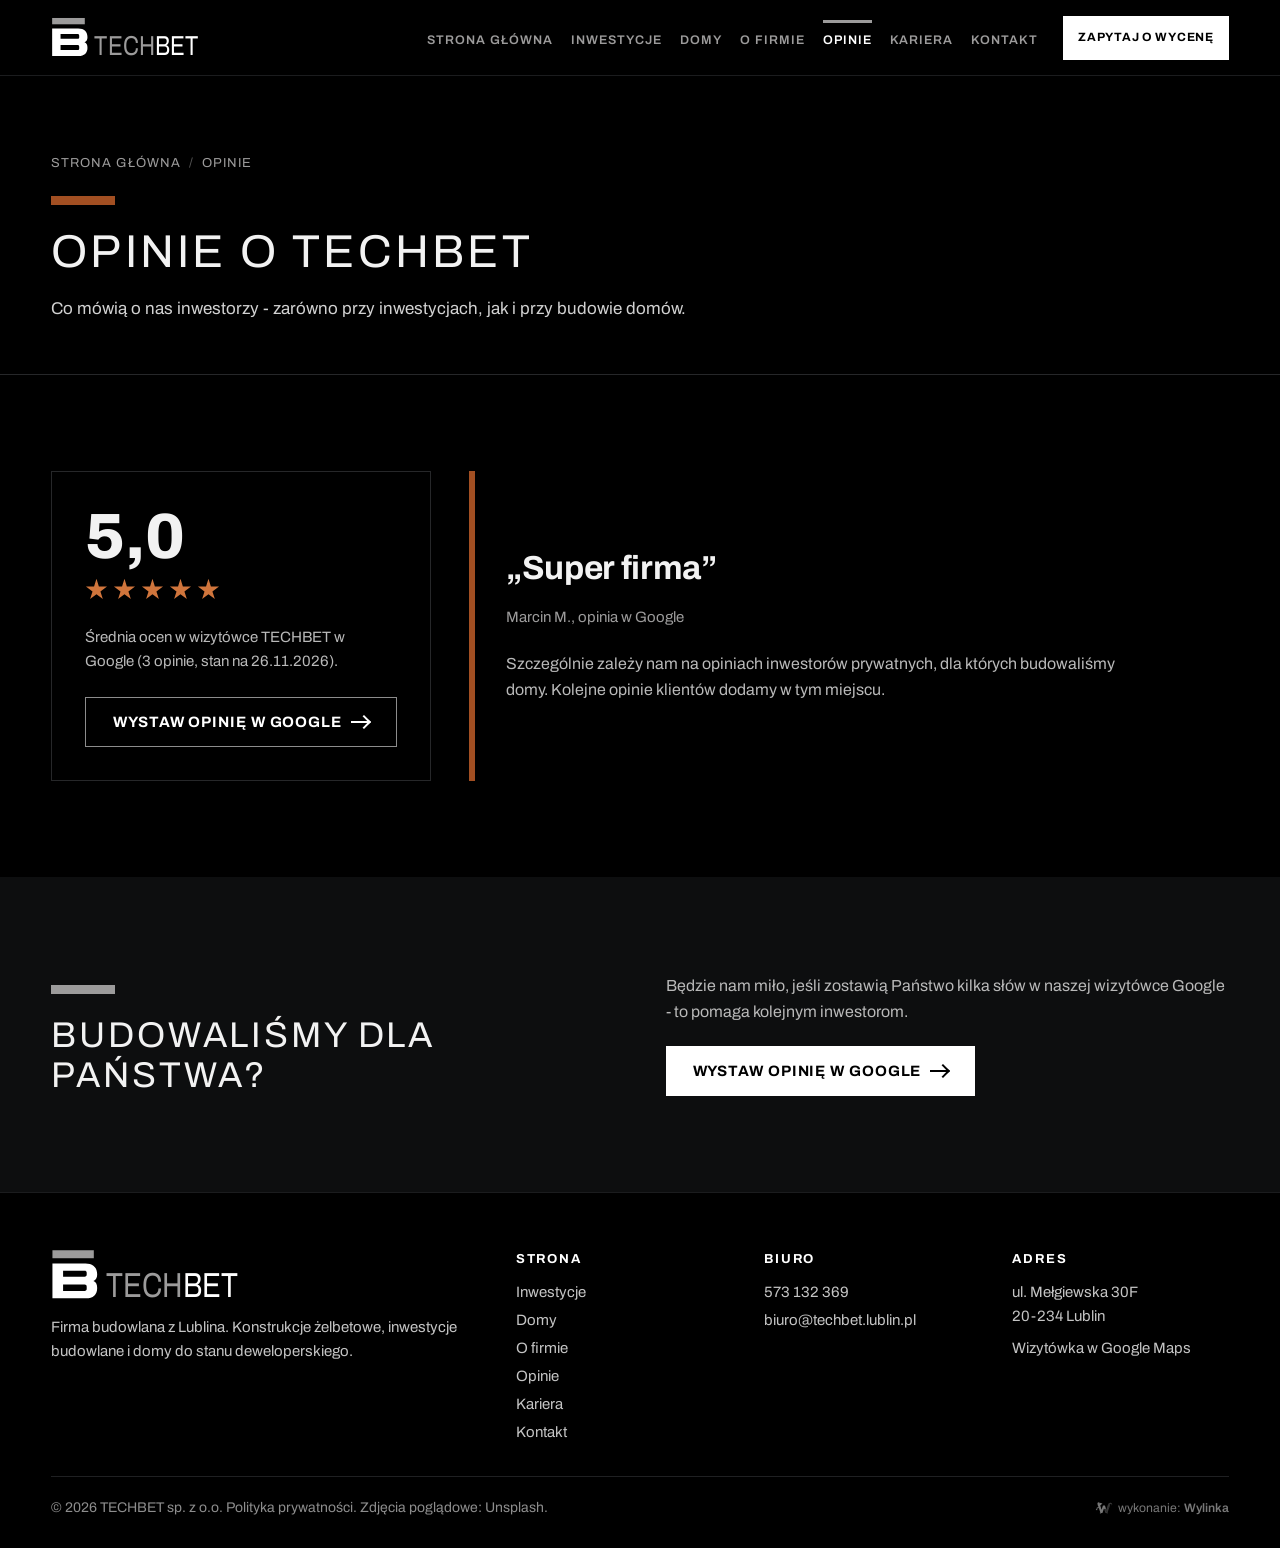
<file: opinie/index.html>
<!doctype html>
<html lang="pl">
<head>
<meta charset="utf-8">
<meta name="viewport" content="width=device-width, initial-scale=1">
<title>Opinie o firmie budowlanej TECHBET Lublin</title>
<meta name="description" content="Opinie inwestorów o firmie budowlanej TECHBET z Lublina: inwestycje budowlane i domy do stanu deweloperskiego. Ocena w Google i opinie klientów.">
<meta name="robots" content="noindex, nofollow" data-podglad>
<link rel="canonical" href="https://techbet.lublin.pl/opinie/">
<meta property="og:type" content="website">
<meta property="og:locale" content="pl_PL">
<meta property="og:title" content="Opinie o firmie budowlanej TECHBET Lublin">
<meta property="og:description" content="Opinie inwestorów o firmie budowlanej TECHBET z Lublina: inwestycje budowlane i domy do stanu deweloperskiego. Ocena w Google i opinie klientów.">
<meta property="og:url" content="https://techbet.lublin.pl/opinie/">
<meta property="og:image" content="https://techbet.lublin.pl/img/hero-1600.webp">
<meta name="theme-color" content="#000000">
<link rel="icon" href="../img/favicon.svg" type="image/svg+xml">
<link rel="icon" href="../img/favicon-48.png" sizes="48x48" type="image/png">
<link rel="apple-touch-icon" href="../img/apple-touch-icon.png">
<link rel="preload" href="../fonts/archivo-rdzen.woff2" as="font" type="font/woff2" crossorigin>
<style>
@font-face{font-family:"Archivo";font-style:normal;font-weight:400 800;font-display:swap;src:url(../fonts/archivo-rdzen.woff2) format("woff2");unicode-range:U+0020-007E,U+00A0,U+00A9,U+00AB,U+00B0,U+00B7,U+00BB,U+00D3,U+00D7,U+00F3,U+2013,U+2018-2019,U+201C-201E,U+2026}
@font-face{font-family:"Archivo";font-style:normal;font-weight:400 800;font-display:swap;src:url(../fonts/archivo-pl.woff2) format("woff2");unicode-range:U+0104-0107,U+0118-0119,U+0141-0144,U+015A-015B,U+0179-017C}
:root{--tlo:#000;--tlo2:#0d0e0f;--tlo3:#17181a;--linia:#262729;--tekst:#f2f2f2;--tekst2:#b9b9b9;--szary:#9c9b9b;--miedz:#a24f22;--miedz-j:#d0753c;--hh:76px;--wrap:min(92vw,1720px)}
*{box-sizing:border-box;margin:0;padding:0}
html{scroll-behavior:smooth;scroll-padding-top:var(--hh);background:var(--tlo)}
body{font-family:"Archivo",system-ui,-apple-system,"Segoe UI",sans-serif;color:var(--tekst);background:var(--tlo);font-size:17px;line-height:1.6;-webkit-font-smoothing:antialiased;overflow-x:hidden}
img{display:block;max-width:100%}
a{color:inherit}
button{font:inherit;cursor:pointer;color:inherit}
.wrap{width:var(--wrap);margin:0 auto}
.sr{position:absolute;width:1px;height:1px;overflow:hidden;clip:rect(0 0 0 0);white-space:nowrap}

/* belka nad tekstem - motyw z logo (belka nad litera B) */
.belka{display:block;width:clamp(56px,5vw,96px);height:clamp(8px,.7vw,12px);background:var(--szary);margin-bottom:22px}
.m .belka,.belka.m{background:var(--miedz)}

/* przyciski: prostokatne, ostre */
.btn{display:inline-flex;align-items:center;justify-content:center;gap:.6em;min-height:50px;padding:0 26px;font-weight:700;font-size:15px;letter-spacing:.06em;text-transform:uppercase;text-decoration:none;border:1px solid transparent;transition:background .25s,color .25s,border-color .25s}
.btn-b{background:#fff;color:#000}
.btn-b:hover{background:var(--szary);color:#000}
.btn-o{border-color:rgba(255,255,255,.55);color:#fff;background:transparent}
.btn-o:hover{background:#fff;color:#000}
.btn-m{background:var(--miedz);color:#fff}
.btn-m:hover{background:#86401a}
.btn .str{display:inline-block;width:18px;height:2px;background:currentColor;position:relative}
.btn .str::after{content:"";position:absolute;right:0;top:-4px;width:8px;height:8px;border-top:2px solid currentColor;border-right:2px solid currentColor;transform:rotate(45deg)}

/* naglowek: szare odnosniki, podkreslenie u gory jak belka w logo */
.top{position:sticky;top:0;z-index:50;height:var(--hh);background:#000;border-bottom:1px solid #1b1c1e}
.top .wrap{height:100%;display:flex;align-items:center;gap:clamp(18px,2vw,36px)}
.logo{display:block;width:clamp(150px,11vw,184px);flex:none}
.logo svg{display:block;width:100%;height:auto}
.menu{display:flex;gap:clamp(16px,1.7vw,32px);margin-left:auto;list-style:none}
.menu a{position:relative;display:block;text-decoration:none;font-weight:600;font-size:13.5px;letter-spacing:.1em;text-transform:uppercase;color:var(--szary);padding:10px 0 6px;transition:color .2s}
.menu a::before{content:"";position:absolute;left:0;top:0;width:100%;height:3px;background:var(--szary);transform:scaleX(0);transform-origin:left;transition:transform .25s ease}
.menu a:hover,.menu a.akt{color:#fff}
.menu a:hover::before,.menu a.akt::before{transform:scaleX(1)}
.menu a.md::before{background:var(--miedz)}
.menu .tel-m{display:none}
.top .btn{min-height:44px;padding:0 18px;font-size:13px}
.burger{display:none;margin-left:auto;width:48px;height:48px;border:0;background:none;position:relative}
.burger span,.burger span::before,.burger span::after{position:absolute;left:12px;width:24px;height:2px;background:#fff;content:"";transition:transform .2s}
.burger span{top:23px}.burger span::before{left:0;top:-8px}.burger span::after{left:0;top:8px}
.burger[aria-expanded=true] span{background:transparent}
.burger[aria-expanded=true] span::before{transform:translateY(8px) rotate(45deg)}
.burger[aria-expanded=true] span::after{transform:translateY(-8px) rotate(-45deg)}

/* pierwszy ekran: jedno zdjecie, duze logo i haslo */
.hero{position:relative;min-height:calc(100svh - var(--hh));display:flex;align-items:center;justify-content:center;overflow:hidden;isolation:isolate;text-align:center}
.hero>img{position:absolute;inset:0;width:100%;height:100%;object-fit:cover;z-index:-2}
.hero::before{content:"";position:absolute;inset:0;z-index:-1;background:radial-gradient(ellipse 60% 45% at 50% 50%,rgba(0,0,0,.42) 0%,rgba(0,0,0,0) 100%),linear-gradient(to bottom,rgba(0,0,0,.62) 0%,rgba(0,0,0,.5) 40%,rgba(0,0,0,.72) 68%,rgba(0,0,0,.93) 88%,#000 100%)}
.hero .srodek{width:var(--wrap);padding:clamp(48px,8vh,96px) 0 clamp(56px,9vh,110px)}
.hero .duze-logo{display:block;width:min(86vw,980px);margin:0 auto;opacity:.86}
.hero .duze-logo svg{display:block;width:100%;height:auto}
.hero h1{margin-top:clamp(26px,4vh,48px);font-size:clamp(19px,2.3vw,42px);line-height:1.25;font-weight:600;letter-spacing:.14em;text-transform:uppercase;color:rgba(255,255,255,.9)}
.hero .pod{margin:clamp(14px,2vh,22px) auto 0;max-width:52em;color:#c9c9c9;font-size:clamp(15px,1.05vw,18px)}
.hero .akcje{margin-top:clamp(26px,4vh,44px);display:flex;gap:14px;justify-content:center;flex-wrap:wrap}

/* dwie drogi: inwestycje i domy z odstepem */
.drogi{display:grid;grid-template-columns:minmax(0,1fr) minmax(0,1fr);gap:clamp(12px,1.3vw,24px);padding:clamp(12px,1.3vw,24px)}
.droga{position:relative;display:flex;align-items:flex-end;height:clamp(360px,40vw,780px);overflow:hidden;text-decoration:none;isolation:isolate;background:#111}
.droga img{position:absolute;inset:0;width:100%;height:100%;object-fit:cover;z-index:-2}
.droga::after{content:"";position:absolute;inset:0;z-index:-1;background:linear-gradient(to top,rgba(0,0,0,.78) 0%,rgba(0,0,0,.25) 45%,rgba(0,0,0,0) 70%)}
.droga .tresc{padding:0 clamp(22px,3vw,60px) clamp(26px,3.4vw,60px)}
.droga h2{position:relative;display:inline-block;padding-top:clamp(14px,1.2vw,20px);font-size:clamp(34px,4.2vw,80px);line-height:1;font-weight:800;letter-spacing:.04em;text-transform:uppercase;color:#fff}
.droga h2::before{content:"";position:absolute;left:0;top:0;width:100%;height:clamp(6px,.6vw,10px);background:var(--szary);transform:scaleX(0);transform-origin:left;transition:transform .45s ease}
.droga.d-dom h2::before{background:var(--miedz)}
.droga p{margin-top:12px;color:#d6d6d6;font-size:clamp(15px,1.05vw,18px);max-width:30em}
.droga .wiecej{display:inline-block;margin-top:14px;font-size:13px;font-weight:700;letter-spacing:.12em;text-transform:uppercase;color:#fff}
.droga.d-dom .wiecej{color:var(--miedz-j)}
.droga:hover h2::before,.droga:focus-visible h2::before,.droga.wid h2::before{transform:scaleX(1)}

/* czarno-biale zdjecia, kolor po najechaniu (na telefonie po wejsciu w widok) */
.bw{filter:grayscale(1);transition:filter .7s ease,transform .8s ease}
.droga:hover .bw,.droga:focus-visible .bw,.karta:hover .bw,.karta:focus-within .bw,.wid .bw,.bw.wid{filter:grayscale(0)}
.droga:hover .bw{transform:scale(1.03)}

/* licznik */
.licznik{border-top:1px solid var(--linia);border-bottom:1px solid var(--linia);background:var(--tlo2)}
.licznik .wrap{display:grid;grid-template-columns:repeat(3,minmax(0,1fr));gap:0}
.licznik .poz{padding:clamp(30px,3.6vw,60px) clamp(10px,2vw,40px);text-align:center;border-left:1px solid var(--linia)}
.licznik .poz:first-child{border-left:0}
.licznik b{display:block;font-size:clamp(44px,5.4vw,104px);line-height:1;font-weight:800;letter-spacing:-.02em;color:#fff;font-variant-numeric:tabular-nums}
.licznik b.m{color:var(--miedz-j)}
.licznik span{display:block;margin-top:12px;font-size:clamp(13px,.95vw,15px);letter-spacing:.14em;text-transform:uppercase;color:var(--szary)}
.licznik .przyp{grid-column:1/-1;text-align:center;font-size:13px;color:#7c7c7c;padding:0 0 18px}

/* sekcje */
.sek{padding:clamp(64px,7.5vw,128px) 0}
.sek.t2{background:var(--tlo2)}
.glowa{display:grid;grid-template-columns:minmax(0,5fr) minmax(0,7fr);gap:clamp(24px,5vw,96px);align-items:end;margin-bottom:clamp(34px,4vw,60px)}
.glowa h2{font-size:clamp(28px,3vw,52px);line-height:1.12;font-weight:400;letter-spacing:.08em;text-transform:uppercase}
.glowa p{font-size:clamp(16px,1.15vw,19px);color:var(--tekst2);max-width:44em}
.glowa p+p{margin-top:12px}

/* zakladki realizacji */
.zakl{display:flex;gap:0;margin-bottom:28px;border-bottom:1px solid var(--linia)}
.zakl button{position:relative;background:none;border:0;padding:16px 26px 14px;font-size:14px;font-weight:700;letter-spacing:.12em;text-transform:uppercase;color:var(--szary)}
.zakl button::before{content:"";position:absolute;left:0;top:0;width:100%;height:3px;background:var(--szary);transform:scaleX(0);transform-origin:left;transition:transform .25s}
.zakl button.md::before{background:var(--miedz)}
.zakl button[aria-selected=true]{color:#fff}
.zakl button[aria-selected=true]::before,.zakl button:hover::before{transform:scaleX(1)}
.panel[hidden]{display:none}

/* karty realizacji */
.siatka{display:grid;grid-template-columns:repeat(3,minmax(0,1fr));gap:clamp(14px,1.4vw,26px)}
.karta{min-width:0}
.karta .foto{display:block;width:100%;border:0;padding:0;background:#111;position:relative;aspect-ratio:4/3;overflow:hidden}
.karta .foto::before{content:"";position:absolute;left:0;top:0;width:42%;height:6px;z-index:1;background:var(--szary);transform:scaleX(0);transform-origin:left;transition:transform .35s}
.m .karta .foto::before,.karta.m .foto::before{background:var(--miedz)}
.karta:hover .foto::before,.karta.wid .foto::before{transform:scaleX(1)}
.karta .foto img{width:100%;height:100%;object-fit:cover}
.karta h3{font-size:clamp(17px,1.2vw,20px);font-weight:700;margin-top:14px;line-height:1.3}
.karta p{font-size:15px;margin-top:2px;color:var(--szary)}
.nawig{display:flex;align-items:center;justify-content:space-between;gap:20px;margin-top:32px;flex-wrap:wrap}

/* galeria w karcie (przesuwana palcem i mysza) */
.mini{position:relative}
.tor{display:flex;overflow-x:auto;scroll-snap-type:x mandatory;scrollbar-width:none;cursor:grab}
.tor::-webkit-scrollbar{display:none}
.tor.ciag{cursor:grabbing;scroll-snap-type:none}
.tor.ciag *{pointer-events:none}
.tor .foto{flex:0 0 100%;scroll-snap-align:start}
.mini .licz{position:absolute;right:10px;bottom:10px;z-index:2;background:rgba(0,0,0,.7);color:#fff;font-size:13px;padding:3px 9px}
.mini .mp,.mini .mn{position:absolute;top:50%;margin-top:-22px;z-index:2;width:44px;height:44px;border:1px solid rgba(255,255,255,.6);background:rgba(0,0,0,.55)}
.mini .mp{left:8px}.mini .mn{right:8px}
.mini .mp::after,.mini .mn::after{content:"";position:absolute;left:50%;top:50%;width:10px;height:10px;border-top:2px solid #fff;border-right:2px solid #fff}
.mini .mn::after{transform:translate(-70%,-50%) rotate(45deg)}
.mini .mp::after{transform:translate(-30%,-50%) rotate(-135deg)}
.mini button:disabled{opacity:.25;cursor:default}

/* budowalismy dla */
.loga{display:grid;grid-template-columns:repeat(6,minmax(0,1fr));gap:1px;background:var(--linia);border:1px solid var(--linia)}
.loga li{list-style:none;background:var(--tlo);display:flex;align-items:center;justify-content:center;min-height:clamp(96px,8vw,140px);padding:16px;text-align:center;color:#6c6c6c;font-size:13px;letter-spacing:.12em;text-transform:uppercase}
.uwaga{margin-top:16px;font-size:14px;color:#7c7c7c}

/* opinie */
.opinie{display:grid;grid-template-columns:minmax(0,4fr) minmax(0,8fr);gap:clamp(20px,3vw,56px);align-items:stretch}
.ocena{border:1px solid var(--linia);padding:clamp(24px,2.6vw,44px);display:flex;flex-direction:column;justify-content:space-between;gap:24px}
.ocena b{display:block;font-size:clamp(56px,5vw,92px);line-height:1;font-weight:800}
.gw{display:flex;gap:6px;margin-top:10px}
.gw i{display:block;width:22px;height:22px;background:var(--miedz-j);clip-path:polygon(50% 0,61% 35%,98% 35%,68% 57%,79% 91%,50% 70%,21% 91%,32% 57%,2% 35%,39% 35%)}
.ocena p{color:var(--tekst2);font-size:15px}
.cyt{border-left:6px solid var(--miedz);padding:clamp(10px,1vw,16px) 0 clamp(10px,1vw,16px) clamp(20px,2.4vw,44px);display:flex;flex-direction:column;justify-content:center}
.cyt blockquote{font-size:clamp(26px,2.6vw,46px);line-height:1.2;font-weight:700;letter-spacing:-.01em}
.cyt figcaption{margin-top:16px;color:var(--szary);font-size:15px}
.cyt .dop{margin-top:22px;color:var(--tekst2);font-size:16px;max-width:40em}

/* trzy punkty */
.trzy{display:grid;grid-template-columns:repeat(3,minmax(0,1fr));gap:clamp(24px,3vw,56px)}
.trzy div{border-top:1px solid var(--linia);padding-top:22px;position:relative}
.trzy div::before{content:"";position:absolute;left:0;top:-1px;width:64px;height:8px;background:var(--szary)}
.trzy h3{font-size:clamp(20px,1.5vw,26px);font-weight:700;margin:8px 0 10px;line-height:1.2}
.trzy p{color:var(--tekst2)}

/* kontakt i formularz */
.kon{display:grid;grid-template-columns:minmax(0,5fr) minmax(0,7fr);gap:clamp(32px,5vw,96px)}
.kon h2{font-size:clamp(28px,3vw,52px);line-height:1.12;font-weight:400;letter-spacing:.08em;text-transform:uppercase;margin-bottom:18px}
.kon>div>p{color:var(--tekst2)}
.dane{list-style:none;margin-top:28px;display:grid;gap:18px}
.dane li{border-top:1px solid var(--linia);padding-top:14px}
.dane b{display:block;font-size:13px;letter-spacing:.12em;text-transform:uppercase;color:var(--szary);font-weight:600;margin-bottom:2px}
.dane a{font-size:clamp(18px,1.35vw,23px);font-weight:700;text-decoration:none}
.dane a:hover{text-decoration:underline}
.dane span{font-size:18px}
form{background:var(--tlo3);padding:clamp(22px,3vw,48px);display:grid;grid-template-columns:minmax(0,1fr) minmax(0,1fr);gap:16px 18px;align-content:start}
form .cala{grid-column:1/-1}
label{display:block;font-size:13px;letter-spacing:.06em;font-weight:600;margin-bottom:6px;color:#d0d0d0}
input,select,textarea{width:100%;font:inherit;font-size:16px;padding:12px 14px;border:1px solid #3a3b3e;background:#0b0b0c;color:#fff;border-radius:0}
textarea{min-height:120px;resize:vertical}
input:focus,select:focus,textarea:focus{outline:2px solid #fff;outline-offset:0;border-color:#fff}
input[type=file]{padding:10px}
.wybor{display:flex;gap:10px}
.wybor label{flex:1;margin:0;display:flex;align-items:center;justify-content:center;gap:8px;min-height:50px;border:1px solid #3a3b3e;background:#0b0b0c;font-size:15px;cursor:pointer;color:#fff}
.wybor input{width:auto;accent-color:var(--miedz)}
.wybor label:has(input:checked){border-color:#fff}
.zgoda{display:flex!important;gap:10px;align-items:flex-start;font-weight:400!important;letter-spacing:0!important;font-size:14px!important;color:var(--tekst2)!important}
.zgoda input{width:auto;margin-top:4px;accent-color:var(--miedz)}
form .btn{justify-self:start}
.wynik{font-weight:600;font-size:15px;color:#fff}

/* mapa google - wizytowka firmy */
.mapa{position:relative;background:var(--tlo2)}
.mapa iframe{display:block;width:100%;height:clamp(340px,40vw,560px);border:0;filter:grayscale(.35) contrast(1.05)}
.mapa .pasek{display:flex;align-items:center;justify-content:space-between;gap:16px;flex-wrap:wrap;padding:22px 0}
.mapa .pasek p{color:var(--tekst2)}

/* stopka */
.stopka{background:#000;border-top:1px solid #1b1c1e;color:#c4c4c4;padding:56px 0 28px;font-size:15px}
.stopka .wrap{display:grid;grid-template-columns:minmax(0,2fr) repeat(3,minmax(0,1fr));gap:32px}
.stopka .logo{width:190px;margin-bottom:14px}
.stopka h3{font-size:13px;letter-spacing:.14em;text-transform:uppercase;color:#fff;margin-bottom:10px}
.stopka a{text-decoration:none}
.stopka a:hover{text-decoration:underline}
.stopka ul{list-style:none;display:grid;gap:4px}
.spod{grid-column:1/-1;display:flex;flex-wrap:wrap;justify-content:space-between;align-items:center;gap:12px;border-top:1px solid #1f2022;padding-top:20px;font-size:14px;color:#8d8d8d}

/* pasek na telefonie po przewinieciu */
.mob{display:none}

/* powiekszenie zdjec */
.lb{position:fixed;inset:0;z-index:100;background:rgba(0,0,0,.95);display:none;align-items:center;justify-content:center;padding:56px 64px}
.lb.on{display:flex}
.lb img{max-width:100%;max-height:100%;object-fit:contain}
.lb button{position:absolute;width:52px;height:52px;border:1px solid #fff;background:rgba(0,0,0,.4);color:#fff}
.lb .zam{top:14px;right:14px}
.lb .zam::before,.lb .zam::after{content:"";position:absolute;left:13px;top:24px;width:24px;height:2px;background:#fff;transform:rotate(45deg)}
.lb .zam::after{transform:rotate(-45deg)}
.lb .pop,.lb .nast{top:50%;margin-top:-26px}
.lb .pop{left:10px}.lb .nast{right:10px}
.lb .pop::after,.lb .nast::after{content:"";position:absolute;left:50%;top:50%;width:11px;height:11px;border-top:2px solid #fff;border-right:2px solid #fff}
.lb .nast::after{transform:translate(-70%,-50%) rotate(45deg)}
.lb .pop::after{transform:translate(-30%,-50%) rotate(-135deg)}
.lb p{position:absolute;bottom:16px;left:0;right:0;text-align:center;color:#e5e5e5;font-size:15px}

/* ===== podstrony ===== */
.ph{position:relative;min-height:clamp(420px,62vh,720px);display:flex;align-items:flex-end;overflow:hidden;isolation:isolate}
.ph>img{position:absolute;inset:0;width:100%;height:100%;object-fit:cover;z-index:-2}
.ph::before{content:"";position:absolute;inset:0;z-index:-1;background:linear-gradient(to top,#000 0%,rgba(0,0,0,.86) 22%,rgba(0,0,0,.5) 60%,rgba(0,0,0,.35) 100%)}
.ph .wrap{padding:clamp(40px,6vh,72px) 0 clamp(40px,7vh,84px)}
.ph h1,.pn h1{font-size:clamp(30px,3.6vw,66px);line-height:1.1;font-weight:400;letter-spacing:.07em;text-transform:uppercase;max-width:20em}
.lead{margin-top:18px;font-size:clamp(17px,1.25vw,21px);color:#d2d2d2;max-width:44em}
.ph .btn,.pn .btn{margin-top:28px}
.pn{padding:clamp(48px,6vw,96px) 0 clamp(36px,4vw,64px);border-bottom:1px solid var(--linia)}
.okr ol{list-style:none;display:flex;flex-wrap:wrap;gap:8px;font-size:13px;letter-spacing:.08em;text-transform:uppercase;color:var(--szary);margin-bottom:22px}
.okr li+li::before{content:"/";margin-right:8px;color:#555}
.okr a{text-decoration:none}
.okr a:hover{color:#fff}

.wiersze{list-style:none;display:grid;grid-template-columns:repeat(2,minmax(0,1fr));gap:0 clamp(24px,4vw,80px)}
.wiersze li{border-top:1px solid var(--linia);padding:22px 0 24px}
.wiersze h3{font-size:clamp(19px,1.4vw,24px);font-weight:700;margin-bottom:6px}
.wiersze p{color:var(--tekst2)}
.etapy{list-style:none;display:grid;grid-template-columns:repeat(3,minmax(0,1fr));gap:clamp(20px,2.4vw,44px)}
.etapy li{border-top:1px solid var(--linia);padding-top:18px}
.etapy .nr{display:block;font-size:clamp(30px,2.6vw,44px);font-weight:800;color:var(--szary);line-height:1;margin-bottom:12px}
.m .etapy .nr{color:var(--miedz-j)}
.etapy h3{font-size:clamp(18px,1.3vw,22px);font-weight:700;margin-bottom:6px}
.etapy p{color:var(--tekst2)}
.cta .wrap{display:grid;grid-template-columns:minmax(0,1fr) minmax(0,1fr);gap:clamp(24px,4vw,80px);align-items:end}
.cta h2{font-size:clamp(26px,2.8vw,48px);line-height:1.12;font-weight:400;letter-spacing:.08em;text-transform:uppercase}
.cta p{color:var(--tekst2);margin-bottom:22px;font-size:clamp(16px,1.15vw,19px)}
.rej{width:100%;border-collapse:collapse;font-size:16px}
.rej th,.rej td{text-align:left;padding:12px 0;border-top:1px solid var(--linia);vertical-align:top}
.rej th{width:34%;color:var(--szary);font-weight:600;padding-right:16px}
.dwie{display:grid;grid-template-columns:repeat(2,minmax(0,1fr));gap:clamp(12px,1.3vw,24px)}

/* kariera */
.oferty{list-style:none;display:grid;gap:0;border-top:1px solid var(--linia)}
.oferty li{display:grid;grid-template-columns:minmax(0,1fr) auto;gap:20px;align-items:center;padding:26px 0;border-bottom:1px solid var(--linia)}
.oferty h3{font-size:clamp(20px,1.6vw,28px);font-weight:700}
.oferty p{color:var(--tekst2)}
.brak{border:1px solid var(--linia);padding:clamp(28px,4vw,64px);display:grid;grid-template-columns:minmax(0,1fr) auto;gap:24px;align-items:center}
.brak h3{font-size:clamp(24px,2.2vw,38px);line-height:1.15;font-weight:800}
.brak p{margin-top:10px;color:var(--tekst2);max-width:44em}

.polityka{padding:clamp(40px,5vw,80px) 0 clamp(64px,7vw,110px);max-width:860px}
.polityka h2{font-size:clamp(22px,1.8vw,30px);font-weight:700;margin:36px 0 10px}
.polityka p,.polityka li{color:var(--tekst2)}
.polityka ul{padding-left:20px}
.polityka a{color:#fff}

.wylinka-badge{display:inline-flex;align-items:center;gap:.4em;color:inherit;text-decoration:none;font-size:.875em;line-height:1;opacity:.85}
.wylinka-badge:hover,.wylinka-badge:focus-visible{opacity:1}
.wylinka-badge:focus-visible{outline:2px solid currentColor;outline-offset:3px;border-radius:2px}
.wylinka-badge svg{width:18px;height:18px;flex:none;overflow:visible}
.wylinka-badge b{font-weight:600}
.wylinka-badge .wy-old{opacity:.45;transform-origin:40px 30px;transition:transform .32s cubic-bezier(.3,.7,.4,1),opacity .32s ease-out}
.wylinka-badge .wy-pod{opacity:0;transition:opacity .2s ease-out .08s}
.wylinka-badge:hover .wy-old,.wylinka-badge:focus-visible .wy-old{transform:translate(9px,7px) rotate(9deg);opacity:0}
.wylinka-badge:hover .wy-pod,.wylinka-badge:focus-visible .wy-pod{opacity:1}
@media (prefers-reduced-motion:reduce){.wylinka-badge .wy-old,.wylinka-badge .wy-pod{transition:none}.wylinka-badge:hover .wy-old,.wylinka-badge:focus-visible .wy-old{transform:none;opacity:.45}.wylinka-badge:hover .wy-pod,.wylinka-badge:focus-visible .wy-pod{opacity:0}}
@media (max-width:1280px){
  .menu{gap:18px}
  .menu a{font-size:12.5px;letter-spacing:.08em}
  .top .btn{padding:0 14px;font-size:12px}
}
@media (max-width:1140px){
  :root{--hh:64px}
  .menu,.top .btn{display:none}
  .burger{display:block}
  .menu.otw{display:flex;position:fixed;top:var(--hh);left:0;right:0;flex-direction:column;gap:0;background:#000;border-bottom:1px solid #222;padding:4px 4vw 22px;max-height:calc(100svh - var(--hh));overflow-y:auto}
  .menu.otw a{padding:15px 0 13px 0;font-size:16px;border-bottom:1px solid #1d1e20}
  .menu.otw a::before{width:44px}
  .menu.otw li.tel-m{display:block}
  .menu.otw li.tel-m a{color:#fff}
  .glowa,.kon,.opinie{grid-template-columns:minmax(0,1fr)}
  .glowa{gap:16px}
  .siatka{grid-template-columns:repeat(2,minmax(0,1fr))}
  .loga{grid-template-columns:repeat(3,minmax(0,1fr))}
  .wiersze{grid-template-columns:minmax(0,1fr)}
  .etapy{grid-template-columns:repeat(2,minmax(0,1fr))}
  .cta .wrap{grid-template-columns:minmax(0,1fr)}
  .stopka .wrap{grid-template-columns:minmax(0,1fr) minmax(0,1fr)}
  .stopka .wrap>div:first-child{grid-column:1/-1}
}
@media (max-width:760px){
  .hero{min-height:calc(100svh - var(--hh))}
  .hero .srodek{padding:40px 0 48px}
  .hero::before{background:radial-gradient(ellipse 90% 50% at 50% 55%,rgba(0,0,0,.5) 0%,rgba(0,0,0,0) 100%),linear-gradient(to bottom,rgba(0,0,0,.66) 0%,rgba(0,0,0,.58) 45%,rgba(0,0,0,.8) 75%,#000 100%)}
  .hero .duze-logo{width:88vw}
  .hero h1{font-size:clamp(17px,5vw,22px);letter-spacing:.1em}
  .hero .pod{font-size:15px}
  .hero .akcje .btn{min-height:48px}
  .btn{font-size:14px;letter-spacing:.04em;padding:12px 20px;line-height:1.3;text-align:center}
  .drogi{grid-template-columns:minmax(0,1fr);gap:12px;padding:12px}
  .droga{height:auto;aspect-ratio:4/3.4;min-height:300px}
  .droga h2{font-size:clamp(32px,10vw,44px)}
  .licznik .wrap{grid-template-columns:minmax(0,1fr)}
  .licznik .poz{border-left:0;border-top:1px solid var(--linia);padding:26px 4vw}
  .licznik .poz:first-child{border-top:0}
  .siatka{grid-template-columns:minmax(0,1fr);gap:30px}
  .loga{grid-template-columns:repeat(2,minmax(0,1fr))}
  .zakl{overflow-x:auto}
  .zakl button{padding:14px 18px 12px;font-size:13px;flex:1}
  .trzy{grid-template-columns:minmax(0,1fr);gap:28px}
  .etapy{grid-template-columns:minmax(0,1fr);gap:28px}
  .dwie{grid-template-columns:minmax(0,1fr)}
  form{grid-template-columns:minmax(0,1fr)}
  .ph{min-height:calc(100svh - var(--hh))}
  .ph h1{font-size:clamp(25px,7vw,32px)}
  .lead{font-size:16px}
  .pn{padding:30px 0 28px}
  .pn h1{font-size:clamp(25px,7vw,32px)}
  .oferty li,.brak{grid-template-columns:minmax(0,1fr)}
  .rej th{width:42%}
  .lb{padding:56px 8px}
  .lb .pop,.lb .nast{top:auto;bottom:10px;margin:0}
  .lb p{bottom:72px}
  .mob{display:grid;grid-template-columns:1fr 1fr;position:fixed;left:0;right:0;bottom:0;z-index:40;transform:translateY(110%);transition:transform .25s}
  .mob.widac{transform:none}
  .mob a{min-height:54px;display:flex;align-items:center;justify-content:center;font-weight:700;font-size:14px;letter-spacing:.08em;text-transform:uppercase;text-decoration:none}
  .mob a:first-child{background:#1a1b1d;color:#fff;border-top:1px solid #2a2b2e}
  .mob a:last-child{background:#fff;color:#000}
  .stopka{padding-bottom:80px}
}
@media (prefers-reduced-motion:reduce){*{transition:none!important;scroll-behavior:auto!important}}

</style>
<script type="application/ld+json">
{
 "@context": "https://schema.org",
 "@graph": [
  {
   "@type": "BreadcrumbList",
   "itemListElement": [
    {
     "@type": "ListItem",
     "position": 1,
     "name": "Strona główna",
     "item": "https://techbet.lublin.pl/"
    },
    {
     "@type": "ListItem",
     "position": 2,
     "name": "Opinie",
     "item": "https://techbet.lublin.pl/opinie/"
    }
   ]
  },
  {
   "@type": "WebPage",
   "url": "https://techbet.lublin.pl/opinie/",
   "name": "Opinie o TECHBET",
   "about": {
    "@id": "https://techbet.lublin.pl/#firma"
   }
  },
  {
   "@type": "GeneralContractor",
   "@id": "https://techbet.lublin.pl/#firma",
   "name": "TECHBET",
   "legalName": "TECHBET Spółka z ograniczoną odpowiedzialnością",
   "url": "https://techbet.lublin.pl/",
   "logo": "https://techbet.lublin.pl/img/logo-192.png",
   "image": "https://techbet.lublin.pl/img/hero-1600.webp",
   "description": "Firma budowlana z Lublina: konstrukcje żelbetowe, inwestycje budowlane oraz domy do stanu deweloperskiego. Wykonanie, organizacja budowy i dostawy materiałów.",
   "slogan": "Twoja przyszłość. Nasza odpowiedzialność.",
   "telephone": "+48573132369",
   "email": "biuro@techbet.lublin.pl",
   "hasMap": "https://maps.google.com/?cid=6404524912836694314",
   "address": {
    "@type": "PostalAddress",
    "streetAddress": "ul. Mełgiewska 30F",
    "postalCode": "20-234",
    "addressLocality": "Lublin",
    "addressCountry": "PL"
   },
   "geo": {
    "@type": "GeoCoordinates",
    "latitude": 51.2485789,
    "longitude": 22.6245753
   },
   "taxID": "9462686367",
   "vatID": "PL9462686367",
   "areaServed": "Lublin"
  }
 ]
}
</script>
</head>
<body>
<svg width="0" height="0" style="position:absolute" aria-hidden="true">
  <defs>
    <path id="b-glif" fill-rule="evenodd" d="M48 172H234C277 172 300 195 300 234C300 252 293 264 279 270C294 276 300 290 300 309C300 347 277 368 237 368H48ZM108 212H229C237 212 241 216 241 224V234C241 242 237 246 229 246H108ZM108 290H229C237 290 241 294 241 302V314C241 322 237 326 229 326H108Z"/>
  </defs>
</svg>

<header class="top">
  <div class="wrap">
    <a class="logo" href="../" aria-label="TECHBET - strona główna"><svg viewBox="40 90 1070 290" aria-hidden="true"><rect x="48" y="97" width="233" height="45" fill="#9c9b9b"/><use href="#b-glif" fill="#fff"/><text x="350" y="358" font-family="Archivo,sans-serif" font-size="196" font-weight="400" textLength="745" lengthAdjust="spacingAndGlyphs"><tspan fill="#9c9b9b">TECH</tspan><tspan fill="#fff">BET</tspan></text></svg></a>
    <ul class="menu" id="menu">
      <li><a href="../">Strona główna</a></li>
      <li><a href="../inwestycje/">Inwestycje</a></li>
      <li><a href="../domy/" class="md">Domy</a></li>
      <li><a href="../o-firmie/">O firmie</a></li>
      <li><a href="../opinie/" class="akt" aria-current="page">Opinie</a></li>
      <li><a href="../kariera/">Kariera</a></li>
      <li><a href="../kontakt/">Kontakt</a></li>
      <li class="tel-m"><a href="tel:+48573132369">Biuro: 573 132 369</a></li>
    </ul>
    <a class="btn btn-b" href="../kontakt/">Zapytaj o wycenę</a>
    <button class="burger" aria-expanded="false" aria-controls="menu" aria-label="Menu"><span></span></button>
  </div>
</header>

<main>
<section class="pn">
  <div class="wrap">
    <nav class="okr" aria-label="Okruszki"><ol><li><a href="../">Strona główna</a></li><li><span aria-current="page">Opinie</span></li></ol></nav>
    <span class="belka m"></span>
    <h1>Opinie o TECHBET</h1>
    <p class="lead">Co mówią o nas inwestorzy - zarówno przy inwestycjach, jak i przy budowie domów.</p>
  </div>
</section>

<section class="sek m">
  <div class="wrap">
    <div class="opinie">
      <div class="ocena">
        <div><b>5,0</b><div class="gw" aria-label="Ocena 5 na 5"><i></i><i></i><i></i><i></i><i></i></div></div>
        <p>Średnia ocen w wizytówce TECHBET w Google (3 opinie, stan na 26.11.2026).</p>
        <a class="btn btn-o" href="https://maps.google.com/?cid=6404524912836694314" rel="noopener">Wystaw opinię w Google <i class="str"></i></a>
      </div>
      <figure class="cyt">
        <blockquote>„Super firma”</blockquote>
        <figcaption>Marcin M., opinia w Google</figcaption>
        <p class="dop">Szczególnie zależy nam na opiniach inwestorów prywatnych, dla których budowaliśmy domy. Kolejne opinie klientów dodamy w tym miejscu.</p>
      </figure>
    </div>
  </div>
</section>

<section class="sek t2 cta">
  <div class="wrap">
    <div><span class="belka"></span><h2>Budowaliśmy dla Państwa?</h2></div>
    <div><p>Będzie nam miło, jeśli zostawią Państwo kilka słów w naszej wizytówce Google - to pomaga kolejnym inwestorom.</p><a class="btn btn-b" href="https://maps.google.com/?cid=6404524912836694314" rel="noopener">Wystaw opinię w Google <i class="str"></i></a></div>
  </div>
</section>
</main>

<footer class="stopka">
  <div class="wrap">
    <div>
      <a class="logo" href="../" aria-label="TECHBET - strona główna"><svg viewBox="40 90 1070 290" aria-hidden="true"><rect x="48" y="97" width="233" height="45" fill="#9c9b9b"/><use href="#b-glif" fill="#fff"/><text x="350" y="358" font-family="Archivo,sans-serif" font-size="196" font-weight="400" textLength="745" lengthAdjust="spacingAndGlyphs"><tspan fill="#9c9b9b">TECH</tspan><tspan fill="#fff">BET</tspan></text></svg></a>
      <p>Firma budowlana z Lublina. Konstrukcje żelbetowe, inwestycje budowlane i domy do stanu deweloperskiego.</p>
    </div>
    <div><h3>Strona</h3><ul><li><a href="../inwestycje/">Inwestycje</a></li><li><a href="../domy/">Domy</a></li><li><a href="../o-firmie/">O firmie</a></li><li><a href="../opinie/">Opinie</a></li><li><a href="../kariera/">Kariera</a></li><li><a href="../kontakt/">Kontakt</a></li></ul></div>
    <div><h3>Biuro</h3><ul><li><a href="tel:+48573132369">573 132 369</a></li><li><a href="mailto:biuro@techbet.lublin.pl">biuro@techbet.lublin.pl</a></li></ul></div>
    <div><h3>Adres</h3><p>ul. Mełgiewska 30F<br>20-234 Lublin</p><p style="margin-top:8px"><a href="https://maps.google.com/?cid=6404524912836694314" rel="noopener">Wizytówka w Google Maps</a></p></div>
    <div class="spod"><span>© <span id="rok">2026</span> TECHBET sp. z o.o. <a href="../polityka-prywatnosci/">Polityka prywatności</a>. Zdjęcia poglądowe: Unsplash.</span><a class="wylinka-badge" href="https://wylinka.pl/?utm_source=techbet.lublin.pl&amp;utm_medium=stopka&amp;utm_campaign=wykonanie" rel="noopener" title="Strona wykonana przez Wylinka"><svg viewBox="0 0 64 64" aria-hidden="true" focusable="false" fill="currentColor"><path d="M9.8 22.8l-1.2-7.9 2.2-3.7 15.5 4.6-.5 1.5-7.2 5.5 4.7 15.6 5-15.6 7 0 4.1 12.7-4.2-.9-2.6 1.8-.8-2.2-5.3 15.6-4.3 0 .4 .2-2.1 2.8-1.3-1.1 1.1-1.4-3.1 .2-.1-1.7 2.2-.1-5.7-16.5-4.8 .6-.8 3.1 0 .5-.3 .5 .8 2.2-1.6 .5-.4-1.3-.8 1.6-1.5-.8 .8-1.6-1.4 .6-.6-1.6 2.3-.8 .2-.4 1.3-4.8 5.9-.8-2.4-6.9zM15.2 13.7l-.1-.4-.4 .8-.1 .8 .1 1 .1 .4 .3 .7 .3-.9 .1-.7 0-.8z"/><path class="wy-pod" d="M37.1 49.8l-4.5-13.3 2.6-1.8 4.2 .9 .9 2.8 3-9.7 0-.5 .1-.8 3.2-8.4 .5-1 .6-1 .9-1.1 1.3-1 1.1-.7 1.4-.5 1.4-.3 .7 0 .9 0 1.2 .3 1.4 .6 .8 .5 .7 .7 .6 .7 .5 .9 .3 .9 .1 .9 0 .8-.2 .9-.5 .9-.5 .6-.7 .5-.7 .3-.1-.1 0-.1 .5-.5 .3-.7 .2-.5 0-.6-.1-.6-.3-.7-.4-.5-.4-.4-.5-.3-.6-.3-.7 0-.7 .1-.6 .1-.5 .4-.5 .5-.3 .5-.2 .7-.1 1.5-1.4 5.1-.8 3.3-.3 .7-.5 .7-6 17.5 1.9 .1-.1 1.7-3.1-.2 1.1 1.4-1.3 1.1-2.1-2.8 .4-.2z"/><path class="wy-old" d="M40.8 50l.4-.2-4.1 0-4.2-12.5 2.5-1.7 4.3 .9 .6 1.9 .6-1.6 0-.3 2.4-7.8 0-.5 .1-.8 3.2-8.4 .4-.8 .6-.9 .9-1.2 .9-.9 1.3-.8 1.4-.6 1.2-.3 1.4-.1 1.3 .1 .6 .2 .8 .3 1.1 .6 .9 .7 .7 .9 .5 .9 .3 .9 .1 1.1-.1 .9-.3 .9-.4 .7-.6 .7-.6 .4-.6 .2-.1-.1 0-.1 .5-.5 .3-.7 .2-.5 0-.5-.1-.6-.2-.6-.3-.5-.4-.5-.5-.3-.6-.3-.7-.1-.6 0-.6 .1-.6 .3-.6 .5-.3 .4-.2 .5-.1 .5-.1 1.5-1.4 5.1-.8 3.3-.3 .7-.5 .7-6 17.5 1.9 .1-.1 1.7-3.1-.2 1.1 1.4-1.3 1.1zM49.6 17.1l.6 1.7-1.5 1.9 .4 .4 1.8-2.1-.7-2.1zM48.1 28.3l.5 1.8-1.7 1.8 .4 .4 1.9-2-.6-2.2zM37.9 41.7l1.7-1.5-.4-.4-1.7 1.4zM42.6 38.7l-1.5 2.8 1.1 2-1.3 2.6 .5 .2 1.5-2.8-1.1-2 1.4-2.5z"/></svg><span>wykonanie: <b>Wylinka</b></span></a></div>
  </div>
</footer>

<div class="mob" id="mob"><a href="tel:+48573132369">Zadzwoń</a><a href="../kontakt/">Zapytaj o wycenę</a></div>

<div class="lb" id="lb" role="dialog" aria-modal="true" aria-label="Powiększone zdjęcie">
  <img alt="">
  <p></p>
  <button class="zam" aria-label="Zamknij"></button>
  <button class="pop" aria-label="Poprzednie zdjęcie"></button>
  <button class="nast" aria-label="Następne zdjęcie"></button>
</div>
<script src="../app.js" defer></script>
</body>
</html>
</file>
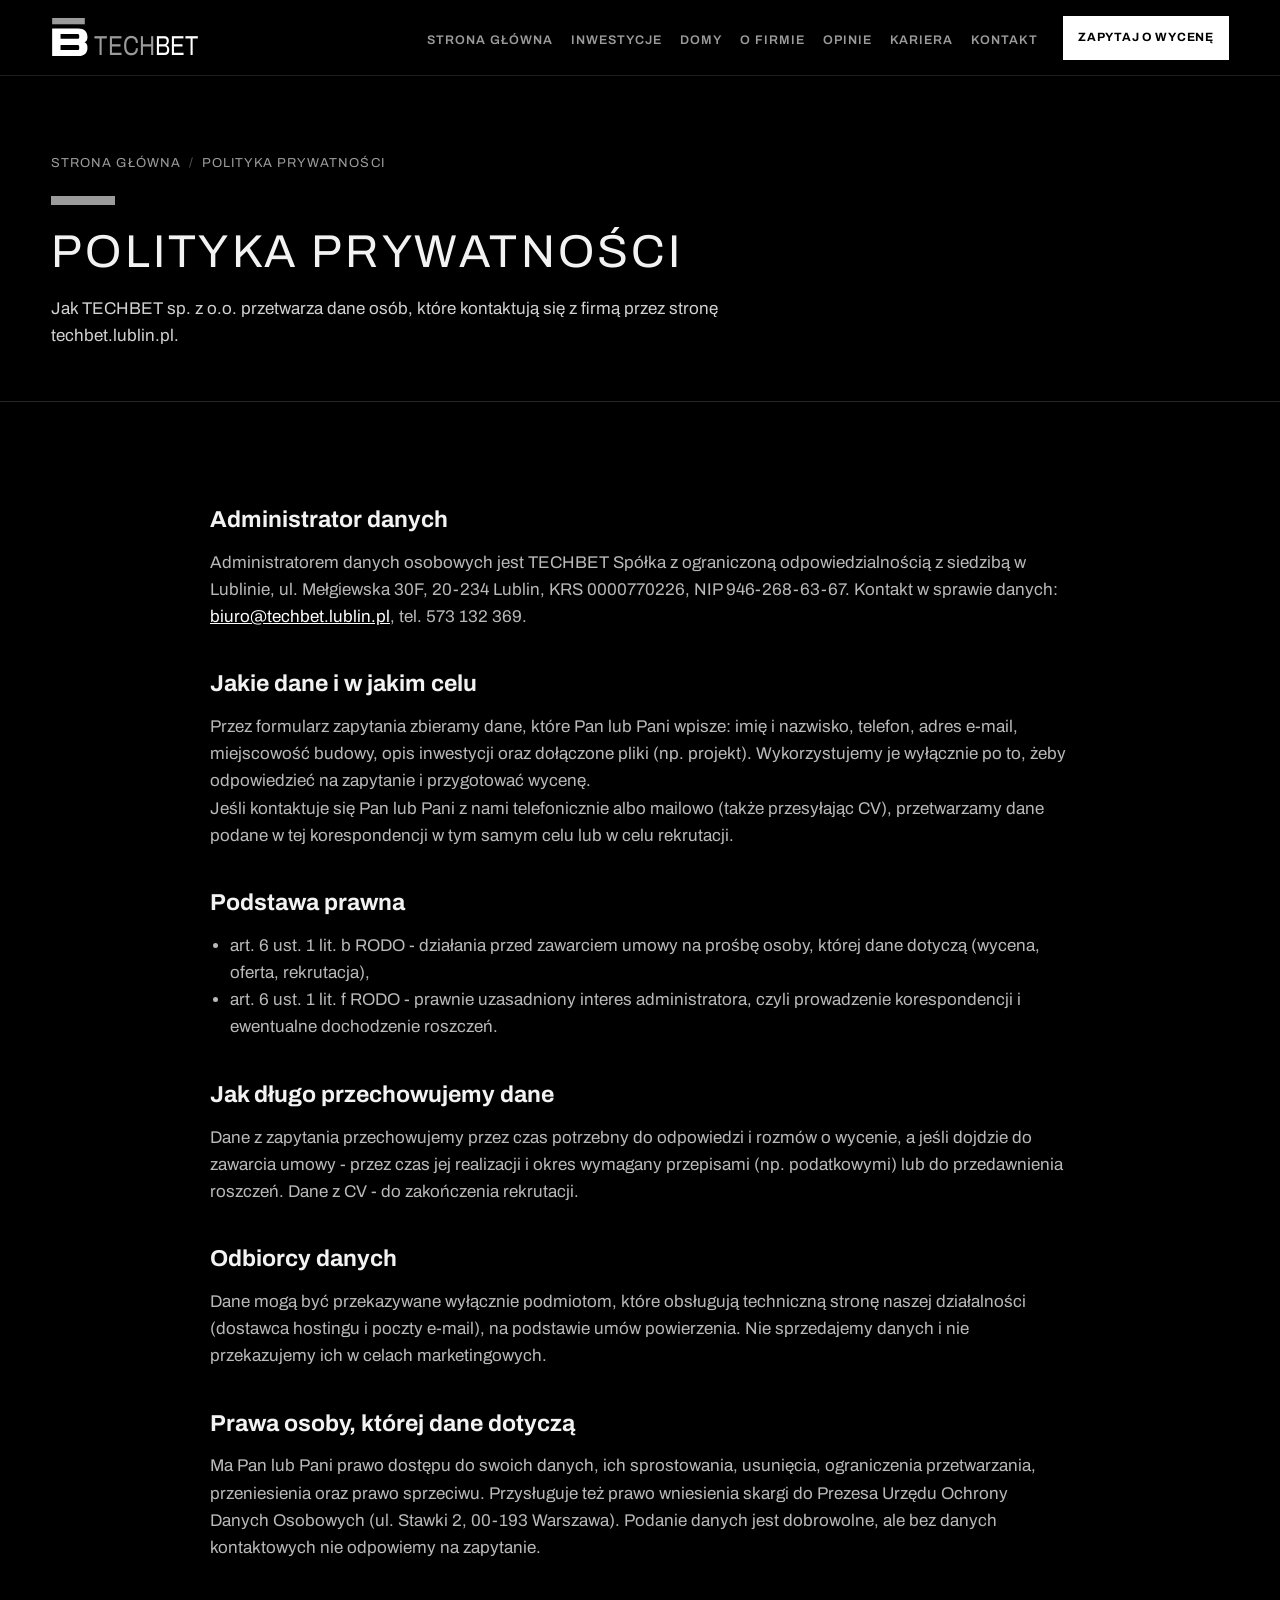
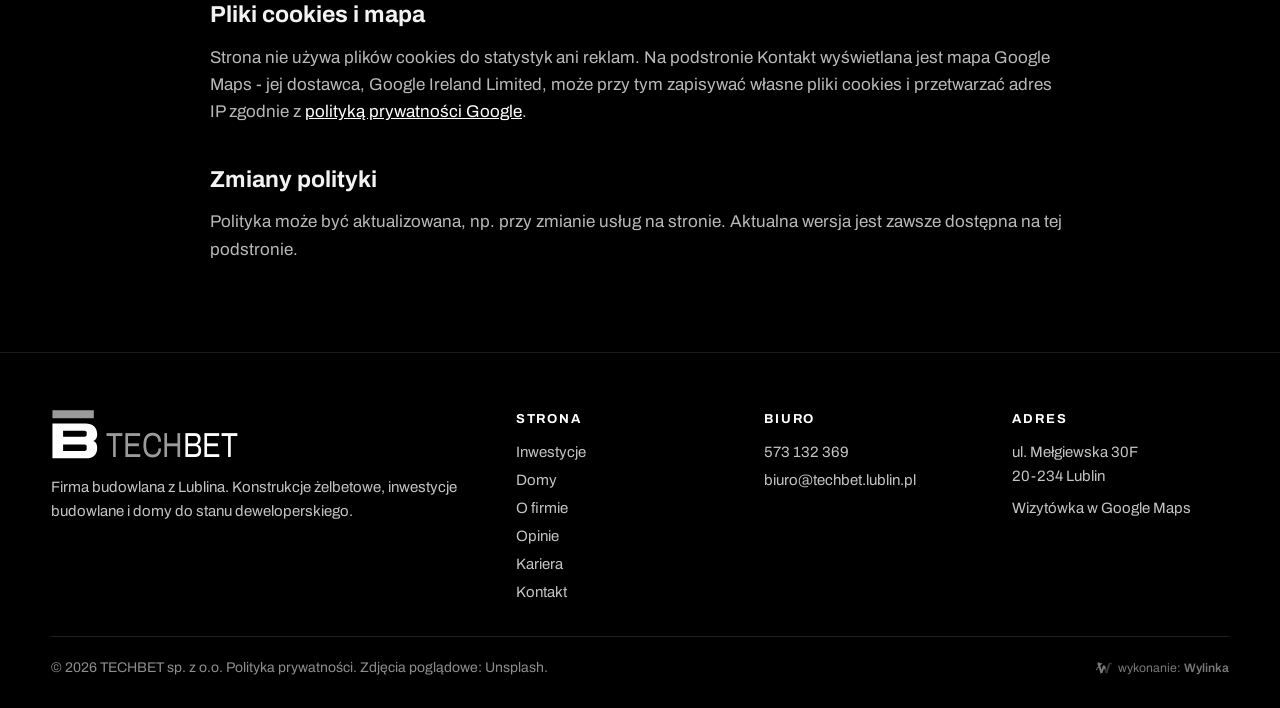
<file: polityka-prywatnosci/index.html>
<!doctype html>
<html lang="pl">
<head>
<meta charset="utf-8">
<meta name="viewport" content="width=device-width, initial-scale=1">
<title>Polityka prywatności - TECHBET Lublin</title>
<meta name="description" content="Polityka prywatności strony techbet.lublin.pl: administrator danych TECHBET sp. z o.o., cel przetwarzania danych z formularza, prawa osób, pliki cookies.">
<meta name="robots" content="noindex, nofollow" data-podglad>
<link rel="canonical" href="https://techbet.lublin.pl/polityka-prywatnosci/">
<meta property="og:type" content="website">
<meta property="og:locale" content="pl_PL">
<meta property="og:title" content="Polityka prywatności - TECHBET Lublin">
<meta property="og:description" content="Polityka prywatności strony techbet.lublin.pl: administrator danych TECHBET sp. z o.o., cel przetwarzania danych z formularza, prawa osób, pliki cookies.">
<meta property="og:url" content="https://techbet.lublin.pl/polityka-prywatnosci/">
<meta property="og:image" content="https://techbet.lublin.pl/img/hero-1600.webp">
<meta name="theme-color" content="#000000">
<link rel="icon" href="../img/favicon.svg" type="image/svg+xml">
<link rel="icon" href="../img/favicon-48.png" sizes="48x48" type="image/png">
<link rel="apple-touch-icon" href="../img/apple-touch-icon.png">
<link rel="preload" href="../fonts/archivo-rdzen.woff2" as="font" type="font/woff2" crossorigin>
<style>
@font-face{font-family:"Archivo";font-style:normal;font-weight:400 800;font-display:swap;src:url(../fonts/archivo-rdzen.woff2) format("woff2");unicode-range:U+0020-007E,U+00A0,U+00A9,U+00AB,U+00B0,U+00B7,U+00BB,U+00D3,U+00D7,U+00F3,U+2013,U+2018-2019,U+201C-201E,U+2026}
@font-face{font-family:"Archivo";font-style:normal;font-weight:400 800;font-display:swap;src:url(../fonts/archivo-pl.woff2) format("woff2");unicode-range:U+0104-0107,U+0118-0119,U+0141-0144,U+015A-015B,U+0179-017C}
:root{--tlo:#000;--tlo2:#0d0e0f;--tlo3:#17181a;--linia:#262729;--tekst:#f2f2f2;--tekst2:#b9b9b9;--szary:#9c9b9b;--miedz:#a24f22;--miedz-j:#d0753c;--hh:76px;--wrap:min(92vw,1720px)}
*{box-sizing:border-box;margin:0;padding:0}
html{scroll-behavior:smooth;scroll-padding-top:var(--hh);background:var(--tlo)}
body{font-family:"Archivo",system-ui,-apple-system,"Segoe UI",sans-serif;color:var(--tekst);background:var(--tlo);font-size:17px;line-height:1.6;-webkit-font-smoothing:antialiased;overflow-x:hidden}
img{display:block;max-width:100%}
a{color:inherit}
button{font:inherit;cursor:pointer;color:inherit}
.wrap{width:var(--wrap);margin:0 auto}
.sr{position:absolute;width:1px;height:1px;overflow:hidden;clip:rect(0 0 0 0);white-space:nowrap}

/* belka nad tekstem - motyw z logo (belka nad litera B) */
.belka{display:block;width:clamp(56px,5vw,96px);height:clamp(8px,.7vw,12px);background:var(--szary);margin-bottom:22px}
.m .belka,.belka.m{background:var(--miedz)}

/* przyciski: prostokatne, ostre */
.btn{display:inline-flex;align-items:center;justify-content:center;gap:.6em;min-height:50px;padding:0 26px;font-weight:700;font-size:15px;letter-spacing:.06em;text-transform:uppercase;text-decoration:none;border:1px solid transparent;transition:background .25s,color .25s,border-color .25s}
.btn-b{background:#fff;color:#000}
.btn-b:hover{background:var(--szary);color:#000}
.btn-o{border-color:rgba(255,255,255,.55);color:#fff;background:transparent}
.btn-o:hover{background:#fff;color:#000}
.btn-m{background:var(--miedz);color:#fff}
.btn-m:hover{background:#86401a}
.btn .str{display:inline-block;width:18px;height:2px;background:currentColor;position:relative}
.btn .str::after{content:"";position:absolute;right:0;top:-4px;width:8px;height:8px;border-top:2px solid currentColor;border-right:2px solid currentColor;transform:rotate(45deg)}

/* naglowek: szare odnosniki, podkreslenie u gory jak belka w logo */
.top{position:sticky;top:0;z-index:50;height:var(--hh);background:#000;border-bottom:1px solid #1b1c1e}
.top .wrap{height:100%;display:flex;align-items:center;gap:clamp(18px,2vw,36px)}
.logo{display:block;width:clamp(150px,11vw,184px);flex:none}
.logo svg{display:block;width:100%;height:auto}
.menu{display:flex;gap:clamp(16px,1.7vw,32px);margin-left:auto;list-style:none}
.menu a{position:relative;display:block;text-decoration:none;font-weight:600;font-size:13.5px;letter-spacing:.1em;text-transform:uppercase;color:var(--szary);padding:10px 0 6px;transition:color .2s}
.menu a::before{content:"";position:absolute;left:0;top:0;width:100%;height:3px;background:var(--szary);transform:scaleX(0);transform-origin:left;transition:transform .25s ease}
.menu a:hover,.menu a.akt{color:#fff}
.menu a:hover::before,.menu a.akt::before{transform:scaleX(1)}
.menu a.md::before{background:var(--miedz)}
.menu .tel-m{display:none}
.top .btn{min-height:44px;padding:0 18px;font-size:13px}
.burger{display:none;margin-left:auto;width:48px;height:48px;border:0;background:none;position:relative}
.burger span,.burger span::before,.burger span::after{position:absolute;left:12px;width:24px;height:2px;background:#fff;content:"";transition:transform .2s}
.burger span{top:23px}.burger span::before{left:0;top:-8px}.burger span::after{left:0;top:8px}
.burger[aria-expanded=true] span{background:transparent}
.burger[aria-expanded=true] span::before{transform:translateY(8px) rotate(45deg)}
.burger[aria-expanded=true] span::after{transform:translateY(-8px) rotate(-45deg)}

/* pierwszy ekran: jedno zdjecie, duze logo i haslo */
.hero{position:relative;min-height:calc(100svh - var(--hh));display:flex;align-items:center;justify-content:center;overflow:hidden;isolation:isolate;text-align:center}
.hero>img{position:absolute;inset:0;width:100%;height:100%;object-fit:cover;z-index:-2}
.hero::before{content:"";position:absolute;inset:0;z-index:-1;background:radial-gradient(ellipse 60% 45% at 50% 50%,rgba(0,0,0,.42) 0%,rgba(0,0,0,0) 100%),linear-gradient(to bottom,rgba(0,0,0,.62) 0%,rgba(0,0,0,.5) 40%,rgba(0,0,0,.72) 68%,rgba(0,0,0,.93) 88%,#000 100%)}
.hero .srodek{width:var(--wrap);padding:clamp(48px,8vh,96px) 0 clamp(56px,9vh,110px)}
.hero .duze-logo{display:block;width:min(86vw,980px);margin:0 auto;opacity:.86}
.hero .duze-logo svg{display:block;width:100%;height:auto}
.hero h1{margin-top:clamp(26px,4vh,48px);font-size:clamp(19px,2.3vw,42px);line-height:1.25;font-weight:600;letter-spacing:.14em;text-transform:uppercase;color:rgba(255,255,255,.9)}
.hero .pod{margin:clamp(14px,2vh,22px) auto 0;max-width:52em;color:#c9c9c9;font-size:clamp(15px,1.05vw,18px)}
.hero .akcje{margin-top:clamp(26px,4vh,44px);display:flex;gap:14px;justify-content:center;flex-wrap:wrap}

/* dwie drogi: inwestycje i domy z odstepem */
.drogi{display:grid;grid-template-columns:minmax(0,1fr) minmax(0,1fr);gap:clamp(12px,1.3vw,24px);padding:clamp(12px,1.3vw,24px)}
.droga{position:relative;display:flex;align-items:flex-end;height:clamp(360px,40vw,780px);overflow:hidden;text-decoration:none;isolation:isolate;background:#111}
.droga img{position:absolute;inset:0;width:100%;height:100%;object-fit:cover;z-index:-2}
.droga::after{content:"";position:absolute;inset:0;z-index:-1;background:linear-gradient(to top,rgba(0,0,0,.78) 0%,rgba(0,0,0,.25) 45%,rgba(0,0,0,0) 70%)}
.droga .tresc{padding:0 clamp(22px,3vw,60px) clamp(26px,3.4vw,60px)}
.droga h2{position:relative;display:inline-block;padding-top:clamp(14px,1.2vw,20px);font-size:clamp(34px,4.2vw,80px);line-height:1;font-weight:800;letter-spacing:.04em;text-transform:uppercase;color:#fff}
.droga h2::before{content:"";position:absolute;left:0;top:0;width:100%;height:clamp(6px,.6vw,10px);background:var(--szary);transform:scaleX(0);transform-origin:left;transition:transform .45s ease}
.droga.d-dom h2::before{background:var(--miedz)}
.droga p{margin-top:12px;color:#d6d6d6;font-size:clamp(15px,1.05vw,18px);max-width:30em}
.droga .wiecej{display:inline-block;margin-top:14px;font-size:13px;font-weight:700;letter-spacing:.12em;text-transform:uppercase;color:#fff}
.droga.d-dom .wiecej{color:var(--miedz-j)}
.droga:hover h2::before,.droga:focus-visible h2::before,.droga.wid h2::before{transform:scaleX(1)}

/* czarno-biale zdjecia, kolor po najechaniu (na telefonie po wejsciu w widok) */
.bw{filter:grayscale(1);transition:filter .7s ease,transform .8s ease}
.droga:hover .bw,.droga:focus-visible .bw,.karta:hover .bw,.karta:focus-within .bw,.wid .bw,.bw.wid{filter:grayscale(0)}
.droga:hover .bw{transform:scale(1.03)}

/* licznik */
.licznik{border-top:1px solid var(--linia);border-bottom:1px solid var(--linia);background:var(--tlo2)}
.licznik .wrap{display:grid;grid-template-columns:repeat(3,minmax(0,1fr));gap:0}
.licznik .poz{padding:clamp(30px,3.6vw,60px) clamp(10px,2vw,40px);text-align:center;border-left:1px solid var(--linia)}
.licznik .poz:first-child{border-left:0}
.licznik b{display:block;font-size:clamp(44px,5.4vw,104px);line-height:1;font-weight:800;letter-spacing:-.02em;color:#fff;font-variant-numeric:tabular-nums}
.licznik b.m{color:var(--miedz-j)}
.licznik span{display:block;margin-top:12px;font-size:clamp(13px,.95vw,15px);letter-spacing:.14em;text-transform:uppercase;color:var(--szary)}
.licznik .przyp{grid-column:1/-1;text-align:center;font-size:13px;color:#7c7c7c;padding:0 0 18px}

/* sekcje */
.sek{padding:clamp(64px,7.5vw,128px) 0}
.sek.t2{background:var(--tlo2)}
.glowa{display:grid;grid-template-columns:minmax(0,5fr) minmax(0,7fr);gap:clamp(24px,5vw,96px);align-items:end;margin-bottom:clamp(34px,4vw,60px)}
.glowa h2{font-size:clamp(28px,3vw,52px);line-height:1.12;font-weight:400;letter-spacing:.08em;text-transform:uppercase}
.glowa p{font-size:clamp(16px,1.15vw,19px);color:var(--tekst2);max-width:44em}
.glowa p+p{margin-top:12px}

/* zakladki realizacji */
.zakl{display:flex;gap:0;margin-bottom:28px;border-bottom:1px solid var(--linia)}
.zakl button{position:relative;background:none;border:0;padding:16px 26px 14px;font-size:14px;font-weight:700;letter-spacing:.12em;text-transform:uppercase;color:var(--szary)}
.zakl button::before{content:"";position:absolute;left:0;top:0;width:100%;height:3px;background:var(--szary);transform:scaleX(0);transform-origin:left;transition:transform .25s}
.zakl button.md::before{background:var(--miedz)}
.zakl button[aria-selected=true]{color:#fff}
.zakl button[aria-selected=true]::before,.zakl button:hover::before{transform:scaleX(1)}
.panel[hidden]{display:none}

/* karty realizacji */
.siatka{display:grid;grid-template-columns:repeat(3,minmax(0,1fr));gap:clamp(14px,1.4vw,26px)}
.karta{min-width:0}
.karta .foto{display:block;width:100%;border:0;padding:0;background:#111;position:relative;aspect-ratio:4/3;overflow:hidden}
.karta .foto::before{content:"";position:absolute;left:0;top:0;width:42%;height:6px;z-index:1;background:var(--szary);transform:scaleX(0);transform-origin:left;transition:transform .35s}
.m .karta .foto::before,.karta.m .foto::before{background:var(--miedz)}
.karta:hover .foto::before,.karta.wid .foto::before{transform:scaleX(1)}
.karta .foto img{width:100%;height:100%;object-fit:cover}
.karta h3{font-size:clamp(17px,1.2vw,20px);font-weight:700;margin-top:14px;line-height:1.3}
.karta p{font-size:15px;margin-top:2px;color:var(--szary)}
.nawig{display:flex;align-items:center;justify-content:space-between;gap:20px;margin-top:32px;flex-wrap:wrap}

/* galeria w karcie (przesuwana palcem i mysza) */
.mini{position:relative}
.tor{display:flex;overflow-x:auto;scroll-snap-type:x mandatory;scrollbar-width:none;cursor:grab}
.tor::-webkit-scrollbar{display:none}
.tor.ciag{cursor:grabbing;scroll-snap-type:none}
.tor.ciag *{pointer-events:none}
.tor .foto{flex:0 0 100%;scroll-snap-align:start}
.mini .licz{position:absolute;right:10px;bottom:10px;z-index:2;background:rgba(0,0,0,.7);color:#fff;font-size:13px;padding:3px 9px}
.mini .mp,.mini .mn{position:absolute;top:50%;margin-top:-22px;z-index:2;width:44px;height:44px;border:1px solid rgba(255,255,255,.6);background:rgba(0,0,0,.55)}
.mini .mp{left:8px}.mini .mn{right:8px}
.mini .mp::after,.mini .mn::after{content:"";position:absolute;left:50%;top:50%;width:10px;height:10px;border-top:2px solid #fff;border-right:2px solid #fff}
.mini .mn::after{transform:translate(-70%,-50%) rotate(45deg)}
.mini .mp::after{transform:translate(-30%,-50%) rotate(-135deg)}
.mini button:disabled{opacity:.25;cursor:default}

/* budowalismy dla */
.loga{display:grid;grid-template-columns:repeat(6,minmax(0,1fr));gap:1px;background:var(--linia);border:1px solid var(--linia)}
.loga li{list-style:none;background:var(--tlo);display:flex;align-items:center;justify-content:center;min-height:clamp(96px,8vw,140px);padding:16px;text-align:center;color:#6c6c6c;font-size:13px;letter-spacing:.12em;text-transform:uppercase}
.uwaga{margin-top:16px;font-size:14px;color:#7c7c7c}

/* opinie */
.opinie{display:grid;grid-template-columns:minmax(0,4fr) minmax(0,8fr);gap:clamp(20px,3vw,56px);align-items:stretch}
.ocena{border:1px solid var(--linia);padding:clamp(24px,2.6vw,44px);display:flex;flex-direction:column;justify-content:space-between;gap:24px}
.ocena b{display:block;font-size:clamp(56px,5vw,92px);line-height:1;font-weight:800}
.gw{display:flex;gap:6px;margin-top:10px}
.gw i{display:block;width:22px;height:22px;background:var(--miedz-j);clip-path:polygon(50% 0,61% 35%,98% 35%,68% 57%,79% 91%,50% 70%,21% 91%,32% 57%,2% 35%,39% 35%)}
.ocena p{color:var(--tekst2);font-size:15px}
.cyt{border-left:6px solid var(--miedz);padding:clamp(10px,1vw,16px) 0 clamp(10px,1vw,16px) clamp(20px,2.4vw,44px);display:flex;flex-direction:column;justify-content:center}
.cyt blockquote{font-size:clamp(26px,2.6vw,46px);line-height:1.2;font-weight:700;letter-spacing:-.01em}
.cyt figcaption{margin-top:16px;color:var(--szary);font-size:15px}
.cyt .dop{margin-top:22px;color:var(--tekst2);font-size:16px;max-width:40em}

/* trzy punkty */
.trzy{display:grid;grid-template-columns:repeat(3,minmax(0,1fr));gap:clamp(24px,3vw,56px)}
.trzy div{border-top:1px solid var(--linia);padding-top:22px;position:relative}
.trzy div::before{content:"";position:absolute;left:0;top:-1px;width:64px;height:8px;background:var(--szary)}
.trzy h3{font-size:clamp(20px,1.5vw,26px);font-weight:700;margin:8px 0 10px;line-height:1.2}
.trzy p{color:var(--tekst2)}

/* kontakt i formularz */
.kon{display:grid;grid-template-columns:minmax(0,5fr) minmax(0,7fr);gap:clamp(32px,5vw,96px)}
.kon h2{font-size:clamp(28px,3vw,52px);line-height:1.12;font-weight:400;letter-spacing:.08em;text-transform:uppercase;margin-bottom:18px}
.kon>div>p{color:var(--tekst2)}
.dane{list-style:none;margin-top:28px;display:grid;gap:18px}
.dane li{border-top:1px solid var(--linia);padding-top:14px}
.dane b{display:block;font-size:13px;letter-spacing:.12em;text-transform:uppercase;color:var(--szary);font-weight:600;margin-bottom:2px}
.dane a{font-size:clamp(18px,1.35vw,23px);font-weight:700;text-decoration:none}
.dane a:hover{text-decoration:underline}
.dane span{font-size:18px}
form{background:var(--tlo3);padding:clamp(22px,3vw,48px);display:grid;grid-template-columns:minmax(0,1fr) minmax(0,1fr);gap:16px 18px;align-content:start}
form .cala{grid-column:1/-1}
label{display:block;font-size:13px;letter-spacing:.06em;font-weight:600;margin-bottom:6px;color:#d0d0d0}
input,select,textarea{width:100%;font:inherit;font-size:16px;padding:12px 14px;border:1px solid #3a3b3e;background:#0b0b0c;color:#fff;border-radius:0}
textarea{min-height:120px;resize:vertical}
input:focus,select:focus,textarea:focus{outline:2px solid #fff;outline-offset:0;border-color:#fff}
input[type=file]{padding:10px}
.wybor{display:flex;gap:10px}
.wybor label{flex:1;margin:0;display:flex;align-items:center;justify-content:center;gap:8px;min-height:50px;border:1px solid #3a3b3e;background:#0b0b0c;font-size:15px;cursor:pointer;color:#fff}
.wybor input{width:auto;accent-color:var(--miedz)}
.wybor label:has(input:checked){border-color:#fff}
.zgoda{display:flex!important;gap:10px;align-items:flex-start;font-weight:400!important;letter-spacing:0!important;font-size:14px!important;color:var(--tekst2)!important}
.zgoda input{width:auto;margin-top:4px;accent-color:var(--miedz)}
form .btn{justify-self:start}
.wynik{font-weight:600;font-size:15px;color:#fff}

/* mapa google - wizytowka firmy */
.mapa{position:relative;background:var(--tlo2)}
.mapa iframe{display:block;width:100%;height:clamp(340px,40vw,560px);border:0;filter:grayscale(.35) contrast(1.05)}
.mapa .pasek{display:flex;align-items:center;justify-content:space-between;gap:16px;flex-wrap:wrap;padding:22px 0}
.mapa .pasek p{color:var(--tekst2)}

/* stopka */
.stopka{background:#000;border-top:1px solid #1b1c1e;color:#c4c4c4;padding:56px 0 28px;font-size:15px}
.stopka .wrap{display:grid;grid-template-columns:minmax(0,2fr) repeat(3,minmax(0,1fr));gap:32px}
.stopka .logo{width:190px;margin-bottom:14px}
.stopka h3{font-size:13px;letter-spacing:.14em;text-transform:uppercase;color:#fff;margin-bottom:10px}
.stopka a{text-decoration:none}
.stopka a:hover{text-decoration:underline}
.stopka ul{list-style:none;display:grid;gap:4px}
.spod{grid-column:1/-1;display:flex;flex-wrap:wrap;justify-content:space-between;align-items:center;gap:12px;border-top:1px solid #1f2022;padding-top:20px;font-size:14px;color:#8d8d8d}

/* pasek na telefonie po przewinieciu */
.mob{display:none}

/* powiekszenie zdjec */
.lb{position:fixed;inset:0;z-index:100;background:rgba(0,0,0,.95);display:none;align-items:center;justify-content:center;padding:56px 64px}
.lb.on{display:flex}
.lb img{max-width:100%;max-height:100%;object-fit:contain}
.lb button{position:absolute;width:52px;height:52px;border:1px solid #fff;background:rgba(0,0,0,.4);color:#fff}
.lb .zam{top:14px;right:14px}
.lb .zam::before,.lb .zam::after{content:"";position:absolute;left:13px;top:24px;width:24px;height:2px;background:#fff;transform:rotate(45deg)}
.lb .zam::after{transform:rotate(-45deg)}
.lb .pop,.lb .nast{top:50%;margin-top:-26px}
.lb .pop{left:10px}.lb .nast{right:10px}
.lb .pop::after,.lb .nast::after{content:"";position:absolute;left:50%;top:50%;width:11px;height:11px;border-top:2px solid #fff;border-right:2px solid #fff}
.lb .nast::after{transform:translate(-70%,-50%) rotate(45deg)}
.lb .pop::after{transform:translate(-30%,-50%) rotate(-135deg)}
.lb p{position:absolute;bottom:16px;left:0;right:0;text-align:center;color:#e5e5e5;font-size:15px}

/* ===== podstrony ===== */
.ph{position:relative;min-height:clamp(420px,62vh,720px);display:flex;align-items:flex-end;overflow:hidden;isolation:isolate}
.ph>img{position:absolute;inset:0;width:100%;height:100%;object-fit:cover;z-index:-2}
.ph::before{content:"";position:absolute;inset:0;z-index:-1;background:linear-gradient(to top,#000 0%,rgba(0,0,0,.86) 22%,rgba(0,0,0,.5) 60%,rgba(0,0,0,.35) 100%)}
.ph .wrap{padding:clamp(40px,6vh,72px) 0 clamp(40px,7vh,84px)}
.ph h1,.pn h1{font-size:clamp(30px,3.6vw,66px);line-height:1.1;font-weight:400;letter-spacing:.07em;text-transform:uppercase;max-width:20em}
.lead{margin-top:18px;font-size:clamp(17px,1.25vw,21px);color:#d2d2d2;max-width:44em}
.ph .btn,.pn .btn{margin-top:28px}
.pn{padding:clamp(48px,6vw,96px) 0 clamp(36px,4vw,64px);border-bottom:1px solid var(--linia)}
.okr ol{list-style:none;display:flex;flex-wrap:wrap;gap:8px;font-size:13px;letter-spacing:.08em;text-transform:uppercase;color:var(--szary);margin-bottom:22px}
.okr li+li::before{content:"/";margin-right:8px;color:#555}
.okr a{text-decoration:none}
.okr a:hover{color:#fff}

.wiersze{list-style:none;display:grid;grid-template-columns:repeat(2,minmax(0,1fr));gap:0 clamp(24px,4vw,80px)}
.wiersze li{border-top:1px solid var(--linia);padding:22px 0 24px}
.wiersze h3{font-size:clamp(19px,1.4vw,24px);font-weight:700;margin-bottom:6px}
.wiersze p{color:var(--tekst2)}
.etapy{list-style:none;display:grid;grid-template-columns:repeat(3,minmax(0,1fr));gap:clamp(20px,2.4vw,44px)}
.etapy li{border-top:1px solid var(--linia);padding-top:18px}
.etapy .nr{display:block;font-size:clamp(30px,2.6vw,44px);font-weight:800;color:var(--szary);line-height:1;margin-bottom:12px}
.m .etapy .nr{color:var(--miedz-j)}
.etapy h3{font-size:clamp(18px,1.3vw,22px);font-weight:700;margin-bottom:6px}
.etapy p{color:var(--tekst2)}
.cta .wrap{display:grid;grid-template-columns:minmax(0,1fr) minmax(0,1fr);gap:clamp(24px,4vw,80px);align-items:end}
.cta h2{font-size:clamp(26px,2.8vw,48px);line-height:1.12;font-weight:400;letter-spacing:.08em;text-transform:uppercase}
.cta p{color:var(--tekst2);margin-bottom:22px;font-size:clamp(16px,1.15vw,19px)}
.rej{width:100%;border-collapse:collapse;font-size:16px}
.rej th,.rej td{text-align:left;padding:12px 0;border-top:1px solid var(--linia);vertical-align:top}
.rej th{width:34%;color:var(--szary);font-weight:600;padding-right:16px}
.dwie{display:grid;grid-template-columns:repeat(2,minmax(0,1fr));gap:clamp(12px,1.3vw,24px)}

/* kariera */
.oferty{list-style:none;display:grid;gap:0;border-top:1px solid var(--linia)}
.oferty li{display:grid;grid-template-columns:minmax(0,1fr) auto;gap:20px;align-items:center;padding:26px 0;border-bottom:1px solid var(--linia)}
.oferty h3{font-size:clamp(20px,1.6vw,28px);font-weight:700}
.oferty p{color:var(--tekst2)}
.brak{border:1px solid var(--linia);padding:clamp(28px,4vw,64px);display:grid;grid-template-columns:minmax(0,1fr) auto;gap:24px;align-items:center}
.brak h3{font-size:clamp(24px,2.2vw,38px);line-height:1.15;font-weight:800}
.brak p{margin-top:10px;color:var(--tekst2);max-width:44em}

.polityka{padding:clamp(40px,5vw,80px) 0 clamp(64px,7vw,110px);max-width:860px}
.polityka h2{font-size:clamp(22px,1.8vw,30px);font-weight:700;margin:36px 0 10px}
.polityka p,.polityka li{color:var(--tekst2)}
.polityka ul{padding-left:20px}
.polityka a{color:#fff}

.wylinka-badge{display:inline-flex;align-items:center;gap:.4em;color:inherit;text-decoration:none;font-size:.875em;line-height:1;opacity:.85}
.wylinka-badge:hover,.wylinka-badge:focus-visible{opacity:1}
.wylinka-badge:focus-visible{outline:2px solid currentColor;outline-offset:3px;border-radius:2px}
.wylinka-badge svg{width:18px;height:18px;flex:none;overflow:visible}
.wylinka-badge b{font-weight:600}
.wylinka-badge .wy-old{opacity:.45;transform-origin:40px 30px;transition:transform .32s cubic-bezier(.3,.7,.4,1),opacity .32s ease-out}
.wylinka-badge .wy-pod{opacity:0;transition:opacity .2s ease-out .08s}
.wylinka-badge:hover .wy-old,.wylinka-badge:focus-visible .wy-old{transform:translate(9px,7px) rotate(9deg);opacity:0}
.wylinka-badge:hover .wy-pod,.wylinka-badge:focus-visible .wy-pod{opacity:1}
@media (prefers-reduced-motion:reduce){.wylinka-badge .wy-old,.wylinka-badge .wy-pod{transition:none}.wylinka-badge:hover .wy-old,.wylinka-badge:focus-visible .wy-old{transform:none;opacity:.45}.wylinka-badge:hover .wy-pod,.wylinka-badge:focus-visible .wy-pod{opacity:0}}
@media (max-width:1280px){
  .menu{gap:18px}
  .menu a{font-size:12.5px;letter-spacing:.08em}
  .top .btn{padding:0 14px;font-size:12px}
}
@media (max-width:1140px){
  :root{--hh:64px}
  .menu,.top .btn{display:none}
  .burger{display:block}
  .menu.otw{display:flex;position:fixed;top:var(--hh);left:0;right:0;flex-direction:column;gap:0;background:#000;border-bottom:1px solid #222;padding:4px 4vw 22px;max-height:calc(100svh - var(--hh));overflow-y:auto}
  .menu.otw a{padding:15px 0 13px 0;font-size:16px;border-bottom:1px solid #1d1e20}
  .menu.otw a::before{width:44px}
  .menu.otw li.tel-m{display:block}
  .menu.otw li.tel-m a{color:#fff}
  .glowa,.kon,.opinie{grid-template-columns:minmax(0,1fr)}
  .glowa{gap:16px}
  .siatka{grid-template-columns:repeat(2,minmax(0,1fr))}
  .loga{grid-template-columns:repeat(3,minmax(0,1fr))}
  .wiersze{grid-template-columns:minmax(0,1fr)}
  .etapy{grid-template-columns:repeat(2,minmax(0,1fr))}
  .cta .wrap{grid-template-columns:minmax(0,1fr)}
  .stopka .wrap{grid-template-columns:minmax(0,1fr) minmax(0,1fr)}
  .stopka .wrap>div:first-child{grid-column:1/-1}
}
@media (max-width:760px){
  .hero{min-height:calc(100svh - var(--hh))}
  .hero .srodek{padding:40px 0 48px}
  .hero::before{background:radial-gradient(ellipse 90% 50% at 50% 55%,rgba(0,0,0,.5) 0%,rgba(0,0,0,0) 100%),linear-gradient(to bottom,rgba(0,0,0,.66) 0%,rgba(0,0,0,.58) 45%,rgba(0,0,0,.8) 75%,#000 100%)}
  .hero .duze-logo{width:88vw}
  .hero h1{font-size:clamp(17px,5vw,22px);letter-spacing:.1em}
  .hero .pod{font-size:15px}
  .hero .akcje .btn{min-height:48px}
  .btn{font-size:14px;letter-spacing:.04em;padding:12px 20px;line-height:1.3;text-align:center}
  .drogi{grid-template-columns:minmax(0,1fr);gap:12px;padding:12px}
  .droga{height:auto;aspect-ratio:4/3.4;min-height:300px}
  .droga h2{font-size:clamp(32px,10vw,44px)}
  .licznik .wrap{grid-template-columns:minmax(0,1fr)}
  .licznik .poz{border-left:0;border-top:1px solid var(--linia);padding:26px 4vw}
  .licznik .poz:first-child{border-top:0}
  .siatka{grid-template-columns:minmax(0,1fr);gap:30px}
  .loga{grid-template-columns:repeat(2,minmax(0,1fr))}
  .zakl{overflow-x:auto}
  .zakl button{padding:14px 18px 12px;font-size:13px;flex:1}
  .trzy{grid-template-columns:minmax(0,1fr);gap:28px}
  .etapy{grid-template-columns:minmax(0,1fr);gap:28px}
  .dwie{grid-template-columns:minmax(0,1fr)}
  form{grid-template-columns:minmax(0,1fr)}
  .ph{min-height:calc(100svh - var(--hh))}
  .ph h1{font-size:clamp(25px,7vw,32px)}
  .lead{font-size:16px}
  .pn{padding:30px 0 28px}
  .pn h1{font-size:clamp(25px,7vw,32px)}
  .oferty li,.brak{grid-template-columns:minmax(0,1fr)}
  .rej th{width:42%}
  .lb{padding:56px 8px}
  .lb .pop,.lb .nast{top:auto;bottom:10px;margin:0}
  .lb p{bottom:72px}
  .mob{display:grid;grid-template-columns:1fr 1fr;position:fixed;left:0;right:0;bottom:0;z-index:40;transform:translateY(110%);transition:transform .25s}
  .mob.widac{transform:none}
  .mob a{min-height:54px;display:flex;align-items:center;justify-content:center;font-weight:700;font-size:14px;letter-spacing:.08em;text-transform:uppercase;text-decoration:none}
  .mob a:first-child{background:#1a1b1d;color:#fff;border-top:1px solid #2a2b2e}
  .mob a:last-child{background:#fff;color:#000}
  .stopka{padding-bottom:80px}
}
@media (prefers-reduced-motion:reduce){*{transition:none!important;scroll-behavior:auto!important}}

</style>
<script type="application/ld+json">
{
 "@context": "https://schema.org",
 "@graph": [
  {
   "@type": "BreadcrumbList",
   "itemListElement": [
    {
     "@type": "ListItem",
     "position": 1,
     "name": "Strona główna",
     "item": "https://techbet.lublin.pl/"
    },
    {
     "@type": "ListItem",
     "position": 2,
     "name": "Polityka prywatności",
     "item": "https://techbet.lublin.pl/polityka-prywatnosci/"
    }
   ]
  },
  {
   "@type": "WebPage",
   "url": "https://techbet.lublin.pl/polityka-prywatnosci/",
   "name": "Polityka prywatności"
  },
  {
   "@type": "GeneralContractor",
   "@id": "https://techbet.lublin.pl/#firma",
   "name": "TECHBET",
   "legalName": "TECHBET Spółka z ograniczoną odpowiedzialnością",
   "url": "https://techbet.lublin.pl/",
   "logo": "https://techbet.lublin.pl/img/logo-192.png",
   "image": "https://techbet.lublin.pl/img/hero-1600.webp",
   "description": "Firma budowlana z Lublina: konstrukcje żelbetowe, inwestycje budowlane oraz domy do stanu deweloperskiego. Wykonanie, organizacja budowy i dostawy materiałów.",
   "slogan": "Twoja przyszłość. Nasza odpowiedzialność.",
   "telephone": "+48573132369",
   "email": "biuro@techbet.lublin.pl",
   "hasMap": "https://maps.google.com/?cid=6404524912836694314",
   "address": {
    "@type": "PostalAddress",
    "streetAddress": "ul. Mełgiewska 30F",
    "postalCode": "20-234",
    "addressLocality": "Lublin",
    "addressCountry": "PL"
   },
   "geo": {
    "@type": "GeoCoordinates",
    "latitude": 51.2485789,
    "longitude": 22.6245753
   },
   "taxID": "9462686367",
   "vatID": "PL9462686367",
   "areaServed": "Lublin"
  }
 ]
}
</script>
</head>
<body>
<svg width="0" height="0" style="position:absolute" aria-hidden="true">
  <defs>
    <path id="b-glif" fill-rule="evenodd" d="M48 172H234C277 172 300 195 300 234C300 252 293 264 279 270C294 276 300 290 300 309C300 347 277 368 237 368H48ZM108 212H229C237 212 241 216 241 224V234C241 242 237 246 229 246H108ZM108 290H229C237 290 241 294 241 302V314C241 322 237 326 229 326H108Z"/>
  </defs>
</svg>

<header class="top">
  <div class="wrap">
    <a class="logo" href="../" aria-label="TECHBET - strona główna"><svg viewBox="40 90 1070 290" aria-hidden="true"><rect x="48" y="97" width="233" height="45" fill="#9c9b9b"/><use href="#b-glif" fill="#fff"/><text x="350" y="358" font-family="Archivo,sans-serif" font-size="196" font-weight="400" textLength="745" lengthAdjust="spacingAndGlyphs"><tspan fill="#9c9b9b">TECH</tspan><tspan fill="#fff">BET</tspan></text></svg></a>
    <ul class="menu" id="menu">
      <li><a href="../">Strona główna</a></li>
      <li><a href="../inwestycje/">Inwestycje</a></li>
      <li><a href="../domy/" class="md">Domy</a></li>
      <li><a href="../o-firmie/">O firmie</a></li>
      <li><a href="../opinie/">Opinie</a></li>
      <li><a href="../kariera/">Kariera</a></li>
      <li><a href="../kontakt/">Kontakt</a></li>
      <li class="tel-m"><a href="tel:+48573132369">Biuro: 573 132 369</a></li>
    </ul>
    <a class="btn btn-b" href="../kontakt/">Zapytaj o wycenę</a>
    <button class="burger" aria-expanded="false" aria-controls="menu" aria-label="Menu"><span></span></button>
  </div>
</header>

<main>
<section class="pn">
  <div class="wrap">
    <nav class="okr" aria-label="Okruszki"><ol><li><a href="../">Strona główna</a></li><li><span aria-current="page">Polityka prywatności</span></li></ol></nav>
    <span class="belka"></span>
    <h1>Polityka prywatności</h1>
    <p class="lead">Jak TECHBET sp. z o.o. przetwarza dane osób, które kontaktują się z firmą przez stronę techbet.lublin.pl.</p>
  </div>
</section>

<section class="wrap polityka">
  <h2>Administrator danych</h2>
  <p>Administratorem danych osobowych jest TECHBET Spółka z ograniczoną odpowiedzialnością z siedzibą w Lublinie, ul. Mełgiewska 30F, 20-234 Lublin, KRS 0000770226, NIP 946-268-63-67. Kontakt w sprawie danych: <a href="mailto:biuro@techbet.lublin.pl">biuro@techbet.lublin.pl</a>, tel. 573 132 369.</p>

  <h2>Jakie dane i w jakim celu</h2>
  <p>Przez formularz zapytania zbieramy dane, które Pan lub Pani wpisze: imię i nazwisko, telefon, adres e-mail, miejscowość budowy, opis inwestycji oraz dołączone pliki (np. projekt). Wykorzystujemy je wyłącznie po to, żeby odpowiedzieć na zapytanie i przygotować wycenę.</p>
  <p>Jeśli kontaktuje się Pan lub Pani z nami telefonicznie albo mailowo (także przesyłając CV), przetwarzamy dane podane w tej korespondencji w tym samym celu lub w celu rekrutacji.</p>

  <h2>Podstawa prawna</h2>
  <ul>
    <li>art. 6 ust. 1 lit. b RODO - działania przed zawarciem umowy na prośbę osoby, której dane dotyczą (wycena, oferta, rekrutacja),</li>
    <li>art. 6 ust. 1 lit. f RODO - prawnie uzasadniony interes administratora, czyli prowadzenie korespondencji i ewentualne dochodzenie roszczeń.</li>
  </ul>

  <h2>Jak długo przechowujemy dane</h2>
  <p>Dane z zapytania przechowujemy przez czas potrzebny do odpowiedzi i rozmów o wycenie, a jeśli dojdzie do zawarcia umowy - przez czas jej realizacji i okres wymagany przepisami (np. podatkowymi) lub do przedawnienia roszczeń. Dane z CV - do zakończenia rekrutacji.</p>

  <h2>Odbiorcy danych</h2>
  <p>Dane mogą być przekazywane wyłącznie podmiotom, które obsługują techniczną stronę naszej działalności (dostawca hostingu i poczty e-mail), na podstawie umów powierzenia. Nie sprzedajemy danych i nie przekazujemy ich w celach marketingowych.</p>

  <h2>Prawa osoby, której dane dotyczą</h2>
  <p>Ma Pan lub Pani prawo dostępu do swoich danych, ich sprostowania, usunięcia, ograniczenia przetwarzania, przeniesienia oraz prawo sprzeciwu. Przysługuje też prawo wniesienia skargi do Prezesa Urzędu Ochrony Danych Osobowych (ul. Stawki 2, 00-193 Warszawa). Podanie danych jest dobrowolne, ale bez danych kontaktowych nie odpowiemy na zapytanie.</p>

  <h2>Pliki cookies i mapa</h2>
  <p>Strona nie używa plików cookies do statystyk ani reklam. Na podstronie Kontakt wyświetlana jest mapa Google Maps - jej dostawca, Google Ireland Limited, może przy tym zapisywać własne pliki cookies i przetwarzać adres IP zgodnie z <a href="https://policies.google.com/privacy?hl=pl" rel="noopener">polityką prywatności Google</a>.</p>

  <h2>Zmiany polityki</h2>
  <p>Polityka może być aktualizowana, np. przy zmianie usług na stronie. Aktualna wersja jest zawsze dostępna na tej podstronie.</p>
</section>
</main>

<footer class="stopka">
  <div class="wrap">
    <div>
      <a class="logo" href="../" aria-label="TECHBET - strona główna"><svg viewBox="40 90 1070 290" aria-hidden="true"><rect x="48" y="97" width="233" height="45" fill="#9c9b9b"/><use href="#b-glif" fill="#fff"/><text x="350" y="358" font-family="Archivo,sans-serif" font-size="196" font-weight="400" textLength="745" lengthAdjust="spacingAndGlyphs"><tspan fill="#9c9b9b">TECH</tspan><tspan fill="#fff">BET</tspan></text></svg></a>
      <p>Firma budowlana z Lublina. Konstrukcje żelbetowe, inwestycje budowlane i domy do stanu deweloperskiego.</p>
    </div>
    <div><h3>Strona</h3><ul><li><a href="../inwestycje/">Inwestycje</a></li><li><a href="../domy/">Domy</a></li><li><a href="../o-firmie/">O firmie</a></li><li><a href="../opinie/">Opinie</a></li><li><a href="../kariera/">Kariera</a></li><li><a href="../kontakt/">Kontakt</a></li></ul></div>
    <div><h3>Biuro</h3><ul><li><a href="tel:+48573132369">573 132 369</a></li><li><a href="mailto:biuro@techbet.lublin.pl">biuro@techbet.lublin.pl</a></li></ul></div>
    <div><h3>Adres</h3><p>ul. Mełgiewska 30F<br>20-234 Lublin</p><p style="margin-top:8px"><a href="https://maps.google.com/?cid=6404524912836694314" rel="noopener">Wizytówka w Google Maps</a></p></div>
    <div class="spod"><span>© <span id="rok">2026</span> TECHBET sp. z o.o. <a href="../polityka-prywatnosci/">Polityka prywatności</a>. Zdjęcia poglądowe: Unsplash.</span><a class="wylinka-badge" href="https://wylinka.pl/?utm_source=techbet.lublin.pl&amp;utm_medium=stopka&amp;utm_campaign=wykonanie" rel="noopener" title="Strona wykonana przez Wylinka"><svg viewBox="0 0 64 64" aria-hidden="true" focusable="false" fill="currentColor"><path d="M9.8 22.8l-1.2-7.9 2.2-3.7 15.5 4.6-.5 1.5-7.2 5.5 4.7 15.6 5-15.6 7 0 4.1 12.7-4.2-.9-2.6 1.8-.8-2.2-5.3 15.6-4.3 0 .4 .2-2.1 2.8-1.3-1.1 1.1-1.4-3.1 .2-.1-1.7 2.2-.1-5.7-16.5-4.8 .6-.8 3.1 0 .5-.3 .5 .8 2.2-1.6 .5-.4-1.3-.8 1.6-1.5-.8 .8-1.6-1.4 .6-.6-1.6 2.3-.8 .2-.4 1.3-4.8 5.9-.8-2.4-6.9zM15.2 13.7l-.1-.4-.4 .8-.1 .8 .1 1 .1 .4 .3 .7 .3-.9 .1-.7 0-.8z"/><path class="wy-pod" d="M37.1 49.8l-4.5-13.3 2.6-1.8 4.2 .9 .9 2.8 3-9.7 0-.5 .1-.8 3.2-8.4 .5-1 .6-1 .9-1.1 1.3-1 1.1-.7 1.4-.5 1.4-.3 .7 0 .9 0 1.2 .3 1.4 .6 .8 .5 .7 .7 .6 .7 .5 .9 .3 .9 .1 .9 0 .8-.2 .9-.5 .9-.5 .6-.7 .5-.7 .3-.1-.1 0-.1 .5-.5 .3-.7 .2-.5 0-.6-.1-.6-.3-.7-.4-.5-.4-.4-.5-.3-.6-.3-.7 0-.7 .1-.6 .1-.5 .4-.5 .5-.3 .5-.2 .7-.1 1.5-1.4 5.1-.8 3.3-.3 .7-.5 .7-6 17.5 1.9 .1-.1 1.7-3.1-.2 1.1 1.4-1.3 1.1-2.1-2.8 .4-.2z"/><path class="wy-old" d="M40.8 50l.4-.2-4.1 0-4.2-12.5 2.5-1.7 4.3 .9 .6 1.9 .6-1.6 0-.3 2.4-7.8 0-.5 .1-.8 3.2-8.4 .4-.8 .6-.9 .9-1.2 .9-.9 1.3-.8 1.4-.6 1.2-.3 1.4-.1 1.3 .1 .6 .2 .8 .3 1.1 .6 .9 .7 .7 .9 .5 .9 .3 .9 .1 1.1-.1 .9-.3 .9-.4 .7-.6 .7-.6 .4-.6 .2-.1-.1 0-.1 .5-.5 .3-.7 .2-.5 0-.5-.1-.6-.2-.6-.3-.5-.4-.5-.5-.3-.6-.3-.7-.1-.6 0-.6 .1-.6 .3-.6 .5-.3 .4-.2 .5-.1 .5-.1 1.5-1.4 5.1-.8 3.3-.3 .7-.5 .7-6 17.5 1.9 .1-.1 1.7-3.1-.2 1.1 1.4-1.3 1.1zM49.6 17.1l.6 1.7-1.5 1.9 .4 .4 1.8-2.1-.7-2.1zM48.1 28.3l.5 1.8-1.7 1.8 .4 .4 1.9-2-.6-2.2zM37.9 41.7l1.7-1.5-.4-.4-1.7 1.4zM42.6 38.7l-1.5 2.8 1.1 2-1.3 2.6 .5 .2 1.5-2.8-1.1-2 1.4-2.5z"/></svg><span>wykonanie: <b>Wylinka</b></span></a></div>
  </div>
</footer>

<div class="mob" id="mob"><a href="tel:+48573132369">Zadzwoń</a><a href="../kontakt/">Zapytaj o wycenę</a></div>

<div class="lb" id="lb" role="dialog" aria-modal="true" aria-label="Powiększone zdjęcie">
  <img alt="">
  <p></p>
  <button class="zam" aria-label="Zamknij"></button>
  <button class="pop" aria-label="Poprzednie zdjęcie"></button>
  <button class="nast" aria-label="Następne zdjęcie"></button>
</div>
<script src="../app.js" defer></script>
</body>
</html>
</file>
